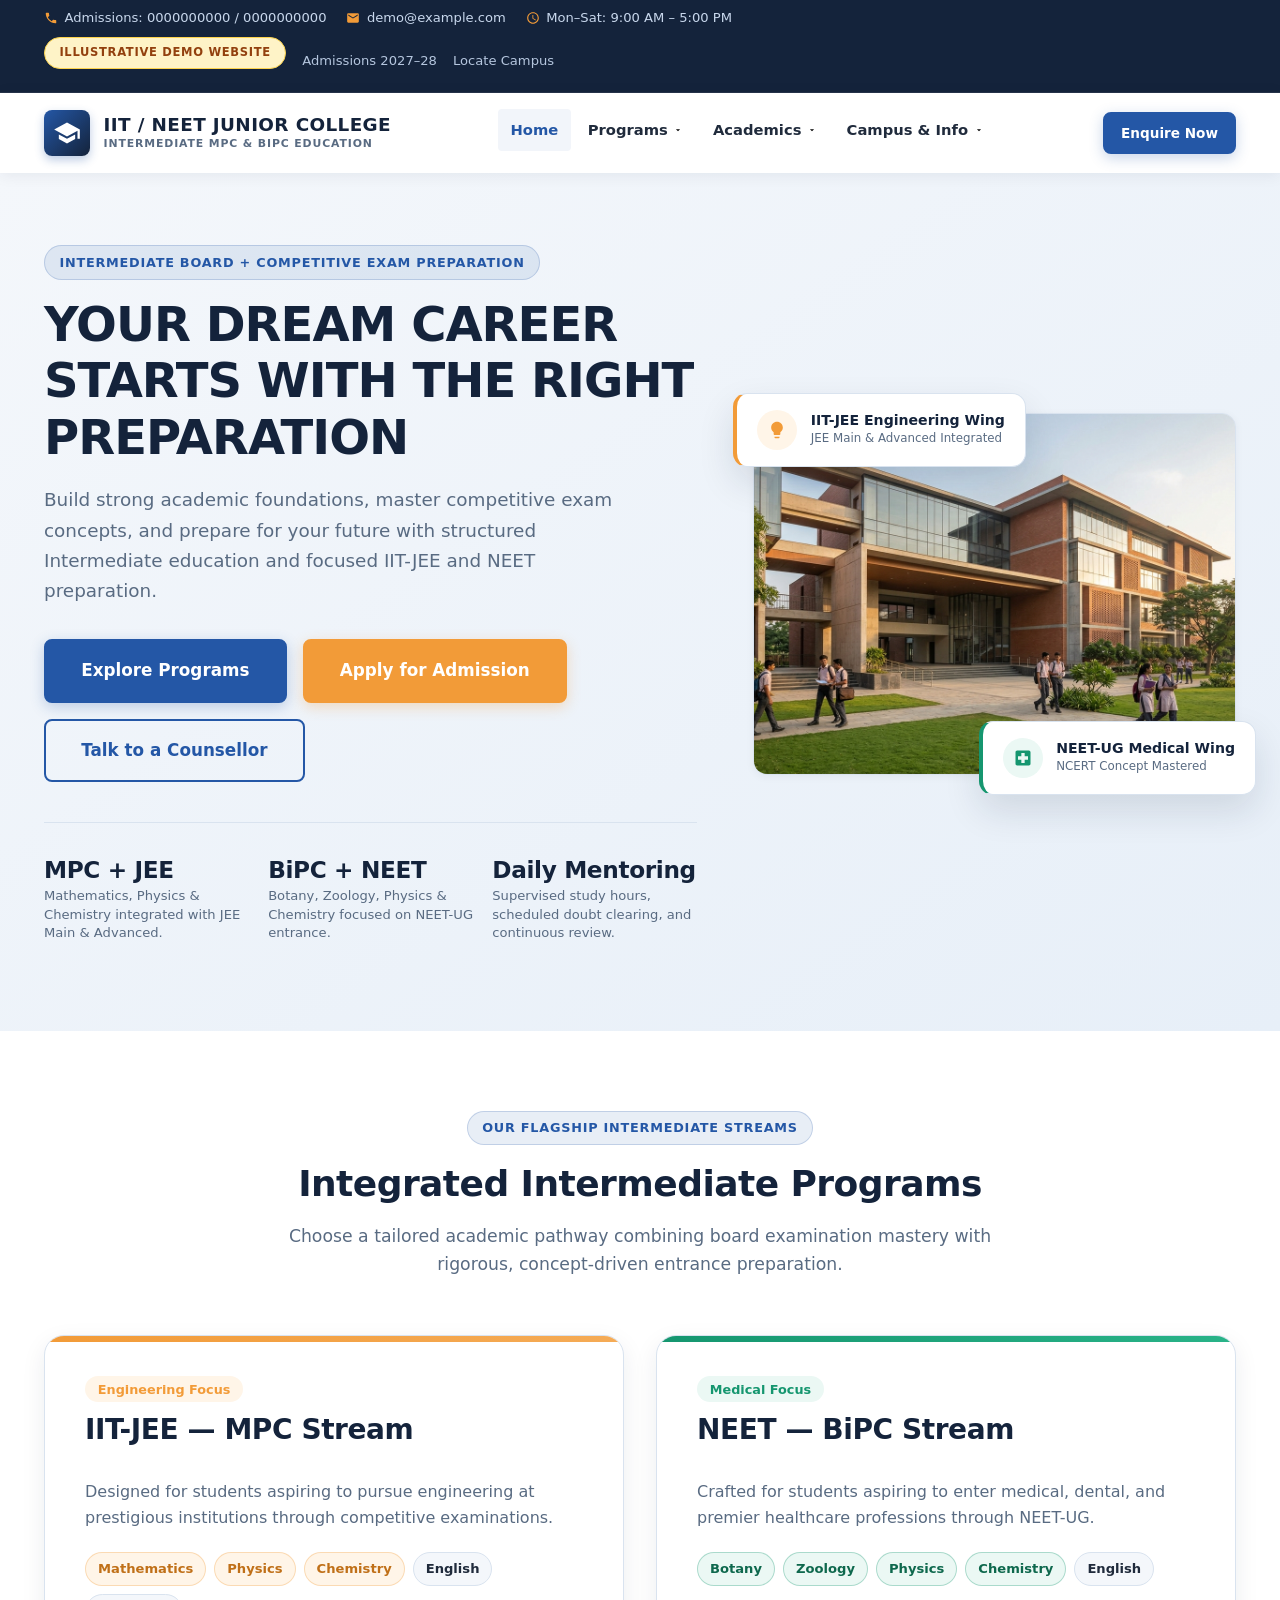
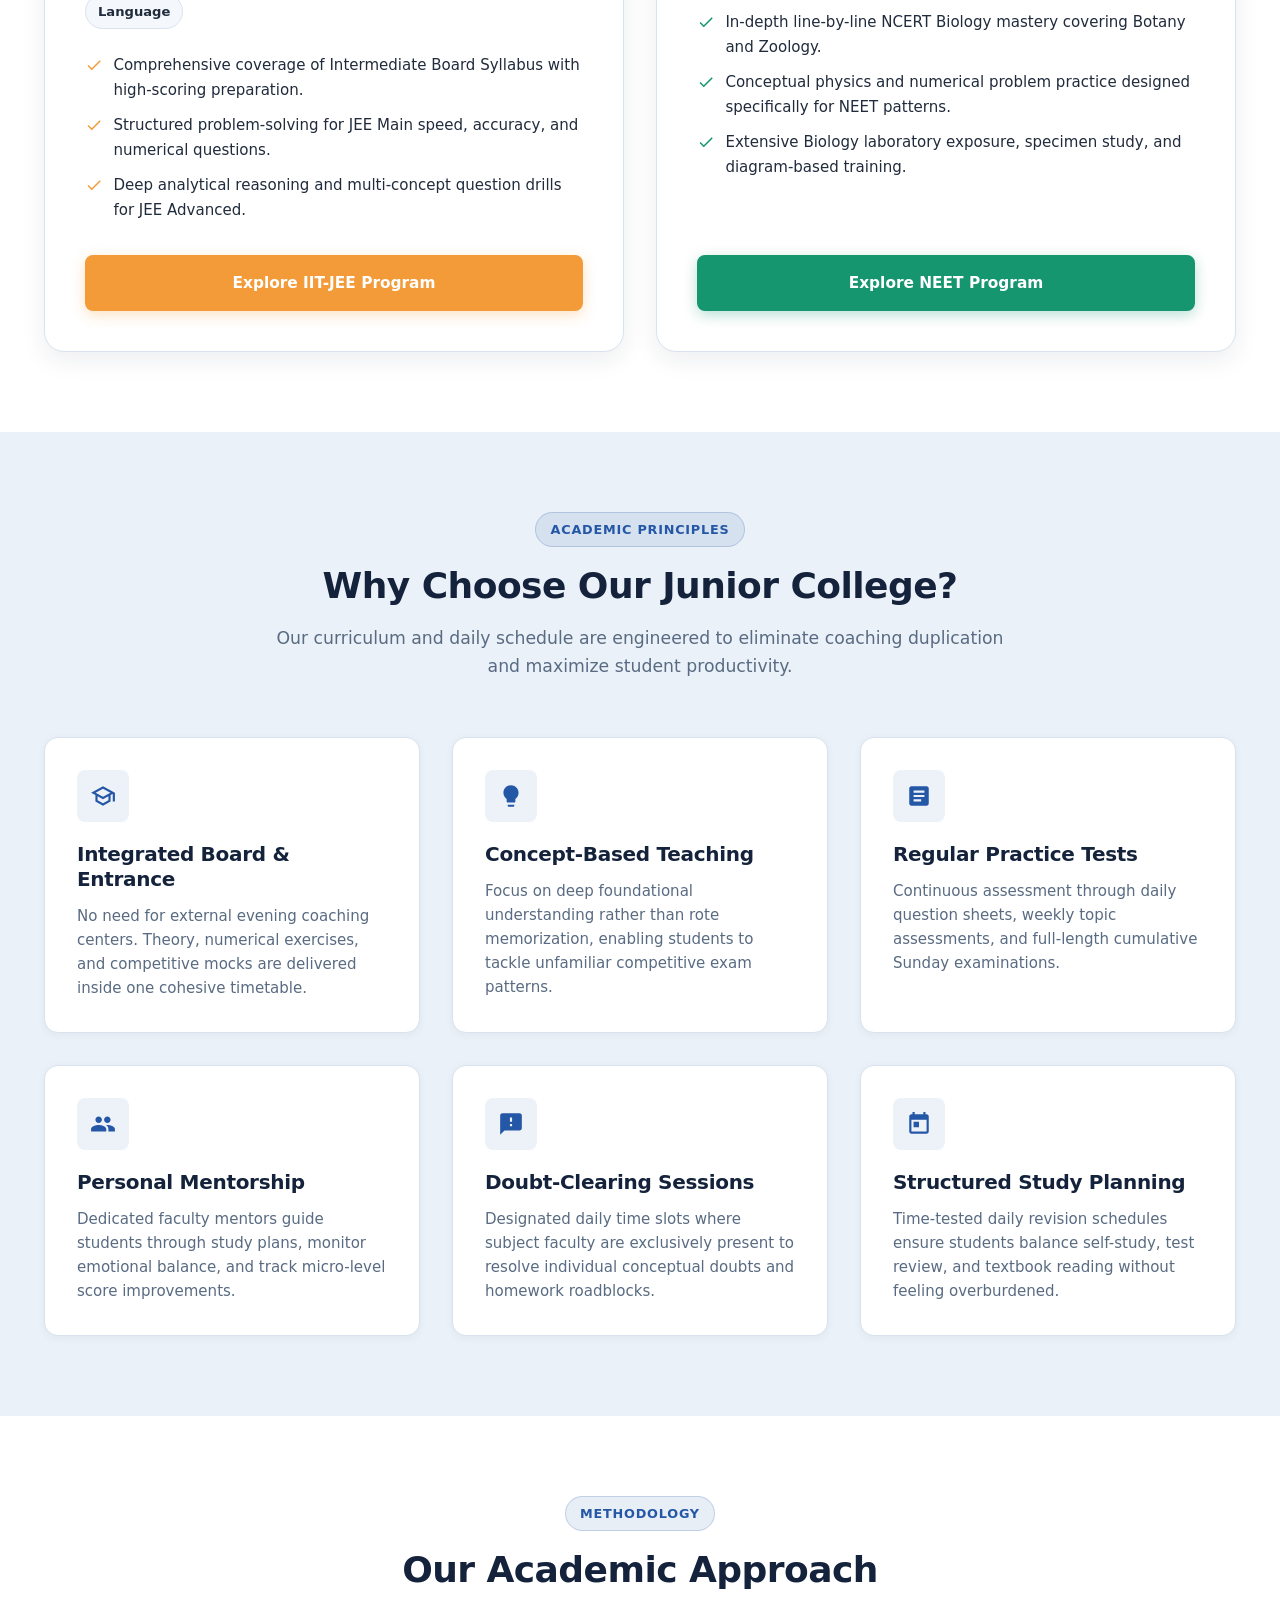
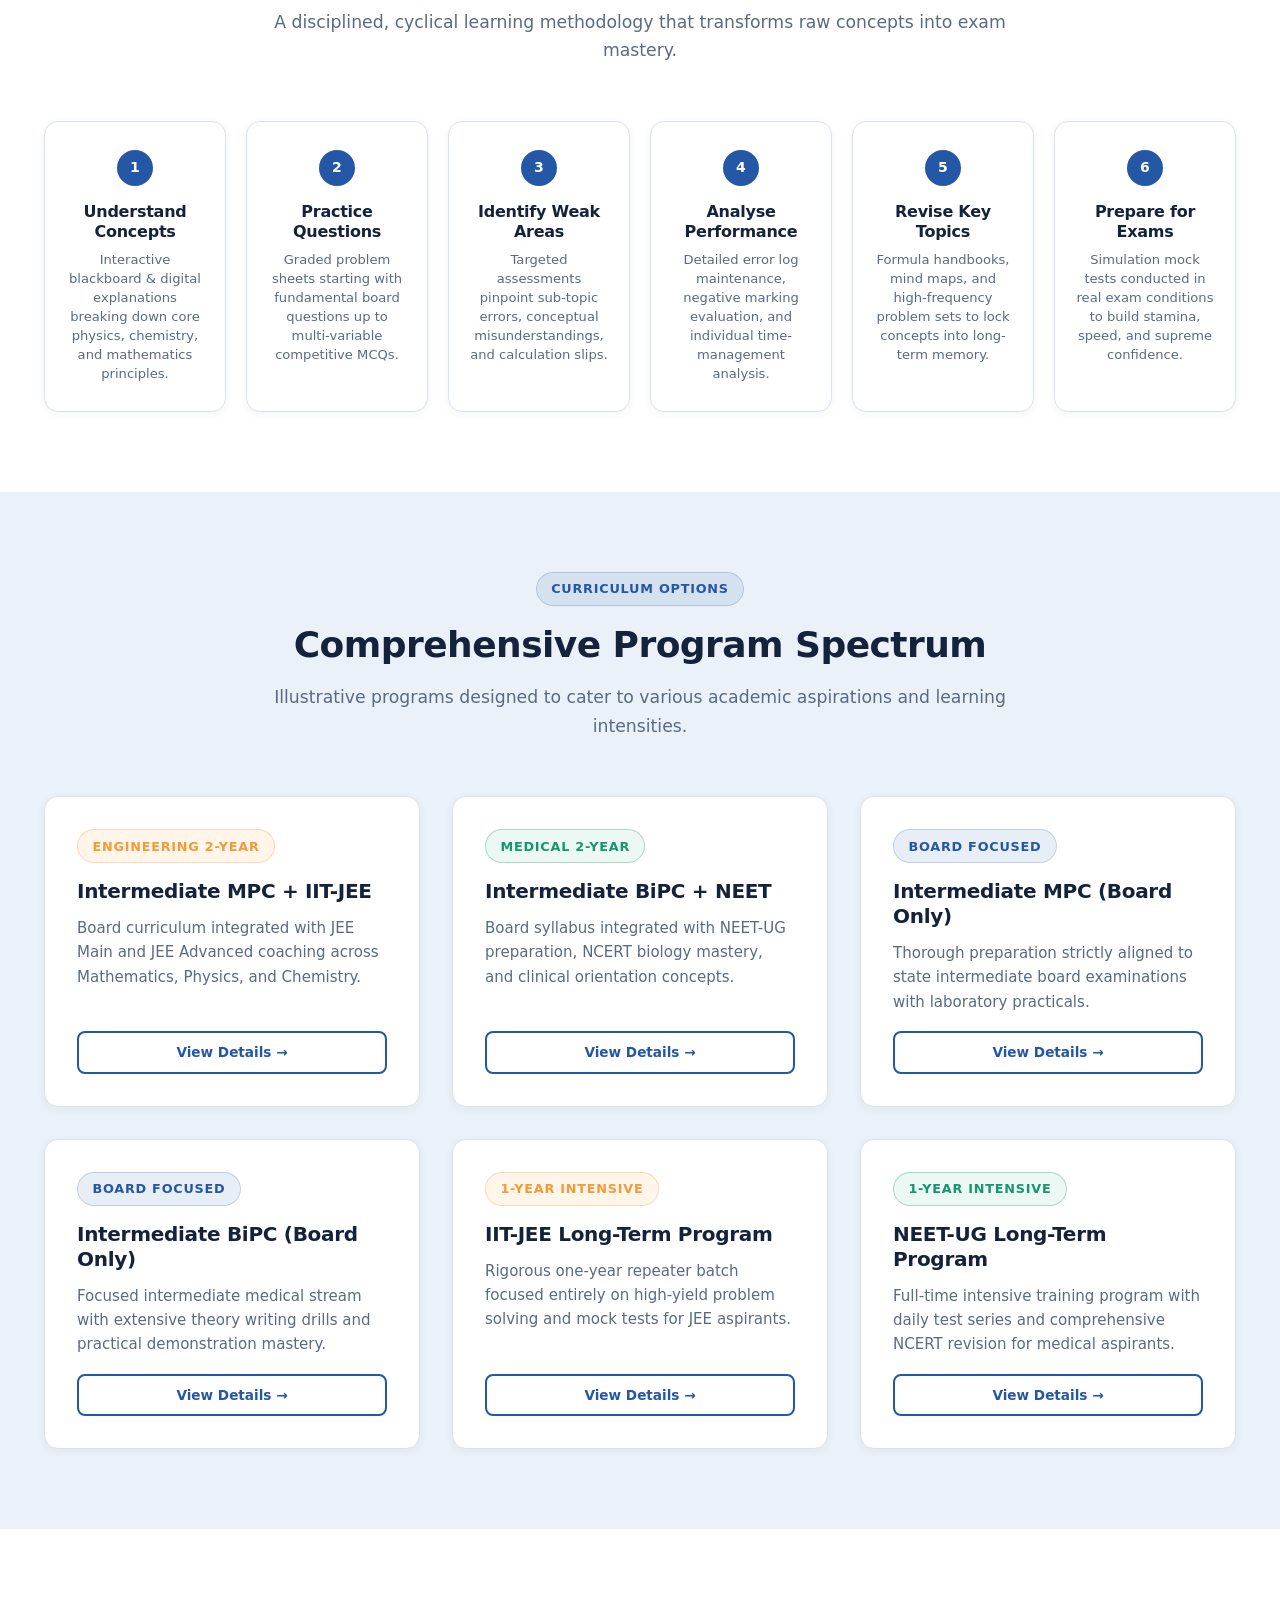
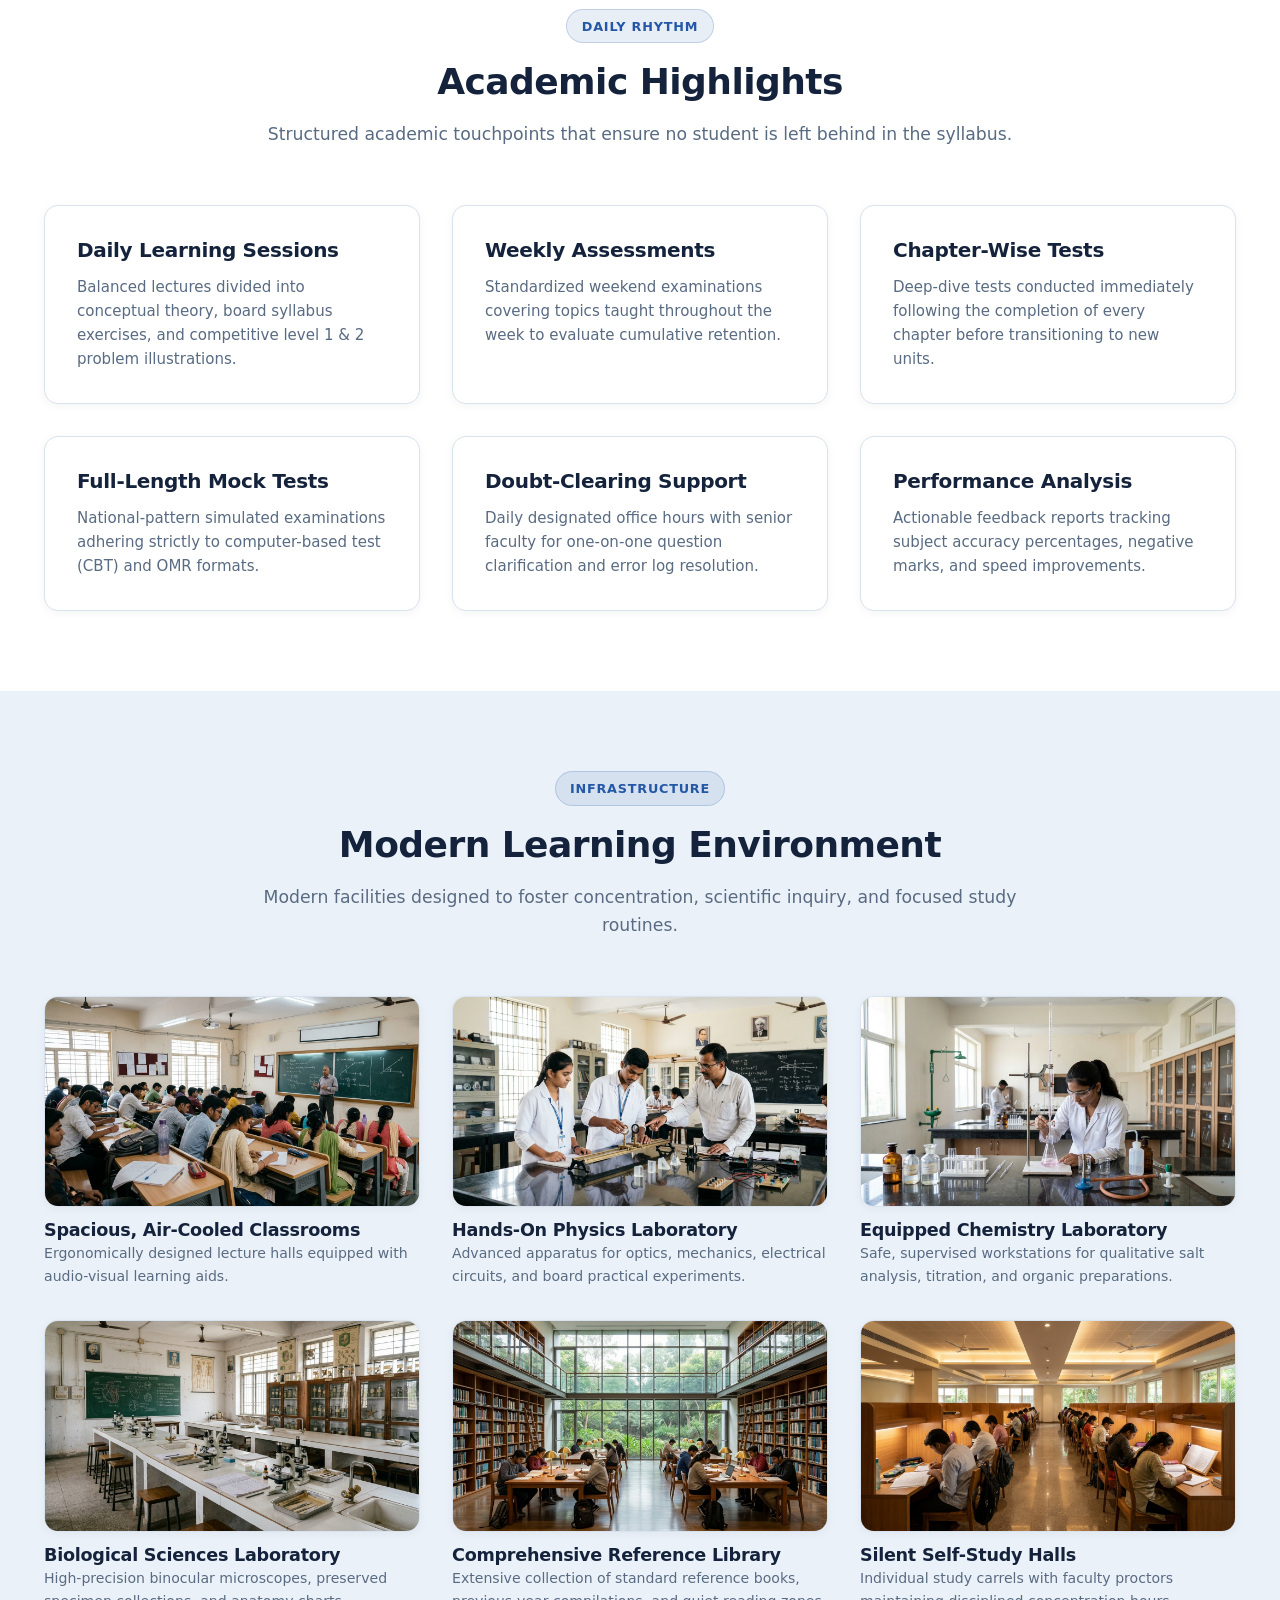
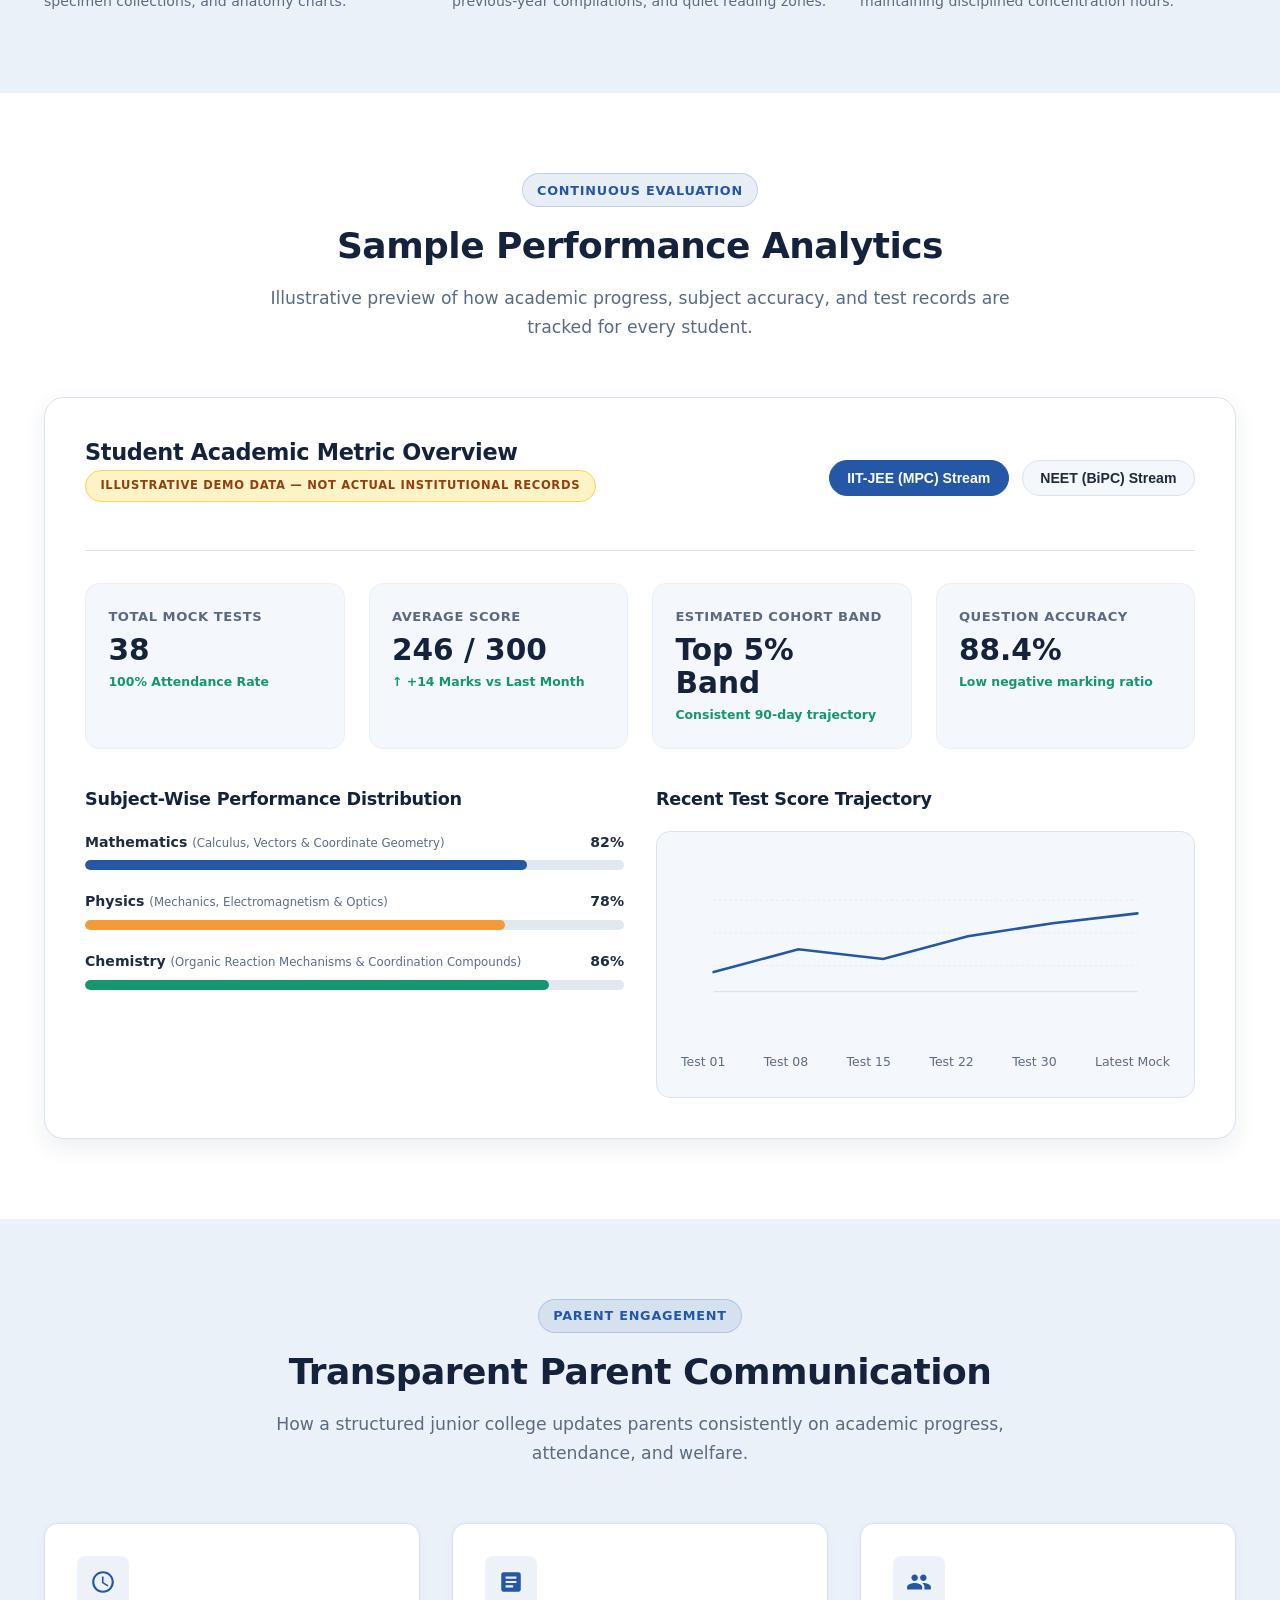
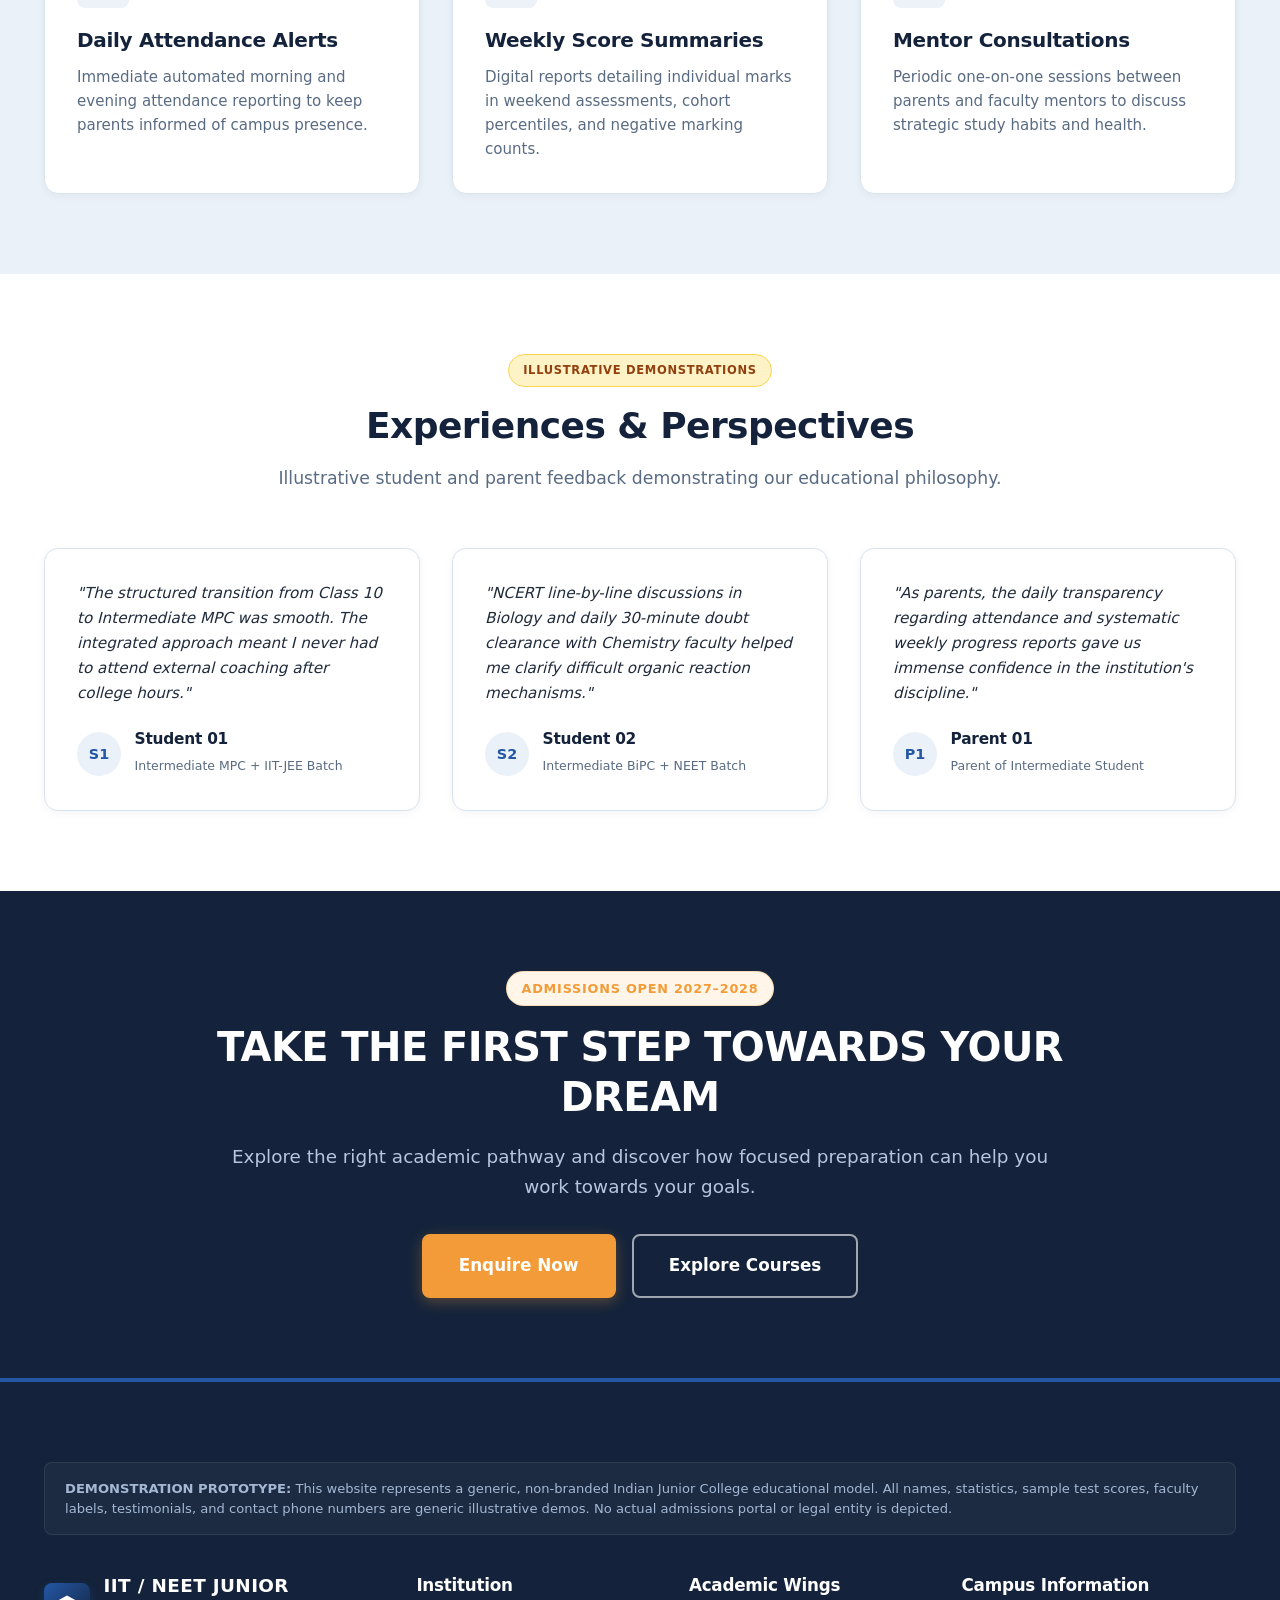
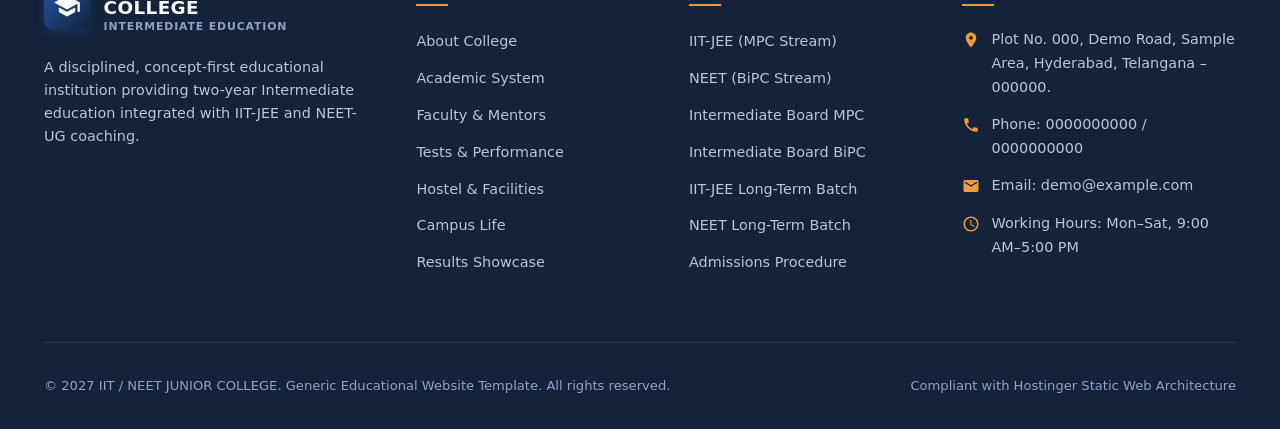
<file: index.html>
<!DOCTYPE html>
<html lang="en">
<head>
  <meta charset="UTF-8">
  <meta name="viewport" content="width=device-width, initial-scale=1.0">
  <title>IIT NEET Junior College Website | Integrated Intermediate Education</title>
  <meta name="description" content="Generic Indian Junior College offering Intermediate MPC & BiPC with integrated IIT-JEE and NEET preparation. Build strong academic foundations and concept-based learning.">
  <link rel="stylesheet" href="assets/css/style.css">
  <meta property="og:title" content="IIT / NEET JUNIOR COLLEGE — Integrated Intermediate Education">
  <meta property="og:description" content="Structured Intermediate board curriculum integrated with comprehensive IIT-JEE and NEET coaching for Class 10 graduates.">
  <meta property="og:type" content="website">
</head>
<body>

  <!-- Top Bar -->
  <div class="topbar">
    <div class="container topbar-content">
      <div class="topbar-info">
        <span class="topbar-item">
          <svg viewBox="0 0 24 24"><path d="M6.62 10.79c1.44 2.83 3.76 5.14 6.59 6.59l2.2-2.2c.27-.27.67-.36 1.02-.24 1.12.37 2.33.57 3.57.57.55 0 1 .45 1 1V20c0 .55-.45 1-1 1-9.39 0-17-7.61-17-17 0-.55.45-1 1-1h3.5c.55 0 1 .45 1 1 0 1.25.2 2.45.57 3.57.11.35.03.74-.25 1.02l-2.2 2.2z"/></svg>
          Admissions: 0000000000 / 0000000000
        </span>
        <span class="topbar-item">
          <svg viewBox="0 0 24 24"><path d="M20 4H4c-1.1 0-1.99.9-1.99 2L2 18c0 1.1.9 2 2 2h16c1.1 0 2-.9 2-2V6c0-1.1-.9-2-2-2zm0 4l-8 5-8-5V6l8 5 8-5v2z"/></svg>
          demo@example.com
        </span>
        <span class="topbar-item">
          <svg viewBox="0 0 24 24"><path d="M11.99 2C6.47 2 2 6.48 2 12s4.47 10 9.99 10C17.52 22 22 17.52 22 12S17.52 2 11.99 2zM12 20c-4.42 0-8-3.58-8-8s3.58-8 8-8 8 3.58 8 8-3.58 8-8 8zm.5-13H11v6l5.25 3.15.75-1.23-4.5-2.67z"/></svg>
          Mon–Sat: 9:00 AM – 5:00 PM
        </span>
      </div>
      <div class="topbar-links">
        <span class="badge badge-demo">Illustrative Demo Website</span>
        <a href="admissions.html" class="topbar-link">Admissions 2027–28</a>
        <a href="contact.html" class="topbar-link">Locate Campus</a>
      </div>
    </div>
  </div>

  <!-- Header Navigation -->
  <header class="site-header">
    <div class="container header-container">
      <a href="index.html" class="brand" aria-label="Junior College Home">
        <div class="brand-emblem" aria-hidden="true">
          <!-- Emblem SVG: Graduation Cap & Atom Core -->
          <svg viewBox="0 0 24 24"><path d="M5 13.18v4L12 21l7-3.82v-4L12 17l-7-3.82zM12 3L1 9l11 6 9-4.91V17h2V9L12 3z"/></svg>
        </div>
        <div class="brand-text">
          <span class="brand-title">IIT / NEET JUNIOR COLLEGE</span>
          <span class="brand-subtitle">Intermediate MPC & BiPC Education</span>
        </div>
      </a>

      <!-- Desktop & Mobile Navigation Links (Clean 4 Top-Level Items + Dropdowns) -->
      <nav aria-label="Main Navigation">
        <ul class="nav-menu">
          <li class="nav-item active"><a href="index.html" class="nav-link">Home</a></li>
          
          <!-- Programs Dropdown -->
          <li class="nav-item dropdown">
            <a href="programs.html" class="nav-link nav-dropdown-trigger" aria-haspopup="true">
              Programs
              <svg viewBox="0 0 24 24"><path d="M7 10l5 5 5-5z"/></svg>
            </a>
            <ul class="dropdown-menu">
              <li class="dropdown-item"><a href="programs.html#mpc-jee">Intermediate MPC + IIT-JEE <small>Engineering Stream (2-Year Integrated)</small></a></li>
              <li class="dropdown-item"><a href="programs.html#bipc-neet">Intermediate BiPC + NEET <small>Medical Stream (2-Year Integrated)</small></a></li>
              <li class="dropdown-item"><a href="iit-jee.html">Dedicated IIT-JEE Wing <small>Engineering Entrance Focus</small></a></li>
              <li class="dropdown-item"><a href="neet.html">Dedicated NEET Wing <small>Medical Entrance Focus</small></a></li>
              <li class="dropdown-item"><a href="programs.html#jee-longterm">Long-Term Intensive Batches <small>Repeater & Advanced Coaching</small></a></li>
              <li class="dropdown-item"><a href="programs.html">All Programs Overview <small>Compare Intermediate Pathways</small></a></li>
            </ul>
          </li>

          <!-- Academics Dropdown -->
          <li class="nav-item dropdown">
            <a href="academics.html" class="nav-link nav-dropdown-trigger" aria-haspopup="true">
              Academics
              <svg viewBox="0 0 24 24"><path d="M7 10l5 5 5-5z"/></svg>
            </a>
            <ul class="dropdown-menu">
              <li class="dropdown-item"><a href="academics.html">Academic System & Schedule <small>Curriculum, Routine & Timetable</small></a></li>
              <li class="dropdown-item"><a href="faculty.html">Faculty & Mentorship <small>Subject Specialists & Mentors</small></a></li>
              <li class="dropdown-item"><a href="test-series.html">Tests & Performance <small>Testing Hierarchy & Dashboard</small></a></li>
              <li class="dropdown-item"><a href="results.html">Results & Achievements <small>Academic Milestone Showcase</small></a></li>
            </ul>
          </li>

          <!-- Campus & Info Dropdown -->
          <li class="nav-item dropdown">
            <a href="about.html" class="nav-link nav-dropdown-trigger" aria-haspopup="true">
              Campus & Info
              <svg viewBox="0 0 24 24"><path d="M7 10l5 5 5-5z"/></svg>
            </a>
            <ul class="dropdown-menu dropdown-menu-right">
              <li class="dropdown-item"><a href="about.html">About College <small>Vision, Mission & Philosophy</small></a></li>
              <li class="dropdown-item"><a href="admissions.html">Admissions 2027–28 <small>Process, Eligibility & Checklist</small></a></li>
              <li class="dropdown-item"><a href="hostel.html">Hostel & Living <small>Residential Student Facilities</small></a></li>
              <li class="dropdown-item"><a href="campus-life.html">Campus Life <small>Activities, Olympiads & Events</small></a></li>
              <li class="dropdown-item"><a href="contact.html">Contact Us <small>Campus Location & Counselling Cell</small></a></li>
            </ul>
          </li>
        </ul>
      </nav>

      <div class="header-actions">
        <a href="admissions.html" class="btn btn-primary btn-sm">Enquire Now</a>
        <button class="mobile-nav-toggle" aria-label="Toggle Navigation Menu" aria-expanded="false">
          <svg viewBox="0 0 24 24"><path d="M3 18h18v-2H3v2zm0-5h18v-2H3v2zm0-7v2h18V6H3z"/></svg>
        </button>
      </div>
    </div>
  </header>

  <main>
    <!-- Section 1: Hero Section -->
    <section class="hero">
      <div class="container hero-grid">
        <div class="hero-content">
          <div class="badge badge-royal">Intermediate Board + Competitive Exam Preparation</div>
          <h1 class="hero-headline">YOUR DREAM CAREER STARTS WITH THE RIGHT PREPARATION</h1>
          <p class="hero-subtext">
            Build strong academic foundations, master competitive exam concepts, and prepare for your future with structured Intermediate education and focused IIT-JEE and NEET preparation.
          </p>
          <div class="btn-group">
            <a href="programs.html" class="btn btn-primary btn-lg">Explore Programs</a>
            <a href="admissions.html" class="btn btn-orange btn-lg">Apply for Admission</a>
            <a href="contact.html" class="btn btn-secondary btn-lg">Talk to a Counsellor</a>
          </div>

          <!-- Hero Highlights -->
          <div class="hero-highlights">
            <div class="hero-stat-item">
              <h4>MPC + JEE</h4>
              <p>Mathematics, Physics & Chemistry integrated with JEE Main & Advanced.</p>
            </div>
            <div class="hero-stat-item">
              <h4>BiPC + NEET</h4>
              <p>Botany, Zoology, Physics & Chemistry focused on NEET-UG entrance.</p>
            </div>
            <div class="hero-stat-item">
              <h4>Daily Mentoring</h4>
              <p>Supervised study hours, scheduled doubt clearing, and continuous review.</p>
            </div>
          </div>
        </div>

        <!-- Hero Media Wrapper with Floating Badges -->
        <div class="hero-media-wrapper">
          <!-- Floating JEE Card -->
          <div class="hero-floating-card floating-jee">
            <div class="floating-icon floating-icon-jee">
              <svg viewBox="0 0 24 24"><path d="M9 21c0 .55.45 1 1 1h4c.55 0 1-.45 1-1v-1H9v1zm3-19C8.14 2 5 5.14 5 9c0 2.38 1.19 4.47 3 5.74V17c0 .55.45 1 1 1h6c.55 0 1-.45 1-1v-2.26c1.81-1.27 3-3.36 3-5.74 0-3.86-3.14-7-7-7z"/></svg>
            </div>
            <div>
              <div class="floating-title">IIT-JEE Engineering Wing</div>
              <div class="floating-sub">JEE Main & Advanced Integrated</div>
            </div>
          </div>

          <!-- Hero Image Frame -->
          <div class="img-frame ratio-4-3">
            <img src="images/hero-junior-college.jpeg" alt="Academic Campus & Learning Environment" loading="eager">
          </div>

          <!-- Floating NEET Card -->
          <div class="hero-floating-card floating-neet">
            <div class="floating-icon floating-icon-neet">
              <svg viewBox="0 0 24 24"><path d="M19 3H5c-1.1 0-1.99.9-1.99 2L3 19c0 1.1.9 2 2 2h14c1.1 0 2-.9 2-2V5c0-1.1-.9-2-2-2zm-1 11h-4v4h-4v-4H6v-4h4V6h4v4h4v4z"/></svg>
            </div>
            <div>
              <div class="floating-title">NEET-UG Medical Wing</div>
              <div class="floating-sub">NCERT Concept Mastered</div>
            </div>
          </div>
        </div>
      </div>
    </section>

    <!-- Section 2: Two Major Academic Programs -->
    <section class="section section-white">
      <div class="container">
        <div class="section-header">
          <div class="badge badge-royal">Our Flagship Intermediate Streams</div>
          <h2 class="section-title">Integrated Intermediate Programs</h2>
          <p class="section-subtitle">
            Choose a tailored academic pathway combining board examination mastery with rigorous, concept-driven entrance preparation.
          </p>
        </div>

        <div class="grid-2">
          <!-- IIT-JEE Card -->
          <div class="stream-card stream-card-jee">
            <div>
              <div class="stream-header">
                <div>
                  <span class="stream-badge-jee">Engineering Focus</span>
                  <h3 class="stream-title" style="margin-top: 0.6rem;">IIT-JEE — MPC Stream</h3>
                </div>
              </div>
              <p>Designed for students aspiring to pursue engineering at prestigious institutions through competitive examinations.</p>
              
              <div class="stream-pills">
                <span class="pill pill-orange">Mathematics</span>
                <span class="pill pill-orange">Physics</span>
                <span class="pill pill-orange">Chemistry</span>
                <span class="pill">English</span>
                <span class="pill">Language</span>
              </div>

              <ul class="checklist checklist-jee">
                <li>
                  <svg viewBox="0 0 24 24"><path d="M9 16.17L4.83 12l-1.42 1.41L9 19 21 7l-1.41-1.41L9 16.17z"/></svg>
                  <span>Comprehensive coverage of Intermediate Board Syllabus with high-scoring preparation.</span>
                </li>
                <li>
                  <svg viewBox="0 0 24 24"><path d="M9 16.17L4.83 12l-1.42 1.41L9 19 21 7l-1.41-1.41L9 16.17z"/></svg>
                  <span>Structured problem-solving for JEE Main speed, accuracy, and numerical questions.</span>
                </li>
                <li>
                  <svg viewBox="0 0 24 24"><path d="M9 16.17L4.83 12l-1.42 1.41L9 19 21 7l-1.41-1.41L9 16.17z"/></svg>
                  <span>Deep analytical reasoning and multi-concept question drills for JEE Advanced.</span>
                </li>
              </ul>
            </div>
            <div>
              <a href="iit-jee.html" class="btn btn-orange" style="width: 100%;">Explore IIT-JEE Program</a>
            </div>
          </div>

          <!-- NEET Card -->
          <div class="stream-card stream-card-neet">
            <div>
              <div class="stream-header">
                <div>
                  <span class="stream-badge-neet">Medical Focus</span>
                  <h3 class="stream-title" style="margin-top: 0.6rem;">NEET — BiPC Stream</h3>
                </div>
              </div>
              <p>Crafted for students aspiring to enter medical, dental, and premier healthcare professions through NEET-UG.</p>
              
              <div class="stream-pills">
                <span class="pill pill-green">Botany</span>
                <span class="pill pill-green">Zoology</span>
                <span class="pill pill-green">Physics</span>
                <span class="pill pill-green">Chemistry</span>
                <span class="pill">English</span>
              </div>

              <ul class="checklist checklist-neet">
                <li>
                  <svg viewBox="0 0 24 24"><path d="M9 16.17L4.83 12l-1.42 1.41L9 19 21 7l-1.41-1.41L9 16.17z"/></svg>
                  <span>In-depth line-by-line NCERT Biology mastery covering Botany and Zoology.</span>
                </li>
                <li>
                  <svg viewBox="0 0 24 24"><path d="M9 16.17L4.83 12l-1.42 1.41L9 19 21 7l-1.41-1.41L9 16.17z"/></svg>
                  <span>Conceptual physics and numerical problem practice designed specifically for NEET patterns.</span>
                </li>
                <li>
                  <svg viewBox="0 0 24 24"><path d="M9 16.17L4.83 12l-1.42 1.41L9 19 21 7l-1.41-1.41L9 16.17z"/></svg>
                  <span>Extensive Biology laboratory exposure, specimen study, and diagram-based training.</span>
                </li>
              </ul>
            </div>
            <div>
              <a href="neet.html" class="btn btn-green" style="width: 100%;">Explore NEET Program</a>
            </div>
          </div>
        </div>
      </div>
    </section>

    <!-- Section 3: Why Choose Our Junior College? -->
    <section class="section section-alt">
      <div class="container">
        <div class="section-header">
          <div class="badge badge-royal">Academic Principles</div>
          <h2 class="section-title">Why Choose Our Junior College?</h2>
          <p class="section-subtitle">
            Our curriculum and daily schedule are engineered to eliminate coaching duplication and maximize student productivity.
          </p>
        </div>

        <div class="grid-3">
          <div class="card">
            <div class="card-icon">
              <svg viewBox="0 0 24 24"><path d="M12 3L1 9l4 2.18v6L12 21l7-3.82v-6l2-1.09V17h2V9L12 3zm6.82 6L12 12.72 5.18 9 12 5.28 18.82 9zM17 15.99l-5 2.73-5-2.73v-3.72L12 15l5-2.73v3.72z"/></svg>
            </div>
            <h3 class="card-title">Integrated Board & Entrance</h3>
            <p class="card-desc">No need for external evening coaching centers. Theory, numerical exercises, and competitive mocks are delivered inside one cohesive timetable.</p>
          </div>

          <div class="card">
            <div class="card-icon">
              <svg viewBox="0 0 24 24"><path d="M9 21c0 .55.45 1 1 1h4c.55 0 1-.45 1-1v-1H9v1zm3-19C8.14 2 5 5.14 5 9c0 2.38 1.19 4.47 3 5.74V17c0 .55.45 1 1 1h6c.55 0 1-.45 1-1v-2.26c1.81-1.27 3-3.36 3-5.74 0-3.86-3.14-7-7-7z"/></svg>
            </div>
            <h3 class="card-title">Concept-Based Teaching</h3>
            <p class="card-desc">Focus on deep foundational understanding rather than rote memorization, enabling students to tackle unfamiliar competitive exam patterns.</p>
          </div>

          <div class="card">
            <div class="card-icon">
              <svg viewBox="0 0 24 24"><path d="M19 3H5c-1.1 0-2 .9-2 2v14c0 1.1.9 2 2 2h14c1.1 0 2-.9 2-2V5c0-1.1-.9-2-2-2zm-5 14H7v-2h7v2zm3-4H7v-2h10v2zm0-4H7V7h10v2z"/></svg>
            </div>
            <h3 class="card-title">Regular Practice Tests</h3>
            <p class="card-desc">Continuous assessment through daily question sheets, weekly topic assessments, and full-length cumulative Sunday examinations.</p>
          </div>

          <div class="card">
            <div class="card-icon">
              <svg viewBox="0 0 24 24"><path d="M16 11c1.66 0 2.99-1.34 2.99-3S17.66 5 16 5c-1.66 0-3 1.34-3 3s1.34 3 3 3zm-8 0c1.66 0 2.99-1.34 2.99-3S9.66 5 8 5C6.34 5 5 6.34 5 8s1.34 3 3 3zm0 2c-2.33 0-7 1.17-7 3.5V19h14v-2.5c0-2.33-4.67-3.5-7-3.5zm8 0c-.29 0-.62.02-.97.05 1.16.84 1.97 1.97 1.97 3.45V19h6v-2.5c0-2.33-4.67-3.5-7-3.5z"/></svg>
            </div>
            <h3 class="card-title">Personal Mentorship</h3>
            <p class="card-desc">Dedicated faculty mentors guide students through study plans, monitor emotional balance, and track micro-level score improvements.</p>
          </div>

          <div class="card">
            <div class="card-icon">
              <svg viewBox="0 0 24 24"><path d="M20 2H4c-1.1 0-1.99.9-1.99 2L2 22l4-4h14c1.1 0 2-.9 2-2V4c0-1.1-.9-2-2-2zm-7 12h-2v-2h2v2zm0-4h-2V6h2v4z"/></svg>
            </div>
            <h3 class="card-title">Doubt-Clearing Sessions</h3>
            <p class="card-desc">Designated daily time slots where subject faculty are exclusively present to resolve individual conceptual doubts and homework roadblocks.</p>
          </div>

          <div class="card">
            <div class="card-icon">
              <svg viewBox="0 0 24 24"><path d="M19 3h-1V1h-2v2H8V1H6v2H5c-1.11 0-1.99.9-1.99 2L3 19c0 1.1.89 2 2 2h14c1.1 0 2-.9 2-2V5c0-1.1-.9-2-2-2zm0 16H5V8h14v11zM7 10h5v5H7z"/></svg>
            </div>
            <h3 class="card-title">Structured Study Planning</h3>
            <p class="card-desc">Time-tested daily revision schedules ensure students balance self-study, test review, and textbook reading without feeling overburdened.</p>
          </div>
        </div>
      </div>
    </section>

    <!-- Section 4: Our Academic Approach (Visual Journey) -->
    <section class="section section-white">
      <div class="container">
        <div class="section-header">
          <div class="badge badge-royal">Methodology</div>
          <h2 class="section-title">Our Academic Approach</h2>
          <p class="section-subtitle">A disciplined, cyclical learning methodology that transforms raw concepts into exam mastery.</p>
        </div>

        <div class="journey-grid">
          <div class="journey-step">
            <div class="step-num">1</div>
            <h3 class="step-title">Understand Concepts</h3>
            <p class="step-desc">Interactive blackboard & digital explanations breaking down core physics, chemistry, and mathematics principles.</p>
          </div>

          <div class="journey-step">
            <div class="step-num">2</div>
            <h3 class="step-title">Practice Questions</h3>
            <p class="step-desc">Graded problem sheets starting with fundamental board questions up to multi-variable competitive MCQs.</p>
          </div>

          <div class="journey-step">
            <div class="step-num">3</div>
            <h3 class="step-title">Identify Weak Areas</h3>
            <p class="step-desc">Targeted assessments pinpoint sub-topic errors, conceptual misunderstandings, and calculation slips.</p>
          </div>

          <div class="journey-step">
            <div class="step-num">4</div>
            <h3 class="step-title">Analyse Performance</h3>
            <p class="step-desc">Detailed error log maintenance, negative marking evaluation, and individual time-management analysis.</p>
          </div>

          <div class="journey-step">
            <div class="step-num">5</div>
            <h3 class="step-title">Revise Key Topics</h3>
            <p class="step-desc">Formula handbooks, mind maps, and high-frequency problem sets to lock concepts into long-term memory.</p>
          </div>

          <div class="journey-step">
            <div class="step-num">6</div>
            <h3 class="step-title">Prepare for Exams</h3>
            <p class="step-desc">Simulation mock tests conducted in real exam conditions to build stamina, speed, and supreme confidence.</p>
          </div>
        </div>
      </div>
    </section>

    <!-- Section 5: Programs Overview -->
    <section class="section section-alt">
      <div class="container">
        <div class="section-header">
          <div class="badge badge-royal">Curriculum Options</div>
          <h2 class="section-title">Comprehensive Program Spectrum</h2>
          <p class="section-subtitle">Illustrative programs designed to cater to various academic aspirations and learning intensities.</p>
        </div>

        <div class="grid-3">
          <div class="card">
            <span class="badge badge-orange" style="width: fit-content;">Engineering 2-Year</span>
            <h3 class="card-title">Intermediate MPC + IIT-JEE</h3>
            <p class="card-desc">Board curriculum integrated with JEE Main and JEE Advanced coaching across Mathematics, Physics, and Chemistry.</p>
            <a href="programs.html#mpc-jee" class="btn btn-secondary btn-sm" style="margin-top: auto;">View Details &rarr;</a>
          </div>

          <div class="card">
            <span class="badge badge-green" style="width: fit-content;">Medical 2-Year</span>
            <h3 class="card-title">Intermediate BiPC + NEET</h3>
            <p class="card-desc">Board syllabus integrated with NEET-UG preparation, NCERT biology mastery, and clinical orientation concepts.</p>
            <a href="programs.html#bipc-neet" class="btn btn-secondary btn-sm" style="margin-top: auto;">View Details &rarr;</a>
          </div>

          <div class="card">
            <span class="badge badge-royal" style="width: fit-content;">Board Focused</span>
            <h3 class="card-title">Intermediate MPC (Board Only)</h3>
            <p class="card-desc">Thorough preparation strictly aligned to state intermediate board examinations with laboratory practicals.</p>
            <a href="programs.html#mpc-regular" class="btn btn-secondary btn-sm" style="margin-top: auto;">View Details &rarr;</a>
          </div>

          <div class="card">
            <span class="badge badge-royal" style="width: fit-content;">Board Focused</span>
            <h3 class="card-title">Intermediate BiPC (Board Only)</h3>
            <p class="card-desc">Focused intermediate medical stream with extensive theory writing drills and practical demonstration mastery.</p>
            <a href="programs.html#bipc-regular" class="btn btn-secondary btn-sm" style="margin-top: auto;">View Details &rarr;</a>
          </div>

          <div class="card">
            <span class="badge badge-orange" style="width: fit-content;">1-Year Intensive</span>
            <h3 class="card-title">IIT-JEE Long-Term Program</h3>
            <p class="card-desc">Rigorous one-year repeater batch focused entirely on high-yield problem solving and mock tests for JEE aspirants.</p>
            <a href="programs.html#jee-longterm" class="btn btn-secondary btn-sm" style="margin-top: auto;">View Details &rarr;</a>
          </div>

          <div class="card">
            <span class="badge badge-green" style="width: fit-content;">1-Year Intensive</span>
            <h3 class="card-title">NEET-UG Long-Term Program</h3>
            <p class="card-desc">Full-time intensive training program with daily test series and comprehensive NCERT revision for medical aspirants.</p>
            <a href="programs.html#neet-longterm" class="btn btn-secondary btn-sm" style="margin-top: auto;">View Details &rarr;</a>
          </div>
        </div>
      </div>
    </section>

    <!-- Section 6: Academic Highlights -->
    <section class="section section-white">
      <div class="container">
        <div class="section-header">
          <div class="badge badge-royal">Daily Rhythm</div>
          <h2 class="section-title">Academic Highlights</h2>
          <p class="section-subtitle">Structured academic touchpoints that ensure no student is left behind in the syllabus.</p>
        </div>

        <div class="grid-3">
          <div class="card">
            <h3 class="card-title">Daily Learning Sessions</h3>
            <p class="card-desc">Balanced lectures divided into conceptual theory, board syllabus exercises, and competitive level 1 & 2 problem illustrations.</p>
          </div>
          <div class="card">
            <h3 class="card-title">Weekly Assessments</h3>
            <p class="card-desc">Standardized weekend examinations covering topics taught throughout the week to evaluate cumulative retention.</p>
          </div>
          <div class="card">
            <h3 class="card-title">Chapter-Wise Tests</h3>
            <p class="card-desc">Deep-dive tests conducted immediately following the completion of every chapter before transitioning to new units.</p>
          </div>
          <div class="card">
            <h3 class="card-title">Full-Length Mock Tests</h3>
            <p class="card-desc">National-pattern simulated examinations adhering strictly to computer-based test (CBT) and OMR formats.</p>
          </div>
          <div class="card">
            <h3 class="card-title">Doubt-Clearing Support</h3>
            <p class="card-desc">Daily designated office hours with senior faculty for one-on-one question clarification and error log resolution.</p>
          </div>
          <div class="card">
            <h3 class="card-title">Performance Analysis</h3>
            <p class="card-desc">Actionable feedback reports tracking subject accuracy percentages, negative marks, and speed improvements.</p>
          </div>
        </div>
      </div>
    </section>

    <!-- Section 7: Learning Environment (Image Placeholders) -->
    <section class="section section-alt">
      <div class="container">
        <div class="section-header">
          <div class="badge badge-royal">Infrastructure</div>
          <h2 class="section-title">Modern Learning Environment</h2>
          <p class="section-subtitle">Modern facilities designed to foster concentration, scientific inquiry, and focused study routines.</p>
        </div>

        <div class="grid-3">
          <!-- Digital Classrooms -->
          <div>
            <div class="img-frame ratio-16-9">
              <img src="images/classroom-learning.jpeg" alt="Digital Smart Classrooms" loading="lazy">
            </div>
            <h4 style="margin-top: 0.8rem; font-size: 1.1rem;">Spacious, Air-Cooled Classrooms</h4>
            <p style="font-size: 0.88rem;">Ergonomically designed lecture halls equipped with audio-visual learning aids.</p>
          </div>

          <!-- Physics Lab -->
          <div>
            <div class="img-frame ratio-16-9">
              <img src="images/physics-laboratory.jpeg" alt="Hands-On Physics Laboratory" loading="lazy">
            </div>
            <h4 style="margin-top: 0.8rem; font-size: 1.1rem;">Hands-On Physics Laboratory</h4>
            <p style="font-size: 0.88rem;">Advanced apparatus for optics, mechanics, electrical circuits, and board practical experiments.</p>
          </div>

          <!-- Chemistry Lab -->
          <div>
            <div class="img-frame ratio-16-9">
              <img src="images/chemistry-laboratory.jpeg" alt="Equipped Chemistry Laboratory" loading="lazy">
            </div>
            <h4 style="margin-top: 0.8rem; font-size: 1.1rem;">Equipped Chemistry Laboratory</h4>
            <p style="font-size: 0.88rem;">Safe, supervised workstations for qualitative salt analysis, titration, and organic preparations.</p>
          </div>

          <!-- Biology Lab -->
          <div>
            <div class="img-frame ratio-16-9">
              <img src="images/biology-laboratory.jpeg" alt="Biological Sciences Laboratory" loading="lazy">
            </div>
            <h4 style="margin-top: 0.8rem; font-size: 1.1rem;">Biological Sciences Laboratory</h4>
            <p style="font-size: 0.88rem;">High-precision binocular microscopes, preserved specimen collections, and anatomy charts.</p>
          </div>

          <!-- Library -->
          <div>
            <div class="img-frame ratio-16-9">
              <img src="images/library.jpeg" alt="Reference Academic Library" loading="lazy">
            </div>
            <h4 style="margin-top: 0.8rem; font-size: 1.1rem;">Comprehensive Reference Library</h4>
            <p style="font-size: 0.88rem;">Extensive collection of standard reference books, previous-year compilations, and quiet reading zones.</p>
          </div>

          <!-- Study Rooms -->
          <div>
            <div class="img-frame ratio-16-9">
              <img src="images/study-hall.jpeg" alt="Supervised Study Rooms" loading="lazy">
            </div>
            <h4 style="margin-top: 0.8rem; font-size: 1.1rem;">Silent Self-Study Halls</h4>
            <p style="font-size: 0.88rem;">Individual study carrels with faculty proctors maintaining disciplined concentration hours.</p>
          </div>
        </div>
      </div>
    </section>

    <!-- Section 8: Student Performance Dashboard Preview -->
    <section class="section section-white">
      <div class="container">
        <div class="section-header">
          <div class="badge badge-royal">Continuous Evaluation</div>
          <h2 class="section-title">Sample Performance Analytics</h2>
          <p class="section-subtitle">
            Illustrative preview of how academic progress, subject accuracy, and test records are tracked for every student.
          </p>
        </div>

        <div class="dashboard-container">
          <div class="dashboard-header">
            <div>
              <h3 style="font-size: 1.4rem;">Student Academic Metric Overview</h3>
              <p style="font-size: 0.88rem; color: #5D6C84; margin-top: 0.2rem;">
                <span class="badge badge-demo">Illustrative Demo Data — Not Actual Institutional Records</span>
              </p>
            </div>
            <div class="dashboard-controls">
              <button type="button" class="switch-btn active" data-stream="jee">IIT-JEE (MPC) Stream</button>
              <button type="button" class="switch-btn" data-stream="neet">NEET (BiPC) Stream</button>
            </div>
          </div>

          <!-- Stat KPI Cards -->
          <div class="dashboard-stats-grid">
            <div class="dash-stat-card">
              <div class="dash-stat-label">Total Mock Tests</div>
              <div class="dash-stat-value" id="dashTotalTests">38</div>
              <div class="dash-stat-sub">100% Attendance Rate</div>
            </div>
            <div class="dash-stat-card">
              <div class="dash-stat-label">Average Score</div>
              <div class="dash-stat-value" id="dashAvgScore">246 / 300</div>
              <div class="dash-stat-sub">&uarr; +14 Marks vs Last Month</div>
            </div>
            <div class="dash-stat-card">
              <div class="dash-stat-label">Estimated Cohort Band</div>
              <div class="dash-stat-value" id="dashRankTrend">Top 5% Band</div>
              <div class="dash-stat-sub">Consistent 90-day trajectory</div>
            </div>
            <div class="dash-stat-card">
              <div class="dash-stat-label">Question Accuracy</div>
              <div class="dash-stat-value" id="dashAccuracy">88.4%</div>
              <div class="dash-stat-sub">Low negative marking ratio</div>
            </div>
          </div>

          <div class="grid-2">
            <!-- Subject Breakdown -->
            <div>
              <h4 style="font-size: 1.1rem; margin-bottom: 1.25rem;">Subject-Wise Performance Distribution</h4>
              <div id="dashSubjectList">
                <!-- Dynamically populated via script.js -->
              </div>
            </div>

            <!-- SVG Score Trend Line Graph -->
            <div>
              <h4 style="font-size: 1.1rem; margin-bottom: 1.25rem;">Recent Test Score Trajectory</h4>
              <div class="chart-box">
                <svg viewBox="0 0 750 180" aria-label="Performance Trend Chart">
                  <!-- Grid Lines -->
                  <line x1="50" y1="20" x2="700" y2="20" stroke="#E2E8F0" stroke-dasharray="4"/>
                  <line x1="50" y1="70" x2="700" y2="70" stroke="#E2E8F0" stroke-dasharray="4"/>
                  <line x1="50" y1="120" x2="700" y2="120" stroke="#E2E8F0" stroke-dasharray="4"/>
                  <line x1="50" y1="160" x2="700" y2="160" stroke="#CBD5E1"/>
                  <!-- Polyline dynamically updated -->
                  <polyline id="dashChartPath" fill="none" stroke="#2457A6" stroke-width="4" points="50,130 180,95 310,110 440,75 570,55 700,40" stroke-linecap="round"/>
                </svg>
                <div style="display: flex; justify-content: space-between; font-size: 0.78rem; color: #5D6C84; margin-top: 0.5rem;">
                  <span>Test 01</span>
                  <span>Test 08</span>
                  <span>Test 15</span>
                  <span>Test 22</span>
                  <span>Test 30</span>
                  <span>Latest Mock</span>
                </div>
              </div>
            </div>
          </div>
        </div>
      </div>
    </section>

    <!-- Section 9: Parent Communication System Concept -->
    <section class="section section-alt">
      <div class="container">
        <div class="section-header">
          <div class="badge badge-royal">Parent Engagement</div>
          <h2 class="section-title">Transparent Parent Communication</h2>
          <p class="section-subtitle">
            How a structured junior college updates parents consistently on academic progress, attendance, and welfare.
          </p>
        </div>

        <div class="grid-3">
          <div class="card">
            <div class="card-icon">
              <svg viewBox="0 0 24 24"><path d="M12 2C6.48 2 2 6.48 2 12s4.48 10 10 10 10-4.48 10-10S17.52 2 12 2zm0 18c-4.42 0-8-3.58-8-8s3.58-8 8-8 8 3.58 8 8-3.58 8-8 8zm.5-13H11v6l5.25 3.15.75-1.23-4.5-2.67z"/></svg>
            </div>
            <h3 class="card-title">Daily Attendance Alerts</h3>
            <p class="card-desc">Immediate automated morning and evening attendance reporting to keep parents informed of campus presence.</p>
          </div>

          <div class="card">
            <div class="card-icon">
              <svg viewBox="0 0 24 24"><path d="M19 3H5c-1.1 0-2 .9-2 2v14c0 1.1.9 2 2 2h14c1.1 0 2-.9 2-2V5c0-1.1-.9-2-2-2zm-5 14H7v-2h7v2zm3-4H7v-2h10v2zm0-4H7V7h10v2z"/></svg>
            </div>
            <h3 class="card-title">Weekly Score Summaries</h3>
            <p class="card-desc">Digital reports detailing individual marks in weekend assessments, cohort percentiles, and negative marking counts.</p>
          </div>

          <div class="card">
            <div class="card-icon">
              <svg viewBox="0 0 24 24"><path d="M16 11c1.66 0 2.99-1.34 2.99-3S17.66 5 16 5c-1.66 0-3 1.34-3 3s1.34 3 3 3zm-8 0c1.66 0 2.99-1.34 2.99-3S9.66 5 8 5C6.34 5 5 6.34 5 8s1.34 3 3 3zm0 2c-2.33 0-7 1.17-7 3.5V19h14v-2.5c0-2.33-4.67-3.5-7-3.5zm8 0c-.29 0-.62.02-.97.05 1.16.84 1.97 1.97 1.97 3.45V19h6v-2.5c0-2.33-4.67-3.5-7-3.5z"/></svg>
            </div>
            <h3 class="card-title">Mentor Consultations</h3>
            <p class="card-desc">Periodic one-on-one sessions between parents and faculty mentors to discuss strategic study habits and health.</p>
          </div>
        </div>
      </div>
    </section>

    <!-- Section 10: Student & Parent Testimonials -->
    <section class="section section-white">
      <div class="container">
        <div class="section-header">
          <div class="badge badge-demo">Illustrative Demonstrations</div>
          <h2 class="section-title">Experiences & Perspectives</h2>
          <p class="section-subtitle">Illustrative student and parent feedback demonstrating our educational philosophy.</p>
        </div>

        <div class="grid-3">
          <div class="testimonial-card">
            <div class="testimonial-quote">
              "The structured transition from Class 10 to Intermediate MPC was smooth. The integrated approach meant I never had to attend external coaching after college hours."
            </div>
            <div class="testimonial-author">
              <div class="author-avatar">S1</div>
              <div class="author-info">
                <h5>Student 01</h5>
                <span>Intermediate MPC + IIT-JEE Batch</span>
              </div>
            </div>
          </div>

          <div class="testimonial-card">
            <div class="testimonial-quote">
              "NCERT line-by-line discussions in Biology and daily 30-minute doubt clearance with Chemistry faculty helped me clarify difficult organic reaction mechanisms."
            </div>
            <div class="testimonial-author">
              <div class="author-avatar">S2</div>
              <div class="author-info">
                <h5>Student 02</h5>
                <span>Intermediate BiPC + NEET Batch</span>
              </div>
            </div>
          </div>

          <div class="testimonial-card">
            <div class="testimonial-quote">
              "As parents, the daily transparency regarding attendance and systematic weekly progress reports gave us immense confidence in the institution's discipline."
            </div>
            <div class="testimonial-author">
              <div class="author-avatar">P1</div>
              <div class="author-info">
                <h5>Parent 01</h5>
                <span>Parent of Intermediate Student</span>
              </div>
            </div>
          </div>
        </div>
      </div>
    </section>

    <!-- Section 11: Admissions CTA -->
    <section class="section section-navy" style="text-align: center;">
      <div class="container container-narrow">
        <div class="badge badge-orange">Admissions Open 2027–2028</div>
        <h2 style="font-size: 2.5rem; margin-bottom: 1.25rem;">TAKE THE FIRST STEP TOWARDS YOUR DREAM</h2>
        <p style="font-size: 1.15rem; margin-bottom: 2rem;">
          Explore the right academic pathway and discover how focused preparation can help you work towards your goals.
        </p>
        <div class="btn-group" style="justify-content: center;">
          <a href="admissions.html" class="btn btn-orange btn-lg">Enquire Now</a>
          <a href="programs.html" class="btn btn-outline-white btn-lg">Explore Courses</a>
        </div>
      </div>
    </section>
  </main>

  <!-- Section 12: Footer -->
  <footer class="site-footer">
    <div class="container">
      <!-- Illustrative Demo Box -->
      <div class="footer-disclaimer-box">
        <strong>DEMONSTRATION PROTOTYPE:</strong> This website represents a generic, non-branded Indian Junior College educational model. All names, statistics, sample test scores, faculty labels, testimonials, and contact phone numbers are generic illustrative demos. No actual admissions portal or legal entity is depicted.
      </div>

      <div class="footer-grid">
        <!-- Col 1: Brand -->
        <div class="footer-brand">
          <div class="brand">
            <div class="brand-emblem">
              <svg viewBox="0 0 24 24"><path d="M5 13.18v4L12 21l7-3.82v-4L12 17l-7-3.82zM12 3L1 9l11 6 9-4.91V17h2V9L12 3z"/></svg>
            </div>
            <div class="brand-text">
              <span class="brand-title">IIT / NEET JUNIOR COLLEGE</span>
              <span class="brand-subtitle">Intermediate Education</span>
            </div>
          </div>
          <p class="footer-about">
            A disciplined, concept-first educational institution providing two-year Intermediate education integrated with IIT-JEE and NEET-UG coaching.
          </p>
        </div>

        <!-- Col 2: Quick Links -->
        <div>
          <h4 class="footer-heading">Institution</h4>
          <ul class="footer-links">
            <li><a href="about.html">About College</a></li>
            <li><a href="academics.html">Academic System</a></li>
            <li><a href="faculty.html">Faculty & Mentors</a></li>
            <li><a href="test-series.html">Tests & Performance</a></li>
            <li><a href="hostel.html">Hostel & Facilities</a></li>
            <li><a href="campus-life.html">Campus Life</a></li>
            <li><a href="results.html">Results Showcase</a></li>
          </ul>
        </div>

        <!-- Col 3: Programs -->
        <div>
          <h4 class="footer-heading">Academic Wings</h4>
          <ul class="footer-links">
            <li><a href="iit-jee.html">IIT-JEE (MPC Stream)</a></li>
            <li><a href="neet.html">NEET (BiPC Stream)</a></li>
            <li><a href="programs.html#mpc-regular">Intermediate Board MPC</a></li>
            <li><a href="programs.html#bipc-regular">Intermediate Board BiPC</a></li>
            <li><a href="programs.html#jee-longterm">IIT-JEE Long-Term Batch</a></li>
            <li><a href="programs.html#neet-longterm">NEET Long-Term Batch</a></li>
            <li><a href="admissions.html">Admissions Procedure</a></li>
          </ul>
        </div>

        <!-- Col 4: Contact -->
        <div>
          <h4 class="footer-heading">Campus Information</h4>
          <ul class="footer-contact-list">
            <li>
              <svg viewBox="0 0 24 24"><path d="M12 2C8.13 2 5 5.13 5 9c0 5.25 7 13 7 13s7-7.75 7-13c0-3.87-3.13-7-7-7zm0 9.5c-1.38 0-2.5-1.12-2.5-2.5s1.12-2.5 2.5-2.5 2.5 1.12 2.5 2.5-1.12 2.5-2.5 2.5z"/></svg>
              <span>Plot No. 000, Demo Road, Sample Area, Hyderabad, Telangana – 000000.</span>
            </li>
            <li>
              <svg viewBox="0 0 24 24"><path d="M6.62 10.79c1.44 2.83 3.76 5.14 6.59 6.59l2.2-2.2c.27-.27.67-.36 1.02-.24 1.12.37 2.33.57 3.57.57.55 0 1 .45 1 1V20c0 .55-.45 1-1 1-9.39 0-17-7.61-17-17 0-.55.45-1 1-1h3.5c.55 0 1 .45 1 1 0 1.25.2 2.45.57 3.57.11.35.03.74-.25 1.02l-2.2 2.2z"/></svg>
              <span>Phone: 0000000000 / 0000000000</span>
            </li>
            <li>
              <svg viewBox="0 0 24 24"><path d="M20 4H4c-1.1 0-1.99.9-1.99 2L2 18c0 1.1.9 2 2 2h16c1.1 0 2-.9 2-2V6c0-1.1-.9-2-2-2zm0 4l-8 5-8-5V6l8 5 8-5v2z"/></svg>
              <span>Email: demo@example.com</span>
            </li>
            <li>
              <svg viewBox="0 0 24 24"><path d="M11.99 2C6.47 2 2 6.48 2 12s4.47 10 9.99 10C17.52 22 22 17.52 22 12S17.52 2 11.99 2zM12 20c-4.42 0-8-3.58-8-8s3.58-8 8-8 8 3.58 8 8-3.58 8-8 8zm.5-13H11v6l5.25 3.15.75-1.23-4.5-2.67z"/></svg>
              <span>Working Hours: Mon–Sat, 9:00 AM–5:00 PM</span>
            </li>
          </ul>
        </div>
      </div>

      <div class="footer-bottom">
        <div>&copy; 2027 IIT / NEET JUNIOR COLLEGE. Generic Educational Website Template. All rights reserved.</div>
        <div>Compliant with Hostinger Static Web Architecture</div>
      </div>
    </div>
  </footer>

  <!-- Scroll to Top Button -->
  <button class="scroll-top-btn" aria-label="Scroll to top of page">
    <svg viewBox="0 0 24 24"><path d="M7.41 15.41L12 10.83l4.59 4.58L18 14l-6-6-6 6z"/></svg>
  </button>

  <script src="assets/js/script.js"></script>
</body>
</html>
</file>
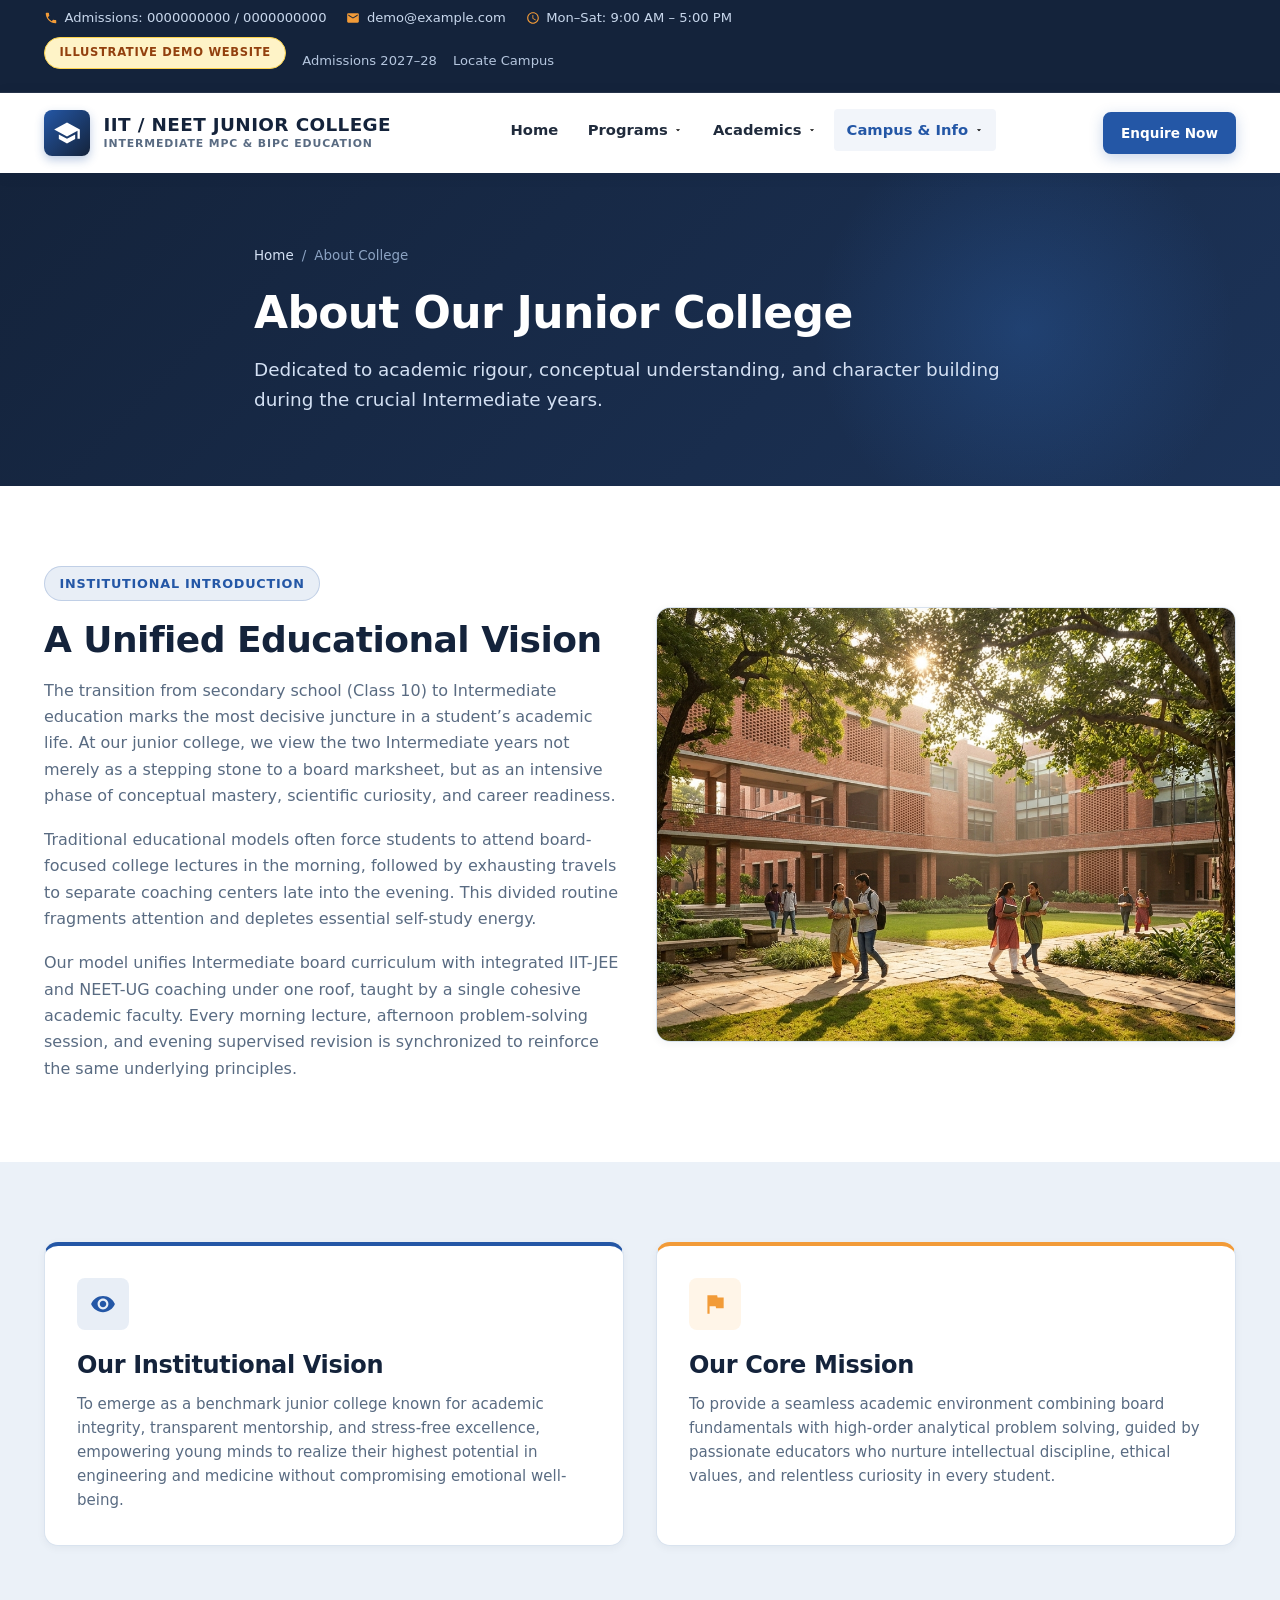
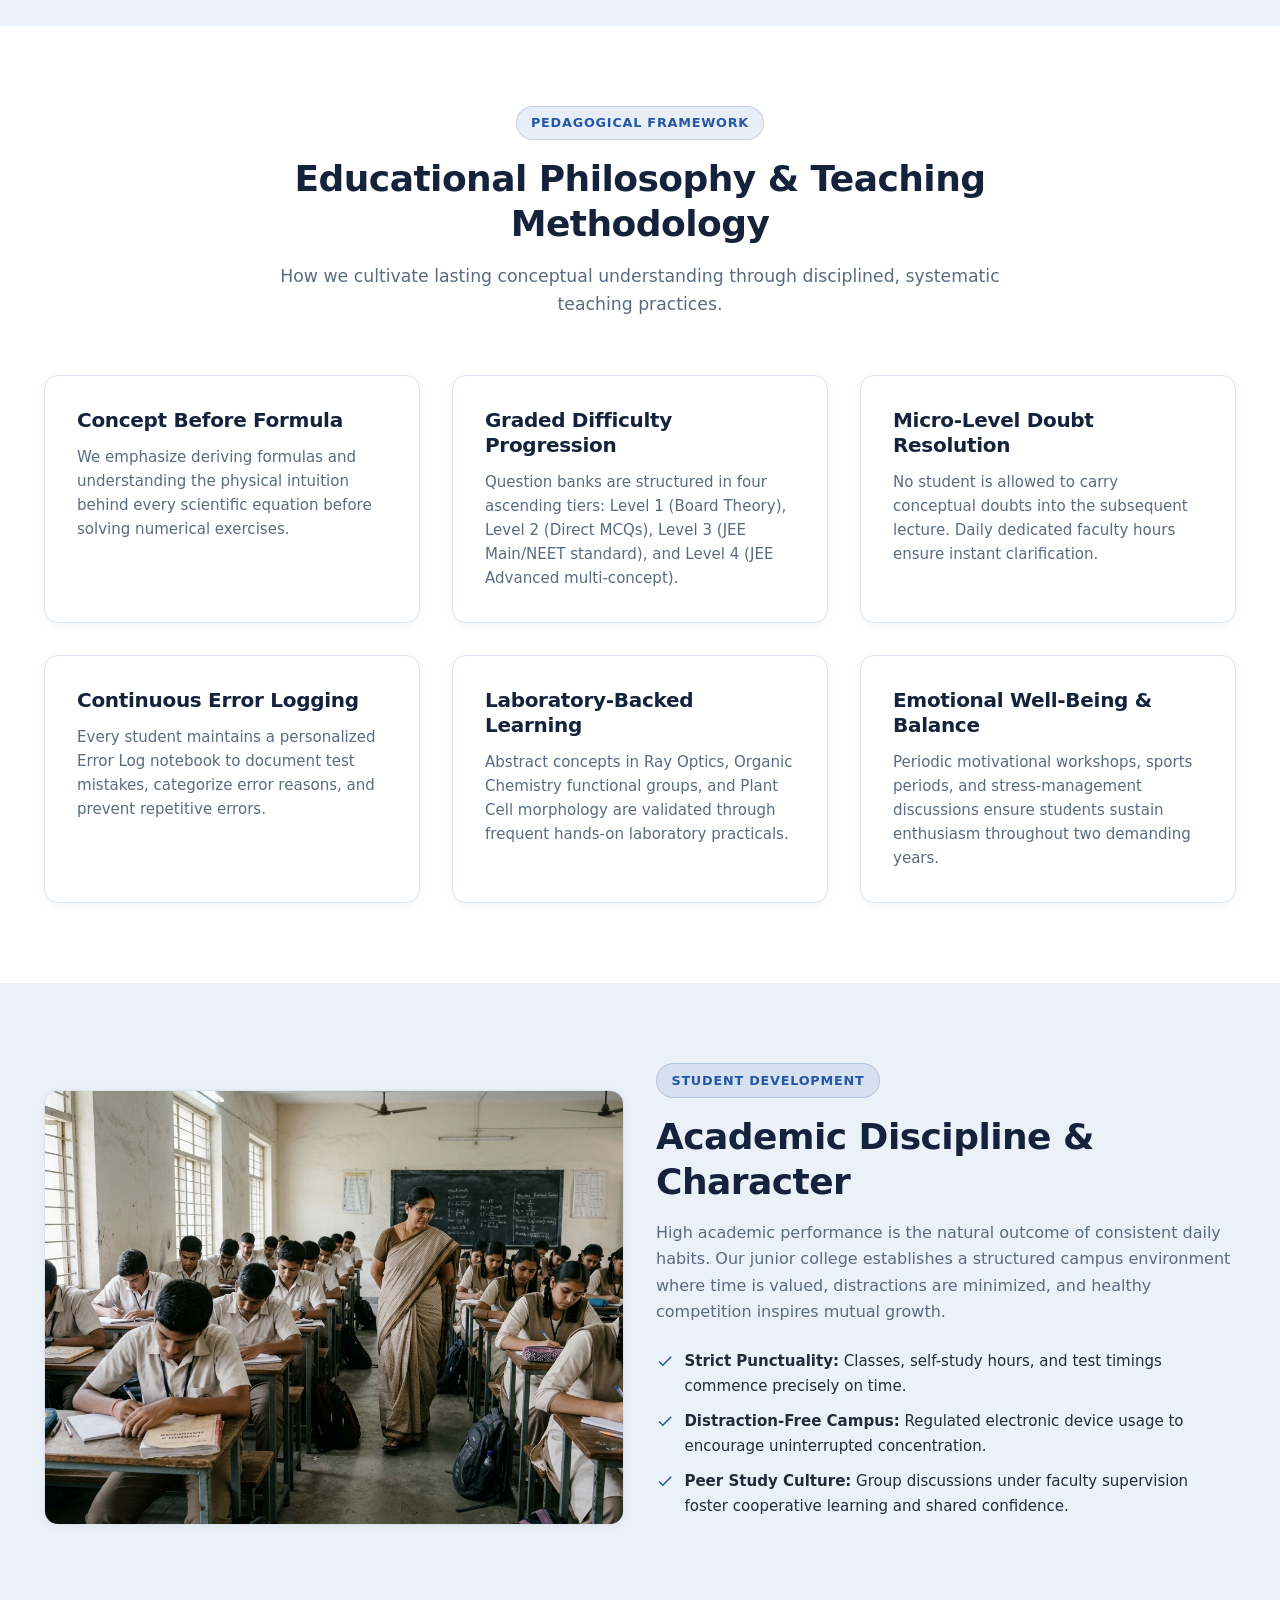
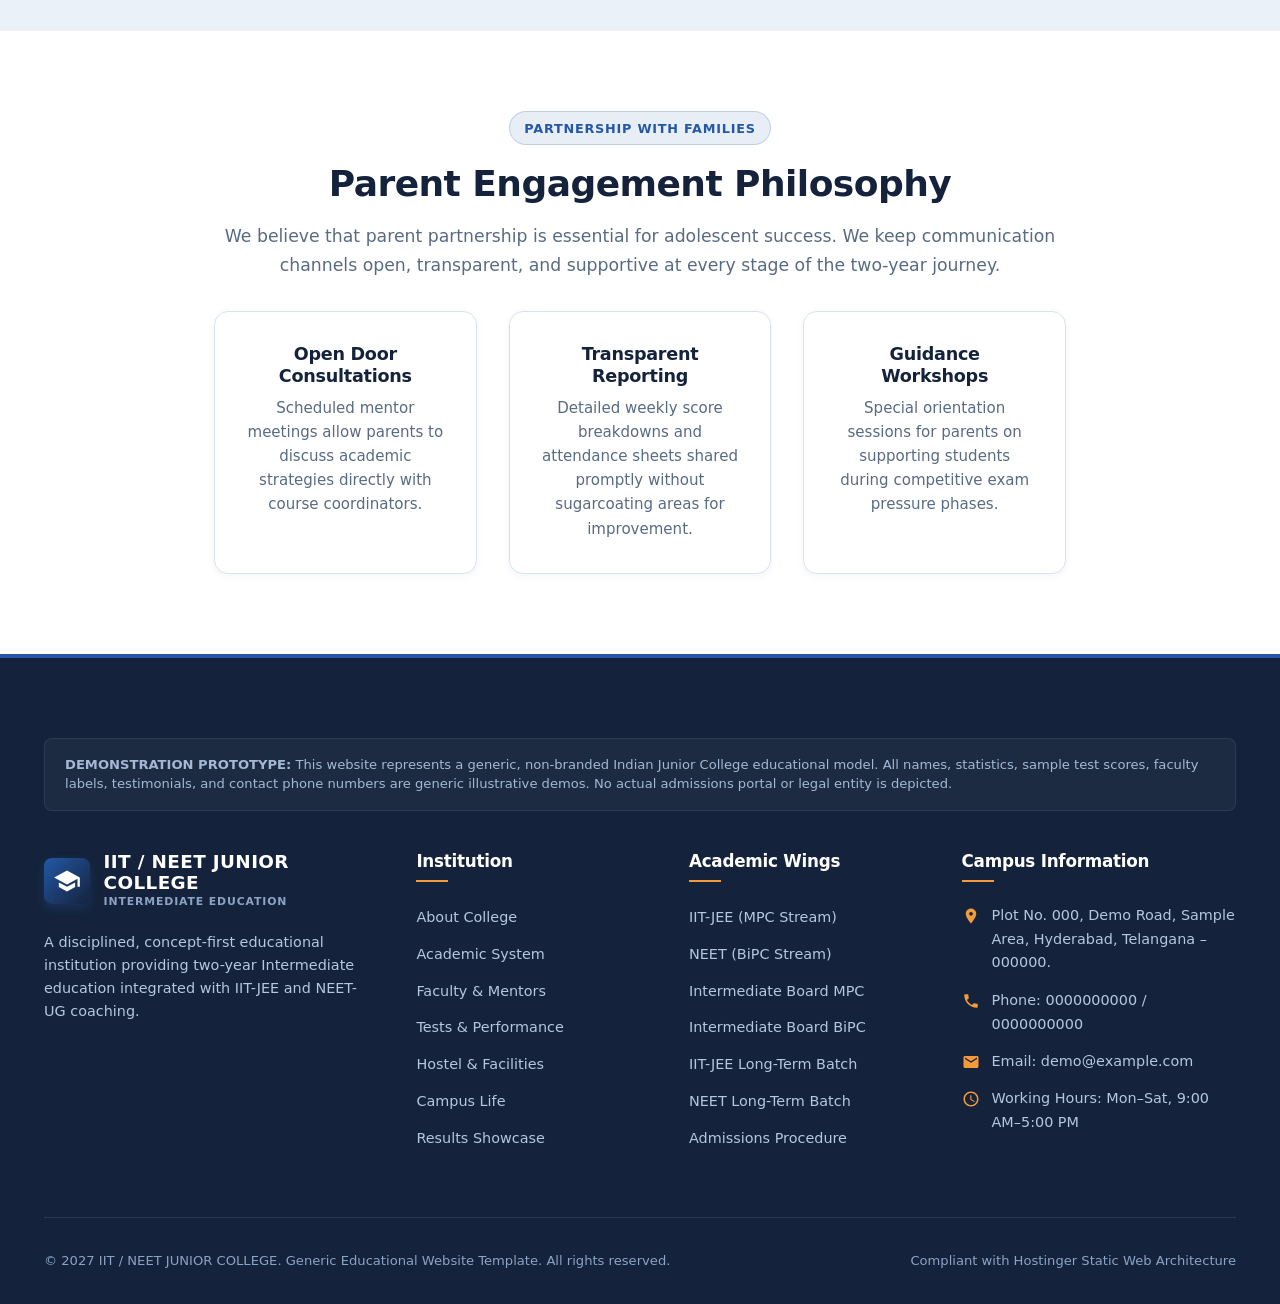
<file: about.html>
<!DOCTYPE html>
<html lang="en">
<head>
  <meta charset="UTF-8">
  <meta name="viewport" content="width=device-width, initial-scale=1.0">
  <title>About College | IIT NEET Junior College</title>
  <meta name="description" content="Discover our educational philosophy, vision, and teaching methodology. Dedicated to combining Intermediate board preparation with disciplined IIT-JEE and NEET coaching.">
  <link rel="stylesheet" href="assets/css/style.css">
  <meta property="og:title" content="About Us | IIT / NEET JUNIOR COLLEGE">
  <meta property="og:description" content="Learn about our holistic academic approach blending Intermediate curriculum with competitive entrance examinations.">
</head>
<body>

  <!-- Top Bar -->
  <div class="topbar">
    <div class="container topbar-content">
      <div class="topbar-info">
        <span class="topbar-item">
          <svg viewBox="0 0 24 24"><path d="M6.62 10.79c1.44 2.83 3.76 5.14 6.59 6.59l2.2-2.2c.27-.27.67-.36 1.02-.24 1.12.37 2.33.57 3.57.57.55 0 1 .45 1 1V20c0 .55-.45 1-1 1-9.39 0-17-7.61-17-17 0-.55.45-1 1-1h3.5c.55 0 1 .45 1 1 0 1.25.2 2.45.57 3.57.11.35.03.74-.25 1.02l-2.2 2.2z"/></svg>
          Admissions: 0000000000 / 0000000000
        </span>
        <span class="topbar-item">
          <svg viewBox="0 0 24 24"><path d="M20 4H4c-1.1 0-1.99.9-1.99 2L2 18c0 1.1.9 2 2 2h16c1.1 0 2-.9 2-2V6c0-1.1-.9-2-2-2zm0 4l-8 5-8-5V6l8 5 8-5v2z"/></svg>
          demo@example.com
        </span>
        <span class="topbar-item">
          <svg viewBox="0 0 24 24"><path d="M11.99 2C6.47 2 2 6.48 2 12s4.47 10 9.99 10C17.52 22 22 17.52 22 12S17.52 2 11.99 2zM12 20c-4.42 0-8-3.58-8-8s3.58-8 8-8 8 3.58 8 8-3.58 8-8 8zm.5-13H11v6l5.25 3.15.75-1.23-4.5-2.67z"/></svg>
          Mon–Sat: 9:00 AM – 5:00 PM
        </span>
      </div>
      <div class="topbar-links">
        <span class="badge badge-demo">Illustrative Demo Website</span>
        <a href="admissions.html" class="topbar-link">Admissions 2027–28</a>
        <a href="contact.html" class="topbar-link">Locate Campus</a>
      </div>
    </div>
  </div>

  <!-- Header Navigation -->
  <header class="site-header">
    <div class="container header-container">
      <a href="index.html" class="brand" aria-label="Junior College Home">
        <div class="brand-emblem" aria-hidden="true">
          <svg viewBox="0 0 24 24"><path d="M5 13.18v4L12 21l7-3.82v-4L12 17l-7-3.82zM12 3L1 9l11 6 9-4.91V17h2V9L12 3z"/></svg>
        </div>
        <div class="brand-text">
          <span class="brand-title">IIT / NEET JUNIOR COLLEGE</span>
          <span class="brand-subtitle">Intermediate MPC & BiPC Education</span>
        </div>
      </a>

      <!-- Desktop & Mobile Navigation Links (Clean 4 Top-Level Items + Dropdowns) -->
      <nav aria-label="Main Navigation">
        <ul class="nav-menu">
          <li class="nav-item"><a href="index.html" class="nav-link">Home</a></li>
          
          <!-- Programs Dropdown -->
          <li class="nav-item dropdown">
            <a href="programs.html" class="nav-link nav-dropdown-trigger" aria-haspopup="true">
              Programs
              <svg viewBox="0 0 24 24"><path d="M7 10l5 5 5-5z"/></svg>
            </a>
            <ul class="dropdown-menu">
              <li class="dropdown-item"><a href="programs.html#mpc-jee">Intermediate MPC + IIT-JEE <small>Engineering Stream (2-Year Integrated)</small></a></li>
              <li class="dropdown-item"><a href="programs.html#bipc-neet">Intermediate BiPC + NEET <small>Medical Stream (2-Year Integrated)</small></a></li>
              <li class="dropdown-item"><a href="iit-jee.html">Dedicated IIT-JEE Wing <small>Engineering Entrance Focus</small></a></li>
              <li class="dropdown-item"><a href="neet.html">Dedicated NEET Wing <small>Medical Entrance Focus</small></a></li>
              <li class="dropdown-item"><a href="programs.html#jee-longterm">Long-Term Intensive Batches <small>Repeater & Advanced Coaching</small></a></li>
              <li class="dropdown-item"><a href="programs.html">All Programs Overview <small>Compare Intermediate Pathways</small></a></li>
            </ul>
          </li>

          <!-- Academics Dropdown -->
          <li class="nav-item dropdown">
            <a href="academics.html" class="nav-link nav-dropdown-trigger" aria-haspopup="true">
              Academics
              <svg viewBox="0 0 24 24"><path d="M7 10l5 5 5-5z"/></svg>
            </a>
            <ul class="dropdown-menu">
              <li class="dropdown-item"><a href="academics.html">Academic System & Schedule <small>Curriculum, Routine & Timetable</small></a></li>
              <li class="dropdown-item"><a href="faculty.html">Faculty & Mentorship <small>Subject Specialists & Mentors</small></a></li>
              <li class="dropdown-item"><a href="test-series.html">Tests & Performance <small>Testing Hierarchy & Dashboard</small></a></li>
              <li class="dropdown-item"><a href="results.html">Results & Achievements <small>Academic Milestone Showcase</small></a></li>
            </ul>
          </li>

          <!-- Campus & Info Dropdown -->
          <li class="nav-item dropdown active">
            <a href="about.html" class="nav-link nav-dropdown-trigger" aria-haspopup="true">
              Campus & Info
              <svg viewBox="0 0 24 24"><path d="M7 10l5 5 5-5z"/></svg>
            </a>
            <ul class="dropdown-menu dropdown-menu-right">
              <li class="dropdown-item"><a href="about.html">About College <small>Vision, Mission & Philosophy</small></a></li>
              <li class="dropdown-item"><a href="admissions.html">Admissions 2027–28 <small>Process, Eligibility & Checklist</small></a></li>
              <li class="dropdown-item"><a href="hostel.html">Hostel & Living <small>Residential Student Facilities</small></a></li>
              <li class="dropdown-item"><a href="campus-life.html">Campus Life <small>Activities, Olympiads & Events</small></a></li>
              <li class="dropdown-item"><a href="contact.html">Contact Us <small>Campus Location & Counselling Cell</small></a></li>
            </ul>
          </li>
        </ul>
      </nav>

      <div class="header-actions">
        <a href="admissions.html" class="btn btn-primary btn-sm">Enquire Now</a>
        <button class="mobile-nav-toggle" aria-label="Toggle Navigation Menu" aria-expanded="false">
          <svg viewBox="0 0 24 24"><path d="M3 18h18v-2H3v2zm0-5h18v-2H3v2zm0-7v2h18V6H3z"/></svg>
        </button>
      </div>
    </div>
  </header>

  <main>
    <!-- Page Banner -->
    <section class="page-banner">
      <div class="container banner-content">
        <div class="banner-breadcrumbs">
          <a href="index.html">Home</a>
          <span>/</span>
          <span>About College</span>
        </div>
        <h1 class="banner-title">About Our Junior College</h1>
        <p class="banner-subtitle">
          Dedicated to academic rigour, conceptual understanding, and character building during the crucial Intermediate years.
        </p>
      </div>
    </section>

    <!-- Institutional Overview -->
    <section class="section section-white">
      <div class="container">
        <div class="grid-2" style="align-items: center;">
          <div>
            <div class="badge badge-royal">Institutional Introduction</div>
            <h2 class="section-title">A Unified Educational Vision</h2>
            <p>
              The transition from secondary school (Class 10) to Intermediate education marks the most decisive juncture in a student’s academic life. At our junior college, we view the two Intermediate years not merely as a stepping stone to a board marksheet, but as an intensive phase of conceptual mastery, scientific curiosity, and career readiness.
            </p>
            <p>
              Traditional educational models often force students to attend board-focused college lectures in the morning, followed by exhausting travels to separate coaching centers late into the evening. This divided routine fragments attention and depletes essential self-study energy.
            </p>
            <p>
              Our model unifies Intermediate board curriculum with integrated IIT-JEE and NEET-UG coaching under one roof, taught by a single cohesive academic faculty. Every morning lecture, afternoon problem-solving session, and evening supervised revision is synchronized to reinforce the same underlying principles.
            </p>
          </div>
          <div>
            <div class="img-frame ratio-4-3">
              <img src="images/about-college.jpeg" alt="Academic Campus Architecture" loading="lazy">
            </div>
          </div>
        </div>
      </div>
    </section>

    <!-- Vision & Mission -->
    <section class="section section-alt">
      <div class="container">
        <div class="grid-2">
          <div class="card" style="border-top: 4px solid var(--color-royal);">
            <div class="card-icon" style="background-color: rgba(36, 87, 166, 0.1);">
              <svg viewBox="0 0 24 24"><path d="M12 4.5C7 4.5 2.73 7.61 1 12c1.73 4.39 6 7.5 11 7.5s9.27-3.11 11-7.5c-1.73-4.39-6-7.5-11-7.5zM12 17c-2.76 0-5-2.24-5-5s2.24-5 5-5 5 2.24 5 5-2.24 5-5 5zm0-8c-1.66 0-3 1.34-3 3s1.34 3 3 3 3-1.34 3-3-1.34-3-3-3z"/></svg>
            </div>
            <h3 class="card-title" style="font-size: 1.5rem;">Our Institutional Vision</h3>
            <p class="card-desc">
              To emerge as a benchmark junior college known for academic integrity, transparent mentorship, and stress-free excellence, empowering young minds to realize their highest potential in engineering and medicine without compromising emotional well-being.
            </p>
          </div>

          <div class="card" style="border-top: 4px solid var(--color-orange);">
            <div class="card-icon" style="background-color: var(--color-orange-light); color: var(--color-orange);">
              <svg viewBox="0 0 24 24"><path d="M14.4 6L14 4H5v17h2v-7h5.6l.4 2h7V6z"/></svg>
            </div>
            <h3 class="card-title" style="font-size: 1.5rem;">Our Core Mission</h3>
            <p class="card-desc">
              To provide a seamless academic environment combining board fundamentals with high-order analytical problem solving, guided by passionate educators who nurture intellectual discipline, ethical values, and relentless curiosity in every student.
            </p>
          </div>
        </div>
      </div>
    </section>

    <!-- Educational Philosophy & Teaching Methodology -->
    <section class="section section-white">
      <div class="container">
        <div class="section-header">
          <div class="badge badge-royal">Pedagogical Framework</div>
          <h2 class="section-title">Educational Philosophy & Teaching Methodology</h2>
          <p class="section-subtitle">
            How we cultivate lasting conceptual understanding through disciplined, systematic teaching practices.
          </p>
        </div>

        <div class="grid-3">
          <div class="card">
            <h3 class="card-title">Concept Before Formula</h3>
            <p class="card-desc">We emphasize deriving formulas and understanding the physical intuition behind every scientific equation before solving numerical exercises.</p>
          </div>

          <div class="card">
            <h3 class="card-title">Graded Difficulty Progression</h3>
            <p class="card-desc">Question banks are structured in four ascending tiers: Level 1 (Board Theory), Level 2 (Direct MCQs), Level 3 (JEE Main/NEET standard), and Level 4 (JEE Advanced multi-concept).</p>
          </div>

          <div class="card">
            <h3 class="card-title">Micro-Level Doubt Resolution</h3>
            <p class="card-desc">No student is allowed to carry conceptual doubts into the subsequent lecture. Daily dedicated faculty hours ensure instant clarification.</p>
          </div>

          <div class="card">
            <h3 class="card-title">Continuous Error Logging</h3>
            <p class="card-desc">Every student maintains a personalized Error Log notebook to document test mistakes, categorize error reasons, and prevent repetitive errors.</p>
          </div>

          <div class="card">
            <h3 class="card-title">Laboratory-Backed Learning</h3>
            <p class="card-desc">Abstract concepts in Ray Optics, Organic Chemistry functional groups, and Plant Cell morphology are validated through frequent hands-on laboratory practicals.</p>
          </div>

          <div class="card">
            <h3 class="card-title">Emotional Well-Being & Balance</h3>
            <p class="card-desc">Periodic motivational workshops, sports periods, and stress-management discussions ensure students sustain enthusiasm throughout two demanding years.</p>
          </div>
        </div>
      </div>
    </section>

    <!-- Academic Discipline & Student Development -->
    <section class="section section-alt">
      <div class="container">
        <div class="grid-2" style="align-items: center;">
          <div>
            <div class="img-frame ratio-4-3">
              <img src="images/academic-discipline.jpeg" alt="Supervised Study & Discipline" loading="lazy">
            </div>
          </div>
          <div>
            <div class="badge badge-royal">Student Development</div>
            <h2 class="section-title">Academic Discipline & Character</h2>
            <p>
              High academic performance is the natural outcome of consistent daily habits. Our junior college establishes a structured campus environment where time is valued, distractions are minimized, and healthy competition inspires mutual growth.
            </p>
            <ul class="checklist checklist-blue">
              <li>
                <svg viewBox="0 0 24 24"><path d="M9 16.17L4.83 12l-1.42 1.41L9 19 21 7l-1.41-1.41L9 16.17z"/></svg>
                <span><strong>Strict Punctuality:</strong> Classes, self-study hours, and test timings commence precisely on time.</span>
              </li>
              <li>
                <svg viewBox="0 0 24 24"><path d="M9 16.17L4.83 12l-1.42 1.41L9 19 21 7l-1.41-1.41L9 16.17z"/></svg>
                <span><strong>Distraction-Free Campus:</strong> Regulated electronic device usage to encourage uninterrupted concentration.</span>
              </li>
              <li>
                <svg viewBox="0 0 24 24"><path d="M9 16.17L4.83 12l-1.42 1.41L9 19 21 7l-1.41-1.41L9 16.17z"/></svg>
                <span><strong>Peer Study Culture:</strong> Group discussions under faculty supervision foster cooperative learning and shared confidence.</span>
              </li>
            </ul>
          </div>
        </div>
      </div>
    </section>

    <!-- Parent Engagement -->
    <section class="section section-white">
      <div class="container container-narrow" style="text-align: center;">
        <div class="badge badge-royal">Partnership with Families</div>
        <h2 class="section-title">Parent Engagement Philosophy</h2>
        <p class="section-subtitle" style="margin-bottom: 2rem;">
          We believe that parent partnership is essential for adolescent success. We keep communication channels open, transparent, and supportive at every stage of the two-year journey.
        </p>
        <div class="grid-3 text-left">
          <div class="card">
            <h4 style="font-size: 1.1rem; margin-bottom: 0.5rem; color: var(--color-navy);">Open Door Consultations</h4>
            <p class="card-desc">Scheduled mentor meetings allow parents to discuss academic strategies directly with course coordinators.</p>
          </div>
          <div class="card">
            <h4 style="font-size: 1.1rem; margin-bottom: 0.5rem; color: var(--color-navy);">Transparent Reporting</h4>
            <p class="card-desc">Detailed weekly score breakdowns and attendance sheets shared promptly without sugarcoating areas for improvement.</p>
          </div>
          <div class="card">
            <h4 style="font-size: 1.1rem; margin-bottom: 0.5rem; color: var(--color-navy);">Guidance Workshops</h4>
            <p class="card-desc">Special orientation sessions for parents on supporting students during competitive exam pressure phases.</p>
          </div>
        </div>
      </div>
    </section>
  </main>

  <!-- Consistent Footer -->
  <footer class="site-footer">
    <div class="container">
      <div class="footer-disclaimer-box">
        <strong>DEMONSTRATION PROTOTYPE:</strong> This website represents a generic, non-branded Indian Junior College educational model. All names, statistics, sample test scores, faculty labels, testimonials, and contact phone numbers are generic illustrative demos. No actual admissions portal or legal entity is depicted.
      </div>
      <div class="footer-grid">
        <div class="footer-brand">
          <div class="brand">
            <div class="brand-emblem"><svg viewBox="0 0 24 24"><path d="M5 13.18v4L12 21l7-3.82v-4L12 17l-7-3.82zM12 3L1 9l11 6 9-4.91V17h2V9L12 3z"/></svg></div>
            <div class="brand-text">
              <span class="brand-title">IIT / NEET JUNIOR COLLEGE</span>
              <span class="brand-subtitle">Intermediate Education</span>
            </div>
          </div>
          <p class="footer-about">A disciplined, concept-first educational institution providing two-year Intermediate education integrated with IIT-JEE and NEET-UG coaching.</p>
        </div>
        <div>
          <h4 class="footer-heading">Institution</h4>
          <ul class="footer-links">
            <li><a href="about.html">About College</a></li>
            <li><a href="academics.html">Academic System</a></li>
            <li><a href="faculty.html">Faculty & Mentors</a></li>
            <li><a href="test-series.html">Tests & Performance</a></li>
            <li><a href="hostel.html">Hostel & Facilities</a></li>
            <li><a href="campus-life.html">Campus Life</a></li>
            <li><a href="results.html">Results Showcase</a></li>
          </ul>
        </div>
        <div>
          <h4 class="footer-heading">Academic Wings</h4>
          <ul class="footer-links">
            <li><a href="iit-jee.html">IIT-JEE (MPC Stream)</a></li>
            <li><a href="neet.html">NEET (BiPC Stream)</a></li>
            <li><a href="programs.html#mpc-regular">Intermediate Board MPC</a></li>
            <li><a href="programs.html#bipc-regular">Intermediate Board BiPC</a></li>
            <li><a href="programs.html#jee-longterm">IIT-JEE Long-Term Batch</a></li>
            <li><a href="programs.html#neet-longterm">NEET Long-Term Batch</a></li>
            <li><a href="admissions.html">Admissions Procedure</a></li>
          </ul>
        </div>
        <div>
          <h4 class="footer-heading">Campus Information</h4>
          <ul class="footer-contact-list">
            <li><svg viewBox="0 0 24 24"><path d="M12 2C8.13 2 5 5.13 5 9c0 5.25 7 13 7 13s7-7.75 7-13c0-3.87-3.13-7-7-7zm0 9.5c-1.38 0-2.5-1.12-2.5-2.5s1.12-2.5 2.5-2.5 2.5 1.12 2.5 2.5-1.12 2.5-2.5 2.5z"/></svg><span>Plot No. 000, Demo Road, Sample Area, Hyderabad, Telangana – 000000.</span></li>
            <li><svg viewBox="0 0 24 24"><path d="M6.62 10.79c1.44 2.83 3.76 5.14 6.59 6.59l2.2-2.2c.27-.27.67-.36 1.02-.24 1.12.37 2.33.57 3.57.57.55 0 1 .45 1 1V20c0 .55-.45 1-1 1-9.39 0-17-7.61-17-17 0-.55.45-1 1-1h3.5c.55 0 1 .45 1 1 0 1.25.2 2.45.57 3.57.11.35.03.74-.25 1.02l-2.2 2.2z"/></svg><span>Phone: 0000000000 / 0000000000</span></li>
            <li><svg viewBox="0 0 24 24"><path d="M20 4H4c-1.1 0-1.99.9-1.99 2L2 18c0 1.1.9 2 2 2h16c1.1 0 2-.9 2-2V6c0-1.1-.9-2-2-2zm0 4l-8 5-8-5V6l8 5 8-5v2z"/></svg><span>Email: demo@example.com</span></li>
            <li><svg viewBox="0 0 24 24"><path d="M11.99 2C6.47 2 2 6.48 2 12s4.47 10 9.99 10C17.52 22 22 17.52 22 12S17.52 2 11.99 2zM12 20c-4.42 0-8-3.58-8-8s3.58-8 8-8 8 3.58 8 8-3.58 8-8 8zm.5-13H11v6l5.25 3.15.75-1.23-4.5-2.67z"/></svg><span>Working Hours: Mon–Sat, 9:00 AM–5:00 PM</span></li>
          </ul>
        </div>
      </div>
      <div class="footer-bottom">
        <div>&copy; 2027 IIT / NEET JUNIOR COLLEGE. Generic Educational Website Template. All rights reserved.</div>
        <div>Compliant with Hostinger Static Web Architecture</div>
      </div>
    </div>
  </footer>

  <button class="scroll-top-btn" aria-label="Scroll to top of page">
    <svg viewBox="0 0 24 24"><path d="M7.41 15.41L12 10.83l4.59 4.58L18 14l-6-6-6 6z"/></svg>
  </button>
  <script src="assets/js/script.js"></script>
</body>
</html>
</file>
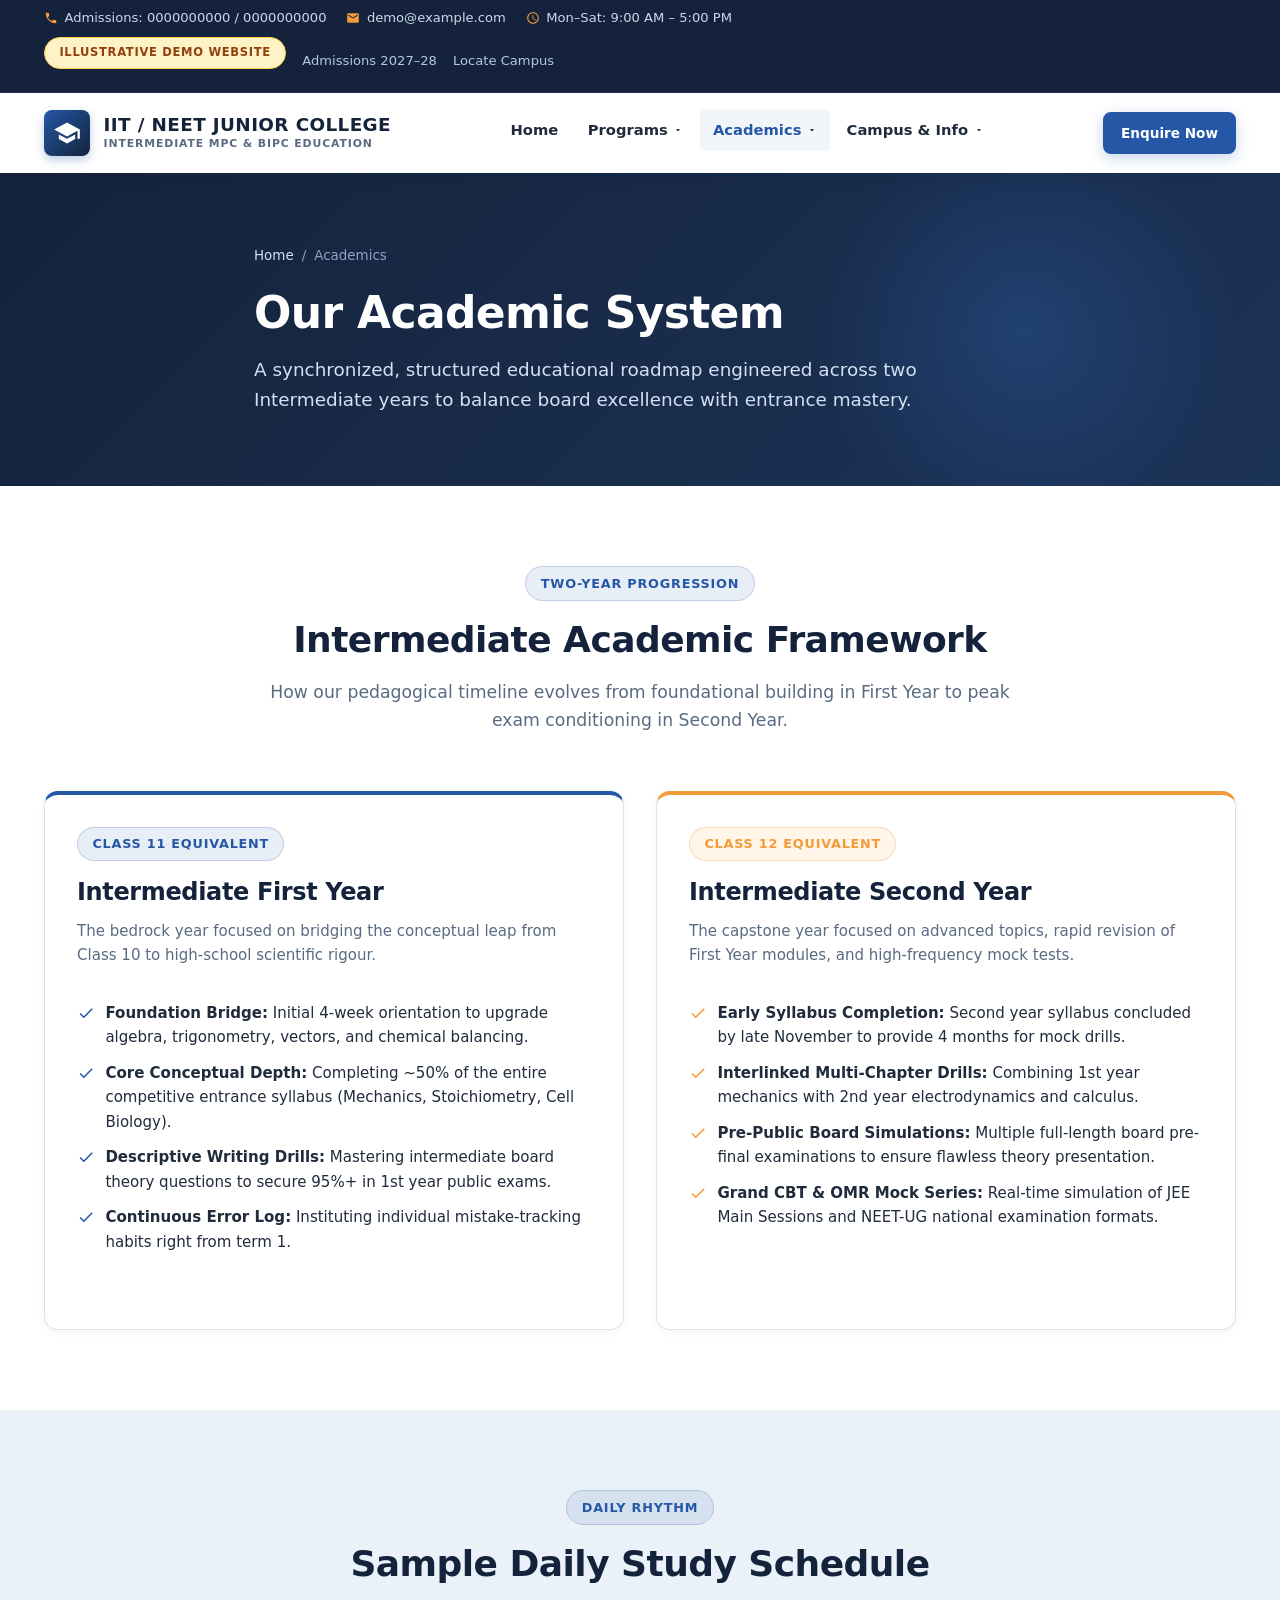
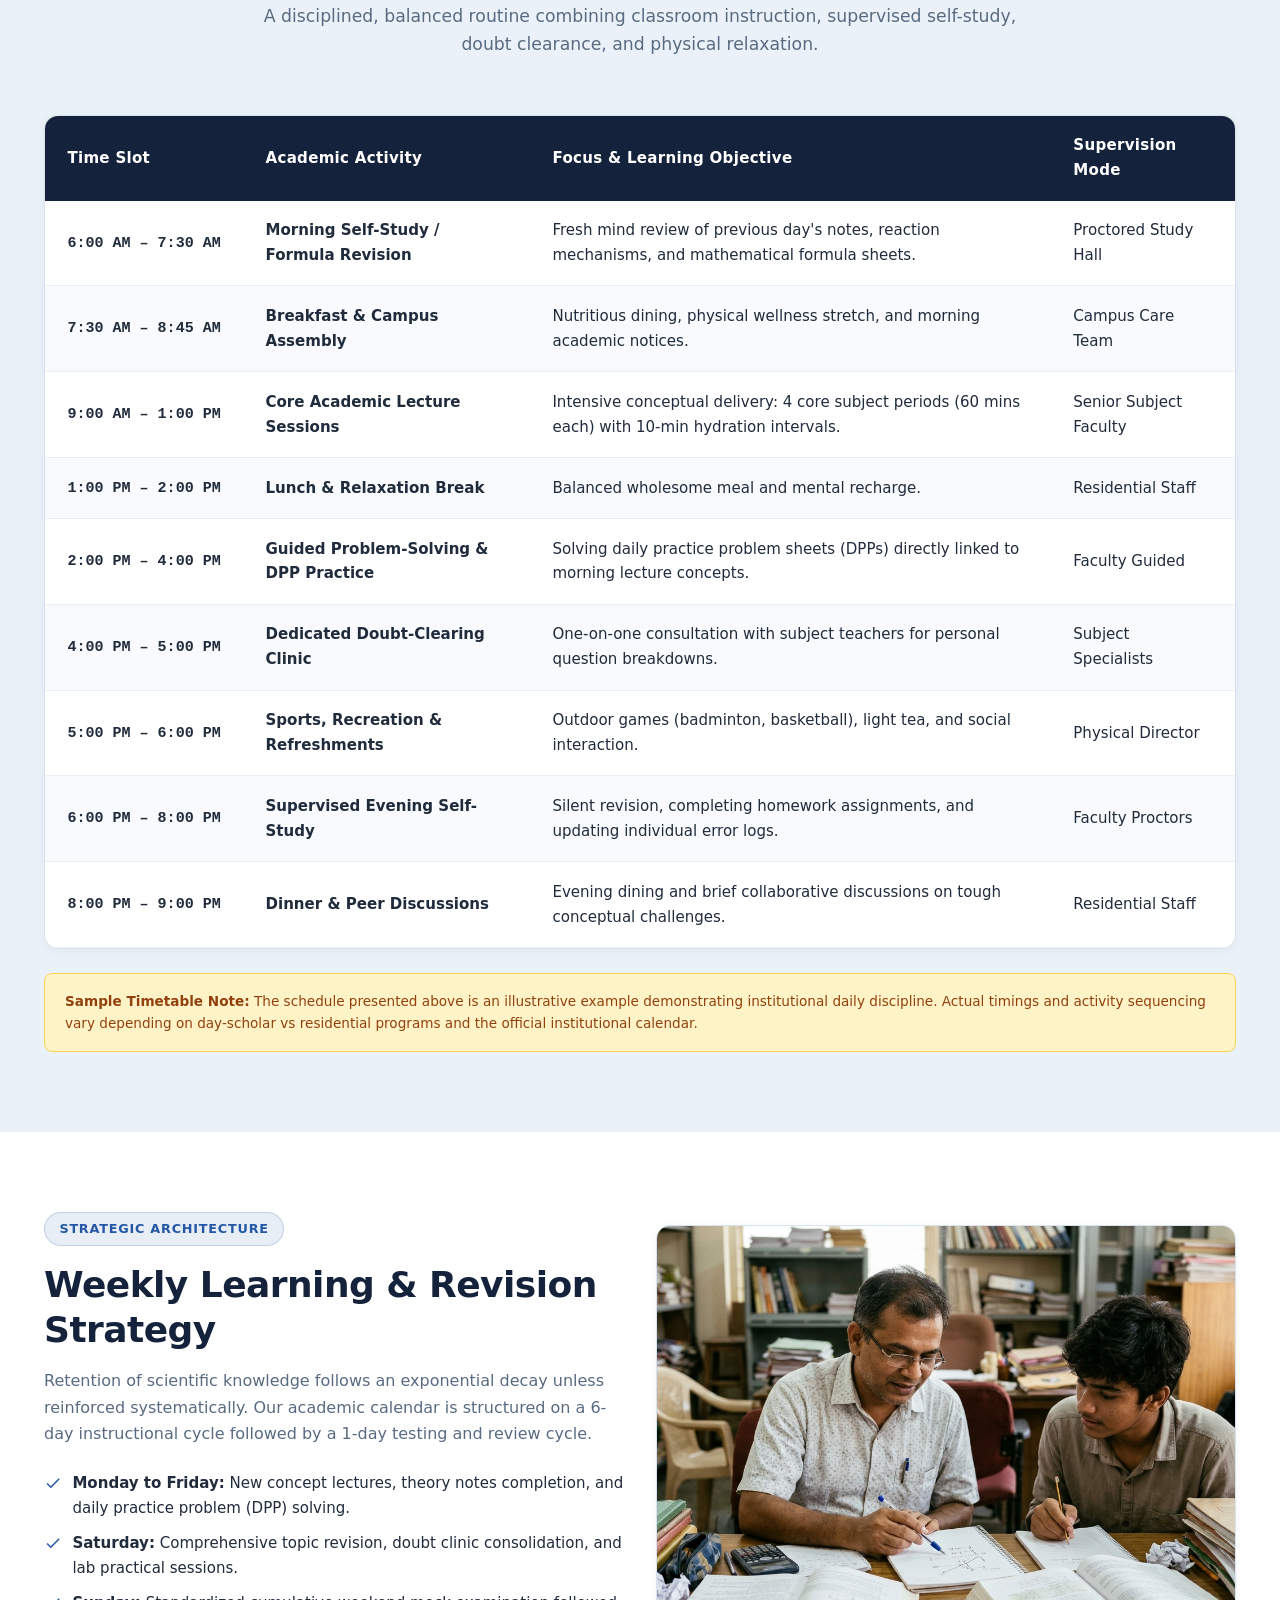
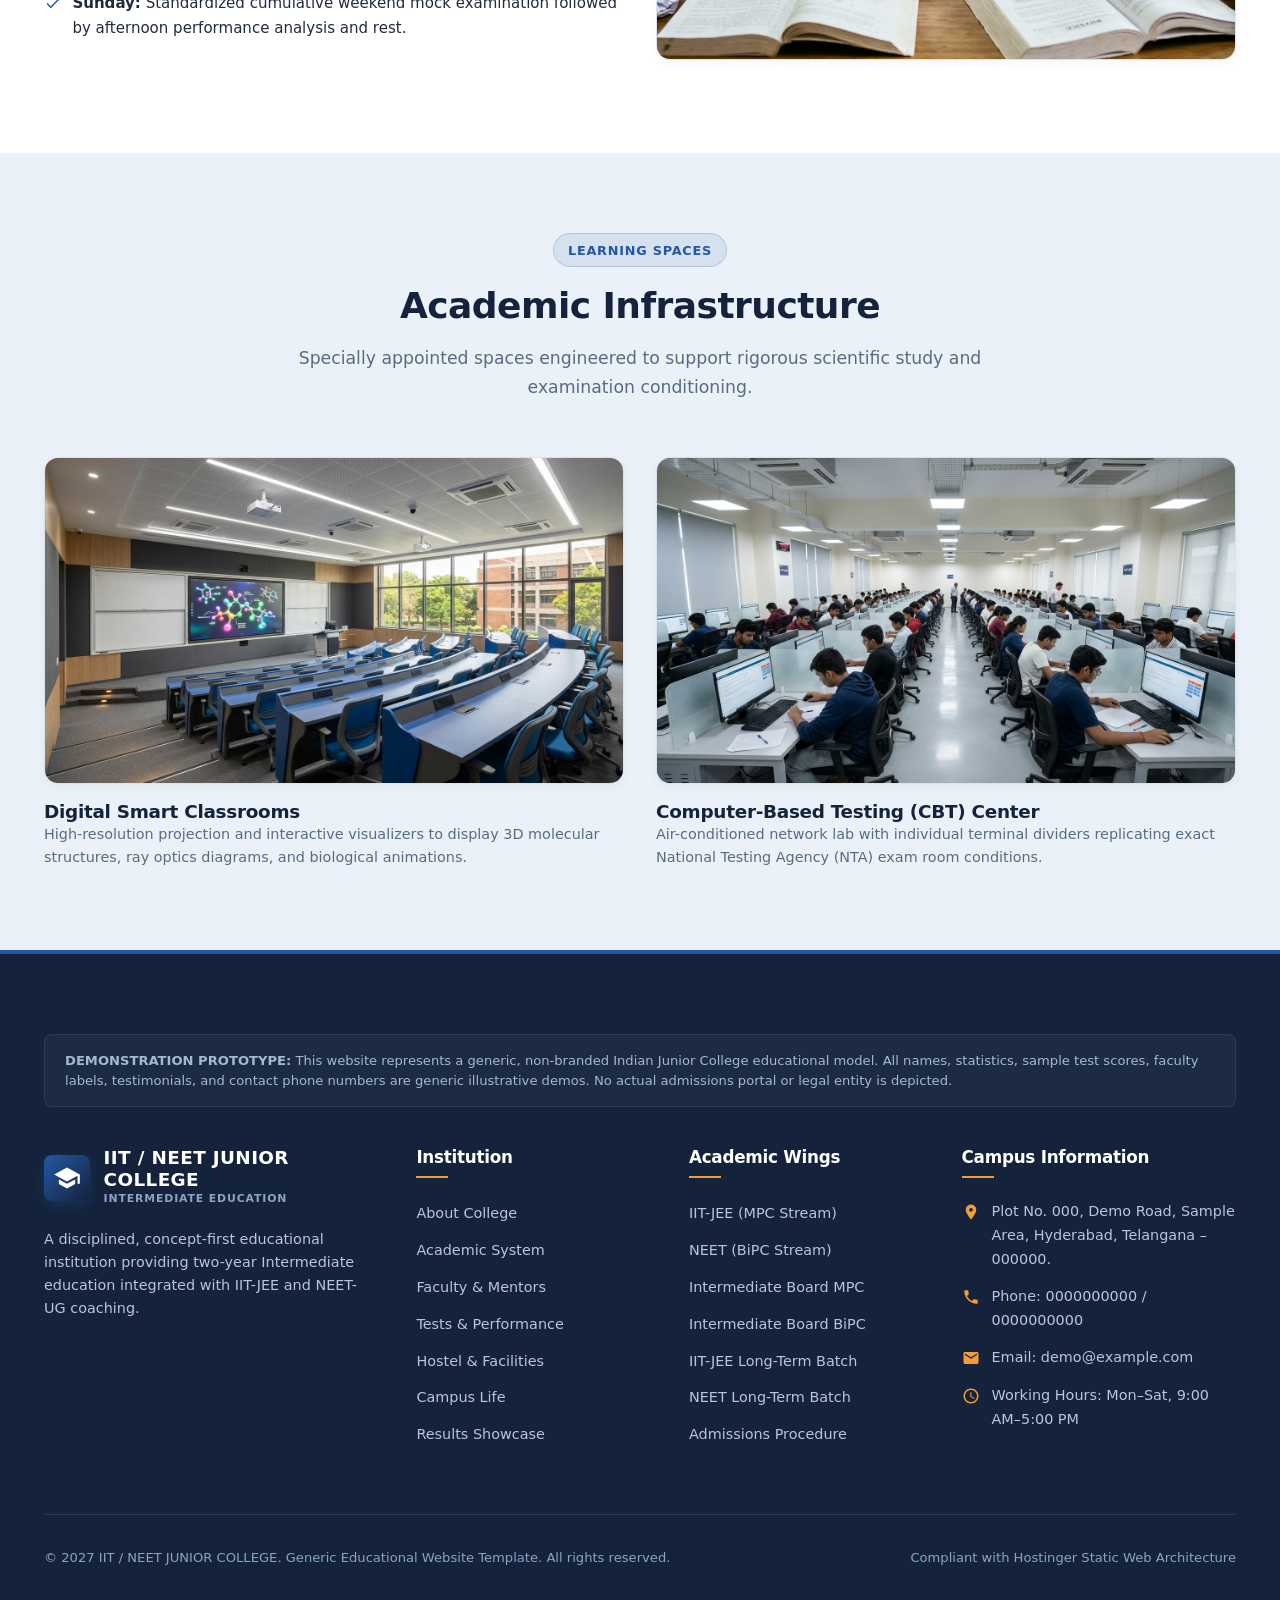
<file: academics.html>
<!DOCTYPE html>
<html lang="en">
<head>
  <meta charset="UTF-8">
  <meta name="viewport" content="width=device-width, initial-scale=1.0">
  <title>Academic System | Structured Intermediate Curriculum | IIT NEET Junior College</title>
  <meta name="description" content="Explore our academic calendar, first & second year curriculum progression, daily routine timetable, and structured revision strategy.">
  <link rel="stylesheet" href="assets/css/style.css">
  <meta property="og:title" content="Academic System | IIT / NEET JUNIOR COLLEGE">
  <meta property="og:description" content="Our structured daily timetable, two-year syllabus progression, and integrated board and competitive coaching framework.">
</head>
<body>

  <!-- Top Bar -->
  <div class="topbar">
    <div class="container topbar-content">
      <div class="topbar-info">
        <span class="topbar-item">
          <svg viewBox="0 0 24 24"><path d="M6.62 10.79c1.44 2.83 3.76 5.14 6.59 6.59l2.2-2.2c.27-.27.67-.36 1.02-.24 1.12.37 2.33.57 3.57.57.55 0 1 .45 1 1V20c0 .55-.45 1-1 1-9.39 0-17-7.61-17-17 0-.55.45-1 1-1h3.5c.55 0 1 .45 1 1 0 1.25.2 2.45.57 3.57.11.35.03.74-.25 1.02l-2.2 2.2z"/></svg>
          Admissions: 0000000000 / 0000000000
        </span>
        <span class="topbar-item">
          <svg viewBox="0 0 24 24"><path d="M20 4H4c-1.1 0-1.99.9-1.99 2L2 18c0 1.1.9 2 2 2h16c1.1 0 2-.9 2-2V6c0-1.1-.9-2-2-2zm0 4l-8 5-8-5V6l8 5 8-5v2z"/></svg>
          demo@example.com
        </span>
        <span class="topbar-item">
          <svg viewBox="0 0 24 24"><path d="M11.99 2C6.47 2 2 6.48 2 12s4.47 10 9.99 10C17.52 22 22 17.52 22 12S17.52 2 11.99 2zM12 20c-4.42 0-8-3.58-8-8s3.58-8 8-8 8 3.58 8 8-3.58 8-8 8zm.5-13H11v6l5.25 3.15.75-1.23-4.5-2.67z"/></svg>
          Mon–Sat: 9:00 AM – 5:00 PM
        </span>
      </div>
      <div class="topbar-links">
        <span class="badge badge-demo">Illustrative Demo Website</span>
        <a href="admissions.html" class="topbar-link">Admissions 2027–28</a>
        <a href="contact.html" class="topbar-link">Locate Campus</a>
      </div>
    </div>
  </div>

  <!-- Header Navigation -->
  <header class="site-header">
    <div class="container header-container">
      <a href="index.html" class="brand" aria-label="Junior College Home">
        <div class="brand-emblem" aria-hidden="true">
          <svg viewBox="0 0 24 24"><path d="M5 13.18v4L12 21l7-3.82v-4L12 17l-7-3.82zM12 3L1 9l11 6 9-4.91V17h2V9L12 3z"/></svg>
        </div>
        <div class="brand-text">
          <span class="brand-title">IIT / NEET JUNIOR COLLEGE</span>
          <span class="brand-subtitle">Intermediate MPC & BiPC Education</span>
        </div>
      </a>

      <nav aria-label="Main Navigation">
        <ul class="nav-menu">
          <li class="nav-item"><a href="index.html" class="nav-link">Home</a></li>
          
          <li class="nav-item dropdown">
            <a href="programs.html" class="nav-link nav-dropdown-trigger" aria-haspopup="true">
              Programs
              <svg viewBox="0 0 24 24"><path d="M7 10l5 5 5-5z"/></svg>
            </a>
            <ul class="dropdown-menu">
              <li class="dropdown-item"><a href="programs.html#mpc-jee">Intermediate MPC + IIT-JEE <small>Engineering Stream (2-Year Integrated)</small></a></li>
              <li class="dropdown-item"><a href="programs.html#bipc-neet">Intermediate BiPC + NEET <small>Medical Stream (2-Year Integrated)</small></a></li>
              <li class="dropdown-item"><a href="iit-jee.html">IIT-JEE Wing <small>JEE Main & Advanced Integrated Framework</small></a></li>
              <li class="dropdown-item"><a href="neet.html">NEET Wing <small>NEET-UG & Board Integrated Framework</small></a></li>
              <li class="dropdown-item"><a href="programs.html#jee-longterm">Long-Term Batches <small>JEE & NEET Intensive Repeater Coaching</small></a></li>
              <li class="dropdown-item"><a href="programs.html">All Programs Overview <small>Curriculum & Stream Comparison</small></a></li>
            </ul>
          </li>

          <li class="nav-item dropdown active">
            <a href="academics.html" class="nav-link nav-dropdown-trigger" aria-haspopup="true">
              Academics
              <svg viewBox="0 0 24 24"><path d="M7 10l5 5 5-5z"/></svg>
            </a>
            <ul class="dropdown-menu">
              <li class="dropdown-item"><a href="academics.html">Academic System & Schedule <small>Curriculum Progression & Daily Routine</small></a></li>
              <li class="dropdown-item"><a href="faculty.html">Faculty & Mentorship <small>Expert Department Heads & Mentors</small></a></li>
              <li class="dropdown-item"><a href="test-series.html">Test Series & Performance <small>Testing Cadence & Analytics Portal</small></a></li>
              <li class="dropdown-item"><a href="results.html">Results & Achievements <small>Illustrative Performance Trends</small></a></li>
            </ul>
          </li>

          <li class="nav-item dropdown">
            <a href="about.html" class="nav-link nav-dropdown-trigger" aria-haspopup="true">
              Campus & Info
              <svg viewBox="0 0 24 24"><path d="M7 10l5 5 5-5z"/></svg>
            </a>
            <ul class="dropdown-menu dropdown-menu-right">
              <li class="dropdown-item"><a href="about.html">About College <small>Philosophy, Vision & Approach</small></a></li>
              <li class="dropdown-item"><a href="admissions.html">Admissions 2027–28 <small>Criteria, Process & Scholarship Exam</small></a></li>
              <li class="dropdown-item"><a href="hostel.html">Hostel & Living <small>Supervised Accommodation & Meals</small></a></li>
              <li class="dropdown-item"><a href="campus-life.html">Campus Life <small>Laboratories, Library & Sports</small></a></li>
              <li class="dropdown-item"><a href="contact.html">Contact Us <small>Campus Address, Timings & Enquiries</small></a></li>
            </ul>
          </li>
        </ul>
      </nav>

      <div class="header-actions">
        <a href="admissions.html" class="btn btn-primary btn-sm">Enquire Now</a>
        <button class="mobile-nav-toggle" aria-label="Toggle Navigation Menu" aria-expanded="false">
          <svg viewBox="0 0 24 24"><path d="M3 18h18v-2H3v2zm0-5h18v-2H3v2zm0-7v2h18V6H3z"/></svg>
        </button>
      </div>
    </div>
  </header>

  <main>
    <!-- Page Banner -->
    <section class="page-banner">
      <div class="container banner-content">
        <div class="banner-breadcrumbs">
          <a href="index.html">Home</a>
          <span>/</span>
          <span>Academics</span>
        </div>
        <h1 class="banner-title">Our Academic System</h1>
        <p class="banner-subtitle">
          A synchronized, structured educational roadmap engineered across two Intermediate years to balance board excellence with entrance mastery.
        </p>
      </div>
    </section>

    <!-- Year 1 vs Year 2 Academic Progression -->
    <section class="section section-white">
      <div class="container">
        <div class="section-header">
          <div class="badge badge-royal">Two-Year Progression</div>
          <h2 class="section-title">Intermediate Academic Framework</h2>
          <p class="section-subtitle">How our pedagogical timeline evolves from foundational building in First Year to peak exam conditioning in Second Year.</p>
        </div>

        <div class="grid-2">
          <!-- First Year -->
          <div class="card" style="border-top: 4px solid var(--color-royal);">
            <div class="badge badge-royal" style="width: fit-content;">Class 11 Equivalent</div>
            <h3 class="card-title" style="font-size: 1.5rem;">Intermediate First Year</h3>
            <p class="card-desc">The bedrock year focused on bridging the conceptual leap from Class 10 to high-school scientific rigour.</p>
            <ul class="checklist checklist-blue" style="margin-top: 1rem;">
              <li><svg viewBox="0 0 24 24"><path d="M9 16.17L4.83 12l-1.42 1.41L9 19 21 7l-1.41-1.41L9 16.17z"/></svg><span><strong>Foundation Bridge:</strong> Initial 4-week orientation to upgrade algebra, trigonometry, vectors, and chemical balancing.</span></li>
              <li><svg viewBox="0 0 24 24"><path d="M9 16.17L4.83 12l-1.42 1.41L9 19 21 7l-1.41-1.41L9 16.17z"/></svg><span><strong>Core Conceptual Depth:</strong> Completing ~50% of the entire competitive entrance syllabus (Mechanics, Stoichiometry, Cell Biology).</span></li>
              <li><svg viewBox="0 0 24 24"><path d="M9 16.17L4.83 12l-1.42 1.41L9 19 21 7l-1.41-1.41L9 16.17z"/></svg><span><strong>Descriptive Writing Drills:</strong> Mastering intermediate board theory questions to secure 95%+ in 1st year public exams.</span></li>
              <li><svg viewBox="0 0 24 24"><path d="M9 16.17L4.83 12l-1.42 1.41L9 19 21 7l-1.41-1.41L9 16.17z"/></svg><span><strong>Continuous Error Log:</strong> Instituting individual mistake-tracking habits right from term 1.</span></li>
            </ul>
          </div>

          <!-- Second Year -->
          <div class="card" style="border-top: 4px solid var(--color-orange);">
            <div class="badge badge-orange" style="width: fit-content;">Class 12 Equivalent</div>
            <h3 class="card-title" style="font-size: 1.5rem;">Intermediate Second Year</h3>
            <p class="card-desc">The capstone year focused on advanced topics, rapid revision of First Year modules, and high-frequency mock tests.</p>
            <ul class="checklist checklist-jee" style="margin-top: 1rem;">
              <li><svg viewBox="0 0 24 24"><path d="M9 16.17L4.83 12l-1.42 1.41L9 19 21 7l-1.41-1.41L9 16.17z"/></svg><span><strong>Early Syllabus Completion:</strong> Second year syllabus concluded by late November to provide 4 months for mock drills.</span></li>
              <li><svg viewBox="0 0 24 24"><path d="M9 16.17L4.83 12l-1.42 1.41L9 19 21 7l-1.41-1.41L9 16.17z"/></svg><span><strong>Interlinked Multi-Chapter Drills:</strong> Combining 1st year mechanics with 2nd year electrodynamics and calculus.</span></li>
              <li><svg viewBox="0 0 24 24"><path d="M9 16.17L4.83 12l-1.42 1.41L9 19 21 7l-1.41-1.41L9 16.17z"/></svg><span><strong>Pre-Public Board Simulations:</strong> Multiple full-length board pre-final examinations to ensure flawless theory presentation.</span></li>
              <li><svg viewBox="0 0 24 24"><path d="M9 16.17L4.83 12l-1.42 1.41L9 19 21 7l-1.41-1.41L9 16.17z"/></svg><span><strong>Grand CBT & OMR Mock Series:</strong> Real-time simulation of JEE Main Sessions and NEET-UG national examination formats.</span></li>
            </ul>
          </div>
        </div>
      </div>
    </section>

    <!-- Daily Study Schedule (Illustrative Timetable) -->
    <section class="section section-alt">
      <div class="container">
        <div class="section-header">
          <div class="badge badge-royal">Daily Rhythm</div>
          <h2 class="section-title">Sample Daily Study Schedule</h2>
          <p class="section-subtitle">
            A disciplined, balanced routine combining classroom instruction, supervised self-study, doubt clearance, and physical relaxation.
          </p>
        </div>

        <div class="timetable-wrapper">
          <table class="styled-table">
            <thead>
              <tr>
                <th>Time Slot</th>
                <th>Academic Activity</th>
                <th>Focus & Learning Objective</th>
                <th>Supervision Mode</th>
              </tr>
            </thead>
            <tbody>
              <tr>
                <td class="time-slot">6:00 AM – 7:30 AM</td>
                <td><strong>Morning Self-Study / Formula Revision</strong></td>
                <td>Fresh mind review of previous day's notes, reaction mechanisms, and mathematical formula sheets.</td>
                <td>Proctored Study Hall</td>
              </tr>
              <tr>
                <td class="time-slot">7:30 AM – 8:45 AM</td>
                <td><strong>Breakfast & Campus Assembly</strong></td>
                <td>Nutritious dining, physical wellness stretch, and morning academic notices.</td>
                <td>Campus Care Team</td>
              </tr>
              <tr>
                <td class="time-slot">9:00 AM – 1:00 PM</td>
                <td><strong>Core Academic Lecture Sessions</strong></td>
                <td>Intensive conceptual delivery: 4 core subject periods (60 mins each) with 10-min hydration intervals.</td>
                <td>Senior Subject Faculty</td>
              </tr>
              <tr>
                <td class="time-slot">1:00 PM – 2:00 PM</td>
                <td><strong>Lunch & Relaxation Break</strong></td>
                <td>Balanced wholesome meal and mental recharge.</td>
                <td>Residential Staff</td>
              </tr>
              <tr>
                <td class="time-slot">2:00 PM – 4:00 PM</td>
                <td><strong>Guided Problem-Solving & DPP Practice</strong></td>
                <td>Solving daily practice problem sheets (DPPs) directly linked to morning lecture concepts.</td>
                <td>Faculty Guided</td>
              </tr>
              <tr>
                <td class="time-slot">4:00 PM – 5:00 PM</td>
                <td><strong>Dedicated Doubt-Clearing Clinic</strong></td>
                <td>One-on-one consultation with subject teachers for personal question breakdowns.</td>
                <td>Subject Specialists</td>
              </tr>
              <tr>
                <td class="time-slot">5:00 PM – 6:00 PM</td>
                <td><strong>Sports, Recreation & Refreshments</strong></td>
                <td>Outdoor games (badminton, basketball), light tea, and social interaction.</td>
                <td>Physical Director</td>
              </tr>
              <tr>
                <td class="time-slot">6:00 PM – 8:00 PM</td>
                <td><strong>Supervised Evening Self-Study</strong></td>
                <td>Silent revision, completing homework assignments, and updating individual error logs.</td>
                <td>Faculty Proctors</td>
              </tr>
              <tr>
                <td class="time-slot">8:00 PM – 9:00 PM</td>
                <td><strong>Dinner & Peer Discussions</strong></td>
                <td>Evening dining and brief collaborative discussions on tough conceptual challenges.</td>
                <td>Residential Staff</td>
              </tr>
            </tbody>
          </table>
        </div>

        <div style="margin-top: 1.5rem; background-color: #FEF3C7; border: 1px solid #FCD34D; border-radius: var(--radius-sm); padding: 1rem 1.25rem; font-size: 0.85rem; color: #92400E;">
          <strong>Sample Timetable Note:</strong> The schedule presented above is an illustrative example demonstrating institutional daily discipline. Actual timings and activity sequencing vary depending on day-scholar vs residential programs and the official institutional calendar.
        </div>
      </div>
    </section>

    <!-- Weekly Learning Plan & Revision Strategy -->
    <section class="section section-white">
      <div class="container">
        <div class="grid-2" style="align-items: center;">
          <div>
            <div class="badge badge-royal">Strategic Architecture</div>
            <h2 class="section-title">Weekly Learning & Revision Strategy</h2>
            <p>
              Retention of scientific knowledge follows an exponential decay unless reinforced systematically. Our academic calendar is structured on a 6-day instructional cycle followed by a 1-day testing and review cycle.
            </p>
            <ul class="checklist checklist-blue">
              <li>
                <svg viewBox="0 0 24 24"><path d="M9 16.17L4.83 12l-1.42 1.41L9 19 21 7l-1.41-1.41L9 16.17z"/></svg>
                <span><strong>Monday to Friday:</strong> New concept lectures, theory notes completion, and daily practice problem (DPP) solving.</span>
              </li>
              <li>
                <svg viewBox="0 0 24 24"><path d="M9 16.17L4.83 12l-1.42 1.41L9 19 21 7l-1.41-1.41L9 16.17z"/></svg>
                <span><strong>Saturday:</strong> Comprehensive topic revision, doubt clinic consolidation, and lab practical sessions.</span>
              </li>
              <li>
                <svg viewBox="0 0 24 24"><path d="M9 16.17L4.83 12l-1.42 1.41L9 19 21 7l-1.41-1.41L9 16.17z"/></svg>
                <span><strong>Sunday:</strong> Standardized cumulative weekend mock examination followed by afternoon performance analysis and rest.</span>
              </li>
            </ul>
          </div>
          <div>
            <div class="img-frame ratio-4-3">
              <img src="images/doubt-clearing-session.jpeg" alt="Interactive Faculty Doubt Clearing Clinic" loading="lazy">
            </div>
          </div>
        </div>
      </div>
    </section>

    <!-- Academic Facilities Grid -->
    <section class="section section-alt">
      <div class="container">
        <div class="section-header">
          <div class="badge badge-royal">Learning Spaces</div>
          <h2 class="section-title">Academic Infrastructure</h2>
          <p class="section-subtitle">Specially appointed spaces engineered to support rigorous scientific study and examination conditioning.</p>
        </div>

        <div class="grid-2">
          <div>
            <div class="img-frame ratio-16-9">
              <img src="images/digital-classrooms.jpeg" alt="Multimedia Digital Classrooms" loading="lazy">
            </div>
            <h4 style="margin-top: 1rem; font-size: 1.15rem;">Digital Smart Classrooms</h4>
            <p style="font-size: 0.9rem;">High-resolution projection and interactive visualizers to display 3D molecular structures, ray optics diagrams, and biological animations.</p>
          </div>

          <div>
            <div class="img-frame ratio-16-9">
              <img src="images/computer-laboratory.jpeg" alt="Computer-Based Testing Lab" loading="lazy">
            </div>
            <h4 style="margin-top: 1rem; font-size: 1.15rem;">Computer-Based Testing (CBT) Center</h4>
            <p style="font-size: 0.9rem;">Air-conditioned network lab with individual terminal dividers replicating exact National Testing Agency (NTA) exam room conditions.</p>
          </div>
        </div>
      </div>
    </section>
  </main>

  <!-- Consistent Footer -->
  <footer class="site-footer">
    <div class="container">
      <div class="footer-disclaimer-box">
        <strong>DEMONSTRATION PROTOTYPE:</strong> This website represents a generic, non-branded Indian Junior College educational model. All names, statistics, sample test scores, faculty labels, testimonials, and contact phone numbers are generic illustrative demos. No actual admissions portal or legal entity is depicted.
      </div>
      <div class="footer-grid">
        <div class="footer-brand">
          <div class="brand">
            <div class="brand-emblem"><svg viewBox="0 0 24 24"><path d="M5 13.18v4L12 21l7-3.82v-4L12 17l-7-3.82zM12 3L1 9l11 6 9-4.91V17h2V9L12 3z"/></svg></div>
            <div class="brand-text">
              <span class="brand-title">IIT / NEET JUNIOR COLLEGE</span>
              <span class="brand-subtitle">Intermediate Education</span>
            </div>
          </div>
          <p class="footer-about">A disciplined, concept-first educational institution providing two-year Intermediate education integrated with IIT-JEE and NEET-UG coaching.</p>
        </div>
        <div>
          <h4 class="footer-heading">Institution</h4>
          <ul class="footer-links">
            <li><a href="about.html">About College</a></li>
            <li><a href="academics.html">Academic System</a></li>
            <li><a href="faculty.html">Faculty & Mentors</a></li>
            <li><a href="test-series.html">Tests & Performance</a></li>
            <li><a href="hostel.html">Hostel & Facilities</a></li>
            <li><a href="campus-life.html">Campus Life</a></li>
            <li><a href="results.html">Results Showcase</a></li>
          </ul>
        </div>
        <div>
          <h4 class="footer-heading">Academic Wings</h4>
          <ul class="footer-links">
            <li><a href="iit-jee.html">IIT-JEE (MPC Stream)</a></li>
            <li><a href="neet.html">NEET (BiPC Stream)</a></li>
            <li><a href="programs.html#mpc-regular">Intermediate Board MPC</a></li>
            <li><a href="programs.html#bipc-regular">Intermediate Board BiPC</a></li>
            <li><a href="programs.html#jee-longterm">IIT-JEE Long-Term Batch</a></li>
            <li><a href="programs.html#neet-longterm">NEET Long-Term Batch</a></li>
            <li><a href="admissions.html">Admissions Procedure</a></li>
          </ul>
        </div>
        <div>
          <h4 class="footer-heading">Campus Information</h4>
          <ul class="footer-contact-list">
            <li><svg viewBox="0 0 24 24"><path d="M12 2C8.13 2 5 5.13 5 9c0 5.25 7 13 7 13s7-7.75 7-13c0-3.87-3.13-7-7-7zm0 9.5c-1.38 0-2.5-1.12-2.5-2.5s1.12-2.5 2.5-2.5 2.5 1.12 2.5 2.5-1.12 2.5-2.5 2.5z"/></svg><span>Plot No. 000, Demo Road, Sample Area, Hyderabad, Telangana – 000000.</span></li>
            <li><svg viewBox="0 0 24 24"><path d="M6.62 10.79c1.44 2.83 3.76 5.14 6.59 6.59l2.2-2.2c.27-.27.67-.36 1.02-.24 1.12.37 2.33.57 3.57.57.55 0 1 .45 1 1V20c0 .55-.45 1-1 1-9.39 0-17-7.61-17-17 0-.55.45-1 1-1h3.5c.55 0 1 .45 1 1 0 1.25.2 2.45.57 3.57.11.35.03.74-.25 1.02l-2.2 2.2z"/></svg><span>Phone: 0000000000 / 0000000000</span></li>
            <li><svg viewBox="0 0 24 24"><path d="M20 4H4c-1.1 0-1.99.9-1.99 2L2 18c0 1.1.9 2 2 2h16c1.1 0 2-.9 2-2V6c0-1.1-.9-2-2-2zm0 4l-8 5-8-5V6l8 5 8-5v2z"/></svg><span>Email: demo@example.com</span></li>
            <li><svg viewBox="0 0 24 24"><path d="M11.99 2C6.47 2 2 6.48 2 12s4.47 10 9.99 10C17.52 22 22 17.52 22 12S17.52 2 11.99 2zM12 20c-4.42 0-8-3.58-8-8s3.58-8 8-8 8 3.58 8 8-3.58 8-8 8zm.5-13H11v6l5.25 3.15.75-1.23-4.5-2.67z"/></svg><span>Working Hours: Mon–Sat, 9:00 AM–5:00 PM</span></li>
          </ul>
        </div>
      </div>
      <div class="footer-bottom">
        <div>&copy; 2027 IIT / NEET JUNIOR COLLEGE. Generic Educational Website Template. All rights reserved.</div>
        <div>Compliant with Hostinger Static Web Architecture</div>
      </div>
    </div>
  </footer>

  <button class="scroll-top-btn" aria-label="Scroll to top of page">
    <svg viewBox="0 0 24 24"><path d="M7.41 15.41L12 10.83l4.59 4.58L18 14l-6-6-6 6z"/></svg>
  </button>
  <script src="assets/js/script.js"></script>
</body>
</html>
</file>
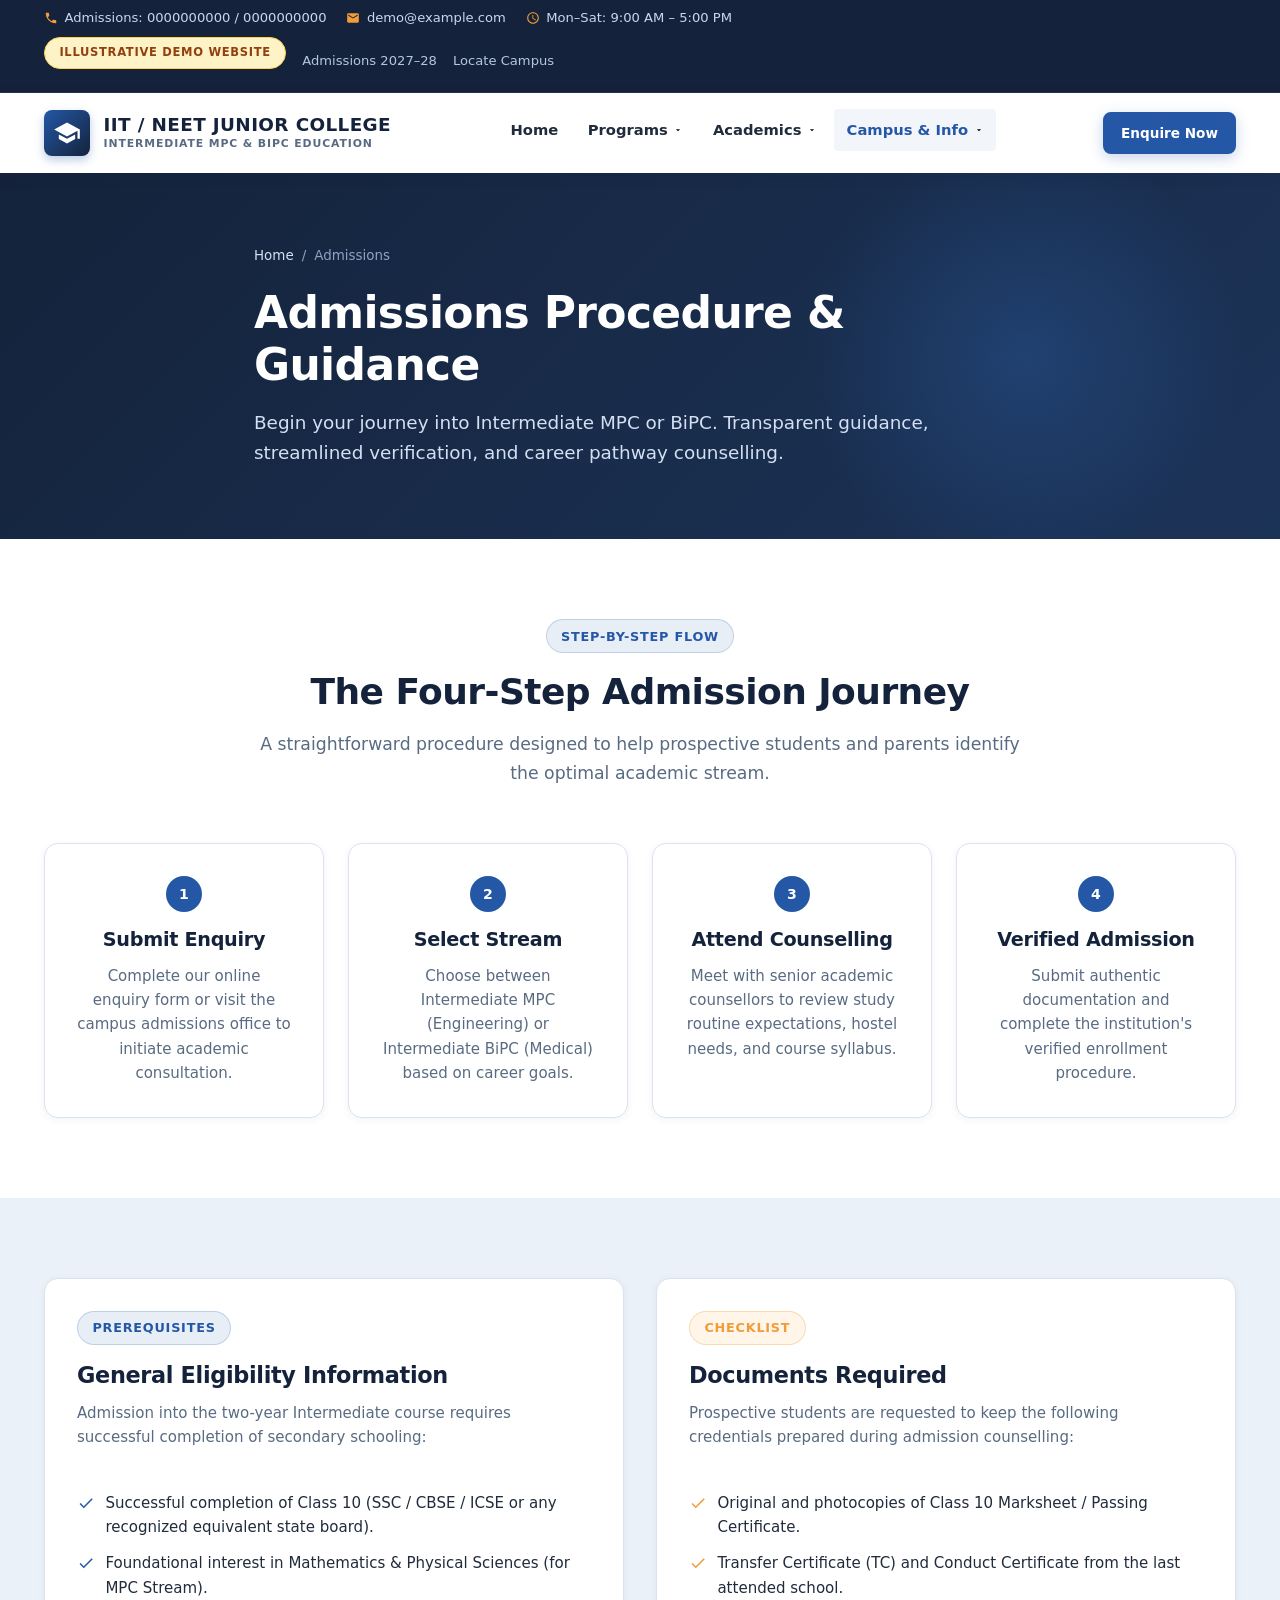
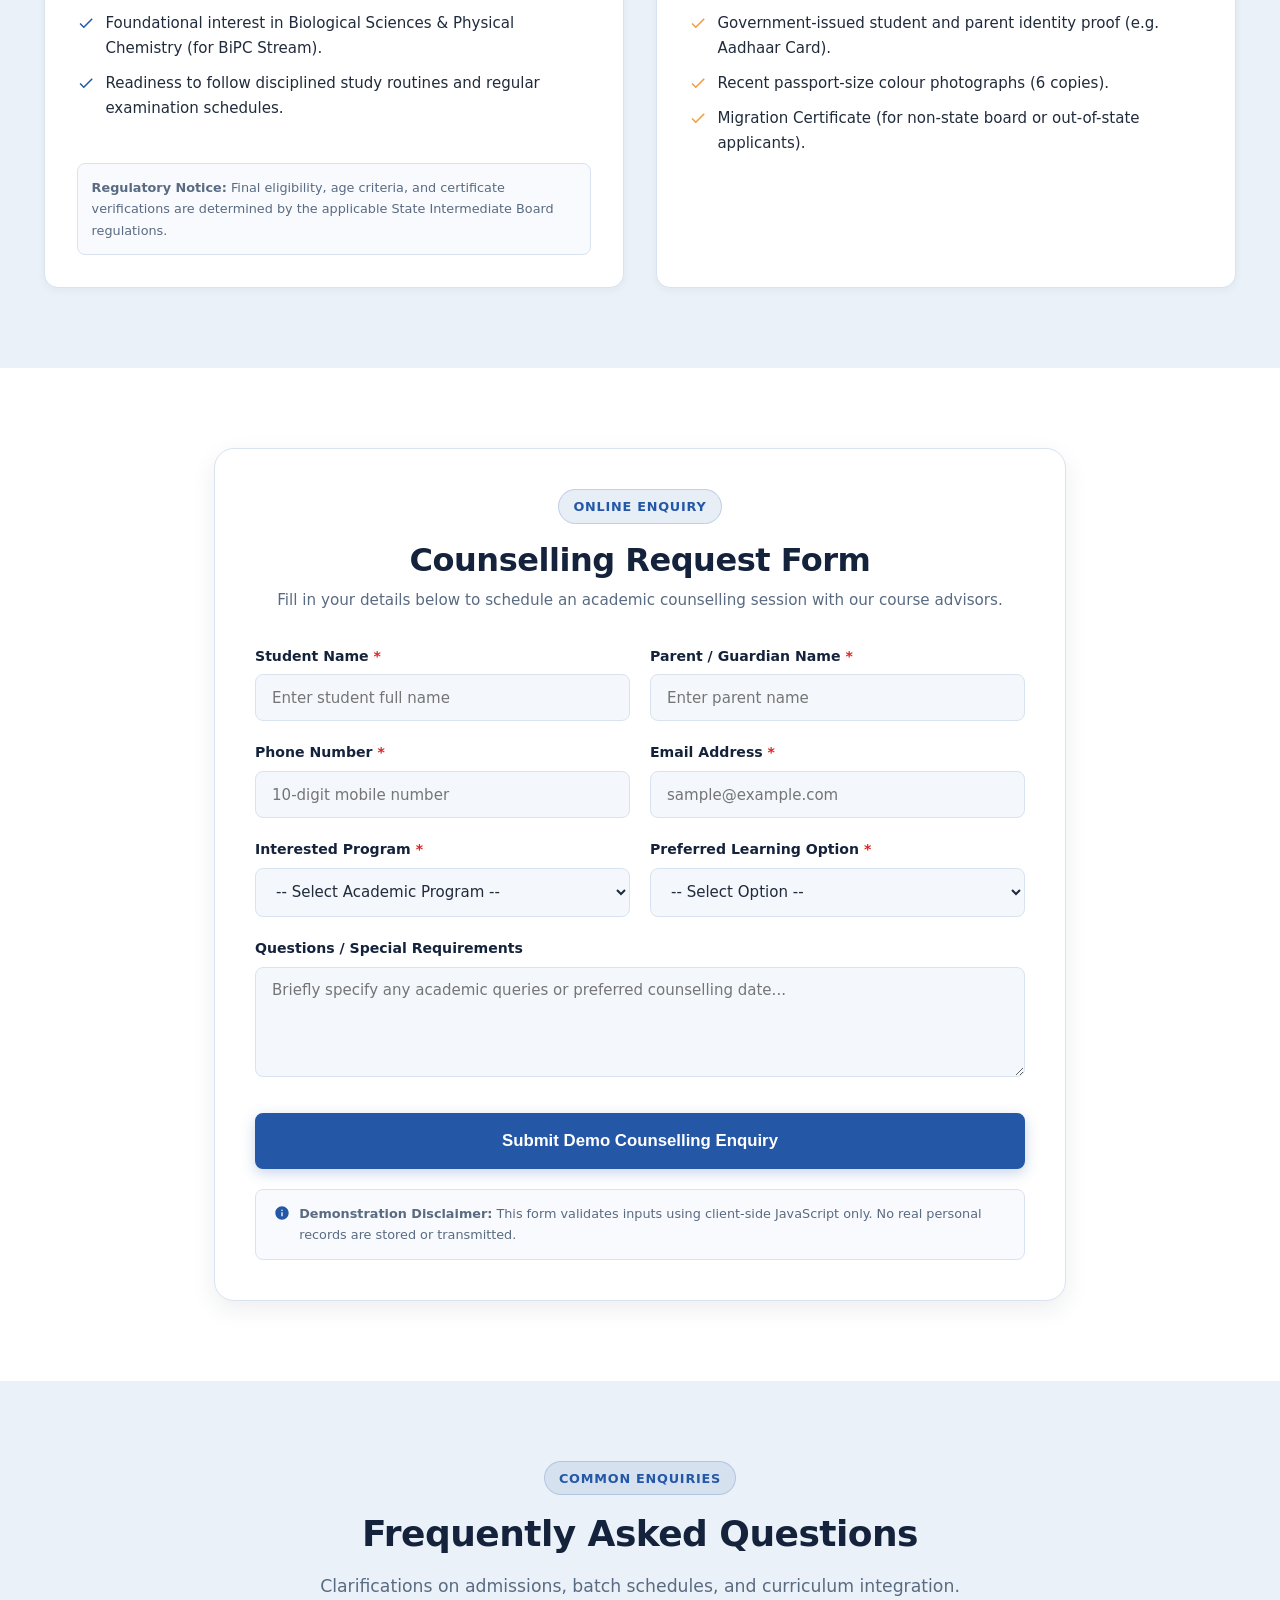
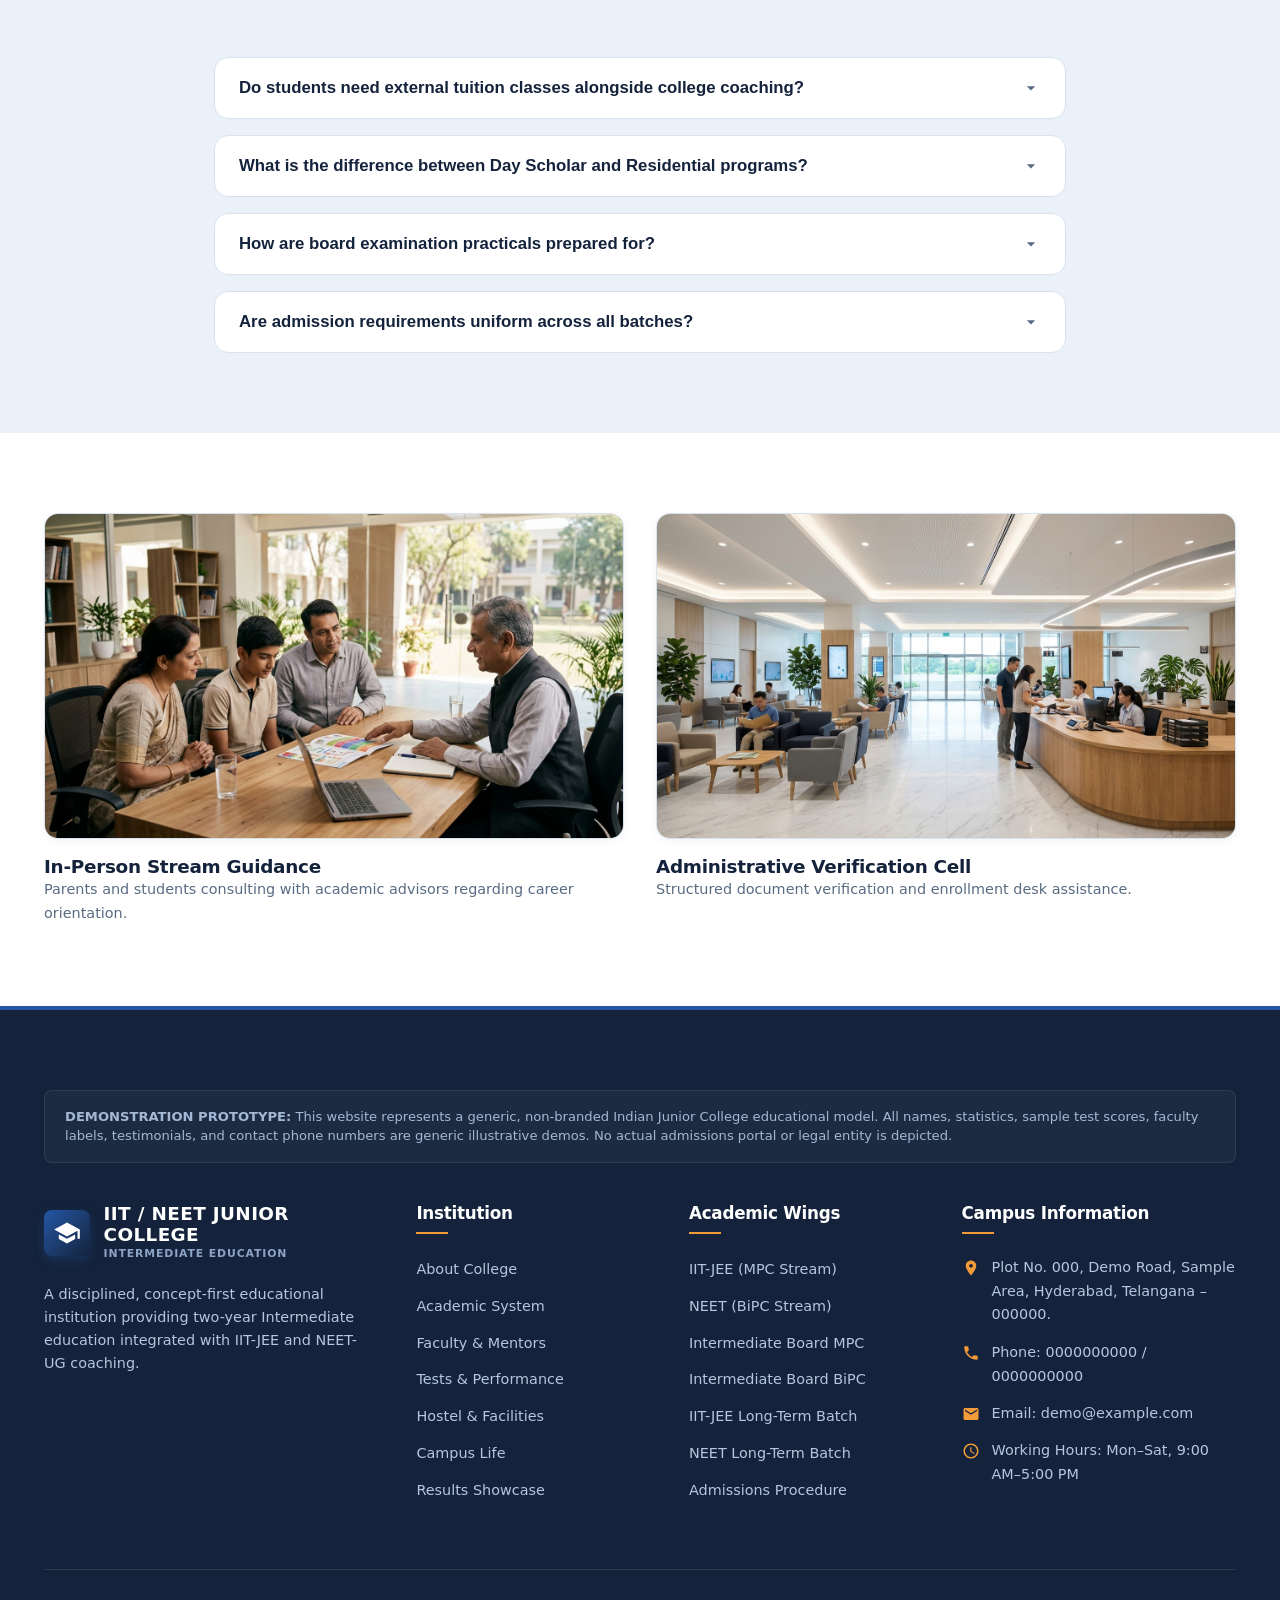
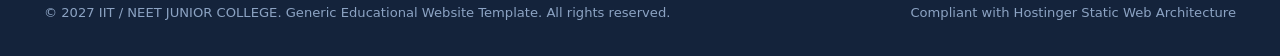
<file: admissions.html>
<!DOCTYPE html>
<html lang="en">
<head>
  <meta charset="UTF-8">
  <meta name="viewport" content="width=device-width, initial-scale=1.0">
  <title>Junior College Admissions 2027–2028 | Eligibility & Counselling</title>
  <meta name="description" content="Apply for Intermediate MPC and BiPC admissions with integrated IIT-JEE and NEET coaching. Review the 4-step admission process, document checklist, and FAQs.">
  <link rel="stylesheet" href="assets/css/style.css">
  <meta property="og:title" content="Admissions 2027–28 | IIT / NEET JUNIOR COLLEGE">
  <meta property="og:description" content="Admissions guide, counselling enquiry form, and required documents for Intermediate MPC and BiPC.">
</head>
<body>

  <!-- Top Bar -->
  <div class="topbar">
    <div class="container topbar-content">
      <div class="topbar-info">
        <span class="topbar-item">
          <svg viewBox="0 0 24 24"><path d="M6.62 10.79c1.44 2.83 3.76 5.14 6.59 6.59l2.2-2.2c.27-.27.67-.36 1.02-.24 1.12.37 2.33.57 3.57.57.55 0 1 .45 1 1V20c0 .55-.45 1-1 1-9.39 0-17-7.61-17-17 0-.55.45-1 1-1h3.5c.55 0 1 .45 1 1 0 1.25.2 2.45.57 3.57.11.35.03.74-.25 1.02l-2.2 2.2z"/></svg>
          Admissions: 0000000000 / 0000000000
        </span>
        <span class="topbar-item">
          <svg viewBox="0 0 24 24"><path d="M20 4H4c-1.1 0-1.99.9-1.99 2L2 18c0 1.1.9 2 2 2h16c1.1 0 2-.9 2-2V6c0-1.1-.9-2-2-2zm0 4l-8 5-8-5V6l8 5 8-5v2z"/></svg>
          demo@example.com
        </span>
        <span class="topbar-item">
          <svg viewBox="0 0 24 24"><path d="M11.99 2C6.47 2 2 6.48 2 12s4.47 10 9.99 10C17.52 22 22 17.52 22 12S17.52 2 11.99 2zM12 20c-4.42 0-8-3.58-8-8s3.58-8 8-8 8 3.58 8 8-3.58 8-8 8zm.5-13H11v6l5.25 3.15.75-1.23-4.5-2.67z"/></svg>
          Mon–Sat: 9:00 AM – 5:00 PM
        </span>
      </div>
      <div class="topbar-links">
        <span class="badge badge-demo">Illustrative Demo Website</span>
        <a href="admissions.html" class="topbar-link">Admissions 2027–28</a>
        <a href="contact.html" class="topbar-link">Locate Campus</a>
      </div>
    </div>
  </div>

  <!-- Header Navigation -->
  <header class="site-header">
    <div class="container header-container">
      <a href="index.html" class="brand" aria-label="Junior College Home">
        <div class="brand-emblem" aria-hidden="true">
          <svg viewBox="0 0 24 24"><path d="M5 13.18v4L12 21l7-3.82v-4L12 17l-7-3.82zM12 3L1 9l11 6 9-4.91V17h2V9L12 3z"/></svg>
        </div>
        <div class="brand-text">
          <span class="brand-title">IIT / NEET JUNIOR COLLEGE</span>
          <span class="brand-subtitle">Intermediate MPC & BiPC Education</span>
        </div>
      </a>

      <nav aria-label="Main Navigation">
        <ul class="nav-menu">
          <li class="nav-item"><a href="index.html" class="nav-link">Home</a></li>
          
          <li class="nav-item dropdown">
            <a href="programs.html" class="nav-link nav-dropdown-trigger" aria-haspopup="true">
              Programs
              <svg viewBox="0 0 24 24"><path d="M7 10l5 5 5-5z"/></svg>
            </a>
            <ul class="dropdown-menu">
              <li class="dropdown-item"><a href="programs.html#mpc-jee">Intermediate MPC + IIT-JEE <small>Engineering Stream (2-Year Integrated)</small></a></li>
              <li class="dropdown-item"><a href="programs.html#bipc-neet">Intermediate BiPC + NEET <small>Medical Stream (2-Year Integrated)</small></a></li>
              <li class="dropdown-item"><a href="iit-jee.html">IIT-JEE Wing <small>JEE Main & Advanced Integrated Framework</small></a></li>
              <li class="dropdown-item"><a href="neet.html">NEET Wing <small>NEET-UG & Board Integrated Framework</small></a></li>
              <li class="dropdown-item"><a href="programs.html#jee-longterm">Long-Term Batches <small>JEE & NEET Intensive Repeater Coaching</small></a></li>
              <li class="dropdown-item"><a href="programs.html">All Programs Overview <small>Curriculum & Stream Comparison</small></a></li>
            </ul>
          </li>

          <li class="nav-item dropdown">
            <a href="academics.html" class="nav-link nav-dropdown-trigger" aria-haspopup="true">
              Academics
              <svg viewBox="0 0 24 24"><path d="M7 10l5 5 5-5z"/></svg>
            </a>
            <ul class="dropdown-menu">
              <li class="dropdown-item"><a href="academics.html">Academic System & Schedule <small>Curriculum Progression & Daily Routine</small></a></li>
              <li class="dropdown-item"><a href="faculty.html">Faculty & Mentorship <small>Expert Department Heads & Mentors</small></a></li>
              <li class="dropdown-item"><a href="test-series.html">Test Series & Performance <small>Testing Cadence & Analytics Portal</small></a></li>
              <li class="dropdown-item"><a href="results.html">Results & Achievements <small>Illustrative Performance Trends</small></a></li>
            </ul>
          </li>

          <li class="nav-item dropdown active">
            <a href="about.html" class="nav-link nav-dropdown-trigger" aria-haspopup="true">
              Campus & Info
              <svg viewBox="0 0 24 24"><path d="M7 10l5 5 5-5z"/></svg>
            </a>
            <ul class="dropdown-menu dropdown-menu-right">
              <li class="dropdown-item"><a href="about.html">About College <small>Philosophy, Vision & Approach</small></a></li>
              <li class="dropdown-item"><a href="admissions.html">Admissions 2027–28 <small>Criteria, Process & Scholarship Exam</small></a></li>
              <li class="dropdown-item"><a href="hostel.html">Hostel & Living <small>Supervised Accommodation & Meals</small></a></li>
              <li class="dropdown-item"><a href="campus-life.html">Campus Life <small>Laboratories, Library & Sports</small></a></li>
              <li class="dropdown-item"><a href="contact.html">Contact Us <small>Campus Address, Timings & Enquiries</small></a></li>
            </ul>
          </li>
        </ul>
      </nav>

      <div class="header-actions">
        <a href="admissions.html" class="btn btn-primary btn-sm">Enquire Now</a>
        <button class="mobile-nav-toggle" aria-label="Toggle Navigation Menu" aria-expanded="false">
          <svg viewBox="0 0 24 24"><path d="M3 18h18v-2H3v2zm0-5h18v-2H3v2zm0-7v2h18V6H3z"/></svg>
        </button>
      </div>
    </div>
  </header>

  <main>
    <!-- Page Banner -->
    <section class="page-banner">
      <div class="container banner-content">
        <div class="banner-breadcrumbs">
          <a href="index.html">Home</a>
          <span>/</span>
          <span>Admissions</span>
        </div>
        <h1 class="banner-title">Admissions Procedure & Guidance</h1>
        <p class="banner-subtitle">
          Begin your journey into Intermediate MPC or BiPC. Transparent guidance, streamlined verification, and career pathway counselling.
        </p>
      </div>
    </section>

    <!-- Admission Process (4 Steps) -->
    <section class="section section-white">
      <div class="container">
        <div class="section-header">
          <div class="badge badge-royal">Step-by-Step Flow</div>
          <h2 class="section-title">The Four-Step Admission Journey</h2>
          <p class="section-subtitle">A straightforward procedure designed to help prospective students and parents identify the optimal academic stream.</p>
        </div>

        <div class="grid-4">
          <div class="card" style="text-align: center;">
            <div class="step-num">1</div>
            <h3 class="card-title" style="font-size: 1.2rem;">Submit Enquiry</h3>
            <p class="card-desc">Complete our online enquiry form or visit the campus admissions office to initiate academic consultation.</p>
          </div>

          <div class="card" style="text-align: center;">
            <div class="step-num">2</div>
            <h3 class="card-title" style="font-size: 1.2rem;">Select Stream</h3>
            <p class="card-desc">Choose between Intermediate MPC (Engineering) or Intermediate BiPC (Medical) based on career goals.</p>
          </div>

          <div class="card" style="text-align: center;">
            <div class="step-num">3</div>
            <h3 class="card-title" style="font-size: 1.2rem;">Attend Counselling</h3>
            <p class="card-desc">Meet with senior academic counsellors to review study routine expectations, hostel needs, and course syllabus.</p>
          </div>

          <div class="card" style="text-align: center;">
            <div class="step-num">4</div>
            <h3 class="card-title" style="font-size: 1.2rem;">Verified Admission</h3>
            <p class="card-desc">Submit authentic documentation and complete the institution's verified enrollment procedure.</p>
          </div>
        </div>
      </div>
    </section>

    <!-- General Eligibility & Documents Required -->
    <section class="section section-alt">
      <div class="container">
        <div class="grid-2">
          <!-- Eligibility -->
          <div class="card">
            <div class="badge badge-royal" style="width: fit-content;">Prerequisites</div>
            <h3 class="card-title" style="font-size: 1.4rem;">General Eligibility Information</h3>
            <p class="card-desc">
              Admission into the two-year Intermediate course requires successful completion of secondary schooling:
            </p>
            <ul class="checklist checklist-blue">
              <li><svg viewBox="0 0 24 24"><path d="M9 16.17L4.83 12l-1.42 1.41L9 19 21 7l-1.41-1.41L9 16.17z"/></svg><span>Successful completion of Class 10 (SSC / CBSE / ICSE or any recognized equivalent state board).</span></li>
              <li><svg viewBox="0 0 24 24"><path d="M9 16.17L4.83 12l-1.42 1.41L9 19 21 7l-1.41-1.41L9 16.17z"/></svg><span>Foundational interest in Mathematics & Physical Sciences (for MPC Stream).</span></li>
              <li><svg viewBox="0 0 24 24"><path d="M9 16.17L4.83 12l-1.42 1.41L9 19 21 7l-1.41-1.41L9 16.17z"/></svg><span>Foundational interest in Biological Sciences & Physical Chemistry (for BiPC Stream).</span></li>
              <li><svg viewBox="0 0 24 24"><path d="M9 16.17L4.83 12l-1.42 1.41L9 19 21 7l-1.41-1.41L9 16.17z"/></svg><span>Readiness to follow disciplined study routines and regular examination schedules.</span></li>
            </ul>
            <div style="background-color: #F8FAFD; border: 1px solid var(--color-border); border-radius: var(--radius-sm); padding: 0.85rem; font-size: 0.8rem; color: var(--color-muted);">
              <strong>Regulatory Notice:</strong> Final eligibility, age criteria, and certificate verifications are determined by the applicable State Intermediate Board regulations.
            </div>
          </div>

          <!-- Documents Checklist -->
          <div class="card">
            <div class="badge badge-orange" style="width: fit-content;">Checklist</div>
            <h3 class="card-title" style="font-size: 1.4rem;">Documents Required</h3>
            <p class="card-desc">
              Prospective students are requested to keep the following credentials prepared during admission counselling:
            </p>
            <ul class="checklist checklist-jee">
              <li><svg viewBox="0 0 24 24"><path d="M9 16.17L4.83 12l-1.42 1.41L9 19 21 7l-1.41-1.41L9 16.17z"/></svg><span>Original and photocopies of Class 10 Marksheet / Passing Certificate.</span></li>
              <li><svg viewBox="0 0 24 24"><path d="M9 16.17L4.83 12l-1.42 1.41L9 19 21 7l-1.41-1.41L9 16.17z"/></svg><span>Transfer Certificate (TC) and Conduct Certificate from the last attended school.</span></li>
              <li><svg viewBox="0 0 24 24"><path d="M9 16.17L4.83 12l-1.42 1.41L9 19 21 7l-1.41-1.41L9 16.17z"/></svg><span>Government-issued student and parent identity proof (e.g. Aadhaar Card).</span></li>
              <li><svg viewBox="0 0 24 24"><path d="M9 16.17L4.83 12l-1.42 1.41L9 19 21 7l-1.41-1.41L9 16.17z"/></svg><span>Recent passport-size colour photographs (6 copies).</span></li>
              <li><svg viewBox="0 0 24 24"><path d="M9 16.17L4.83 12l-1.42 1.41L9 19 21 7l-1.41-1.41L9 16.17z"/></svg><span>Migration Certificate (for non-state board or out-of-state applicants).</span></li>
            </ul>
          </div>
        </div>
      </div>
    </section>

    <!-- Counselling Enquiry Form (Interactive Demo) -->
    <section class="section section-white" id="enquiry-section">
      <div class="container container-narrow">
        <div class="form-wrapper">
          <div style="text-align: center; margin-bottom: 2rem;">
            <div class="badge badge-royal">Online Enquiry</div>
            <h2 style="font-size: 2rem; color: var(--color-navy); margin-bottom: 0.5rem;">Counselling Request Form</h2>
            <p style="font-size: 0.95rem; color: var(--color-muted);">
              Fill in your details below to schedule an academic counselling session with our course advisors.
            </p>
          </div>

          <form data-demo-form novalidate>
            <div class="form-grid">
              <div class="form-group">
                <label class="form-label" for="student_name">Student Name <span class="req">*</span></label>
                <input type="text" id="student_name" name="student_name" class="form-control" placeholder="Enter student full name" required>
                <span class="form-error">Please provide student name.</span>
              </div>

              <div class="form-group">
                <label class="form-label" for="parent_name">Parent / Guardian Name <span class="req">*</span></label>
                <input type="text" id="parent_name" name="parent_name" class="form-control" placeholder="Enter parent name" required>
                <span class="form-error">Please provide parent / guardian name.</span>
              </div>

              <div class="form-group">
                <label class="form-label" for="phone">Phone Number <span class="req">*</span></label>
                <input type="tel" id="phone" name="phone" class="form-control" placeholder="10-digit mobile number" required>
                <span class="form-error">Please enter a valid 10-digit phone number.</span>
              </div>

              <div class="form-group">
                <label class="form-label" for="email">Email Address <span class="req">*</span></label>
                <input type="email" id="email" name="email" class="form-control" placeholder="sample@example.com" required>
                <span class="form-error">Please enter a valid email address.</span>
              </div>

              <div class="form-group">
                <label class="form-label" for="program_select">Interested Program <span class="req">*</span></label>
                <select id="program_select" name="program_select" class="form-control" required>
                  <option value="">-- Select Academic Program --</option>
                  <option value="mpc_jee">Intermediate MPC + IIT-JEE</option>
                  <option value="bipc_neet">Intermediate BiPC + NEET</option>
                  <option value="mpc_board">Intermediate MPC (Board Focused)</option>
                  <option value="bipc_board">Intermediate BiPC (Board Focused)</option>
                  <option value="jee_repeater">IIT-JEE Long-Term</option>
                  <option value="neet_repeater">NEET Long-Term</option>
                </select>
                <span class="form-error">Please select an academic program.</span>
              </div>

              <div class="form-group">
                <label class="form-label" for="learning_option">Preferred Learning Option <span class="req">*</span></label>
                <select id="learning_option" name="learning_option" class="form-control" required>
                  <option value="">-- Select Option --</option>
                  <option value="day_scholar">Day Scholar Program</option>
                  <option value="residential">Residential Hostel Program</option>
                  <option value="semi_residential">Extended Day-Study Program</option>
                </select>
                <span class="form-error">Please select learning option.</span>
              </div>

              <div class="form-group full-width">
                <label class="form-label" for="message">Questions / Special Requirements</label>
                <textarea id="message" name="message" class="form-control" placeholder="Briefly specify any academic queries or preferred counselling date..."></textarea>
              </div>

              <div class="form-group full-width" style="margin-top: 1rem;">
                <button type="submit" class="btn btn-primary btn-lg" style="width: 100%;">Submit Demo Counselling Enquiry</button>
              </div>
            </div>

            <div class="form-demo-note">
              <svg viewBox="0 0 24 24"><path d="M12 2C6.48 2 2 6.48 2 12s4.48 10 10 10 10-4.48 10-10S17.52 2 12 2zm1 15h-2v-6h2v6zm0-8h-2V7h2v2z"/></svg>
              <span><strong>Demonstration Disclaimer:</strong> This form validates inputs using client-side JavaScript only. No real personal records are stored or transmitted.</span>
            </div>
          </form>
        </div>
      </div>
    </section>

    <!-- Frequently Asked Questions (Accordion) -->
    <section class="section section-alt">
      <div class="container container-narrow">
        <div class="section-header">
          <div class="badge badge-royal">Common Enquiries</div>
          <h2 class="section-title">Frequently Asked Questions</h2>
          <p class="section-subtitle">Clarifications on admissions, batch schedules, and curriculum integration.</p>
        </div>

        <div class="accordion">
          <div class="accordion-item">
            <button class="accordion-trigger" type="button" aria-expanded="false">
              <span>Do students need external tuition classes alongside college coaching?</span>
              <svg class="accordion-icon" viewBox="0 0 24 24"><path d="M7 10l5 5 5-5z"/></svg>
            </button>
            <div class="accordion-content">
              <p>No. Our integrated academic framework is designed specifically to eliminate the need for third-party tuition. Theory lectures, board subjective exercises, competitive MCQs, and daily supervised doubt-clearing sessions are all accommodated inside our college schedule.</p>
            </div>
          </div>

          <div class="accordion-item">
            <button class="accordion-trigger" type="button" aria-expanded="false">
              <span>What is the difference between Day Scholar and Residential programs?</span>
              <svg class="accordion-icon" viewBox="0 0 24 24"><path d="M7 10l5 5 5-5z"/></svg>
            </button>
            <div class="accordion-content">
              <p>Day scholars participate in academic lectures, lunch, and guided problem-solving until late afternoon. Residential students reside on campus with supervised early morning study, nutritious dining, and evening faculty-monitored study halls.</p>
            </div>
          </div>

          <div class="accordion-item">
            <button class="accordion-trigger" type="button" aria-expanded="false">
              <span>How are board examination practicals prepared for?</span>
              <svg class="accordion-icon" viewBox="0 0 24 24"><path d="M7 10l5 5 5-5z"/></svg>
            </button>
            <div class="accordion-content">
              <p>Dedicated physics, chemistry, and biology laboratories operate on a scheduled weekly rotation. Every student completes hands-on experiment write-ups, record maintenance, and mock viva voce sessions strictly adhering to state board blueprints.</p>
            </div>
          </div>

          <div class="accordion-item">
            <button class="accordion-trigger" type="button" aria-expanded="false">
              <span>Are admission requirements uniform across all batches?</span>
              <svg class="accordion-icon" viewBox="0 0 24 24"><path d="M7 10l5 5 5-5z"/></svg>
            </button>
            <div class="accordion-content">
              <p>Eligibility depends on the verified policies of the institution and intermediate board compliance. Prospective applicants are encouraged to attend a counselling interview to determine stream suitability.</p>
            </div>
          </div>
        </div>
      </div>
    </section>

    <!-- Image Placeholders -->
    <section class="section section-white">
      <div class="container">
        <div class="grid-2">
          <div>
            <div class="img-frame ratio-16-9">
              <img src="images/counselling-session.jpeg" alt="Academic Counselling Session" loading="lazy">
            </div>
            <h4 style="margin-top: 1rem; font-size: 1.15rem;">In-Person Stream Guidance</h4>
            <p style="font-size: 0.9rem;">Parents and students consulting with academic advisors regarding career orientation.</p>
          </div>

          <div>
            <div class="img-frame ratio-16-9">
              <img src="images/admissions-desk.jpeg" alt="Campus Admissions Desk" loading="lazy">
            </div>
            <h4 style="margin-top: 1rem; font-size: 1.15rem;">Administrative Verification Cell</h4>
            <p style="font-size: 0.9rem;">Structured document verification and enrollment desk assistance.</p>
          </div>
        </div>
      </div>
    </section>
  </main>

  <!-- Consistent Footer -->
  <footer class="site-footer">
    <div class="container">
      <div class="footer-disclaimer-box">
        <strong>DEMONSTRATION PROTOTYPE:</strong> This website represents a generic, non-branded Indian Junior College educational model. All names, statistics, sample test scores, faculty labels, testimonials, and contact phone numbers are generic illustrative demos. No actual admissions portal or legal entity is depicted.
      </div>
      <div class="footer-grid">
        <div class="footer-brand">
          <div class="brand">
            <div class="brand-emblem"><svg viewBox="0 0 24 24"><path d="M5 13.18v4L12 21l7-3.82v-4L12 17l-7-3.82zM12 3L1 9l11 6 9-4.91V17h2V9L12 3z"/></svg></div>
            <div class="brand-text">
              <span class="brand-title">IIT / NEET JUNIOR COLLEGE</span>
              <span class="brand-subtitle">Intermediate Education</span>
            </div>
          </div>
          <p class="footer-about">A disciplined, concept-first educational institution providing two-year Intermediate education integrated with IIT-JEE and NEET-UG coaching.</p>
        </div>
        <div>
          <h4 class="footer-heading">Institution</h4>
          <ul class="footer-links">
            <li><a href="about.html">About College</a></li>
            <li><a href="academics.html">Academic System</a></li>
            <li><a href="faculty.html">Faculty & Mentors</a></li>
            <li><a href="test-series.html">Tests & Performance</a></li>
            <li><a href="hostel.html">Hostel & Facilities</a></li>
            <li><a href="campus-life.html">Campus Life</a></li>
            <li><a href="results.html">Results Showcase</a></li>
          </ul>
        </div>
        <div>
          <h4 class="footer-heading">Academic Wings</h4>
          <ul class="footer-links">
            <li><a href="iit-jee.html">IIT-JEE (MPC Stream)</a></li>
            <li><a href="neet.html">NEET (BiPC Stream)</a></li>
            <li><a href="programs.html#mpc-regular">Intermediate Board MPC</a></li>
            <li><a href="programs.html#bipc-regular">Intermediate Board BiPC</a></li>
            <li><a href="programs.html#jee-longterm">IIT-JEE Long-Term Batch</a></li>
            <li><a href="programs.html#neet-longterm">NEET Long-Term Batch</a></li>
            <li><a href="admissions.html">Admissions Procedure</a></li>
          </ul>
        </div>
        <div>
          <h4 class="footer-heading">Campus Information</h4>
          <ul class="footer-contact-list">
            <li><svg viewBox="0 0 24 24"><path d="M12 2C8.13 2 5 5.13 5 9c0 5.25 7 13 7 13s7-7.75 7-13c0-3.87-3.13-7-7-7zm0 9.5c-1.38 0-2.5-1.12-2.5-2.5s1.12-2.5 2.5-2.5 2.5 1.12 2.5 2.5-1.12 2.5-2.5 2.5z"/></svg><span>Plot No. 000, Demo Road, Sample Area, Hyderabad, Telangana – 000000.</span></li>
            <li><svg viewBox="0 0 24 24"><path d="M6.62 10.79c1.44 2.83 3.76 5.14 6.59 6.59l2.2-2.2c.27-.27.67-.36 1.02-.24 1.12.37 2.33.57 3.57.57.55 0 1 .45 1 1V20c0 .55-.45 1-1 1-9.39 0-17-7.61-17-17 0-.55.45-1 1-1h3.5c.55 0 1 .45 1 1 0 1.25.2 2.45.57 3.57.11.35.03.74-.25 1.02l-2.2 2.2z"/></svg><span>Phone: 0000000000 / 0000000000</span></li>
            <li><svg viewBox="0 0 24 24"><path d="M20 4H4c-1.1 0-1.99.9-1.99 2L2 18c0 1.1.9 2 2 2h16c1.1 0 2-.9 2-2V6c0-1.1-.9-2-2-2zm0 4l-8 5-8-5V6l8 5 8-5v2z"/></svg><span>Email: demo@example.com</span></li>
            <li><svg viewBox="0 0 24 24"><path d="M11.99 2C6.47 2 2 6.48 2 12s4.47 10 9.99 10C17.52 22 22 17.52 22 12S17.52 2 11.99 2zM12 20c-4.42 0-8-3.58-8-8s3.58-8 8-8 8 3.58 8 8-3.58 8-8 8zm.5-13H11v6l5.25 3.15.75-1.23-4.5-2.67z"/></svg><span>Working Hours: Mon–Sat, 9:00 AM–5:00 PM</span></li>
          </ul>
        </div>
      </div>
      <div class="footer-bottom">
        <div>&copy; 2027 IIT / NEET JUNIOR COLLEGE. Generic Educational Website Template. All rights reserved.</div>
        <div>Compliant with Hostinger Static Web Architecture</div>
      </div>
    </div>
  </footer>

  <button class="scroll-top-btn" aria-label="Scroll to top of page">
    <svg viewBox="0 0 24 24"><path d="M7.41 15.41L12 10.83l4.59 4.58L18 14l-6-6-6 6z"/></svg>
  </button>
  <script src="assets/js/script.js"></script>
</body>
</html>
</file>
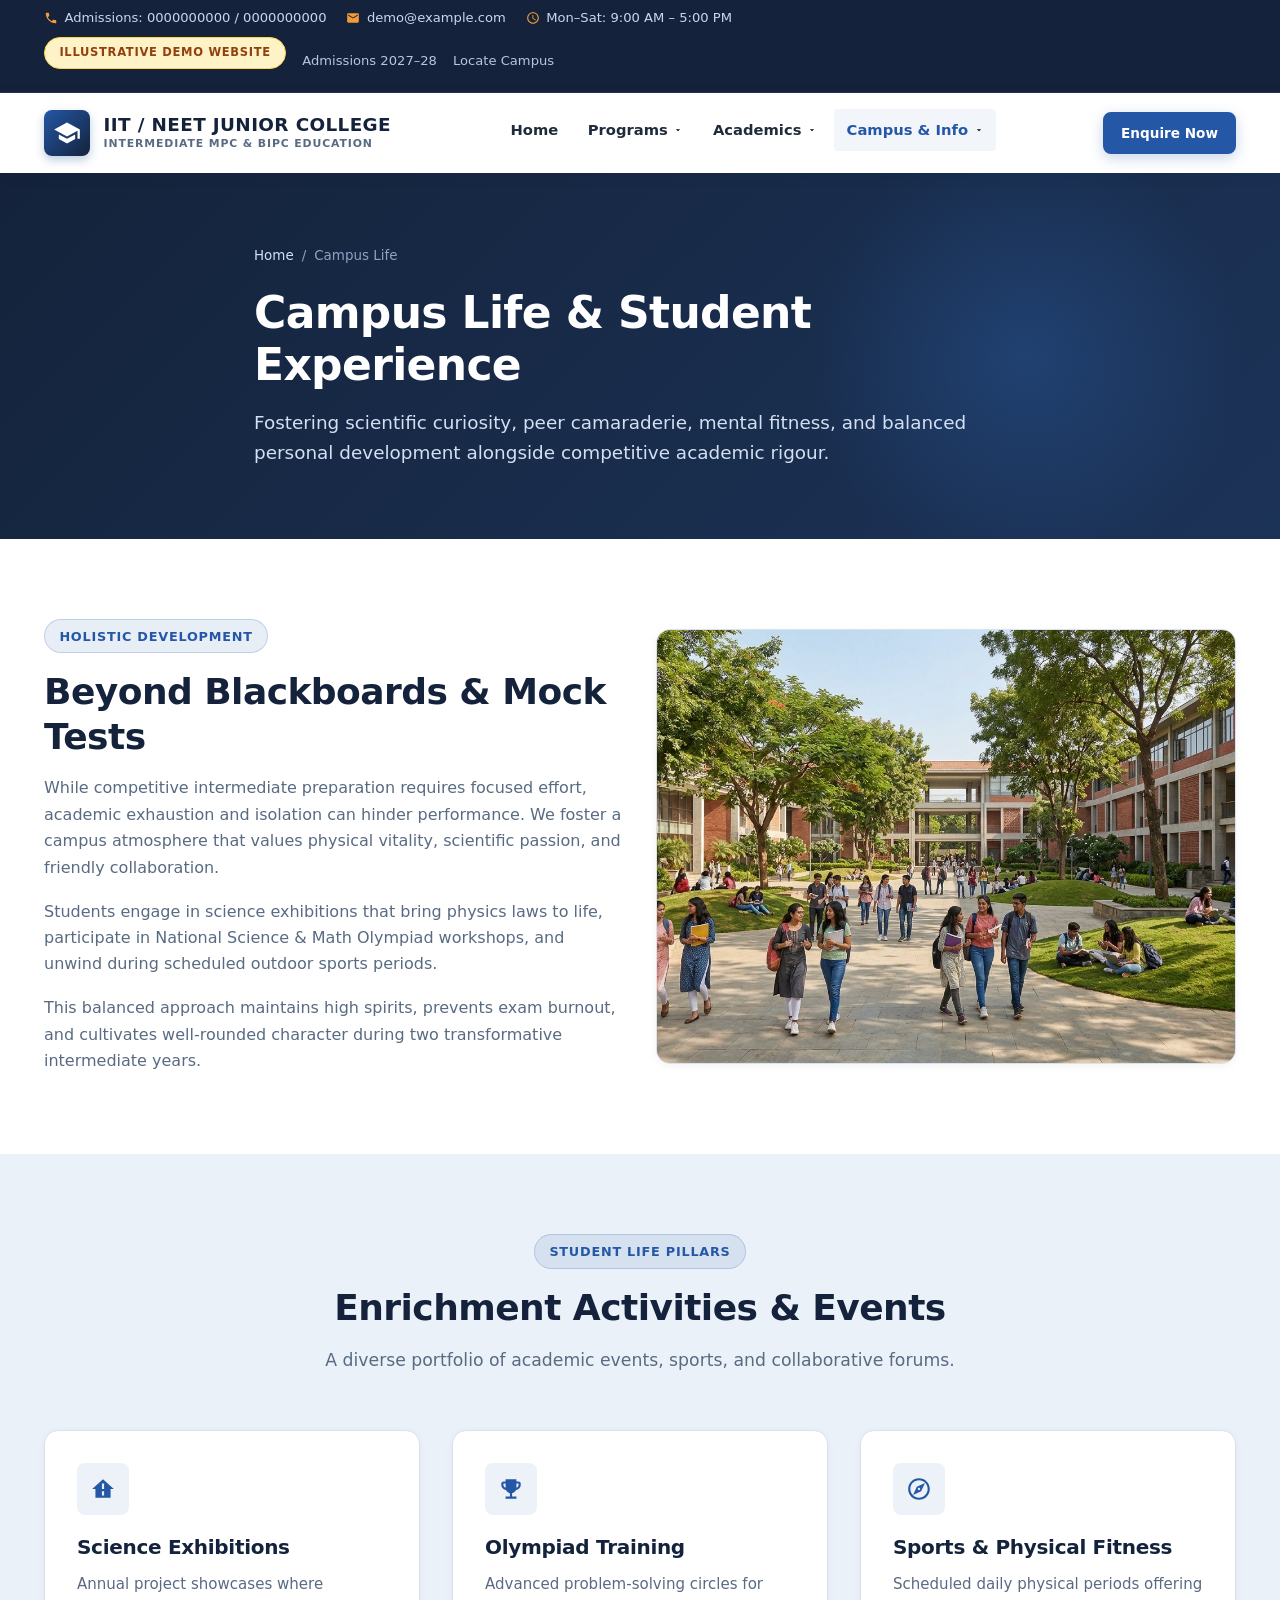
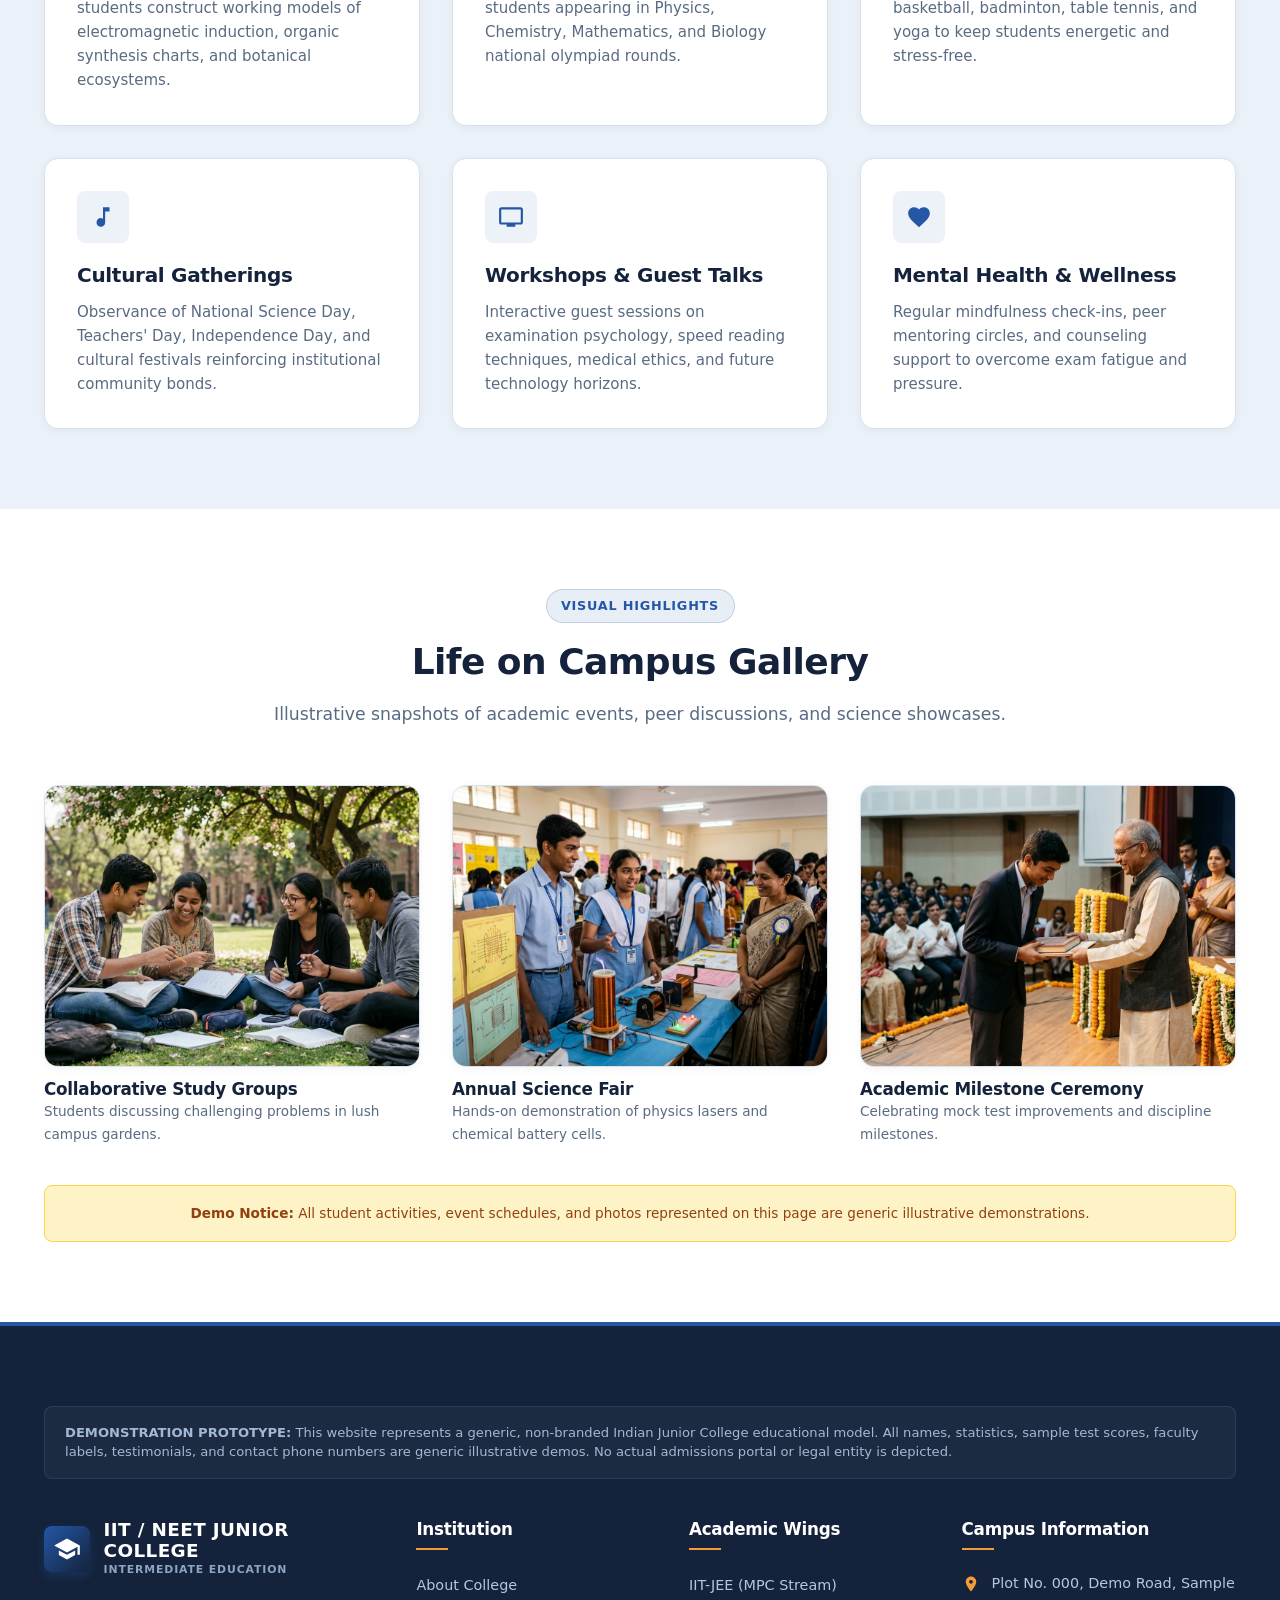
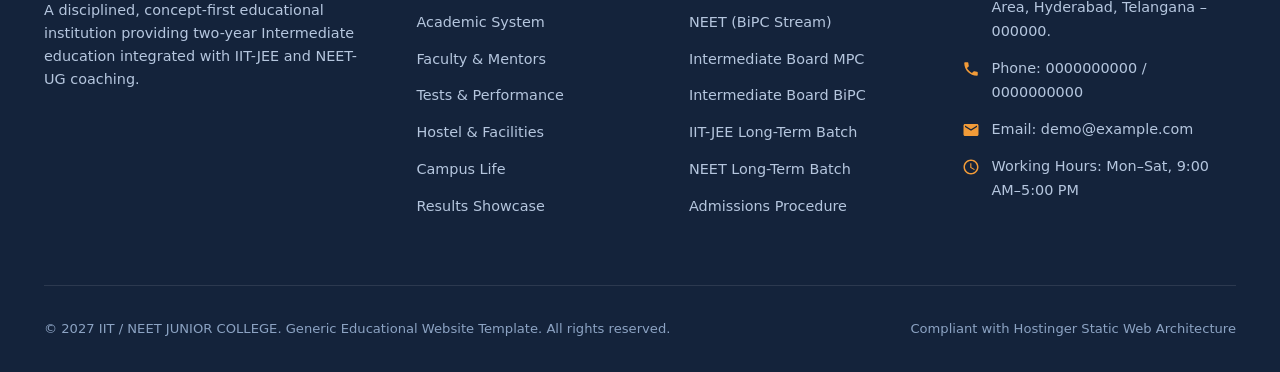
<file: campus-life.html>
<!DOCTYPE html>
<html lang="en">
<head>
  <meta charset="UTF-8">
  <meta name="viewport" content="width=device-width, initial-scale=1.0">
  <title>Campus Life & Student Development | IIT NEET Junior College</title>
  <meta name="description" content="Discover vibrant campus life: science exhibitions, Olympiad training, sports and wellness, cultural celebrations, and balanced student growth.">
  <link rel="stylesheet" href="assets/css/style.css">
  <meta property="og:title" content="Campus Life | IIT / NEET JUNIOR COLLEGE">
  <meta property="og:description" content="Nurturing holistic development, healthy recreation, and scientific inquiry alongside competitive intermediate preparation.">
</head>
<body>

  <!-- Top Bar -->
  <div class="topbar">
    <div class="container topbar-content">
      <div class="topbar-info">
        <span class="topbar-item">
          <svg viewBox="0 0 24 24"><path d="M6.62 10.79c1.44 2.83 3.76 5.14 6.59 6.59l2.2-2.2c.27-.27.67-.36 1.02-.24 1.12.37 2.33.57 3.57.57.55 0 1 .45 1 1V20c0 .55-.45 1-1 1-9.39 0-17-7.61-17-17 0-.55.45-1 1-1h3.5c.55 0 1 .45 1 1 0 1.25.2 2.45.57 3.57.11.35.03.74-.25 1.02l-2.2 2.2z"/></svg>
          Admissions: 0000000000 / 0000000000
        </span>
        <span class="topbar-item">
          <svg viewBox="0 0 24 24"><path d="M20 4H4c-1.1 0-1.99.9-1.99 2L2 18c0 1.1.9 2 2 2h16c1.1 0 2-.9 2-2V6c0-1.1-.9-2-2-2zm0 4l-8 5-8-5V6l8 5 8-5v2z"/></svg>
          demo@example.com
        </span>
        <span class="topbar-item">
          <svg viewBox="0 0 24 24"><path d="M11.99 2C6.47 2 2 6.48 2 12s4.47 10 9.99 10C17.52 22 22 17.52 22 12S17.52 2 11.99 2zM12 20c-4.42 0-8-3.58-8-8s3.58-8 8-8 8 3.58 8 8-3.58 8-8 8zm.5-13H11v6l5.25 3.15.75-1.23-4.5-2.67z"/></svg>
          Mon–Sat: 9:00 AM – 5:00 PM
        </span>
      </div>
      <div class="topbar-links">
        <span class="badge badge-demo">Illustrative Demo Website</span>
        <a href="admissions.html" class="topbar-link">Admissions 2027–28</a>
        <a href="contact.html" class="topbar-link">Locate Campus</a>
      </div>
    </div>
  </div>

  <!-- Header Navigation -->
  <header class="site-header">
    <div class="container header-container">
      <a href="index.html" class="brand" aria-label="Junior College Home">
        <div class="brand-emblem" aria-hidden="true">
          <svg viewBox="0 0 24 24"><path d="M5 13.18v4L12 21l7-3.82v-4L12 17l-7-3.82zM12 3L1 9l11 6 9-4.91V17h2V9L12 3z"/></svg>
        </div>
        <div class="brand-text">
          <span class="brand-title">IIT / NEET JUNIOR COLLEGE</span>
          <span class="brand-subtitle">Intermediate MPC & BiPC Education</span>
        </div>
      </a>

      <nav aria-label="Main Navigation">
        <ul class="nav-menu">
          <li class="nav-item"><a href="index.html" class="nav-link">Home</a></li>
          
          <li class="nav-item dropdown">
            <a href="programs.html" class="nav-link nav-dropdown-trigger" aria-haspopup="true">
              Programs
              <svg viewBox="0 0 24 24"><path d="M7 10l5 5 5-5z"/></svg>
            </a>
            <ul class="dropdown-menu">
              <li class="dropdown-item"><a href="programs.html#mpc-jee">Intermediate MPC + IIT-JEE <small>Engineering Stream (2-Year Integrated)</small></a></li>
              <li class="dropdown-item"><a href="programs.html#mpc-regular">Intermediate MPC <small>Board Examination Stream</small></a></li>
              <li class="dropdown-item"><a href="programs.html#bipc-neet">Intermediate BiPC + NEET <small>Medical Stream (2-Year Integrated)</small></a></li>
              <li class="dropdown-item"><a href="programs.html#bipc-regular">Intermediate BiPC <small>Board Examination Stream</small></a></li>
              <li class="dropdown-item"><a href="programs.html#jee-longterm">IIT-JEE Long-Term <small>Repeater & Intensive Coaching</small></a></li>
              <li class="dropdown-item"><a href="programs.html#neet-longterm">NEET Long-Term <small>Repeater & Intensive Coaching</small></a></li>
            </ul>
          </li>

          <li class="nav-item dropdown">
            <a href="academics.html" class="nav-link nav-dropdown-trigger" aria-haspopup="true">
              Academics
              <svg viewBox="0 0 24 24"><path d="M7 10l5 5 5-5z"/></svg>
            </a>
            <ul class="dropdown-menu">
              <li class="dropdown-item"><a href="academics.html">Academic System & Schedule <small>Curriculum Progression & Daily Routine</small></a></li>
              <li class="dropdown-item"><a href="faculty.html">Faculty & Mentorship <small>Expert Department Heads & Mentors</small></a></li>
              <li class="dropdown-item"><a href="test-series.html">Test Series & Performance <small>Testing Cadence & Analytics Portal</small></a></li>
              <li class="dropdown-item"><a href="results.html">Results & Achievements <small>Illustrative Performance Trends</small></a></li>
            </ul>
          </li>

          <li class="nav-item dropdown active">
            <a href="about.html" class="nav-link nav-dropdown-trigger" aria-haspopup="true">
              Campus & Info
              <svg viewBox="0 0 24 24"><path d="M7 10l5 5 5-5z"/></svg>
            </a>
            <ul class="dropdown-menu dropdown-menu-right">
              <li class="dropdown-item"><a href="about.html">About College <small>Philosophy, Vision & Approach</small></a></li>
              <li class="dropdown-item"><a href="admissions.html">Admissions 2027–28 <small>Criteria, Process & Scholarship Exam</small></a></li>
              <li class="dropdown-item"><a href="hostel.html">Hostel & Living <small>Supervised Accommodation & Meals</small></a></li>
              <li class="dropdown-item"><a href="campus-life.html">Campus Life <small>Laboratories, Library & Sports</small></a></li>
              <li class="dropdown-item"><a href="contact.html">Contact Us <small>Campus Address, Timings & Enquiries</small></a></li>
            </ul>
          </li>
        </ul>
      </nav>

      <div class="header-actions">
        <a href="admissions.html" class="btn btn-primary btn-sm">Enquire Now</a>
        <button class="mobile-nav-toggle" aria-label="Toggle Navigation Menu" aria-expanded="false">
          <svg viewBox="0 0 24 24"><path d="M3 18h18v-2H3v2zm0-5h18v-2H3v2zm0-7v2h18V6H3z"/></svg>
        </button>
      </div>
    </div>
  </header>

  <main>
    <!-- Page Banner -->
    <section class="page-banner">
      <div class="container banner-content">
        <div class="banner-breadcrumbs">
          <a href="index.html">Home</a>
          <span>/</span>
          <span>Campus Life</span>
        </div>
        <h1 class="banner-title">Campus Life & Student Experience</h1>
        <p class="banner-subtitle">
          Fostering scientific curiosity, peer camaraderie, mental fitness, and balanced personal development alongside competitive academic rigour.
        </p>
      </div>
    </section>

    <!-- Balanced Experience Overview -->
    <section class="section section-white">
      <div class="container">
        <div class="grid-2" style="align-items: center;">
          <div>
            <div class="badge badge-royal">Holistic Development</div>
            <h2 class="section-title">Beyond Blackboards & Mock Tests</h2>
            <p>
              While competitive intermediate preparation requires focused effort, academic exhaustion and isolation can hinder performance. We foster a campus atmosphere that values physical vitality, scientific passion, and friendly collaboration.
            </p>
            <p>
              Students engage in science exhibitions that bring physics laws to life, participate in National Science & Math Olympiad workshops, and unwind during scheduled outdoor sports periods.
            </p>
            <p>
              This balanced approach maintains high spirits, prevents exam burnout, and cultivates well-rounded character during two transformative intermediate years.
            </p>
          </div>
          <div>
            <div class="img-frame ratio-4-3">
              <img src="images/campus-life.jpeg" alt="Vibrant Junior College Campus Environment" loading="lazy">
            </div>
          </div>
        </div>
      </div>
    </section>

    <!-- Activities & Co-Curricular Pillars -->
    <section class="section section-alt">
      <div class="container">
        <div class="section-header">
          <div class="badge badge-royal">Student Life Pillars</div>
          <h2 class="section-title">Enrichment Activities & Events</h2>
          <p class="section-subtitle">A diverse portfolio of academic events, sports, and collaborative forums.</p>
        </div>

        <div class="grid-3">
          <!-- Science Exhibitions -->
          <div class="card">
            <div class="card-icon"><svg viewBox="0 0 24 24"><path d="M12 3L2 12h3v8h14v-8h3L12 3zm1 15h-2v-4h2v4zm0-6h-2V7h2v5z"/></svg></div>
            <h3 class="card-title">Science Exhibitions</h3>
            <p class="card-desc">Annual project showcases where students construct working models of electromagnetic induction, organic synthesis charts, and botanical ecosystems.</p>
          </div>

          <!-- Olympiad Workshops -->
          <div class="card">
            <div class="card-icon"><svg viewBox="0 0 24 24"><path d="M19 5h-2V3H7v2H5c-1.1 0-2 .9-2 2v1c0 2.55 1.92 4.63 4.39 4.94.63 1.5 1.98 2.63 3.61 2.96V19H7v2h10v-2h-4v-3.1c1.63-.33 2.98-1.46 3.61-2.96C19.08 12.63 21 10.55 21 8V7c0-1.1-.9-2-2-2zM5 8V7h2v3.82C5.84 10.4 5 9.3 5 8zm14 0c0 1.3-.84 2.4-2 2.82V7h2v1z"/></svg></div>
            <h3 class="card-title">Olympiad Training</h3>
            <p class="card-desc">Advanced problem-solving circles for students appearing in Physics, Chemistry, Mathematics, and Biology national olympiad rounds.</p>
          </div>

          <!-- Sports & Wellness -->
          <div class="card">
            <div class="card-icon"><svg viewBox="0 0 24 24"><path d="M12 2C6.48 2 2 6.48 2 12s4.48 10 10 10 10-4.48 10-10S17.52 2 12 2zm0 18c-4.41 0-8-3.59-8-8s3.59-8 8-8 8 3.59 8 8-3.59 8-8 8zm-5.5-2.5l7.51-3.49L17.5 6.5 9.99 9.99 6.5 17.5zm5.5-6.6c.61 0 1.1.49 1.1 1.1s-.49 1.1-1.1 1.1-1.1-.49-1.1-1.1.49-1.1 1.1-1.1z"/></svg></div>
            <h3 class="card-title">Sports & Physical Fitness</h3>
            <p class="card-desc">Scheduled daily physical periods offering basketball, badminton, table tennis, and yoga to keep students energetic and stress-free.</p>
          </div>

          <!-- Cultural Celebrations -->
          <div class="card">
            <div class="card-icon"><svg viewBox="0 0 24 24"><path d="M12 3v10.55c-.59-.34-1.27-.55-2-.55-2.21 0-4 1.79-4 4s1.79 4 4 4 4-1.79 4-4V7h4V3h-6z"/></svg></div>
            <h3 class="card-title">Cultural Gatherings</h3>
            <p class="card-desc">Observance of National Science Day, Teachers' Day, Independence Day, and cultural festivals reinforcing institutional community bonds.</p>
          </div>

          <!-- Guest Academic Seminars -->
          <div class="card">
            <div class="card-icon"><svg viewBox="0 0 24 24"><path d="M21 3H3c-1.1 0-2 .9-2 2v12c0 1.1.9 2 2 2h5v2h8v-2h5c1.1 0 1.99-.9 1.99-2L23 5c0-1.1-.9-2-2-2zm0 14H3V5h18v12z"/></svg></div>
            <h3 class="card-title">Workshops & Guest Talks</h3>
            <p class="card-desc">Interactive guest sessions on examination psychology, speed reading techniques, medical ethics, and future technology horizons.</p>
          </div>

          <!-- Student Well-Being -->
          <div class="card">
            <div class="card-icon"><svg viewBox="0 0 24 24"><path d="M12 21.35l-1.45-1.32C5.4 15.36 2 12.28 2 8.5 2 5.42 4.42 3 7.5 3c1.74 0 3.41.81 4.5 2.09C13.09 3.81 14.76 3 16.5 3 19.58 3 22 5.42 22 8.5c0 3.78-3.4 6.86-8.55 11.54L12 21.35z"/></svg></div>
            <h3 class="card-title">Mental Health & Wellness</h3>
            <p class="card-desc">Regular mindfulness check-ins, peer mentoring circles, and counseling support to overcome exam fatigue and pressure.</p>
          </div>
        </div>
      </div>
    </section>

    <!-- Image Showcase Gallery -->
    <section class="section section-white">
      <div class="container">
        <div class="section-header">
          <div class="badge badge-royal">Visual Highlights</div>
          <h2 class="section-title">Life on Campus Gallery</h2>
          <p class="section-subtitle">Illustrative snapshots of academic events, peer discussions, and science showcases.</p>
        </div>

        <div class="grid-3">
          <div>
            <div class="img-frame ratio-4-3">
              <img src="images/student-activities.jpeg" alt="Peer Collaborative Study Groups" loading="lazy">
            </div>
            <h4 style="margin-top: 0.8rem; font-size: 1.05rem;">Collaborative Study Groups</h4>
            <p style="font-size: 0.85rem;">Students discussing challenging problems in lush campus gardens.</p>
          </div>

          <div>
            <div class="img-frame ratio-4-3">
              <img src="images/science-exhibition.jpeg" alt="Science Innovation Fair" loading="lazy">
            </div>
            <h4 style="margin-top: 0.8rem; font-size: 1.05rem;">Annual Science Fair</h4>
            <p style="font-size: 0.85rem;">Hands-on demonstration of physics lasers and chemical battery cells.</p>
          </div>

          <div>
            <div class="img-frame ratio-4-3">
              <img src="images/academic-event.jpeg" alt="Academic Milestone Ceremony" loading="lazy">
            </div>
            <h4 style="margin-top: 0.8rem; font-size: 1.05rem;">Academic Milestone Ceremony</h4>
            <p style="font-size: 0.85rem;">Celebrating mock test improvements and discipline milestones.</p>
          </div>
        </div>

        <div style="margin-top: 2.5rem; background-color: #FEF3C7; border: 1px solid #FCD34D; border-radius: var(--radius-sm); padding: 1rem 1.25rem; font-size: 0.85rem; color: #92400E; text-align: center;">
          <strong>Demo Notice:</strong> All student activities, event schedules, and photos represented on this page are generic illustrative demonstrations.
        </div>
      </div>
    </section>
  </main>

  <!-- Consistent Footer -->
  <footer class="site-footer">
    <div class="container">
      <div class="footer-disclaimer-box">
        <strong>DEMONSTRATION PROTOTYPE:</strong> This website represents a generic, non-branded Indian Junior College educational model. All names, statistics, sample test scores, faculty labels, testimonials, and contact phone numbers are generic illustrative demos. No actual admissions portal or legal entity is depicted.
      </div>
      <div class="footer-grid">
        <div class="footer-brand">
          <div class="brand">
            <div class="brand-emblem"><svg viewBox="0 0 24 24"><path d="M5 13.18v4L12 21l7-3.82v-4L12 17l-7-3.82zM12 3L1 9l11 6 9-4.91V17h2V9L12 3z"/></svg></div>
            <div class="brand-text">
              <span class="brand-title">IIT / NEET JUNIOR COLLEGE</span>
              <span class="brand-subtitle">Intermediate Education</span>
            </div>
          </div>
          <p class="footer-about">A disciplined, concept-first educational institution providing two-year Intermediate education integrated with IIT-JEE and NEET-UG coaching.</p>
        </div>
        <div>
          <h4 class="footer-heading">Institution</h4>
          <ul class="footer-links">
            <li><a href="about.html">About College</a></li>
            <li><a href="academics.html">Academic System</a></li>
            <li><a href="faculty.html">Faculty & Mentors</a></li>
            <li><a href="test-series.html">Tests & Performance</a></li>
            <li><a href="hostel.html">Hostel & Facilities</a></li>
            <li><a href="campus-life.html">Campus Life</a></li>
            <li><a href="results.html">Results Showcase</a></li>
          </ul>
        </div>
        <div>
          <h4 class="footer-heading">Academic Wings</h4>
          <ul class="footer-links">
            <li><a href="iit-jee.html">IIT-JEE (MPC Stream)</a></li>
            <li><a href="neet.html">NEET (BiPC Stream)</a></li>
            <li><a href="programs.html#mpc-regular">Intermediate Board MPC</a></li>
            <li><a href="programs.html#bipc-regular">Intermediate Board BiPC</a></li>
            <li><a href="programs.html#jee-longterm">IIT-JEE Long-Term Batch</a></li>
            <li><a href="programs.html#neet-longterm">NEET Long-Term Batch</a></li>
            <li><a href="admissions.html">Admissions Procedure</a></li>
          </ul>
        </div>
        <div>
          <h4 class="footer-heading">Campus Information</h4>
          <ul class="footer-contact-list">
            <li><svg viewBox="0 0 24 24"><path d="M12 2C8.13 2 5 5.13 5 9c0 5.25 7 13 7 13s7-7.75 7-13c0-3.87-3.13-7-7-7zm0 9.5c-1.38 0-2.5-1.12-2.5-2.5s1.12-2.5 2.5-2.5 2.5 1.12 2.5 2.5-1.12 2.5-2.5 2.5z"/></svg><span>Plot No. 000, Demo Road, Sample Area, Hyderabad, Telangana – 000000.</span></li>
            <li><svg viewBox="0 0 24 24"><path d="M6.62 10.79c1.44 2.83 3.76 5.14 6.59 6.59l2.2-2.2c.27-.27.67-.36 1.02-.24 1.12.37 2.33.57 3.57.57.55 0 1 .45 1 1V20c0 .55-.45 1-1 1-9.39 0-17-7.61-17-17 0-.55.45-1 1-1h3.5c.55 0 1 .45 1 1 0 1.25.2 2.45.57 3.57.11.35.03.74-.25 1.02l-2.2 2.2z"/></svg><span>Phone: 0000000000 / 0000000000</span></li>
            <li><svg viewBox="0 0 24 24"><path d="M20 4H4c-1.1 0-1.99.9-1.99 2L2 18c0 1.1.9 2 2 2h16c1.1 0 2-.9 2-2V6c0-1.1-.9-2-2-2zm0 4l-8 5-8-5V6l8 5 8-5v2z"/></svg><span>Email: demo@example.com</span></li>
            <li><svg viewBox="0 0 24 24"><path d="M11.99 2C6.47 2 2 6.48 2 12s4.47 10 9.99 10C17.52 22 22 17.52 22 12S17.52 2 11.99 2zM12 20c-4.42 0-8-3.58-8-8s3.58-8 8-8 8 3.58 8 8-3.58 8-8 8zm.5-13H11v6l5.25 3.15.75-1.23-4.5-2.67z"/></svg><span>Working Hours: Mon–Sat, 9:00 AM–5:00 PM</span></li>
          </ul>
        </div>
      </div>
      <div class="footer-bottom">
        <div>&copy; 2027 IIT / NEET JUNIOR COLLEGE. Generic Educational Website Template. All rights reserved.</div>
        <div>Compliant with Hostinger Static Web Architecture</div>
      </div>
    </div>
  </footer>

  <button class="scroll-top-btn" aria-label="Scroll to top of page">
    <svg viewBox="0 0 24 24"><path d="M7.41 15.41L12 10.83l4.59 4.58L18 14l-6-6-6 6z"/></svg>
  </button>
  <script src="assets/js/script.js"></script>
</body>
</html>
</file>
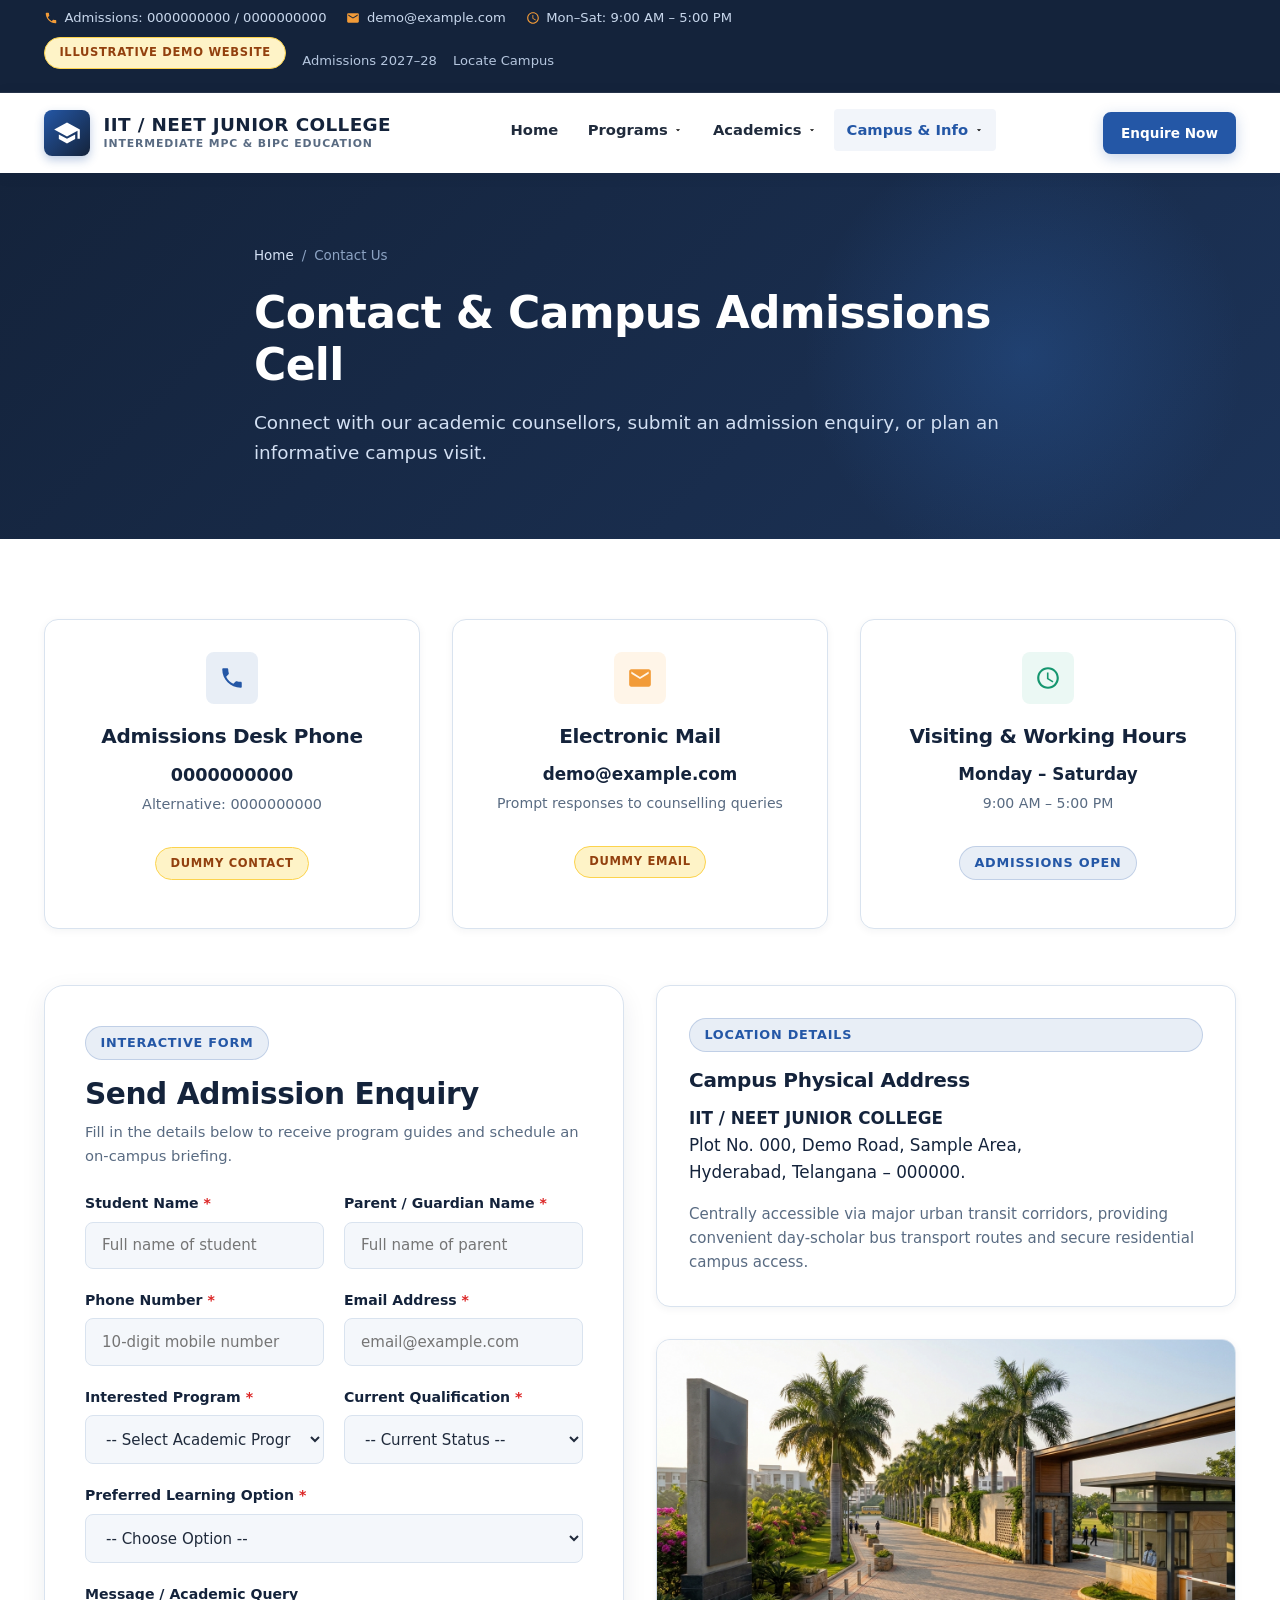
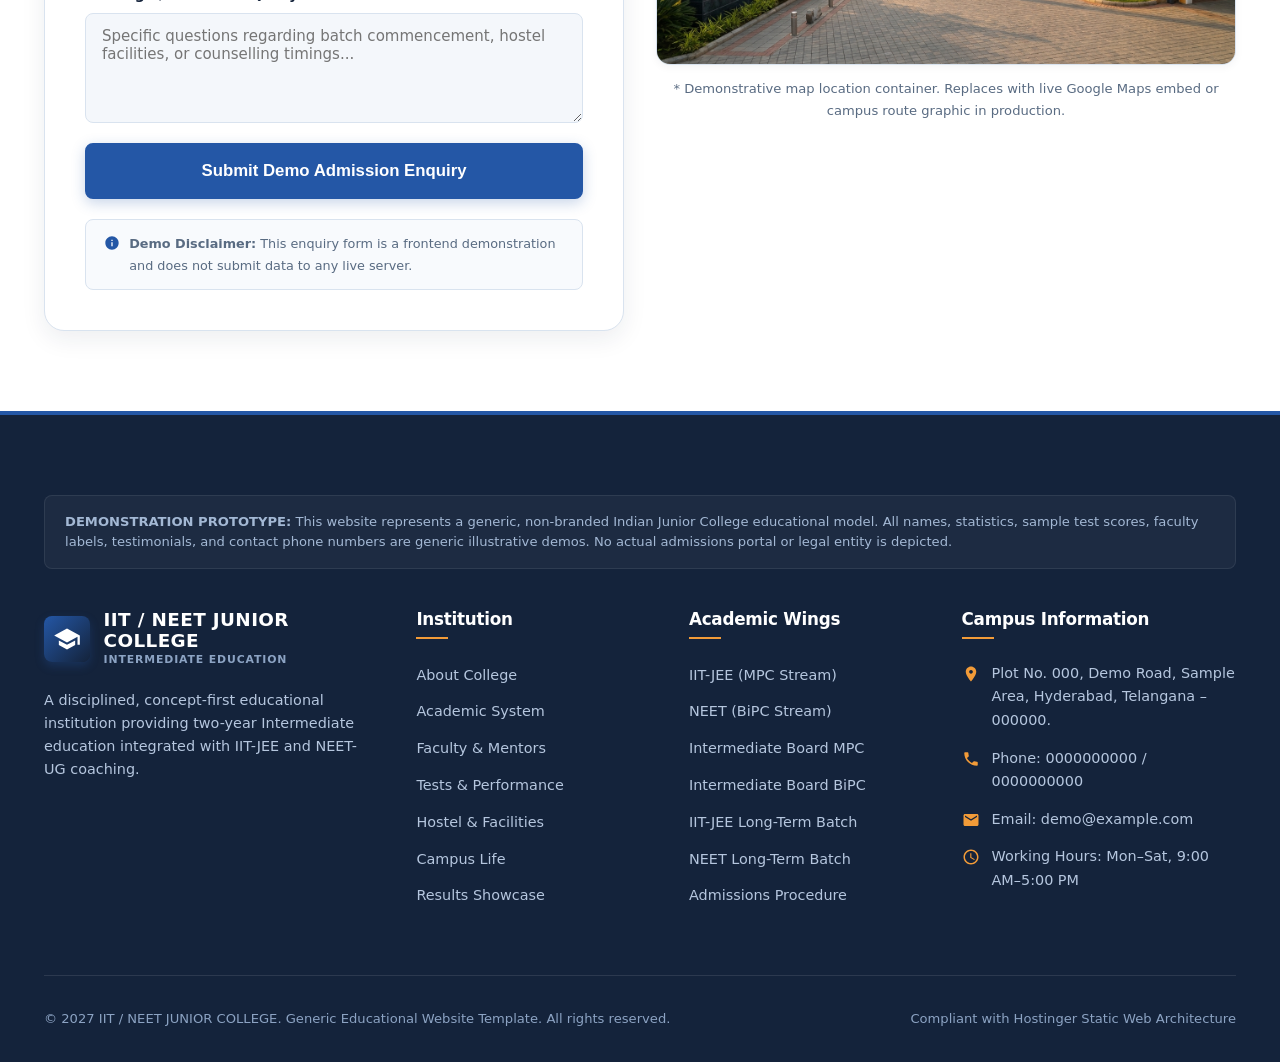
<file: contact.html>
<!DOCTYPE html>
<html lang="en">
<head>
  <meta charset="UTF-8">
  <meta name="viewport" content="width=device-width, initial-scale=1.0">
  <title>Contact Us & Campus Location | IIT NEET Junior College</title>
  <meta name="description" content="Get in touch with our admissions counselling desk, view dummy campus address, working hours, and submit an interactive demonstration enquiry.">
  <link rel="stylesheet" href="assets/css/style.css">
  <meta property="og:title" content="Contact Us | IIT / NEET JUNIOR COLLEGE">
  <meta property="og:description" content="Reach our admissions cell, schedule a campus visit, or submit an admission enquiry.">
</head>
<body>

  <!-- Top Bar -->
  <div class="topbar">
    <div class="container topbar-content">
      <div class="topbar-info">
        <span class="topbar-item">
          <svg viewBox="0 0 24 24"><path d="M6.62 10.79c1.44 2.83 3.76 5.14 6.59 6.59l2.2-2.2c.27-.27.67-.36 1.02-.24 1.12.37 2.33.57 3.57.57.55 0 1 .45 1 1V20c0 .55-.45 1-1 1-9.39 0-17-7.61-17-17 0-.55.45-1 1-1h3.5c.55 0 1 .45 1 1 0 1.25.2 2.45.57 3.57.11.35.03.74-.25 1.02l-2.2 2.2z"/></svg>
          Admissions: 0000000000 / 0000000000
        </span>
        <span class="topbar-item">
          <svg viewBox="0 0 24 24"><path d="M20 4H4c-1.1 0-1.99.9-1.99 2L2 18c0 1.1.9 2 2 2h16c1.1 0 2-.9 2-2V6c0-1.1-.9-2-2-2zm0 4l-8 5-8-5V6l8 5 8-5v2z"/></svg>
          demo@example.com
        </span>
        <span class="topbar-item">
          <svg viewBox="0 0 24 24"><path d="M11.99 2C6.47 2 2 6.48 2 12s4.47 10 9.99 10C17.52 22 22 17.52 22 12S17.52 2 11.99 2zM12 20c-4.42 0-8-3.58-8-8s3.58-8 8-8 8 3.58 8 8-3.58 8-8 8zm.5-13H11v6l5.25 3.15.75-1.23-4.5-2.67z"/></svg>
          Mon–Sat: 9:00 AM – 5:00 PM
        </span>
      </div>
      <div class="topbar-links">
        <span class="badge badge-demo">Illustrative Demo Website</span>
        <a href="admissions.html" class="topbar-link">Admissions 2027–28</a>
        <a href="contact.html" class="topbar-link">Locate Campus</a>
      </div>
    </div>
  </div>

  <!-- Header Navigation -->
  <header class="site-header">
    <div class="container header-container">
      <a href="index.html" class="brand" aria-label="Junior College Home">
        <div class="brand-emblem" aria-hidden="true">
          <svg viewBox="0 0 24 24"><path d="M5 13.18v4L12 21l7-3.82v-4L12 17l-7-3.82zM12 3L1 9l11 6 9-4.91V17h2V9L12 3z"/></svg>
        </div>
        <div class="brand-text">
          <span class="brand-title">IIT / NEET JUNIOR COLLEGE</span>
          <span class="brand-subtitle">Intermediate MPC & BiPC Education</span>
        </div>
      </a>

      <nav aria-label="Main Navigation">
        <ul class="nav-menu">
          <li class="nav-item"><a href="index.html" class="nav-link">Home</a></li>
          
          <li class="nav-item dropdown">
            <a href="programs.html" class="nav-link nav-dropdown-trigger" aria-haspopup="true">
              Programs
              <svg viewBox="0 0 24 24"><path d="M7 10l5 5 5-5z"/></svg>
            </a>
            <ul class="dropdown-menu">
              <li class="dropdown-item"><a href="programs.html#mpc-jee">Intermediate MPC + IIT-JEE <small>Engineering Stream (2-Year Integrated)</small></a></li>
              <li class="dropdown-item"><a href="programs.html#mpc-regular">Intermediate MPC <small>Board Examination Stream</small></a></li>
              <li class="dropdown-item"><a href="programs.html#bipc-neet">Intermediate BiPC + NEET <small>Medical Stream (2-Year Integrated)</small></a></li>
              <li class="dropdown-item"><a href="programs.html#bipc-regular">Intermediate BiPC <small>Board Examination Stream</small></a></li>
              <li class="dropdown-item"><a href="programs.html#jee-longterm">IIT-JEE Long-Term <small>Repeater & Intensive Coaching</small></a></li>
              <li class="dropdown-item"><a href="programs.html#neet-longterm">NEET Long-Term <small>Repeater & Intensive Coaching</small></a></li>
            </ul>
          </li>

          <li class="nav-item dropdown">
            <a href="academics.html" class="nav-link nav-dropdown-trigger" aria-haspopup="true">
              Academics
              <svg viewBox="0 0 24 24"><path d="M7 10l5 5 5-5z"/></svg>
            </a>
            <ul class="dropdown-menu">
              <li class="dropdown-item"><a href="academics.html">Academic System & Schedule <small>Curriculum Progression & Daily Routine</small></a></li>
              <li class="dropdown-item"><a href="faculty.html">Faculty & Mentorship <small>Expert Department Heads & Mentors</small></a></li>
              <li class="dropdown-item"><a href="test-series.html">Test Series & Performance <small>Testing Cadence & Analytics Portal</small></a></li>
              <li class="dropdown-item"><a href="results.html">Results & Achievements <small>Illustrative Performance Trends</small></a></li>
            </ul>
          </li>

          <li class="nav-item dropdown active">
            <a href="about.html" class="nav-link nav-dropdown-trigger" aria-haspopup="true">
              Campus & Info
              <svg viewBox="0 0 24 24"><path d="M7 10l5 5 5-5z"/></svg>
            </a>
            <ul class="dropdown-menu dropdown-menu-right">
              <li class="dropdown-item"><a href="about.html">About College <small>Philosophy, Vision & Approach</small></a></li>
              <li class="dropdown-item"><a href="admissions.html">Admissions 2027–28 <small>Criteria, Process & Scholarship Exam</small></a></li>
              <li class="dropdown-item"><a href="hostel.html">Hostel & Living <small>Supervised Accommodation & Meals</small></a></li>
              <li class="dropdown-item"><a href="campus-life.html">Campus Life <small>Laboratories, Library & Sports</small></a></li>
              <li class="dropdown-item"><a href="contact.html">Contact Us <small>Campus Address, Timings & Enquiries</small></a></li>
            </ul>
          </li>
        </ul>
      </nav>

      <div class="header-actions">
        <a href="admissions.html" class="btn btn-primary btn-sm">Enquire Now</a>
        <button class="mobile-nav-toggle" aria-label="Toggle Navigation Menu" aria-expanded="false">
          <svg viewBox="0 0 24 24"><path d="M3 18h18v-2H3v2zm0-5h18v-2H3v2zm0-7v2h18V6H3z"/></svg>
        </button>
      </div>
    </div>
  </header>

  <main>
    <!-- Page Banner -->
    <section class="page-banner">
      <div class="container banner-content">
        <div class="banner-breadcrumbs">
          <a href="index.html">Home</a>
          <span>/</span>
          <span>Contact Us</span>
        </div>
        <h1 class="banner-title">Contact & Campus Admissions Cell</h1>
        <p class="banner-subtitle">
          Connect with our academic counsellors, submit an admission enquiry, or plan an informative campus visit.
        </p>
      </div>
    </section>

    <!-- Contact Info Cards & Map Section -->
    <section class="section section-white">
      <div class="container">
        <div class="grid-3" style="margin-bottom: 3.5rem;">
          <!-- Phone Card -->
          <div class="card" style="text-align: center; align-items: center;">
            <div class="card-icon" style="background-color: rgba(36, 87, 166, 0.1);">
              <svg viewBox="0 0 24 24"><path d="M6.62 10.79c1.44 2.83 3.76 5.14 6.59 6.59l2.2-2.2c.27-.27.67-.36 1.02-.24 1.12.37 2.33.57 3.57.57.55 0 1 .45 1 1V20c0 .55-.45 1-1 1-9.39 0-17-7.61-17-17 0-.55.45-1 1-1h3.5c.55 0 1 .45 1 1 0 1.25.2 2.45.57 3.57.11.35.03.74-.25 1.02l-2.2 2.2z"/></svg>
            </div>
            <h3 class="card-title">Admissions Desk Phone</h3>
            <p style="font-weight: 700; color: var(--color-navy); font-size: 1.1rem; margin-bottom: 0.2rem;">0000000000</p>
            <p style="color: var(--color-muted); font-size: 0.9rem;">Alternative: 0000000000</p>
            <span class="badge badge-demo" style="margin-top: 0.8rem;">Dummy Contact</span>
          </div>

          <!-- Email Card -->
          <div class="card" style="text-align: center; align-items: center;">
            <div class="card-icon" style="background-color: var(--color-orange-light); color: var(--color-orange);">
              <svg viewBox="0 0 24 24"><path d="M20 4H4c-1.1 0-1.99.9-1.99 2L2 18c0 1.1.9 2 2 2h16c1.1 0 2-.9 2-2V6c0-1.1-.9-2-2-2zm0 4l-8 5-8-5V6l8 5 8-5v2z"/></svg>
            </div>
            <h3 class="card-title">Electronic Mail</h3>
            <p style="font-weight: 700; color: var(--color-navy); font-size: 1.05rem; margin-bottom: 0.2rem;">demo@example.com</p>
            <p style="color: var(--color-muted); font-size: 0.88rem;">Prompt responses to counselling queries</p>
            <span class="badge badge-demo" style="margin-top: 0.8rem;">Dummy Email</span>
          </div>

          <!-- Hours Card -->
          <div class="card" style="text-align: center; align-items: center;">
            <div class="card-icon" style="background-color: var(--color-green-light); color: var(--color-green);">
              <svg viewBox="0 0 24 24"><path d="M11.99 2C6.47 2 2 6.48 2 12s4.47 10 9.99 10C17.52 22 22 17.52 22 12S17.52 2 11.99 2zM12 20c-4.42 0-8-3.58-8-8s3.58-8 8-8 8 3.58 8 8-3.58 8-8 8zm.5-13H11v6l5.25 3.15.75-1.23-4.5-2.67z"/></svg>
            </div>
            <h3 class="card-title">Visiting & Working Hours</h3>
            <p style="font-weight: 700; color: var(--color-navy); font-size: 1.05rem; margin-bottom: 0.2rem;">Monday – Saturday</p>
            <p style="color: var(--color-muted); font-size: 0.88rem;">9:00 AM – 5:00 PM</p>
            <span class="badge badge-royal" style="margin-top: 0.8rem;">Admissions Open</span>
          </div>
        </div>

        <div class="grid-2" style="align-items: start;">
          <!-- Left: Full Contact Form -->
          <div class="form-wrapper">
            <div style="margin-bottom: 1.5rem;">
              <div class="badge badge-royal">Interactive Form</div>
              <h2 style="font-size: 1.85rem; color: var(--color-navy); margin-bottom: 0.4rem;">Send Admission Enquiry</h2>
              <p style="font-size: 0.92rem; color: var(--color-muted);">
                Fill in the details below to receive program guides and schedule an on-campus briefing.
              </p>
            </div>

            <form data-demo-form novalidate>
              <div class="form-grid">
                <div class="form-group">
                  <label class="form-label" for="cnt_student_name">Student Name <span class="req">*</span></label>
                  <input type="text" id="cnt_student_name" name="student_name" class="form-control" placeholder="Full name of student" required>
                  <span class="form-error">Student name is required.</span>
                </div>

                <div class="form-group">
                  <label class="form-label" for="cnt_parent_name">Parent / Guardian Name <span class="req">*</span></label>
                  <input type="text" id="cnt_parent_name" name="parent_name" class="form-control" placeholder="Full name of parent" required>
                  <span class="form-error">Parent name is required.</span>
                </div>

                <div class="form-group">
                  <label class="form-label" for="cnt_phone">Phone Number <span class="req">*</span></label>
                  <input type="tel" id="cnt_phone" name="phone" class="form-control" placeholder="10-digit mobile number" required>
                  <span class="form-error">Please enter valid 10-digit number.</span>
                </div>

                <div class="form-group">
                  <label class="form-label" for="cnt_email">Email Address <span class="req">*</span></label>
                  <input type="email" id="cnt_email" name="email" class="form-control" placeholder="email@example.com" required>
                  <span class="form-error">Please enter valid email address.</span>
                </div>

                <div class="form-group">
                  <label class="form-label" for="cnt_program">Interested Program <span class="req">*</span></label>
                  <select id="cnt_program" name="program" class="form-control" required>
                    <option value="">-- Select Academic Program --</option>
                    <option value="mpc_jee">Intermediate MPC + IIT-JEE</option>
                    <option value="bipc_neet">Intermediate BiPC + NEET</option>
                    <option value="mpc_board">Intermediate MPC (Board Focused)</option>
                    <option value="bipc_board">Intermediate BiPC (Board Focused)</option>
                    <option value="jee_longterm">IIT-JEE Long-Term</option>
                    <option value="neet_longterm">NEET Long-Term</option>
                  </select>
                  <span class="form-error">Please choose a program.</span>
                </div>

                <div class="form-group">
                  <label class="form-label" for="cnt_qual">Current Qualification <span class="req">*</span></label>
                  <select id="cnt_qual" name="qualification" class="form-control" required>
                    <option value="">-- Current Status --</option>
                    <option value="class10_app">Class 10 (Appearing / Completed)</option>
                    <option value="inter_1st">Intermediate 1st Year Completed</option>
                    <option value="inter_pass">Intermediate Passed (Repeater Aspirant)</option>
                  </select>
                  <span class="form-error">Please select qualification.</span>
                </div>

                <div class="form-group full-width">
                  <label class="form-label" for="cnt_pref">Preferred Learning Option <span class="req">*</span></label>
                  <select id="cnt_pref" name="preferred_option" class="form-control" required>
                    <option value="">-- Choose Option --</option>
                    <option value="day_scholar">Day Scholar Student</option>
                    <option value="residential">Residential Hostel Student</option>
                    <option value="semi_res">Extended Day Study</option>
                  </select>
                  <span class="form-error">Please choose preference.</span>
                </div>

                <div class="form-group full-width">
                  <label class="form-label" for="cnt_msg">Message / Academic Query</label>
                  <textarea id="cnt_msg" name="message" class="form-control" placeholder="Specific questions regarding batch commencement, hostel facilities, or counselling timings..."></textarea>
                </div>

                <div class="form-group full-width">
                  <button type="submit" class="btn btn-primary btn-lg" style="width: 100%;">Submit Demo Admission Enquiry</button>
                </div>
              </div>

              <div class="form-demo-note">
                <svg viewBox="0 0 24 24"><path d="M12 2C6.48 2 2 6.48 2 12s4.48 10 10 10 10-4.48 10-10S17.52 2 12 2zm1 15h-2v-6h2v6zm0-8h-2V7h2v2z"/></svg>
                <span><strong>Demo Disclaimer:</strong> This enquiry form is a frontend demonstration and does not submit data to any live server.</span>
              </div>
            </form>
          </div>

          <!-- Right: Campus Address Card & Styled Map Placeholder -->
          <div>
            <div class="card" style="margin-bottom: 2rem;">
              <div class="badge badge-royal">Location Details</div>
              <h3 class="card-title">Campus Physical Address</h3>
              <p style="font-size: 1.05rem; color: var(--color-navy); line-height: 1.6; margin-bottom: 1rem;">
                <strong>IIT / NEET JUNIOR COLLEGE</strong><br>
                Plot No. 000, Demo Road, Sample Area,<br>
                Hyderabad, Telangana – 000000.
              </p>
              <p class="card-desc">
                Centrally accessible via major urban transit corridors, providing convenient day-scholar bus transport routes and secure residential campus access.
              </p>
            </div>

            <!-- Styled Map Container Placeholder (No external iframe/API dependencies) -->
            <div class="img-frame ratio-16-9">
              <img src="images/contact-campus.jpeg" alt="Campus Location and Physical Orientation" loading="lazy">
            </div>
            <div style="margin-top: 0.8rem; font-size: 0.82rem; color: var(--color-muted); text-align: center;">
              * Demonstrative map location container. Replaces with live Google Maps embed or campus route graphic in production.
            </div>
          </div>
        </div>
      </div>
    </section>
  </main>

  <!-- Consistent Footer -->
  <footer class="site-footer">
    <div class="container">
      <div class="footer-disclaimer-box">
        <strong>DEMONSTRATION PROTOTYPE:</strong> This website represents a generic, non-branded Indian Junior College educational model. All names, statistics, sample test scores, faculty labels, testimonials, and contact phone numbers are generic illustrative demos. No actual admissions portal or legal entity is depicted.
      </div>
      <div class="footer-grid">
        <div class="footer-brand">
          <div class="brand">
            <div class="brand-emblem"><svg viewBox="0 0 24 24"><path d="M5 13.18v4L12 21l7-3.82v-4L12 17l-7-3.82zM12 3L1 9l11 6 9-4.91V17h2V9L12 3z"/></svg></div>
            <div class="brand-text">
              <span class="brand-title">IIT / NEET JUNIOR COLLEGE</span>
              <span class="brand-subtitle">Intermediate Education</span>
            </div>
          </div>
          <p class="footer-about">A disciplined, concept-first educational institution providing two-year Intermediate education integrated with IIT-JEE and NEET-UG coaching.</p>
        </div>
        <div>
          <h4 class="footer-heading">Institution</h4>
          <ul class="footer-links">
            <li><a href="about.html">About College</a></li>
            <li><a href="academics.html">Academic System</a></li>
            <li><a href="faculty.html">Faculty & Mentors</a></li>
            <li><a href="test-series.html">Tests & Performance</a></li>
            <li><a href="hostel.html">Hostel & Facilities</a></li>
            <li><a href="campus-life.html">Campus Life</a></li>
            <li><a href="results.html">Results Showcase</a></li>
          </ul>
        </div>
        <div>
          <h4 class="footer-heading">Academic Wings</h4>
          <ul class="footer-links">
            <li><a href="iit-jee.html">IIT-JEE (MPC Stream)</a></li>
            <li><a href="neet.html">NEET (BiPC Stream)</a></li>
            <li><a href="programs.html#mpc-regular">Intermediate Board MPC</a></li>
            <li><a href="programs.html#bipc-regular">Intermediate Board BiPC</a></li>
            <li><a href="programs.html#jee-longterm">IIT-JEE Long-Term Batch</a></li>
            <li><a href="programs.html#neet-longterm">NEET Long-Term Batch</a></li>
            <li><a href="admissions.html">Admissions Procedure</a></li>
          </ul>
        </div>
        <div>
          <h4 class="footer-heading">Campus Information</h4>
          <ul class="footer-contact-list">
            <li><svg viewBox="0 0 24 24"><path d="M12 2C8.13 2 5 5.13 5 9c0 5.25 7 13 7 13s7-7.75 7-13c0-3.87-3.13-7-7-7zm0 9.5c-1.38 0-2.5-1.12-2.5-2.5s1.12-2.5 2.5-2.5 2.5 1.12 2.5 2.5-1.12 2.5-2.5 2.5z"/></svg><span>Plot No. 000, Demo Road, Sample Area, Hyderabad, Telangana – 000000.</span></li>
            <li><svg viewBox="0 0 24 24"><path d="M6.62 10.79c1.44 2.83 3.76 5.14 6.59 6.59l2.2-2.2c.27-.27.67-.36 1.02-.24 1.12.37 2.33.57 3.57.57.55 0 1 .45 1 1V20c0 .55-.45 1-1 1-9.39 0-17-7.61-17-17 0-.55.45-1 1-1h3.5c.55 0 1 .45 1 1 0 1.25.2 2.45.57 3.57.11.35.03.74-.25 1.02l-2.2 2.2z"/></svg><span>Phone: 0000000000 / 0000000000</span></li>
            <li><svg viewBox="0 0 24 24"><path d="M20 4H4c-1.1 0-1.99.9-1.99 2L2 18c0 1.1.9 2 2 2h16c1.1 0 2-.9 2-2V6c0-1.1-.9-2-2-2zm0 4l-8 5-8-5V6l8 5 8-5v2z"/></svg><span>Email: demo@example.com</span></li>
            <li><svg viewBox="0 0 24 24"><path d="M11.99 2C6.47 2 2 6.48 2 12s4.47 10 9.99 10C17.52 22 22 17.52 22 12S17.52 2 11.99 2zM12 20c-4.42 0-8-3.58-8-8s3.58-8 8-8 8 3.58 8 8-3.58 8-8 8zm.5-13H11v6l5.25 3.15.75-1.23-4.5-2.67z"/></svg><span>Working Hours: Mon–Sat, 9:00 AM–5:00 PM</span></li>
          </ul>
        </div>
      </div>
      <div class="footer-bottom">
        <div>&copy; 2027 IIT / NEET JUNIOR COLLEGE. Generic Educational Website Template. All rights reserved.</div>
        <div>Compliant with Hostinger Static Web Architecture</div>
      </div>
    </div>
  </footer>

  <button class="scroll-top-btn" aria-label="Scroll to top of page">
    <svg viewBox="0 0 24 24"><path d="M7.41 15.41L12 10.83l4.59 4.58L18 14l-6-6-6 6z"/></svg>
  </button>
  <script src="assets/js/script.js"></script>
</body>
</html>
</file>
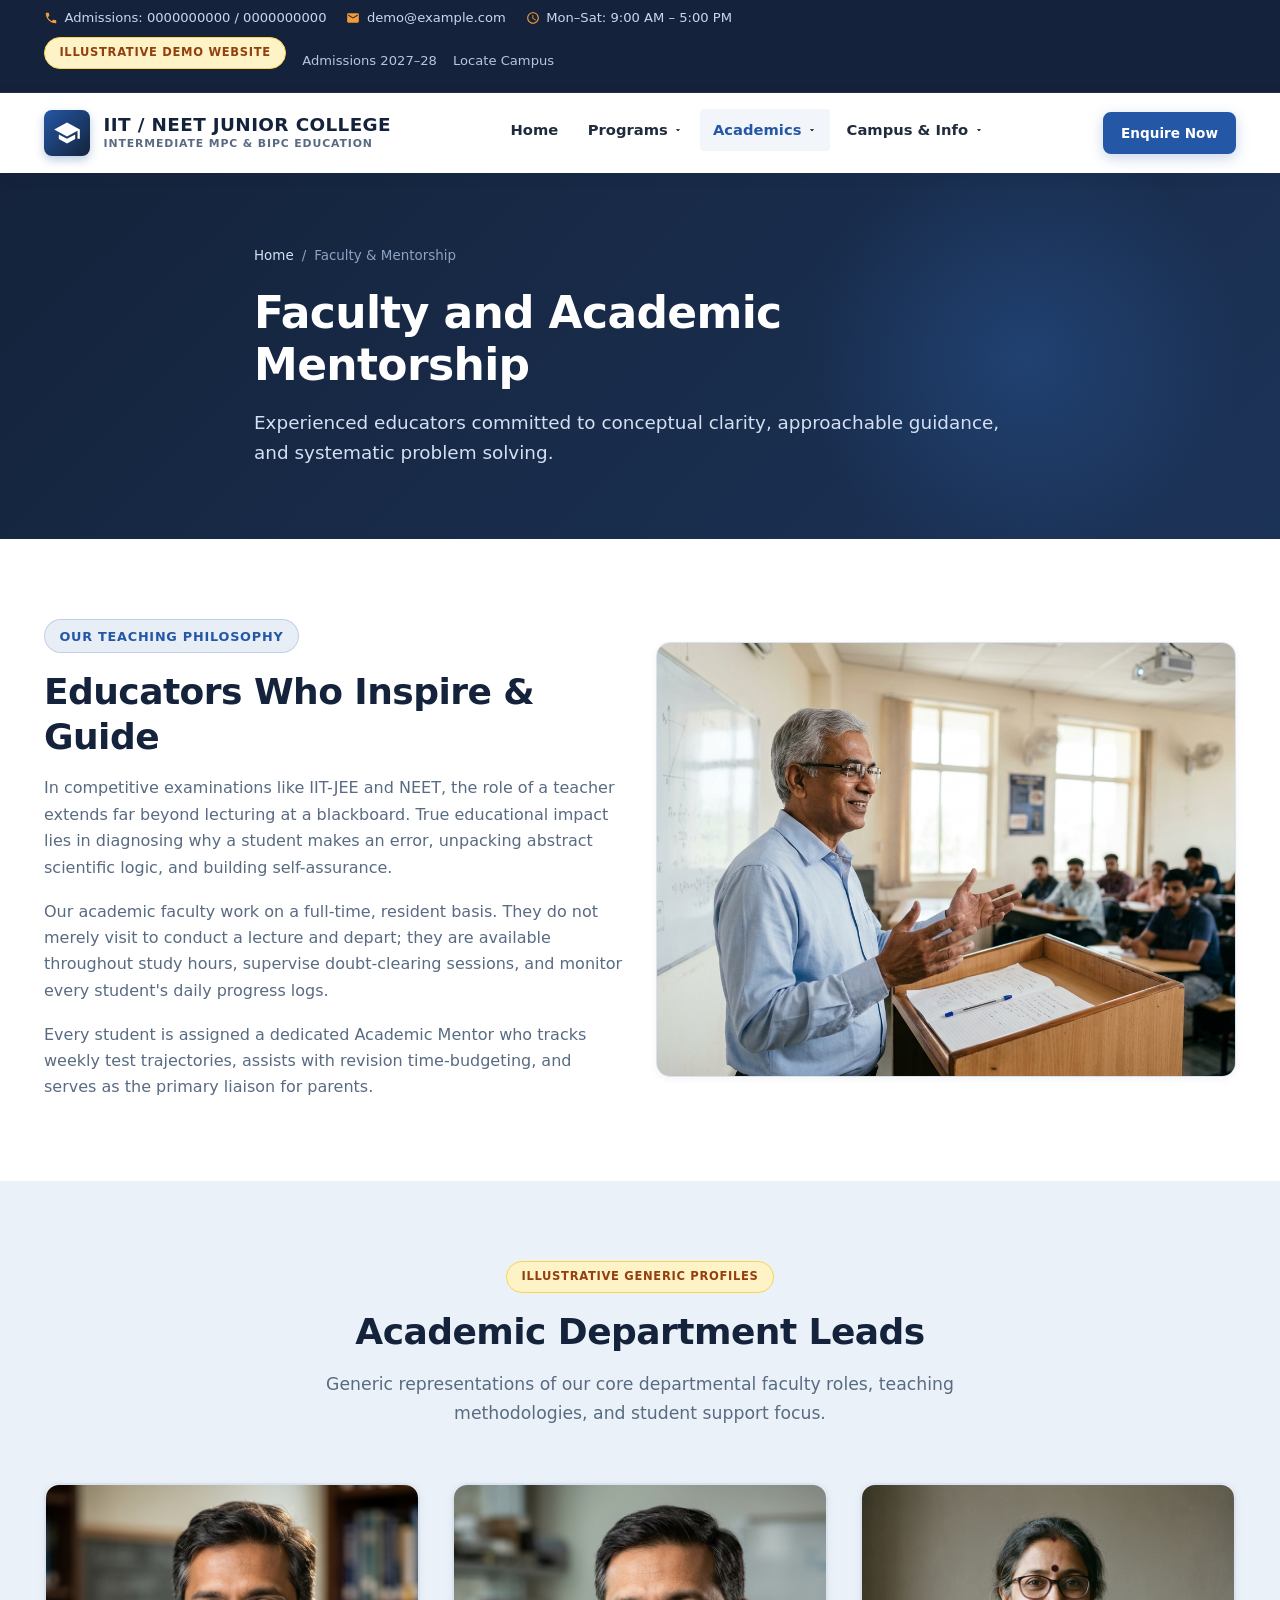
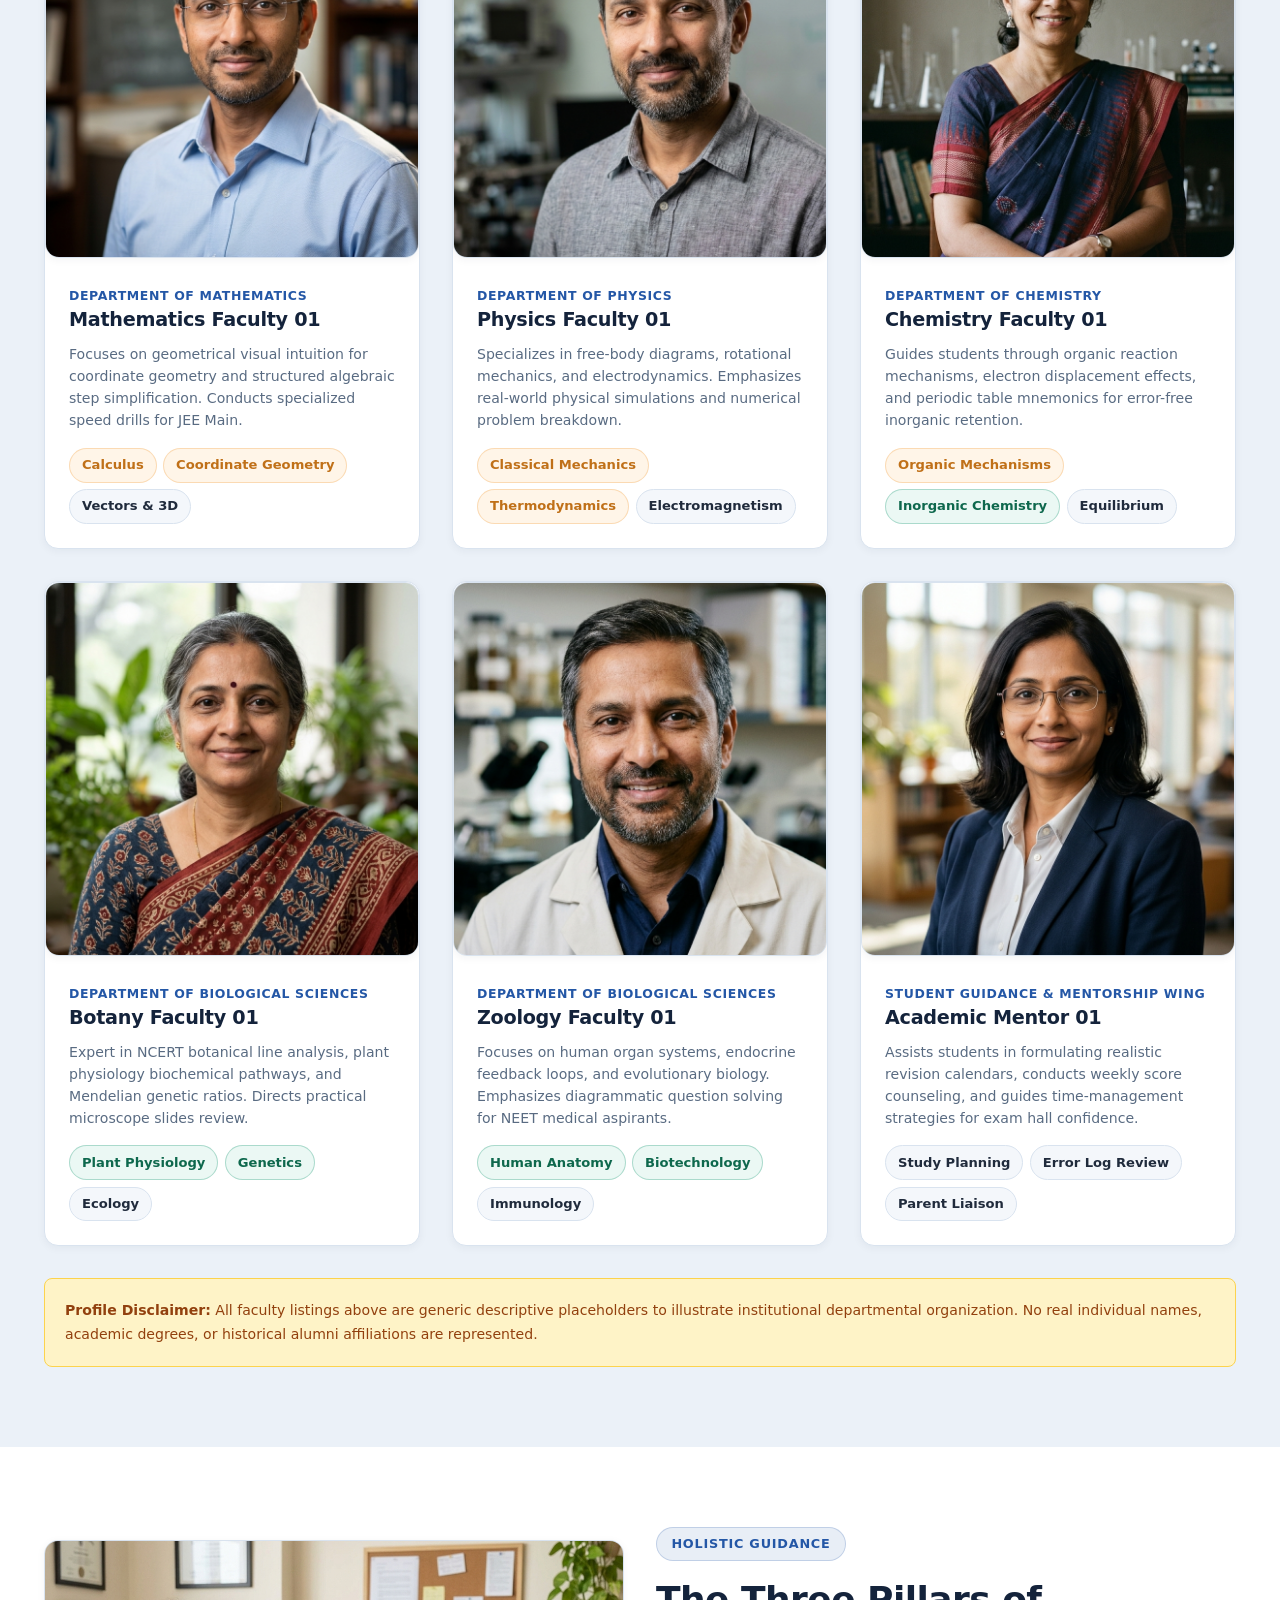
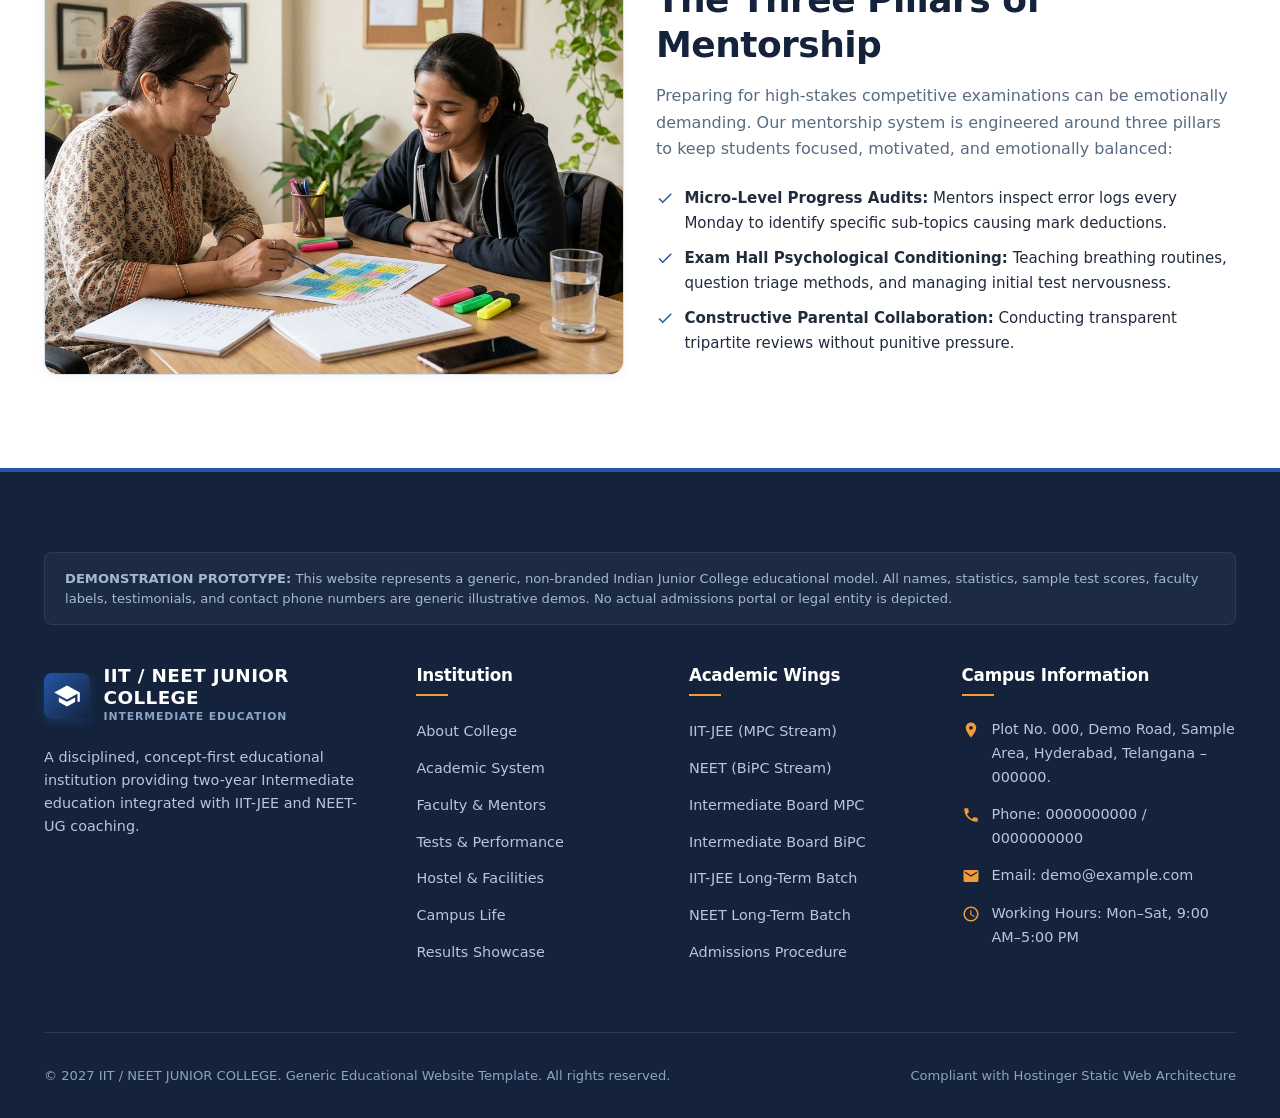
<file: faculty.html>
<!DOCTYPE html>
<html lang="en">
<head>
  <meta charset="UTF-8">
  <meta name="viewport" content="width=device-width, initial-scale=1.0">
  <title>Faculty & Mentorship | IIT NEET Junior College</title>
  <meta name="description" content="Meet our dedicated subject faculties and academic mentors in Mathematics, Physics, Chemistry, Botany, and Zoology. Concept-driven teaching and personal guidance.">
  <link rel="stylesheet" href="assets/css/style.css">
  <meta property="og:title" content="Faculty & Mentorship | IIT / NEET JUNIOR COLLEGE">
  <meta property="og:description" content="Dedicated subject specialists and student mentors committed to foundational learning and competitive coaching.">
</head>
<body>

  <!-- Top Bar -->
  <div class="topbar">
    <div class="container topbar-content">
      <div class="topbar-info">
        <span class="topbar-item">
          <svg viewBox="0 0 24 24"><path d="M6.62 10.79c1.44 2.83 3.76 5.14 6.59 6.59l2.2-2.2c.27-.27.67-.36 1.02-.24 1.12.37 2.33.57 3.57.57.55 0 1 .45 1 1V20c0 .55-.45 1-1 1-9.39 0-17-7.61-17-17 0-.55.45-1 1-1h3.5c.55 0 1 .45 1 1 0 1.25.2 2.45.57 3.57.11.35.03.74-.25 1.02l-2.2 2.2z"/></svg>
          Admissions: 0000000000 / 0000000000
        </span>
        <span class="topbar-item">
          <svg viewBox="0 0 24 24"><path d="M20 4H4c-1.1 0-1.99.9-1.99 2L2 18c0 1.1.9 2 2 2h16c1.1 0 2-.9 2-2V6c0-1.1-.9-2-2-2zm0 4l-8 5-8-5V6l8 5 8-5v2z"/></svg>
          demo@example.com
        </span>
        <span class="topbar-item">
          <svg viewBox="0 0 24 24"><path d="M11.99 2C6.47 2 2 6.48 2 12s4.47 10 9.99 10C17.52 22 22 17.52 22 12S17.52 2 11.99 2zM12 20c-4.42 0-8-3.58-8-8s3.58-8 8-8 8 3.58 8 8-3.58 8-8 8zm.5-13H11v6l5.25 3.15.75-1.23-4.5-2.67z"/></svg>
          Mon–Sat: 9:00 AM – 5:00 PM
        </span>
      </div>
      <div class="topbar-links">
        <span class="badge badge-demo">Illustrative Demo Website</span>
        <a href="admissions.html" class="topbar-link">Admissions 2027–28</a>
        <a href="contact.html" class="topbar-link">Locate Campus</a>
      </div>
    </div>
  </div>

  <!-- Header Navigation -->
  <header class="site-header">
    <div class="container header-container">
      <a href="index.html" class="brand" aria-label="Junior College Home">
        <div class="brand-emblem" aria-hidden="true">
          <svg viewBox="0 0 24 24"><path d="M5 13.18v4L12 21l7-3.82v-4L12 17l-7-3.82zM12 3L1 9l11 6 9-4.91V17h2V9L12 3z"/></svg>
        </div>
        <div class="brand-text">
          <span class="brand-title">IIT / NEET JUNIOR COLLEGE</span>
          <span class="brand-subtitle">Intermediate MPC & BiPC Education</span>
        </div>
      </a>

      <nav aria-label="Main Navigation">
        <ul class="nav-menu">
          <li class="nav-item"><a href="index.html" class="nav-link">Home</a></li>
          
          <li class="nav-item dropdown">
            <a href="programs.html" class="nav-link nav-dropdown-trigger" aria-haspopup="true">
              Programs
              <svg viewBox="0 0 24 24"><path d="M7 10l5 5 5-5z"/></svg>
            </a>
            <ul class="dropdown-menu">
              <li class="dropdown-item"><a href="programs.html#mpc-jee">Intermediate MPC + IIT-JEE <small>Engineering Stream (2-Year Integrated)</small></a></li>
              <li class="dropdown-item"><a href="programs.html#bipc-neet">Intermediate BiPC + NEET <small>Medical Stream (2-Year Integrated)</small></a></li>
              <li class="dropdown-item"><a href="iit-jee.html">IIT-JEE Wing <small>JEE Main & Advanced Integrated Framework</small></a></li>
              <li class="dropdown-item"><a href="neet.html">NEET Wing <small>NEET-UG & Board Integrated Framework</small></a></li>
              <li class="dropdown-item"><a href="programs.html#jee-longterm">Long-Term Batches <small>JEE & NEET Intensive Repeater Coaching</small></a></li>
              <li class="dropdown-item"><a href="programs.html">All Programs Overview <small>Curriculum & Stream Comparison</small></a></li>
            </ul>
          </li>

          <li class="nav-item dropdown active">
            <a href="academics.html" class="nav-link nav-dropdown-trigger" aria-haspopup="true">
              Academics
              <svg viewBox="0 0 24 24"><path d="M7 10l5 5 5-5z"/></svg>
            </a>
            <ul class="dropdown-menu">
              <li class="dropdown-item"><a href="academics.html">Academic System & Schedule <small>Curriculum Progression & Daily Routine</small></a></li>
              <li class="dropdown-item"><a href="faculty.html">Faculty & Mentorship <small>Expert Department Heads & Mentors</small></a></li>
              <li class="dropdown-item"><a href="test-series.html">Test Series & Performance <small>Testing Cadence & Analytics Portal</small></a></li>
              <li class="dropdown-item"><a href="results.html">Results & Achievements <small>Illustrative Performance Trends</small></a></li>
            </ul>
          </li>

          <li class="nav-item dropdown">
            <a href="about.html" class="nav-link nav-dropdown-trigger" aria-haspopup="true">
              Campus & Info
              <svg viewBox="0 0 24 24"><path d="M7 10l5 5 5-5z"/></svg>
            </a>
            <ul class="dropdown-menu dropdown-menu-right">
              <li class="dropdown-item"><a href="about.html">About College <small>Philosophy, Vision & Approach</small></a></li>
              <li class="dropdown-item"><a href="admissions.html">Admissions 2027–28 <small>Criteria, Process & Scholarship Exam</small></a></li>
              <li class="dropdown-item"><a href="hostel.html">Hostel & Living <small>Supervised Accommodation & Meals</small></a></li>
              <li class="dropdown-item"><a href="campus-life.html">Campus Life <small>Laboratories, Library & Sports</small></a></li>
              <li class="dropdown-item"><a href="contact.html">Contact Us <small>Campus Address, Timings & Enquiries</small></a></li>
            </ul>
          </li>
        </ul>
      </nav>

      <div class="header-actions">
        <a href="admissions.html" class="btn btn-primary btn-sm">Enquire Now</a>
        <button class="mobile-nav-toggle" aria-label="Toggle Navigation Menu" aria-expanded="false">
          <svg viewBox="0 0 24 24"><path d="M3 18h18v-2H3v2zm0-5h18v-2H3v2zm0-7v2h18V6H3z"/></svg>
        </button>
      </div>
    </div>
  </header>

  <main>
    <!-- Page Banner -->
    <section class="page-banner">
      <div class="container banner-content">
        <div class="banner-breadcrumbs">
          <a href="index.html">Home</a>
          <span>/</span>
          <span>Faculty & Mentorship</span>
        </div>
        <h1 class="banner-title">Faculty and Academic Mentorship</h1>
        <p class="banner-subtitle">
          Experienced educators committed to conceptual clarity, approachable guidance, and systematic problem solving.
        </p>
      </div>
    </section>

    <!-- Faculty & Mentorship Philosophy -->
    <section class="section section-white">
      <div class="container">
        <div class="grid-2" style="align-items: center;">
          <div>
            <div class="badge badge-royal">Our Teaching Philosophy</div>
            <h2 class="section-title">Educators Who Inspire & Guide</h2>
            <p>
              In competitive examinations like IIT-JEE and NEET, the role of a teacher extends far beyond lecturing at a blackboard. True educational impact lies in diagnosing why a student makes an error, unpacking abstract scientific logic, and building self-assurance.
            </p>
            <p>
              Our academic faculty work on a full-time, resident basis. They do not merely visit to conduct a lecture and depart; they are available throughout study hours, supervise doubt-clearing sessions, and monitor every student's daily progress logs.
            </p>
            <p>
              Every student is assigned a dedicated Academic Mentor who tracks weekly test trajectories, assists with revision time-budgeting, and serves as the primary liaison for parents.
            </p>
          </div>
          <div>
            <div class="img-frame ratio-4-3">
              <img src="images/faculty-teaching.jpeg" alt="Faculty Interactive Lecture" loading="lazy">
            </div>
          </div>
        </div>
      </div>
    </section>

    <!-- Generic Faculty Profiles Grid (Strictly Generic Labels) -->
    <section class="section section-alt">
      <div class="container">
        <div class="section-header">
          <div class="badge badge-demo">Illustrative Generic Profiles</div>
          <h2 class="section-title">Academic Department Leads</h2>
          <p class="section-subtitle">
            Generic representations of our core departmental faculty roles, teaching methodologies, and student support focus.
          </p>
        </div>

        <div class="grid-3">
          <!-- Math Faculty -->
          <div class="faculty-card">
            <div class="img-frame ratio-1-1">
              <img src="images/faculty-math-01.jpeg" alt="Department of Mathematics Faculty" loading="lazy">
            </div>
            <div class="faculty-body">
              <span class="faculty-role">Department of Mathematics</span>
              <h3 class="faculty-name">Mathematics Faculty 01</h3>
              <p class="faculty-desc">
                Focuses on geometrical visual intuition for coordinate geometry and structured algebraic step simplification. Conducts specialized speed drills for JEE Main.
              </p>
              <div class="faculty-meta">
                <span class="pill pill-orange">Calculus</span>
                <span class="pill pill-orange">Coordinate Geometry</span>
                <span class="pill">Vectors & 3D</span>
              </div>
            </div>
          </div>

          <!-- Physics Faculty -->
          <div class="faculty-card">
            <div class="img-frame ratio-1-1">
              <img src="images/faculty-physics-01.jpeg" alt="Department of Physics Faculty" loading="lazy">
            </div>
            <div class="faculty-body">
              <span class="faculty-role">Department of Physics</span>
              <h3 class="faculty-name">Physics Faculty 01</h3>
              <p class="faculty-desc">
                Specializes in free-body diagrams, rotational mechanics, and electrodynamics. Emphasizes real-world physical simulations and numerical problem breakdown.
              </p>
              <div class="faculty-meta">
                <span class="pill pill-orange">Classical Mechanics</span>
                <span class="pill pill-orange">Thermodynamics</span>
                <span class="pill">Electromagnetism</span>
              </div>
            </div>
          </div>

          <!-- Chemistry Faculty -->
          <div class="faculty-card">
            <div class="img-frame ratio-1-1">
              <img src="images/faculty-chem-01.jpeg" alt="Department of Chemistry Faculty" loading="lazy">
            </div>
            <div class="faculty-body">
              <span class="faculty-role">Department of Chemistry</span>
              <h3 class="faculty-name">Chemistry Faculty 01</h3>
              <p class="faculty-desc">
                Guides students through organic reaction mechanisms, electron displacement effects, and periodic table mnemonics for error-free inorganic retention.
              </p>
              <div class="faculty-meta">
                <span class="pill pill-orange">Organic Mechanisms</span>
                <span class="pill pill-green">Inorganic Chemistry</span>
                <span class="pill">Equilibrium</span>
              </div>
            </div>
          </div>

          <!-- Botany Faculty -->
          <div class="faculty-card">
            <div class="img-frame ratio-1-1">
              <img src="images/faculty-botany-01.jpeg" alt="Department of Biological Sciences Faculty - Botany" loading="lazy">
            </div>
            <div class="faculty-body">
              <span class="faculty-role">Department of Biological Sciences</span>
              <h3 class="faculty-name">Botany Faculty 01</h3>
              <p class="faculty-desc">
                Expert in NCERT botanical line analysis, plant physiology biochemical pathways, and Mendelian genetic ratios. Directs practical microscope slides review.
              </p>
              <div class="faculty-meta">
                <span class="pill pill-green">Plant Physiology</span>
                <span class="pill pill-green">Genetics</span>
                <span class="pill">Ecology</span>
              </div>
            </div>
          </div>

          <!-- Zoology Faculty -->
          <div class="faculty-card">
            <div class="img-frame ratio-1-1">
              <img src="images/faculty-zoology-01.jpeg" alt="Department of Biological Sciences Faculty - Zoology" loading="lazy">
            </div>
            <div class="faculty-body">
              <span class="faculty-role">Department of Biological Sciences</span>
              <h3 class="faculty-name">Zoology Faculty 01</h3>
              <p class="faculty-desc">
                Focuses on human organ systems, endocrine feedback loops, and evolutionary biology. Emphasizes diagrammatic question solving for NEET medical aspirants.
              </p>
              <div class="faculty-meta">
                <span class="pill pill-green">Human Anatomy</span>
                <span class="pill pill-green">Biotechnology</span>
                <span class="pill">Immunology</span>
              </div>
            </div>
          </div>

          <!-- Academic Mentor -->
          <div class="faculty-card">
            <div class="img-frame ratio-1-1">
              <img src="images/faculty-mentor-01.jpeg" alt="Student Guidance and Mentorship Faculty" loading="lazy">
            </div>
            <div class="faculty-body">
              <span class="faculty-role">Student Guidance & Mentorship Wing</span>
              <h3 class="faculty-name">Academic Mentor 01</h3>
              <p class="faculty-desc">
                Assists students in formulating realistic revision calendars, conducts weekly score counseling, and guides time-management strategies for exam hall confidence.
              </p>
              <div class="faculty-meta">
                <span class="pill">Study Planning</span>
                <span class="pill">Error Log Review</span>
                <span class="pill">Parent Liaison</span>
              </div>
            </div>
          </div>
        </div>

        <div style="margin-top: 2rem; background-color: #FEF3C7; border: 1px solid #FCD34D; border-radius: var(--radius-sm); padding: 1.25rem; font-size: 0.88rem; color: #92400E;">
          <strong>Profile Disclaimer:</strong> All faculty listings above are generic descriptive placeholders to illustrate institutional departmental organization. No real individual names, academic degrees, or historical alumni affiliations are represented.
        </div>
      </div>
    </section>

    <!-- Mentorship Process Overview -->
    <section class="section section-white">
      <div class="container">
        <div class="grid-2" style="align-items: center;">
          <div>
            <div class="img-frame ratio-4-3">
              <img src="images/student-mentoring.jpeg" alt="One-on-One Student Mentoring" loading="lazy">
            </div>
          </div>
          <div>
            <div class="badge badge-royal">Holistic Guidance</div>
            <h2 class="section-title">The Three Pillars of Mentorship</h2>
            <p>
              Preparing for high-stakes competitive examinations can be emotionally demanding. Our mentorship system is engineered around three pillars to keep students focused, motivated, and emotionally balanced:
            </p>
            <ul class="checklist checklist-blue">
              <li>
                <svg viewBox="0 0 24 24"><path d="M9 16.17L4.83 12l-1.42 1.41L9 19 21 7l-1.41-1.41L9 16.17z"/></svg>
                <span><strong>Micro-Level Progress Audits:</strong> Mentors inspect error logs every Monday to identify specific sub-topics causing mark deductions.</span>
              </li>
              <li>
                <svg viewBox="0 0 24 24"><path d="M9 16.17L4.83 12l-1.42 1.41L9 19 21 7l-1.41-1.41L9 16.17z"/></svg>
                <span><strong>Exam Hall Psychological Conditioning:</strong> Teaching breathing routines, question triage methods, and managing initial test nervousness.</span>
              </li>
              <li>
                <svg viewBox="0 0 24 24"><path d="M9 16.17L4.83 12l-1.42 1.41L9 19 21 7l-1.41-1.41L9 16.17z"/></svg>
                <span><strong>Constructive Parental Collaboration:</strong> Conducting transparent tripartite reviews without punitive pressure.</span>
              </li>
            </ul>
          </div>
        </div>
      </div>
    </section>
  </main>

  <!-- Consistent Footer -->
  <footer class="site-footer">
    <div class="container">
      <div class="footer-disclaimer-box">
        <strong>DEMONSTRATION PROTOTYPE:</strong> This website represents a generic, non-branded Indian Junior College educational model. All names, statistics, sample test scores, faculty labels, testimonials, and contact phone numbers are generic illustrative demos. No actual admissions portal or legal entity is depicted.
      </div>
      <div class="footer-grid">
        <div class="footer-brand">
          <div class="brand">
            <div class="brand-emblem"><svg viewBox="0 0 24 24"><path d="M5 13.18v4L12 21l7-3.82v-4L12 17l-7-3.82zM12 3L1 9l11 6 9-4.91V17h2V9L12 3z"/></svg></div>
            <div class="brand-text">
              <span class="brand-title">IIT / NEET JUNIOR COLLEGE</span>
              <span class="brand-subtitle">Intermediate Education</span>
            </div>
          </div>
          <p class="footer-about">A disciplined, concept-first educational institution providing two-year Intermediate education integrated with IIT-JEE and NEET-UG coaching.</p>
        </div>
        <div>
          <h4 class="footer-heading">Institution</h4>
          <ul class="footer-links">
            <li><a href="about.html">About College</a></li>
            <li><a href="academics.html">Academic System</a></li>
            <li><a href="faculty.html">Faculty & Mentors</a></li>
            <li><a href="test-series.html">Tests & Performance</a></li>
            <li><a href="hostel.html">Hostel & Facilities</a></li>
            <li><a href="campus-life.html">Campus Life</a></li>
            <li><a href="results.html">Results Showcase</a></li>
          </ul>
        </div>
        <div>
          <h4 class="footer-heading">Academic Wings</h4>
          <ul class="footer-links">
            <li><a href="iit-jee.html">IIT-JEE (MPC Stream)</a></li>
            <li><a href="neet.html">NEET (BiPC Stream)</a></li>
            <li><a href="programs.html#mpc-regular">Intermediate Board MPC</a></li>
            <li><a href="programs.html#bipc-regular">Intermediate Board BiPC</a></li>
            <li><a href="programs.html#jee-longterm">IIT-JEE Long-Term Batch</a></li>
            <li><a href="programs.html#neet-longterm">NEET Long-Term Batch</a></li>
            <li><a href="admissions.html">Admissions Procedure</a></li>
          </ul>
        </div>
        <div>
          <h4 class="footer-heading">Campus Information</h4>
          <ul class="footer-contact-list">
            <li><svg viewBox="0 0 24 24"><path d="M12 2C8.13 2 5 5.13 5 9c0 5.25 7 13 7 13s7-7.75 7-13c0-3.87-3.13-7-7-7zm0 9.5c-1.38 0-2.5-1.12-2.5-2.5s1.12-2.5 2.5-2.5 2.5 1.12 2.5 2.5-1.12 2.5-2.5 2.5z"/></svg><span>Plot No. 000, Demo Road, Sample Area, Hyderabad, Telangana – 000000.</span></li>
            <li><svg viewBox="0 0 24 24"><path d="M6.62 10.79c1.44 2.83 3.76 5.14 6.59 6.59l2.2-2.2c.27-.27.67-.36 1.02-.24 1.12.37 2.33.57 3.57.57.55 0 1 .45 1 1V20c0 .55-.45 1-1 1-9.39 0-17-7.61-17-17 0-.55.45-1 1-1h3.5c.55 0 1 .45 1 1 0 1.25.2 2.45.57 3.57.11.35.03.74-.25 1.02l-2.2 2.2z"/></svg><span>Phone: 0000000000 / 0000000000</span></li>
            <li><svg viewBox="0 0 24 24"><path d="M20 4H4c-1.1 0-1.99.9-1.99 2L2 18c0 1.1.9 2 2 2h16c1.1 0 2-.9 2-2V6c0-1.1-.9-2-2-2zm0 4l-8 5-8-5V6l8 5 8-5v2z"/></svg><span>Email: demo@example.com</span></li>
            <li><svg viewBox="0 0 24 24"><path d="M11.99 2C6.47 2 2 6.48 2 12s4.47 10 9.99 10C17.52 22 22 17.52 22 12S17.52 2 11.99 2zM12 20c-4.42 0-8-3.58-8-8s3.58-8 8-8 8 3.58 8 8-3.58 8-8 8zm.5-13H11v6l5.25 3.15.75-1.23-4.5-2.67z"/></svg><span>Working Hours: Mon–Sat, 9:00 AM–5:00 PM</span></li>
          </ul>
        </div>
      </div>
      <div class="footer-bottom">
        <div>&copy; 2027 IIT / NEET JUNIOR COLLEGE. Generic Educational Website Template. All rights reserved.</div>
        <div>Compliant with Hostinger Static Web Architecture</div>
      </div>
    </div>
  </footer>

  <button class="scroll-top-btn" aria-label="Scroll to top of page">
    <svg viewBox="0 0 24 24"><path d="M7.41 15.41L12 10.83l4.59 4.58L18 14l-6-6-6 6z"/></svg>
  </button>
  <script src="assets/js/script.js"></script>
</body>
</html>
</file>
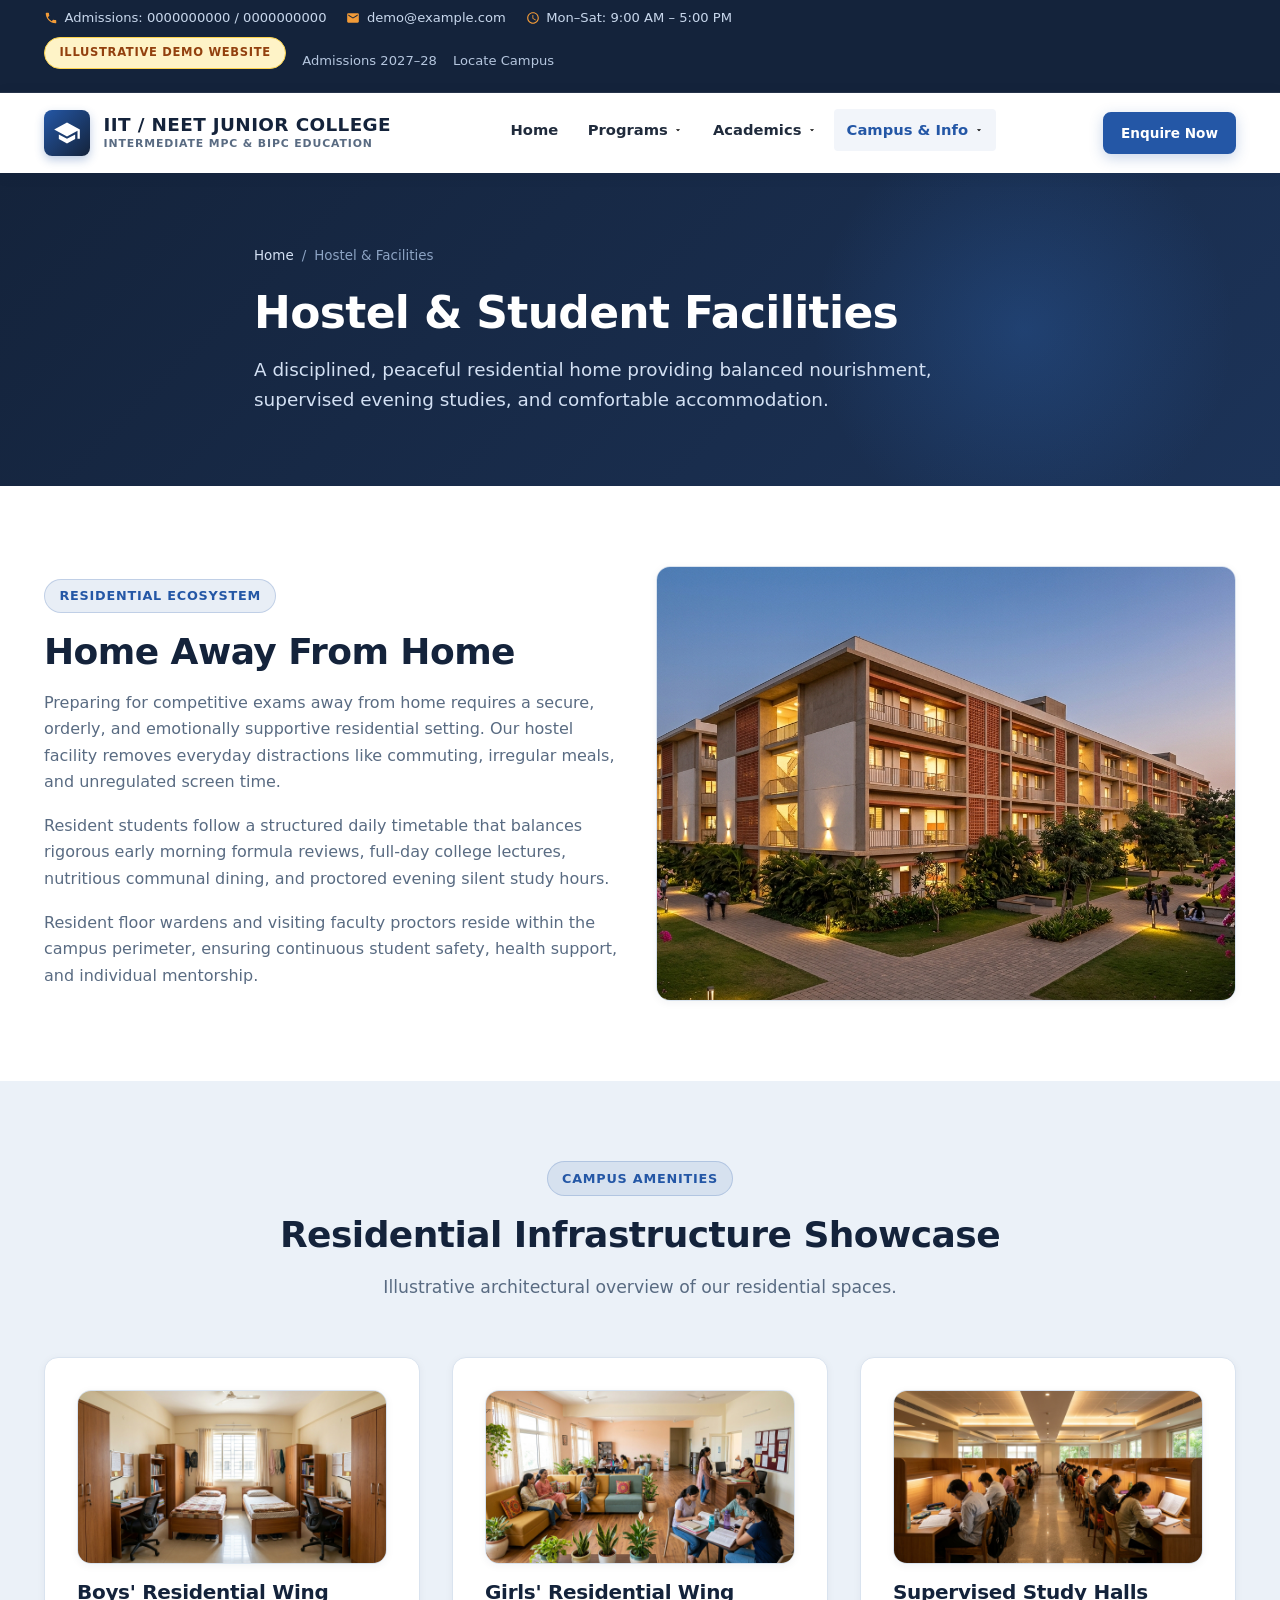
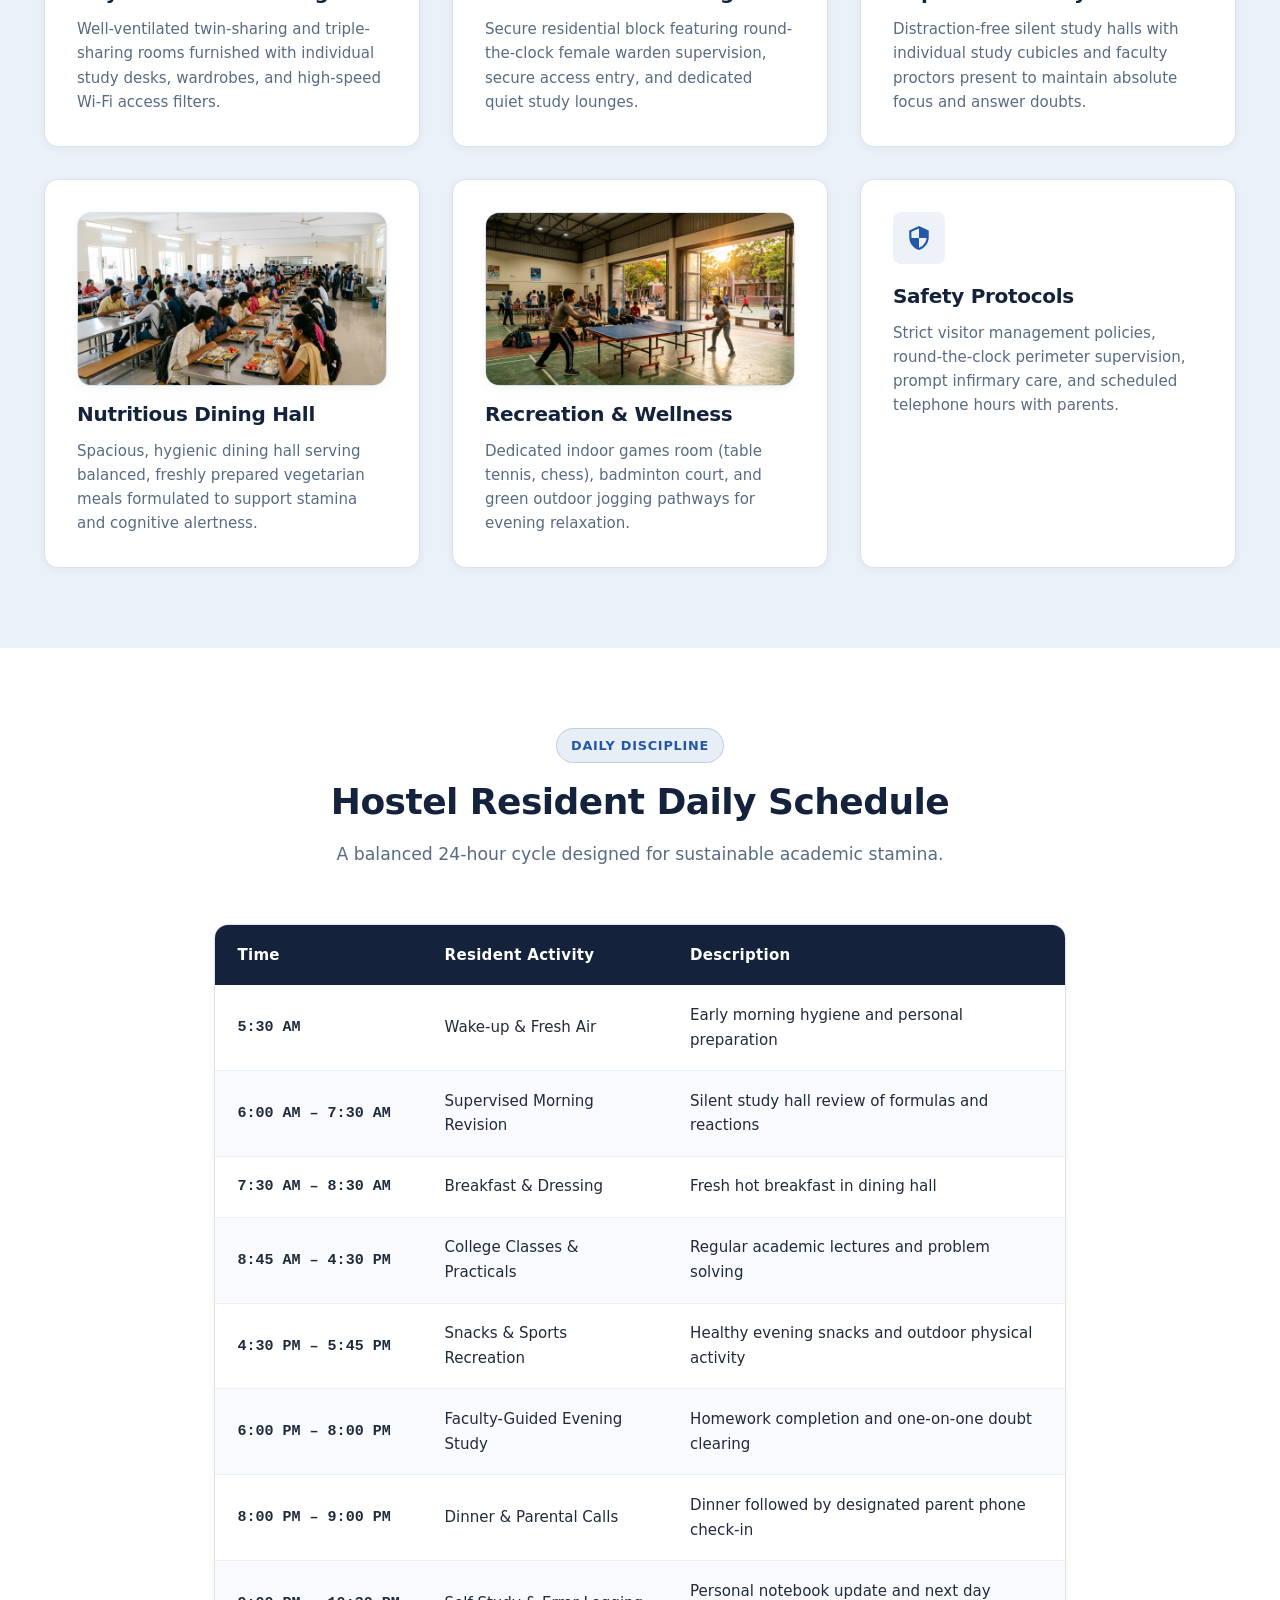
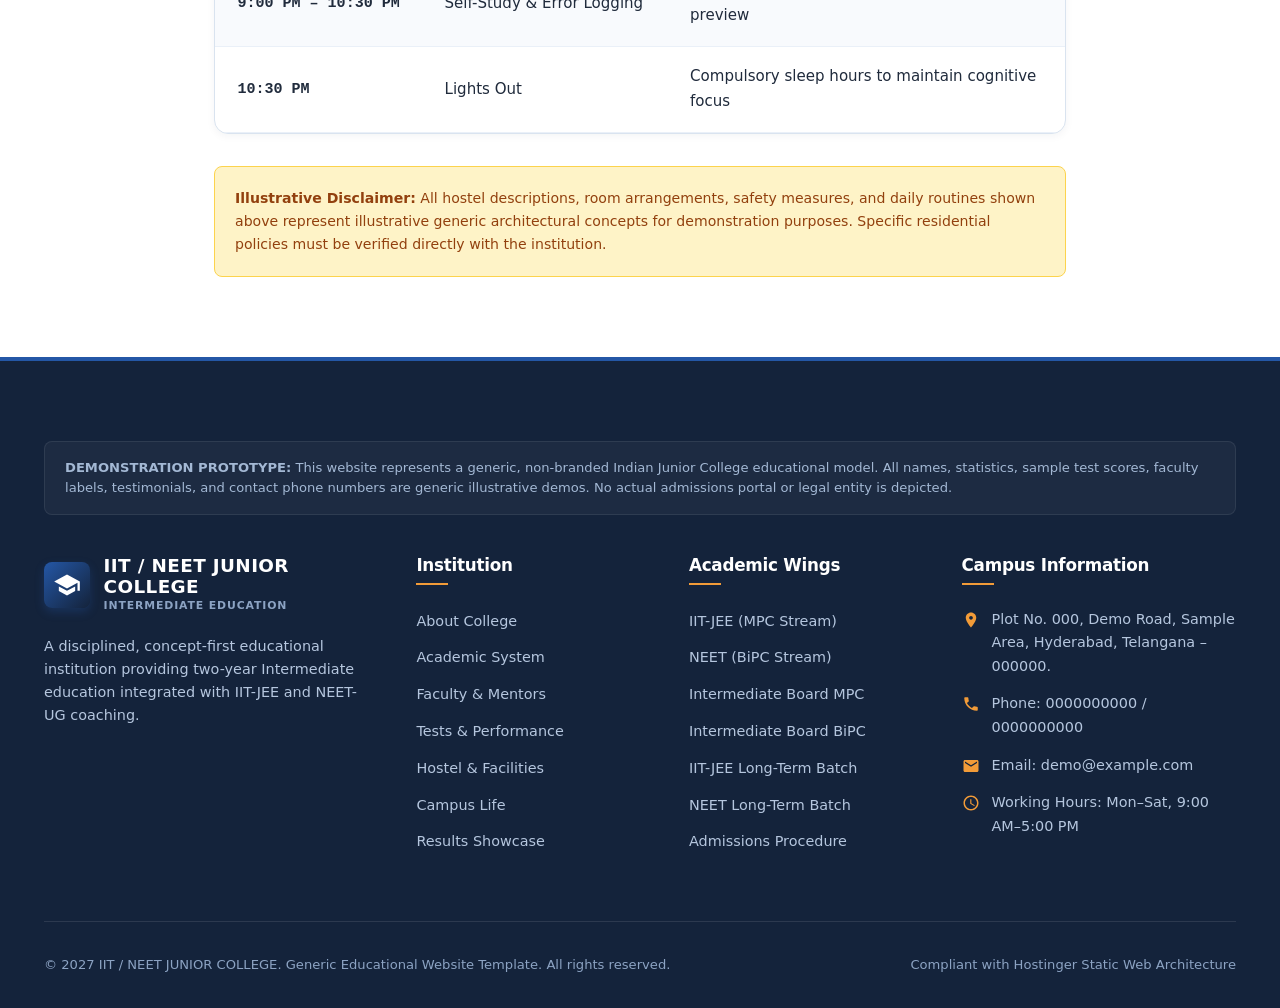
<file: hostel.html>
<!DOCTYPE html>
<html lang="en">
<head>
  <meta charset="UTF-8">
  <meta name="viewport" content="width=device-width, initial-scale=1.0">
  <title>Hostel & Residential Facilities | IIT NEET Junior College</title>
  <meta name="description" content="Discover our residential hostel facilities, supervised study rooms, hygienic dining halls, and student wellness support for Intermediate students.">
  <link rel="stylesheet" href="assets/css/style.css">
  <meta property="og:title" content="Hostel & Residential Facilities | IIT / NEET JUNIOR COLLEGE">
  <meta property="og:description" content="Dedicated residential living, dining, and supervised study environments for boys and girls.">
</head>
<body>

  <!-- Top Bar -->
  <div class="topbar">
    <div class="container topbar-content">
      <div class="topbar-info">
        <span class="topbar-item">
          <svg viewBox="0 0 24 24"><path d="M6.62 10.79c1.44 2.83 3.76 5.14 6.59 6.59l2.2-2.2c.27-.27.67-.36 1.02-.24 1.12.37 2.33.57 3.57.57.55 0 1 .45 1 1V20c0 .55-.45 1-1 1-9.39 0-17-7.61-17-17 0-.55.45-1 1-1h3.5c.55 0 1 .45 1 1 0 1.25.2 2.45.57 3.57.11.35.03.74-.25 1.02l-2.2 2.2z"/></svg>
          Admissions: 0000000000 / 0000000000
        </span>
        <span class="topbar-item">
          <svg viewBox="0 0 24 24"><path d="M20 4H4c-1.1 0-1.99.9-1.99 2L2 18c0 1.1.9 2 2 2h16c1.1 0 2-.9 2-2V6c0-1.1-.9-2-2-2zm0 4l-8 5-8-5V6l8 5 8-5v2z"/></svg>
          demo@example.com
        </span>
        <span class="topbar-item">
          <svg viewBox="0 0 24 24"><path d="M11.99 2C6.47 2 2 6.48 2 12s4.47 10 9.99 10C17.52 22 22 17.52 22 12S17.52 2 11.99 2zM12 20c-4.42 0-8-3.58-8-8s3.58-8 8-8 8 3.58 8 8-3.58 8-8 8zm.5-13H11v6l5.25 3.15.75-1.23-4.5-2.67z"/></svg>
          Mon–Sat: 9:00 AM – 5:00 PM
        </span>
      </div>
      <div class="topbar-links">
        <span class="badge badge-demo">Illustrative Demo Website</span>
        <a href="admissions.html" class="topbar-link">Admissions 2027–28</a>
        <a href="contact.html" class="topbar-link">Locate Campus</a>
      </div>
    </div>
  </div>

  <!-- Header Navigation -->
  <header class="site-header">
    <div class="container header-container">
      <a href="index.html" class="brand" aria-label="Junior College Home">
        <div class="brand-emblem" aria-hidden="true">
          <svg viewBox="0 0 24 24"><path d="M5 13.18v4L12 21l7-3.82v-4L12 17l-7-3.82zM12 3L1 9l11 6 9-4.91V17h2V9L12 3z"/></svg>
        </div>
        <div class="brand-text">
          <span class="brand-title">IIT / NEET JUNIOR COLLEGE</span>
          <span class="brand-subtitle">Intermediate MPC & BiPC Education</span>
        </div>
      </a>

      <nav aria-label="Main Navigation">
        <ul class="nav-menu">
          <li class="nav-item"><a href="index.html" class="nav-link">Home</a></li>
          
          <li class="nav-item dropdown">
            <a href="programs.html" class="nav-link nav-dropdown-trigger" aria-haspopup="true">
              Programs
              <svg viewBox="0 0 24 24"><path d="M7 10l5 5 5-5z"/></svg>
            </a>
            <ul class="dropdown-menu">
              <li class="dropdown-item"><a href="programs.html#mpc-jee">Intermediate MPC + IIT-JEE <small>Engineering Stream (2-Year Integrated)</small></a></li>
              <li class="dropdown-item"><a href="programs.html#mpc-regular">Intermediate MPC <small>Board Examination Stream</small></a></li>
              <li class="dropdown-item"><a href="programs.html#bipc-neet">Intermediate BiPC + NEET <small>Medical Stream (2-Year Integrated)</small></a></li>
              <li class="dropdown-item"><a href="programs.html#bipc-regular">Intermediate BiPC <small>Board Examination Stream</small></a></li>
              <li class="dropdown-item"><a href="programs.html#jee-longterm">IIT-JEE Long-Term <small>Repeater & Intensive Coaching</small></a></li>
              <li class="dropdown-item"><a href="programs.html#neet-longterm">NEET Long-Term <small>Repeater & Intensive Coaching</small></a></li>
            </ul>
          </li>

          <li class="nav-item dropdown">
            <a href="academics.html" class="nav-link nav-dropdown-trigger" aria-haspopup="true">
              Academics
              <svg viewBox="0 0 24 24"><path d="M7 10l5 5 5-5z"/></svg>
            </a>
            <ul class="dropdown-menu">
              <li class="dropdown-item"><a href="academics.html">Academic System & Schedule <small>Curriculum Progression & Daily Routine</small></a></li>
              <li class="dropdown-item"><a href="faculty.html">Faculty & Mentorship <small>Expert Department Heads & Mentors</small></a></li>
              <li class="dropdown-item"><a href="test-series.html">Test Series & Performance <small>Testing Cadence & Analytics Portal</small></a></li>
              <li class="dropdown-item"><a href="results.html">Results & Achievements <small>Illustrative Performance Trends</small></a></li>
            </ul>
          </li>

          <li class="nav-item dropdown active">
            <a href="about.html" class="nav-link nav-dropdown-trigger" aria-haspopup="true">
              Campus & Info
              <svg viewBox="0 0 24 24"><path d="M7 10l5 5 5-5z"/></svg>
            </a>
            <ul class="dropdown-menu dropdown-menu-right">
              <li class="dropdown-item"><a href="about.html">About College <small>Philosophy, Vision & Approach</small></a></li>
              <li class="dropdown-item"><a href="admissions.html">Admissions 2027–28 <small>Criteria, Process & Scholarship Exam</small></a></li>
              <li class="dropdown-item"><a href="hostel.html">Hostel & Living <small>Supervised Accommodation & Meals</small></a></li>
              <li class="dropdown-item"><a href="campus-life.html">Campus Life <small>Laboratories, Library & Sports</small></a></li>
              <li class="dropdown-item"><a href="contact.html">Contact Us <small>Campus Address, Timings & Enquiries</small></a></li>
            </ul>
          </li>
        </ul>
      </nav>

      <div class="header-actions">
        <a href="admissions.html" class="btn btn-primary btn-sm">Enquire Now</a>
        <button class="mobile-nav-toggle" aria-label="Toggle Navigation Menu" aria-expanded="false">
          <svg viewBox="0 0 24 24"><path d="M3 18h18v-2H3v2zm0-5h18v-2H3v2zm0-7v2h18V6H3z"/></svg>
        </button>
      </div>
    </div>
  </header>

  <main>
    <!-- Page Banner -->
    <section class="page-banner">
      <div class="container banner-content">
        <div class="banner-breadcrumbs">
          <a href="index.html">Home</a>
          <span>/</span>
          <span>Hostel & Facilities</span>
        </div>
        <h1 class="banner-title">Hostel & Student Facilities</h1>
        <p class="banner-subtitle">
          A disciplined, peaceful residential home providing balanced nourishment, supervised evening studies, and comfortable accommodation.
        </p>
      </div>
    </section>

    <!-- Residential Overview -->
    <section class="section section-white">
      <div class="container">
        <div class="grid-2" style="align-items: center;">
          <div>
            <div class="badge badge-royal">Residential Ecosystem</div>
            <h2 class="section-title">Home Away From Home</h2>
            <p>
              Preparing for competitive exams away from home requires a secure, orderly, and emotionally supportive residential setting. Our hostel facility removes everyday distractions like commuting, irregular meals, and unregulated screen time.
            </p>
            <p>
              Resident students follow a structured daily timetable that balances rigorous early morning formula reviews, full-day college lectures, nutritious communal dining, and proctored evening silent study hours.
            </p>
            <p>
              Resident floor wardens and visiting faculty proctors reside within the campus perimeter, ensuring continuous student safety, health support, and individual mentorship.
            </p>
          </div>
          <div>
            <div class="img-frame ratio-4-3">
              <img src="images/hostel-building.jpeg" alt="Residential Campus Complex" loading="lazy">
            </div>
          </div>
        </div>
      </div>
    </section>

    <!-- Specific Facility Blocks (Boys, Girls, Study, Dining, Recreation) -->
    <section class="section section-alt">
      <div class="container">
        <div class="section-header">
          <div class="badge badge-royal">Campus Amenities</div>
          <h2 class="section-title">Residential Infrastructure Showcase</h2>
          <p class="section-subtitle">Illustrative architectural overview of our residential spaces.</p>
        </div>

        <div class="grid-3">
          <!-- Boys Hostel -->
          <div class="card">
            <div class="img-frame ratio-16-9">
              <img src="images/hostel-room.jpeg" alt="Boys' Residential Wing Room" loading="lazy">
            </div>
            <h3 class="card-title" style="margin-top: 1rem; font-size: 1.25rem;">Boys' Residential Wing</h3>
            <p class="card-desc">Well-ventilated twin-sharing and triple-sharing rooms furnished with individual study desks, wardrobes, and high-speed Wi-Fi access filters.</p>
          </div>

          <!-- Girls Hostel -->
          <div class="card">
            <div class="img-frame ratio-16-9">
              <img src="images/girls-hostel.jpeg" alt="Girls' Residential Wing Block" loading="lazy">
            </div>
            <h3 class="card-title" style="margin-top: 1rem; font-size: 1.25rem;">Girls' Residential Wing</h3>
            <p class="card-desc">Secure residential block featuring round-the-clock female warden supervision, secure access entry, and dedicated quiet study lounges.</p>
          </div>

          <!-- Study Rooms -->
          <div class="card">
            <div class="img-frame ratio-16-9">
              <img src="images/study-hall.jpeg" alt="Supervised Silent Study Halls" loading="lazy">
            </div>
            <h3 class="card-title" style="margin-top: 1rem; font-size: 1.25rem;">Supervised Study Halls</h3>
            <p class="card-desc">Distraction-free silent study halls with individual study cubicles and faculty proctors present to maintain absolute focus and answer doubts.</p>
          </div>

          <!-- Dining Hall -->
          <div class="card">
            <div class="img-frame ratio-16-9">
              <img src="images/dining-hall.jpeg" alt="Hygienic Dining Facilities" loading="lazy">
            </div>
            <h3 class="card-title" style="margin-top: 1rem; font-size: 1.25rem;">Nutritious Dining Hall</h3>
            <p class="card-desc">Spacious, hygienic dining hall serving balanced, freshly prepared vegetarian meals formulated to support stamina and cognitive alertness.</p>
          </div>

          <!-- Recreation Areas -->
          <div class="card">
            <div class="img-frame ratio-16-9">
              <img src="images/recreation-area.jpeg" alt="Recreation and Fitness Area" loading="lazy">
            </div>
            <h3 class="card-title" style="margin-top: 1rem; font-size: 1.25rem;">Recreation & Wellness</h3>
            <p class="card-desc">Dedicated indoor games room (table tennis, chess), badminton court, and green outdoor jogging pathways for evening relaxation.</p>
          </div>

          <!-- Student Safety -->
          <div class="card">
            <div class="card-icon"><svg viewBox="0 0 24 24"><path d="M12 1L3 5v6c0 5.55 3.84 10.74 9 12 5.16-1.26 9-6.45 9-12V5l-9-4zm0 10.99h7c-.53 4.12-3.28 7.79-7 8.94V12H5V6.3l7-3.11v8.8z"/></svg></div>
            <h3 class="card-title" style="font-size: 1.25rem;">Safety Protocols</h3>
            <p class="card-desc">Strict visitor management policies, round-the-clock perimeter supervision, prompt infirmary care, and scheduled telephone hours with parents.</p>
          </div>
        </div>
      </div>
    </section>

    <!-- Daily Residential Timetable -->
    <section class="section section-white">
      <div class="container container-narrow">
        <div class="section-header">
          <div class="badge badge-royal">Daily Discipline</div>
          <h2 class="section-title">Hostel Resident Daily Schedule</h2>
          <p class="section-subtitle">A balanced 24-hour cycle designed for sustainable academic stamina.</p>
        </div>

        <div class="timetable-wrapper">
          <table class="styled-table">
            <thead>
              <tr>
                <th>Time</th>
                <th>Resident Activity</th>
                <th>Description</th>
              </tr>
            </thead>
            <tbody>
              <tr><td class="time-slot">5:30 AM</td><td>Wake-up & Fresh Air</td><td>Early morning hygiene and personal preparation</td></tr>
              <tr><td class="time-slot">6:00 AM – 7:30 AM</td><td>Supervised Morning Revision</td><td>Silent study hall review of formulas and reactions</td></tr>
              <tr><td class="time-slot">7:30 AM – 8:30 AM</td><td>Breakfast & Dressing</td><td>Fresh hot breakfast in dining hall</td></tr>
              <tr><td class="time-slot">8:45 AM – 4:30 PM</td><td>College Classes & Practicals</td><td>Regular academic lectures and problem solving</td></tr>
              <tr><td class="time-slot">4:30 PM – 5:45 PM</td><td>Snacks & Sports Recreation</td><td>Healthy evening snacks and outdoor physical activity</td></tr>
              <tr><td class="time-slot">6:00 PM – 8:00 PM</td><td>Faculty-Guided Evening Study</td><td>Homework completion and one-on-one doubt clearing</td></tr>
              <tr><td class="time-slot">8:00 PM – 9:00 PM</td><td>Dinner & Parental Calls</td><td>Dinner followed by designated parent phone check-in</td></tr>
              <tr><td class="time-slot">9:00 PM – 10:30 PM</td><td>Self-Study & Error Logging</td><td>Personal notebook update and next day preview</td></tr>
              <tr><td class="time-slot">10:30 PM</td><td>Lights Out</td><td>Compulsory sleep hours to maintain cognitive focus</td></tr>
            </tbody>
          </table>
        </div>

        <div style="margin-top: 2rem; background-color: #FEF3C7; border: 1px solid #FCD34D; border-radius: var(--radius-sm); padding: 1.25rem; font-size: 0.88rem; color: #92400E;">
          <strong>Illustrative Disclaimer:</strong> All hostel descriptions, room arrangements, safety measures, and daily routines shown above represent illustrative generic architectural concepts for demonstration purposes. Specific residential policies must be verified directly with the institution.
        </div>
      </div>
    </section>
  </main>

  <!-- Consistent Footer -->
  <footer class="site-footer">
    <div class="container">
      <div class="footer-disclaimer-box">
        <strong>DEMONSTRATION PROTOTYPE:</strong> This website represents a generic, non-branded Indian Junior College educational model. All names, statistics, sample test scores, faculty labels, testimonials, and contact phone numbers are generic illustrative demos. No actual admissions portal or legal entity is depicted.
      </div>
      <div class="footer-grid">
        <div class="footer-brand">
          <div class="brand">
            <div class="brand-emblem"><svg viewBox="0 0 24 24"><path d="M5 13.18v4L12 21l7-3.82v-4L12 17l-7-3.82zM12 3L1 9l11 6 9-4.91V17h2V9L12 3z"/></svg></div>
            <div class="brand-text">
              <span class="brand-title">IIT / NEET JUNIOR COLLEGE</span>
              <span class="brand-subtitle">Intermediate Education</span>
            </div>
          </div>
          <p class="footer-about">A disciplined, concept-first educational institution providing two-year Intermediate education integrated with IIT-JEE and NEET-UG coaching.</p>
        </div>
        <div>
          <h4 class="footer-heading">Institution</h4>
          <ul class="footer-links">
            <li><a href="about.html">About College</a></li>
            <li><a href="academics.html">Academic System</a></li>
            <li><a href="faculty.html">Faculty & Mentors</a></li>
            <li><a href="test-series.html">Tests & Performance</a></li>
            <li><a href="hostel.html">Hostel & Facilities</a></li>
            <li><a href="campus-life.html">Campus Life</a></li>
            <li><a href="results.html">Results Showcase</a></li>
          </ul>
        </div>
        <div>
          <h4 class="footer-heading">Academic Wings</h4>
          <ul class="footer-links">
            <li><a href="iit-jee.html">IIT-JEE (MPC Stream)</a></li>
            <li><a href="neet.html">NEET (BiPC Stream)</a></li>
            <li><a href="programs.html#mpc-regular">Intermediate Board MPC</a></li>
            <li><a href="programs.html#bipc-regular">Intermediate Board BiPC</a></li>
            <li><a href="programs.html#jee-longterm">IIT-JEE Long-Term Batch</a></li>
            <li><a href="programs.html#neet-longterm">NEET Long-Term Batch</a></li>
            <li><a href="admissions.html">Admissions Procedure</a></li>
          </ul>
        </div>
        <div>
          <h4 class="footer-heading">Campus Information</h4>
          <ul class="footer-contact-list">
            <li><svg viewBox="0 0 24 24"><path d="M12 2C8.13 2 5 5.13 5 9c0 5.25 7 13 7 13s7-7.75 7-13c0-3.87-3.13-7-7-7zm0 9.5c-1.38 0-2.5-1.12-2.5-2.5s1.12-2.5 2.5-2.5 2.5 1.12 2.5 2.5-1.12 2.5-2.5 2.5z"/></svg><span>Plot No. 000, Demo Road, Sample Area, Hyderabad, Telangana – 000000.</span></li>
            <li><svg viewBox="0 0 24 24"><path d="M6.62 10.79c1.44 2.83 3.76 5.14 6.59 6.59l2.2-2.2c.27-.27.67-.36 1.02-.24 1.12.37 2.33.57 3.57.57.55 0 1 .45 1 1V20c0 .55-.45 1-1 1-9.39 0-17-7.61-17-17 0-.55.45-1 1-1h3.5c.55 0 1 .45 1 1 0 1.25.2 2.45.57 3.57.11.35.03.74-.25 1.02l-2.2 2.2z"/></svg><span>Phone: 0000000000 / 0000000000</span></li>
            <li><svg viewBox="0 0 24 24"><path d="M20 4H4c-1.1 0-1.99.9-1.99 2L2 18c0 1.1.9 2 2 2h16c1.1 0 2-.9 2-2V6c0-1.1-.9-2-2-2zm0 4l-8 5-8-5V6l8 5 8-5v2z"/></svg><span>Email: demo@example.com</span></li>
            <li><svg viewBox="0 0 24 24"><path d="M11.99 2C6.47 2 2 6.48 2 12s4.47 10 9.99 10C17.52 22 22 17.52 22 12S17.52 2 11.99 2zM12 20c-4.42 0-8-3.58-8-8s3.58-8 8-8 8 3.58 8 8-3.58 8-8 8zm.5-13H11v6l5.25 3.15.75-1.23-4.5-2.67z"/></svg><span>Working Hours: Mon–Sat, 9:00 AM–5:00 PM</span></li>
          </ul>
        </div>
      </div>
      <div class="footer-bottom">
        <div>&copy; 2027 IIT / NEET JUNIOR COLLEGE. Generic Educational Website Template. All rights reserved.</div>
        <div>Compliant with Hostinger Static Web Architecture</div>
      </div>
    </div>
  </footer>

  <button class="scroll-top-btn" aria-label="Scroll to top of page">
    <svg viewBox="0 0 24 24"><path d="M7.41 15.41L12 10.83l4.59 4.58L18 14l-6-6-6 6z"/></svg>
  </button>
  <script src="assets/js/script.js"></script>
</body>
</html>
</file>
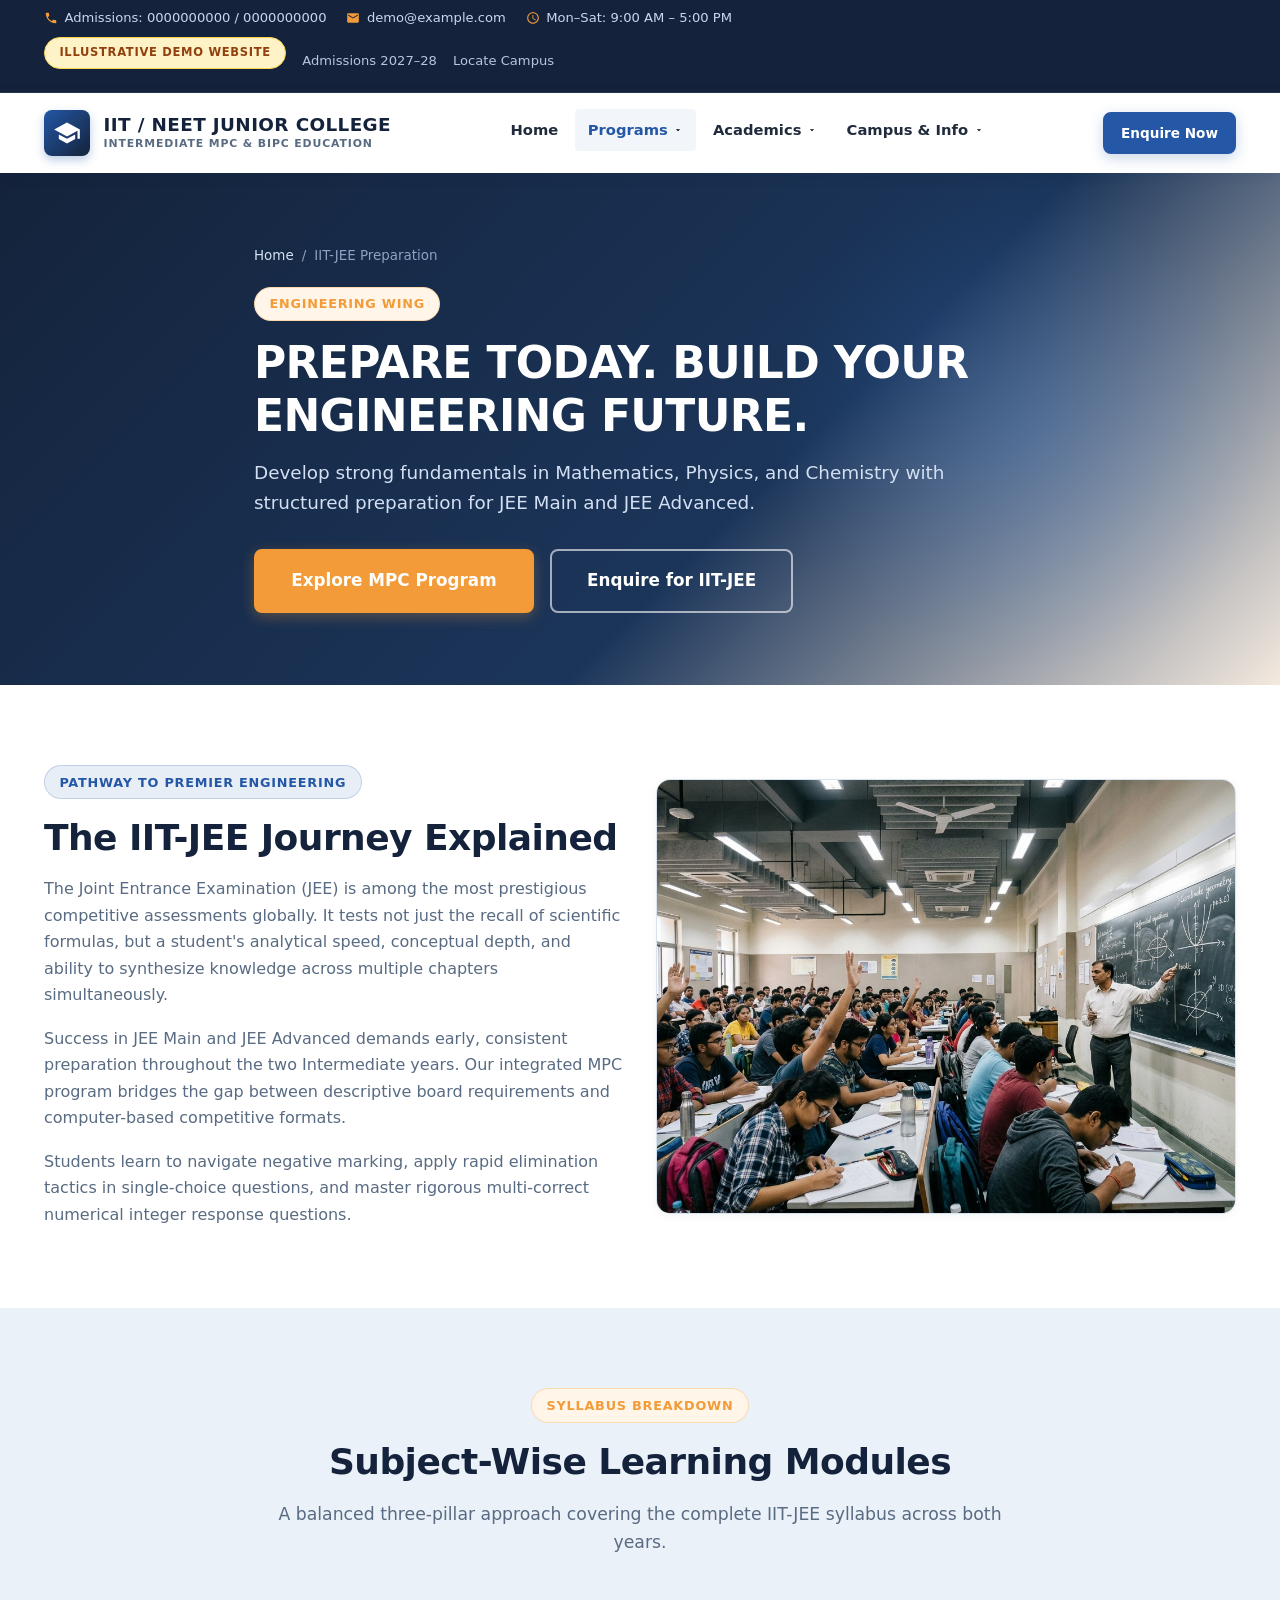
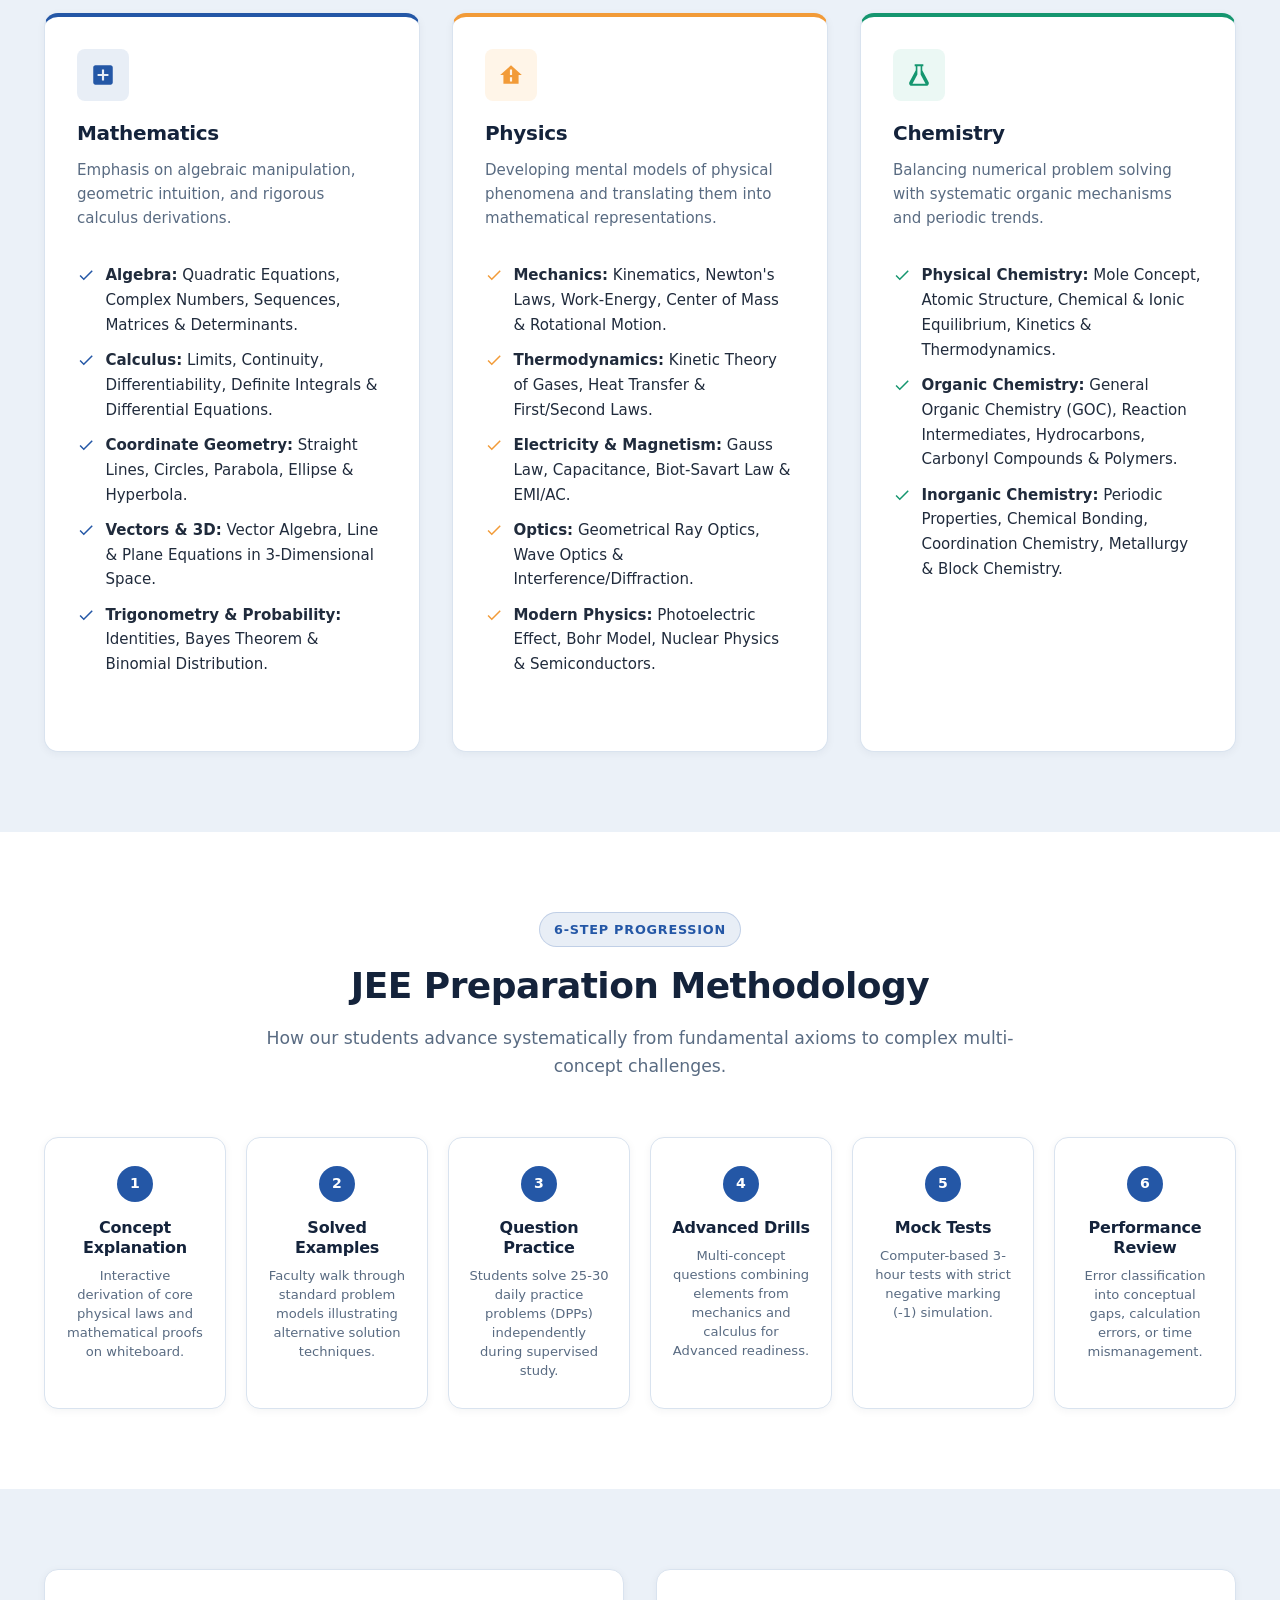
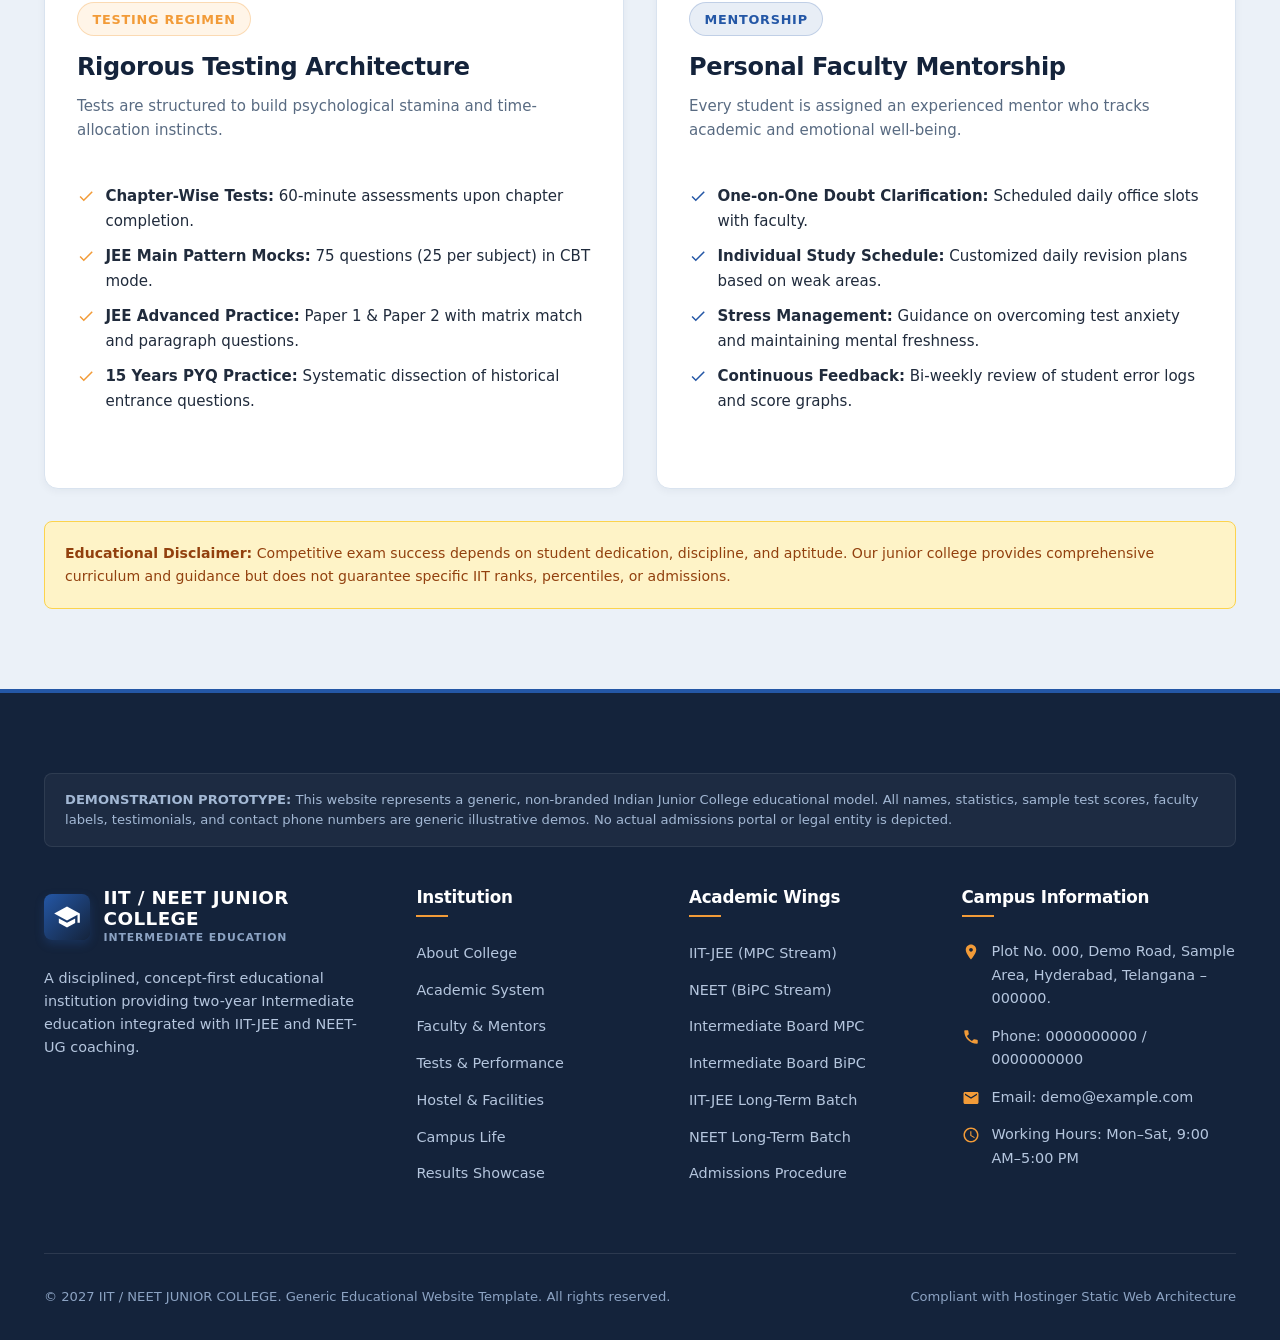
<file: iit-jee.html>
<!DOCTYPE html>
<html lang="en">
<head>
  <meta charset="UTF-8">
  <meta name="viewport" content="width=device-width, initial-scale=1.0">
  <title>IIT-JEE Preparation | JEE Main & Advanced Integrated Coaching</title>
  <meta name="description" content="Prepare for JEE Main and JEE Advanced with structured intermediate MPC education. Master Mathematics, Physics, and Chemistry through concept-based learning.">
  <link rel="stylesheet" href="assets/css/style.css">
  <meta property="og:title" content="IIT-JEE Integrated Coaching | IIT / NEET JUNIOR COLLEGE">
  <meta property="og:description" content="Structured engineering entrance coaching for JEE Main and JEE Advanced integrated with Intermediate MPC.">
</head>
<body>

  <!-- Top Bar -->
  <div class="topbar">
    <div class="container topbar-content">
      <div class="topbar-info">
        <span class="topbar-item">
          <svg viewBox="0 0 24 24"><path d="M6.62 10.79c1.44 2.83 3.76 5.14 6.59 6.59l2.2-2.2c.27-.27.67-.36 1.02-.24 1.12.37 2.33.57 3.57.57.55 0 1 .45 1 1V20c0 .55-.45 1-1 1-9.39 0-17-7.61-17-17 0-.55.45-1 1-1h3.5c.55 0 1 .45 1 1 0 1.25.2 2.45.57 3.57.11.35.03.74-.25 1.02l-2.2 2.2z"/></svg>
          Admissions: 0000000000 / 0000000000
        </span>
        <span class="topbar-item">
          <svg viewBox="0 0 24 24"><path d="M20 4H4c-1.1 0-1.99.9-1.99 2L2 18c0 1.1.9 2 2 2h16c1.1 0 2-.9 2-2V6c0-1.1-.9-2-2-2zm0 4l-8 5-8-5V6l8 5 8-5v2z"/></svg>
          demo@example.com
        </span>
        <span class="topbar-item">
          <svg viewBox="0 0 24 24"><path d="M11.99 2C6.47 2 2 6.48 2 12s4.47 10 9.99 10C17.52 22 22 17.52 22 12S17.52 2 11.99 2zM12 20c-4.42 0-8-3.58-8-8s3.58-8 8-8 8 3.58 8 8-3.58 8-8 8zm.5-13H11v6l5.25 3.15.75-1.23-4.5-2.67z"/></svg>
          Mon–Sat: 9:00 AM – 5:00 PM
        </span>
      </div>
      <div class="topbar-links">
        <span class="badge badge-demo">Illustrative Demo Website</span>
        <a href="admissions.html" class="topbar-link">Admissions 2027–28</a>
        <a href="contact.html" class="topbar-link">Locate Campus</a>
      </div>
    </div>
  </div>

  <!-- Header Navigation -->
  <header class="site-header">
    <div class="container header-container">
      <a href="index.html" class="brand" aria-label="Junior College Home">
        <div class="brand-emblem" aria-hidden="true">
          <svg viewBox="0 0 24 24"><path d="M5 13.18v4L12 21l7-3.82v-4L12 17l-7-3.82zM12 3L1 9l11 6 9-4.91V17h2V9L12 3z"/></svg>
        </div>
        <div class="brand-text">
          <span class="brand-title">IIT / NEET JUNIOR COLLEGE</span>
          <span class="brand-subtitle">Intermediate MPC & BiPC Education</span>
        </div>
      </a>

      <!-- Desktop & Mobile Navigation Links (Clean 4 Top-Level Items + Dropdowns) -->
      <nav aria-label="Main Navigation">
        <ul class="nav-menu">
          <li class="nav-item"><a href="index.html" class="nav-link">Home</a></li>
          
          <!-- Programs Dropdown -->
          <li class="nav-item dropdown active">
            <a href="programs.html" class="nav-link nav-dropdown-trigger" aria-haspopup="true">
              Programs
              <svg viewBox="0 0 24 24"><path d="M7 10l5 5 5-5z"/></svg>
            </a>
            <ul class="dropdown-menu">
              <li class="dropdown-item"><a href="programs.html#mpc-jee">Intermediate MPC + IIT-JEE <small>Engineering Stream (2-Year Integrated)</small></a></li>
              <li class="dropdown-item"><a href="programs.html#bipc-neet">Intermediate BiPC + NEET <small>Medical Stream (2-Year Integrated)</small></a></li>
              <li class="dropdown-item active"><a href="iit-jee.html">Dedicated IIT-JEE Wing <small>Engineering Entrance Focus</small></a></li>
              <li class="dropdown-item"><a href="neet.html">Dedicated NEET Wing <small>Medical Entrance Focus</small></a></li>
              <li class="dropdown-item"><a href="programs.html#jee-longterm">Long-Term Intensive Batches <small>Repeater & Advanced Coaching</small></a></li>
              <li class="dropdown-item"><a href="programs.html">All Programs Overview <small>Compare Intermediate Pathways</small></a></li>
            </ul>
          </li>

          <!-- Academics Dropdown -->
          <li class="nav-item dropdown">
            <a href="academics.html" class="nav-link nav-dropdown-trigger" aria-haspopup="true">
              Academics
              <svg viewBox="0 0 24 24"><path d="M7 10l5 5 5-5z"/></svg>
            </a>
            <ul class="dropdown-menu">
              <li class="dropdown-item"><a href="academics.html">Academic System & Schedule <small>Curriculum, Routine & Timetable</small></a></li>
              <li class="dropdown-item"><a href="faculty.html">Faculty & Mentorship <small>Subject Specialists & Mentors</small></a></li>
              <li class="dropdown-item"><a href="test-series.html">Tests & Performance <small>Testing Hierarchy & Dashboard</small></a></li>
              <li class="dropdown-item"><a href="results.html">Results & Achievements <small>Academic Milestone Showcase</small></a></li>
            </ul>
          </li>

          <!-- Campus & Info Dropdown -->
          <li class="nav-item dropdown">
            <a href="about.html" class="nav-link nav-dropdown-trigger" aria-haspopup="true">
              Campus & Info
              <svg viewBox="0 0 24 24"><path d="M7 10l5 5 5-5z"/></svg>
            </a>
            <ul class="dropdown-menu dropdown-menu-right">
              <li class="dropdown-item"><a href="about.html">About College <small>Vision, Mission & Philosophy</small></a></li>
              <li class="dropdown-item"><a href="admissions.html">Admissions 2027–28 <small>Process, Eligibility & Checklist</small></a></li>
              <li class="dropdown-item"><a href="hostel.html">Hostel & Living <small>Residential Student Facilities</small></a></li>
              <li class="dropdown-item"><a href="campus-life.html">Campus Life <small>Activities, Olympiads & Events</small></a></li>
              <li class="dropdown-item"><a href="contact.html">Contact Us <small>Campus Location & Counselling Cell</small></a></li>
            </ul>
          </li>
        </ul>
      </nav>

      <div class="header-actions">
        <a href="admissions.html" class="btn btn-primary btn-sm">Enquire Now</a>
        <button class="mobile-nav-toggle" aria-label="Toggle Navigation Menu" aria-expanded="false">
          <svg viewBox="0 0 24 24"><path d="M3 18h18v-2H3v2zm0-5h18v-2H3v2zm0-7v2h18V6H3z"/></svg>
        </button>
      </div>
    </div>
  </header>

  <main>
    <!-- Page Banner / Hero -->
    <section class="page-banner banner-jee">
      <div class="container banner-content">
        <div class="banner-breadcrumbs">
          <a href="index.html">Home</a>
          <span>/</span>
          <span>IIT-JEE Preparation</span>
        </div>
        <div class="badge badge-orange">Engineering Wing</div>
        <h1 class="banner-title">PREPARE TODAY. BUILD YOUR ENGINEERING FUTURE.</h1>
        <p class="banner-subtitle">
          Develop strong fundamentals in Mathematics, Physics, and Chemistry with structured preparation for JEE Main and JEE Advanced.
        </p>
        <div class="btn-group" style="margin-top: 2rem;">
          <a href="programs.html#mpc-jee" class="btn btn-orange btn-lg">Explore MPC Program</a>
          <a href="admissions.html" class="btn btn-outline-white btn-lg">Enquire for IIT-JEE</a>
        </div>
      </div>
    </section>

    <!-- Section A: About IIT-JEE Preparation -->
    <section class="section section-white">
      <div class="container">
        <div class="grid-2" style="align-items: center;">
          <div>
            <div class="badge badge-royal">Pathway to Premier Engineering</div>
            <h2 class="section-title">The IIT-JEE Journey Explained</h2>
            <p>
              The Joint Entrance Examination (JEE) is among the most prestigious competitive assessments globally. It tests not just the recall of scientific formulas, but a student's analytical speed, conceptual depth, and ability to synthesize knowledge across multiple chapters simultaneously.
            </p>
            <p>
              Success in JEE Main and JEE Advanced demands early, consistent preparation throughout the two Intermediate years. Our integrated MPC program bridges the gap between descriptive board requirements and computer-based competitive formats.
            </p>
            <p>
              Students learn to navigate negative marking, apply rapid elimination tactics in single-choice questions, and master rigorous multi-correct numerical integer response questions.
            </p>
          </div>
          <div>
            <div class="img-frame ratio-4-3">
              <img src="images/iit-jee-classroom.jpeg" alt="IIT-JEE Advanced Lecture Hall" loading="lazy">
            </div>
          </div>
        </div>
      </div>
    </section>

    <!-- Section B: Subject-Wise Learning -->
    <section class="section section-alt">
      <div class="container">
        <div class="section-header">
          <div class="badge badge-orange">Syllabus Breakdown</div>
          <h2 class="section-title">Subject-Wise Learning Modules</h2>
          <p class="section-subtitle">A balanced three-pillar approach covering the complete IIT-JEE syllabus across both years.</p>
        </div>

        <div class="grid-3">
          <!-- Mathematics Card -->
          <div class="card" style="border-top: 4px solid var(--color-royal);">
            <div class="card-icon" style="background-color: rgba(36, 87, 166, 0.1);">
              <svg viewBox="0 0 24 24"><path d="M19 3H5c-1.1 0-2 .9-2 2v14c0 1.1.9 2 2 2h14c1.1 0 2-.9 2-2V5c0-1.1-.9-2-2-2zm-2 10h-4v4h-2v-4H7v-2h4V7h2v4h4v2z"/></svg>
            </div>
            <h3 class="card-title">Mathematics</h3>
            <p class="card-desc">Emphasis on algebraic manipulation, geometric intuition, and rigorous calculus derivations.</p>
            <ul class="checklist checklist-blue" style="margin-top: 1rem;">
              <li><svg viewBox="0 0 24 24"><path d="M9 16.17L4.83 12l-1.42 1.41L9 19 21 7l-1.41-1.41L9 16.17z"/></svg><span><strong>Algebra:</strong> Quadratic Equations, Complex Numbers, Sequences, Matrices & Determinants.</span></li>
              <li><svg viewBox="0 0 24 24"><path d="M9 16.17L4.83 12l-1.42 1.41L9 19 21 7l-1.41-1.41L9 16.17z"/></svg><span><strong>Calculus:</strong> Limits, Continuity, Differentiability, Definite Integrals & Differential Equations.</span></li>
              <li><svg viewBox="0 0 24 24"><path d="M9 16.17L4.83 12l-1.42 1.41L9 19 21 7l-1.41-1.41L9 16.17z"/></svg><span><strong>Coordinate Geometry:</strong> Straight Lines, Circles, Parabola, Ellipse & Hyperbola.</span></li>
              <li><svg viewBox="0 0 24 24"><path d="M9 16.17L4.83 12l-1.42 1.41L9 19 21 7l-1.41-1.41L9 16.17z"/></svg><span><strong>Vectors & 3D:</strong> Vector Algebra, Line & Plane Equations in 3-Dimensional Space.</span></li>
              <li><svg viewBox="0 0 24 24"><path d="M9 16.17L4.83 12l-1.42 1.41L9 19 21 7l-1.41-1.41L9 16.17z"/></svg><span><strong>Trigonometry & Probability:</strong> Identities, Bayes Theorem & Binomial Distribution.</span></li>
            </ul>
          </div>

          <!-- Physics Card -->
          <div class="card" style="border-top: 4px solid var(--color-orange);">
            <div class="card-icon" style="background-color: var(--color-orange-light); color: var(--color-orange);">
              <svg viewBox="0 0 24 24"><path d="M12 3L2 12h3v8h14v-8h3L12 3zm1 15h-2v-4h2v4zm0-6h-2V7h2v5z"/></svg>
            </div>
            <h3 class="card-title">Physics</h3>
            <p class="card-desc">Developing mental models of physical phenomena and translating them into mathematical representations.</p>
            <ul class="checklist checklist-jee" style="margin-top: 1rem;">
              <li><svg viewBox="0 0 24 24"><path d="M9 16.17L4.83 12l-1.42 1.41L9 19 21 7l-1.41-1.41L9 16.17z"/></svg><span><strong>Mechanics:</strong> Kinematics, Newton's Laws, Work-Energy, Center of Mass & Rotational Motion.</span></li>
              <li><svg viewBox="0 0 24 24"><path d="M9 16.17L4.83 12l-1.42 1.41L9 19 21 7l-1.41-1.41L9 16.17z"/></svg><span><strong>Thermodynamics:</strong> Kinetic Theory of Gases, Heat Transfer & First/Second Laws.</span></li>
              <li><svg viewBox="0 0 24 24"><path d="M9 16.17L4.83 12l-1.42 1.41L9 19 21 7l-1.41-1.41L9 16.17z"/></svg><span><strong>Electricity & Magnetism:</strong> Gauss Law, Capacitance, Biot-Savart Law & EMI/AC.</span></li>
              <li><svg viewBox="0 0 24 24"><path d="M9 16.17L4.83 12l-1.42 1.41L9 19 21 7l-1.41-1.41L9 16.17z"/></svg><span><strong>Optics:</strong> Geometrical Ray Optics, Wave Optics & Interference/Diffraction.</span></li>
              <li><svg viewBox="0 0 24 24"><path d="M9 16.17L4.83 12l-1.42 1.41L9 19 21 7l-1.41-1.41L9 16.17z"/></svg><span><strong>Modern Physics:</strong> Photoelectric Effect, Bohr Model, Nuclear Physics & Semiconductors.</span></li>
            </ul>
          </div>

          <!-- Chemistry Card -->
          <div class="card" style="border-top: 4px solid var(--color-green);">
            <div class="card-icon" style="background-color: var(--color-green-light); color: var(--color-green);">
              <svg viewBox="0 0 24 24"><path d="M20.8 18.4L15 7.6V4h1V2H8v2h1v3.6L3.2 18.4C2.4 19.8 3.4 22 5 22h14c1.6 0 2.6-2.2 1.8-3.6zM6 20l4.5-8.4V4h3v7.6L18 20H6z"/></svg>
            </div>
            <h3 class="card-title">Chemistry</h3>
            <p class="card-desc">Balancing numerical problem solving with systematic organic mechanisms and periodic trends.</p>
            <ul class="checklist checklist-neet" style="margin-top: 1rem;">
              <li><svg viewBox="0 0 24 24"><path d="M9 16.17L4.83 12l-1.42 1.41L9 19 21 7l-1.41-1.41L9 16.17z"/></svg><span><strong>Physical Chemistry:</strong> Mole Concept, Atomic Structure, Chemical & Ionic Equilibrium, Kinetics & Thermodynamics.</span></li>
              <li><svg viewBox="0 0 24 24"><path d="M9 16.17L4.83 12l-1.42 1.41L9 19 21 7l-1.41-1.41L9 16.17z"/></svg><span><strong>Organic Chemistry:</strong> General Organic Chemistry (GOC), Reaction Intermediates, Hydrocarbons, Carbonyl Compounds & Polymers.</span></li>
              <li><svg viewBox="0 0 24 24"><path d="M9 16.17L4.83 12l-1.42 1.41L9 19 21 7l-1.41-1.41L9 16.17z"/></svg><span><strong>Inorganic Chemistry:</strong> Periodic Properties, Chemical Bonding, Coordination Chemistry, Metallurgy & Block Chemistry.</span></li>
            </ul>
          </div>
        </div>
      </div>
    </section>

    <!-- Section C: Preparation Methodology -->
    <section class="section section-white">
      <div class="container">
        <div class="section-header">
          <div class="badge badge-royal">6-Step Progression</div>
          <h2 class="section-title">JEE Preparation Methodology</h2>
          <p class="section-subtitle">How our students advance systematically from fundamental axioms to complex multi-concept challenges.</p>
        </div>

        <div class="journey-grid">
          <div class="journey-step">
            <div class="step-num">1</div>
            <h4 class="step-title">Concept Explanation</h4>
            <p class="step-desc">Interactive derivation of core physical laws and mathematical proofs on whiteboard.</p>
          </div>
          <div class="journey-step">
            <div class="step-num">2</div>
            <h4 class="step-title">Solved Examples</h4>
            <p class="step-desc">Faculty walk through standard problem models illustrating alternative solution techniques.</p>
          </div>
          <div class="journey-step">
            <div class="step-num">3</div>
            <h4 class="step-title">Question Practice</h4>
            <p class="step-desc">Students solve 25-30 daily practice problems (DPPs) independently during supervised study.</p>
          </div>
          <div class="journey-step">
            <div class="step-num">4</div>
            <h4 class="step-title">Advanced Drills</h4>
            <p class="step-desc">Multi-concept questions combining elements from mechanics and calculus for Advanced readiness.</p>
          </div>
          <div class="journey-step">
            <div class="step-num">5</div>
            <h4 class="step-title">Mock Tests</h4>
            <p class="step-desc">Computer-based 3-hour tests with strict negative marking (-1) simulation.</p>
          </div>
          <div class="journey-step">
            <div class="step-num">6</div>
            <h4 class="step-title">Performance Review</h4>
            <p class="step-desc">Error classification into conceptual gaps, calculation errors, or time mismanagement.</p>
          </div>
        </div>
      </div>
    </section>

    <!-- Section D: Test Preparation & Section E: Mentorship -->
    <section class="section section-alt">
      <div class="container">
        <div class="grid-2">
          <!-- Test Prep -->
          <div class="card">
            <div class="badge badge-orange" style="width: fit-content;">Testing Regimen</div>
            <h3 class="card-title" style="font-size: 1.5rem;">Rigorous Testing Architecture</h3>
            <p class="card-desc">Tests are structured to build psychological stamina and time-allocation instincts.</p>
            <ul class="checklist checklist-jee">
              <li><svg viewBox="0 0 24 24"><path d="M9 16.17L4.83 12l-1.42 1.41L9 19 21 7l-1.41-1.41L9 16.17z"/></svg><span><strong>Chapter-Wise Tests:</strong> 60-minute assessments upon chapter completion.</span></li>
              <li><svg viewBox="0 0 24 24"><path d="M9 16.17L4.83 12l-1.42 1.41L9 19 21 7l-1.41-1.41L9 16.17z"/></svg><span><strong>JEE Main Pattern Mocks:</strong> 75 questions (25 per subject) in CBT mode.</span></li>
              <li><svg viewBox="0 0 24 24"><path d="M9 16.17L4.83 12l-1.42 1.41L9 19 21 7l-1.41-1.41L9 16.17z"/></svg><span><strong>JEE Advanced Practice:</strong> Paper 1 & Paper 2 with matrix match and paragraph questions.</span></li>
              <li><svg viewBox="0 0 24 24"><path d="M9 16.17L4.83 12l-1.42 1.41L9 19 21 7l-1.41-1.41L9 16.17z"/></svg><span><strong>15 Years PYQ Practice:</strong> Systematic dissection of historical entrance questions.</span></li>
            </ul>
          </div>

          <!-- Mentorship -->
          <div class="card">
            <div class="badge badge-royal" style="width: fit-content;">Mentorship</div>
            <h3 class="card-title" style="font-size: 1.5rem;">Personal Faculty Mentorship</h3>
            <p class="card-desc">Every student is assigned an experienced mentor who tracks academic and emotional well-being.</p>
            <ul class="checklist checklist-blue">
              <li><svg viewBox="0 0 24 24"><path d="M9 16.17L4.83 12l-1.42 1.41L9 19 21 7l-1.41-1.41L9 16.17z"/></svg><span><strong>One-on-One Doubt Clarification:</strong> Scheduled daily office slots with faculty.</span></li>
              <li><svg viewBox="0 0 24 24"><path d="M9 16.17L4.83 12l-1.42 1.41L9 19 21 7l-1.41-1.41L9 16.17z"/></svg><span><strong>Individual Study Schedule:</strong> Customized daily revision plans based on weak areas.</span></li>
              <li><svg viewBox="0 0 24 24"><path d="M9 16.17L4.83 12l-1.42 1.41L9 19 21 7l-1.41-1.41L9 16.17z"/></svg><span><strong>Stress Management:</strong> Guidance on overcoming test anxiety and maintaining mental freshness.</span></li>
              <li><svg viewBox="0 0 24 24"><path d="M9 16.17L4.83 12l-1.42 1.41L9 19 21 7l-1.41-1.41L9 16.17z"/></svg><span><strong>Continuous Feedback:</strong> Bi-weekly review of student error logs and score graphs.</span></li>
            </ul>
          </div>
        </div>

        <div style="margin-top: 2rem; background-color: #FEF3C7; border: 1px solid #FCD34D; border-radius: var(--radius-sm); padding: 1.25rem; font-size: 0.88rem; color: #92400E;">
          <strong>Educational Disclaimer:</strong> Competitive exam success depends on student dedication, discipline, and aptitude. Our junior college provides comprehensive curriculum and guidance but does not guarantee specific IIT ranks, percentiles, or admissions.
        </div>
      </div>
    </section>
  </main>

  <!-- Consistent Footer -->
  <footer class="site-footer">
    <div class="container">
      <div class="footer-disclaimer-box">
        <strong>DEMONSTRATION PROTOTYPE:</strong> This website represents a generic, non-branded Indian Junior College educational model. All names, statistics, sample test scores, faculty labels, testimonials, and contact phone numbers are generic illustrative demos. No actual admissions portal or legal entity is depicted.
      </div>
      <div class="footer-grid">
        <div class="footer-brand">
          <div class="brand">
            <div class="brand-emblem"><svg viewBox="0 0 24 24"><path d="M5 13.18v4L12 21l7-3.82v-4L12 17l-7-3.82zM12 3L1 9l11 6 9-4.91V17h2V9L12 3z"/></svg></div>
            <div class="brand-text">
              <span class="brand-title">IIT / NEET JUNIOR COLLEGE</span>
              <span class="brand-subtitle">Intermediate Education</span>
            </div>
          </div>
          <p class="footer-about">A disciplined, concept-first educational institution providing two-year Intermediate education integrated with IIT-JEE and NEET-UG coaching.</p>
        </div>
        <div>
          <h4 class="footer-heading">Institution</h4>
          <ul class="footer-links">
            <li><a href="about.html">About College</a></li>
            <li><a href="academics.html">Academic System</a></li>
            <li><a href="faculty.html">Faculty & Mentors</a></li>
            <li><a href="test-series.html">Tests & Performance</a></li>
            <li><a href="hostel.html">Hostel & Facilities</a></li>
            <li><a href="campus-life.html">Campus Life</a></li>
            <li><a href="results.html">Results Showcase</a></li>
          </ul>
        </div>
        <div>
          <h4 class="footer-heading">Academic Wings</h4>
          <ul class="footer-links">
            <li><a href="iit-jee.html">IIT-JEE (MPC Stream)</a></li>
            <li><a href="neet.html">NEET (BiPC Stream)</a></li>
            <li><a href="programs.html#mpc-regular">Intermediate Board MPC</a></li>
            <li><a href="programs.html#bipc-regular">Intermediate Board BiPC</a></li>
            <li><a href="programs.html#jee-longterm">IIT-JEE Long-Term Batch</a></li>
            <li><a href="programs.html#neet-longterm">NEET Long-Term Batch</a></li>
            <li><a href="admissions.html">Admissions Procedure</a></li>
          </ul>
        </div>
        <div>
          <h4 class="footer-heading">Campus Information</h4>
          <ul class="footer-contact-list">
            <li><svg viewBox="0 0 24 24"><path d="M12 2C8.13 2 5 5.13 5 9c0 5.25 7 13 7 13s7-7.75 7-13c0-3.87-3.13-7-7-7zm0 9.5c-1.38 0-2.5-1.12-2.5-2.5s1.12-2.5 2.5-2.5 2.5 1.12 2.5 2.5-1.12 2.5-2.5 2.5z"/></svg><span>Plot No. 000, Demo Road, Sample Area, Hyderabad, Telangana – 000000.</span></li>
            <li><svg viewBox="0 0 24 24"><path d="M6.62 10.79c1.44 2.83 3.76 5.14 6.59 6.59l2.2-2.2c.27-.27.67-.36 1.02-.24 1.12.37 2.33.57 3.57.57.55 0 1 .45 1 1V20c0 .55-.45 1-1 1-9.39 0-17-7.61-17-17 0-.55.45-1 1-1h3.5c.55 0 1 .45 1 1 0 1.25.2 2.45.57 3.57.11.35.03.74-.25 1.02l-2.2 2.2z"/></svg><span>Phone: 0000000000 / 0000000000</span></li>
            <li><svg viewBox="0 0 24 24"><path d="M20 4H4c-1.1 0-1.99.9-1.99 2L2 18c0 1.1.9 2 2 2h16c1.1 0 2-.9 2-2V6c0-1.1-.9-2-2-2zm0 4l-8 5-8-5V6l8 5 8-5v2z"/></svg><span>Email: demo@example.com</span></li>
            <li><svg viewBox="0 0 24 24"><path d="M11.99 2C6.47 2 2 6.48 2 12s4.47 10 9.99 10C17.52 22 22 17.52 22 12S17.52 2 11.99 2zM12 20c-4.42 0-8-3.58-8-8s3.58-8 8-8 8 3.58 8 8-3.58 8-8 8zm.5-13H11v6l5.25 3.15.75-1.23-4.5-2.67z"/></svg><span>Working Hours: Mon–Sat, 9:00 AM–5:00 PM</span></li>
          </ul>
        </div>
      </div>
      <div class="footer-bottom">
        <div>&copy; 2027 IIT / NEET JUNIOR COLLEGE. Generic Educational Website Template. All rights reserved.</div>
        <div>Compliant with Hostinger Static Web Architecture</div>
      </div>
    </div>
  </footer>

  <button class="scroll-top-btn" aria-label="Scroll to top of page">
    <svg viewBox="0 0 24 24"><path d="M7.41 15.41L12 10.83l4.59 4.58L18 14l-6-6-6 6z"/></svg>
  </button>
  <script src="assets/js/script.js"></script>
</body>
</html>
</file>
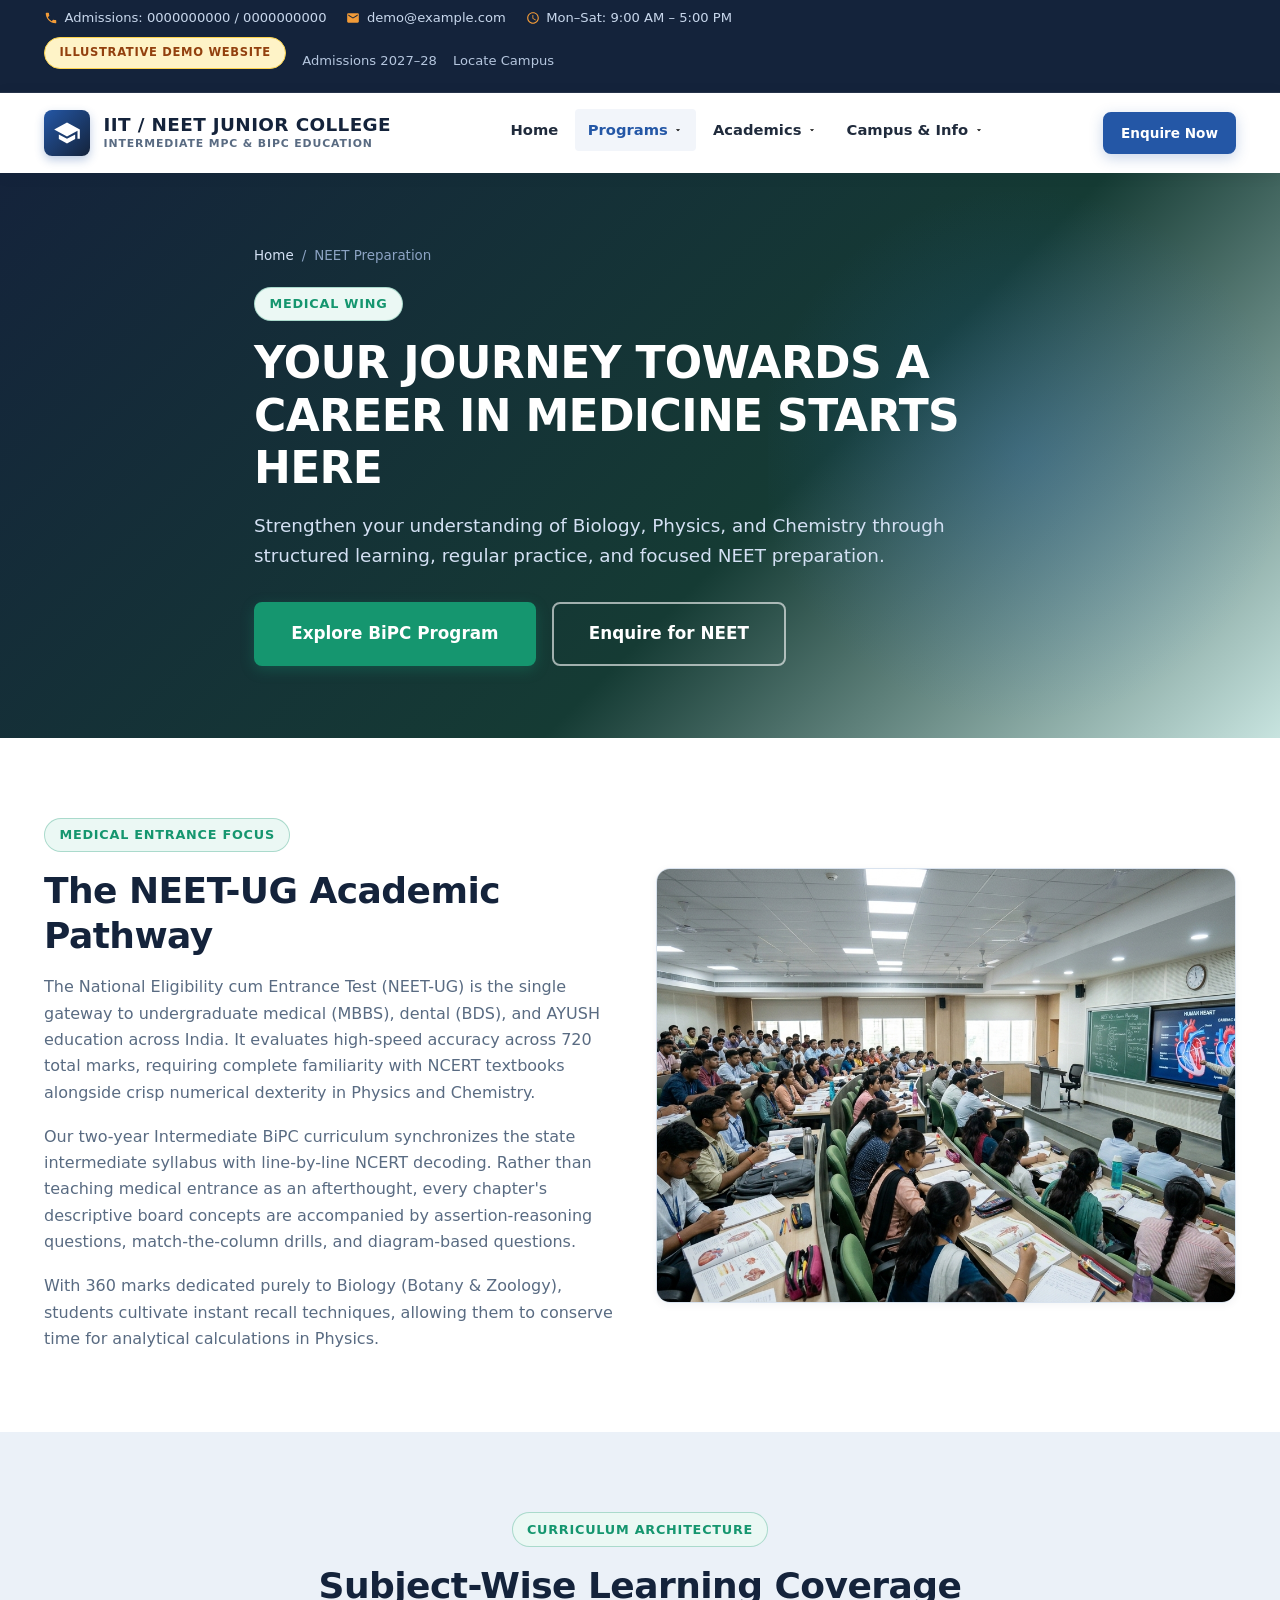
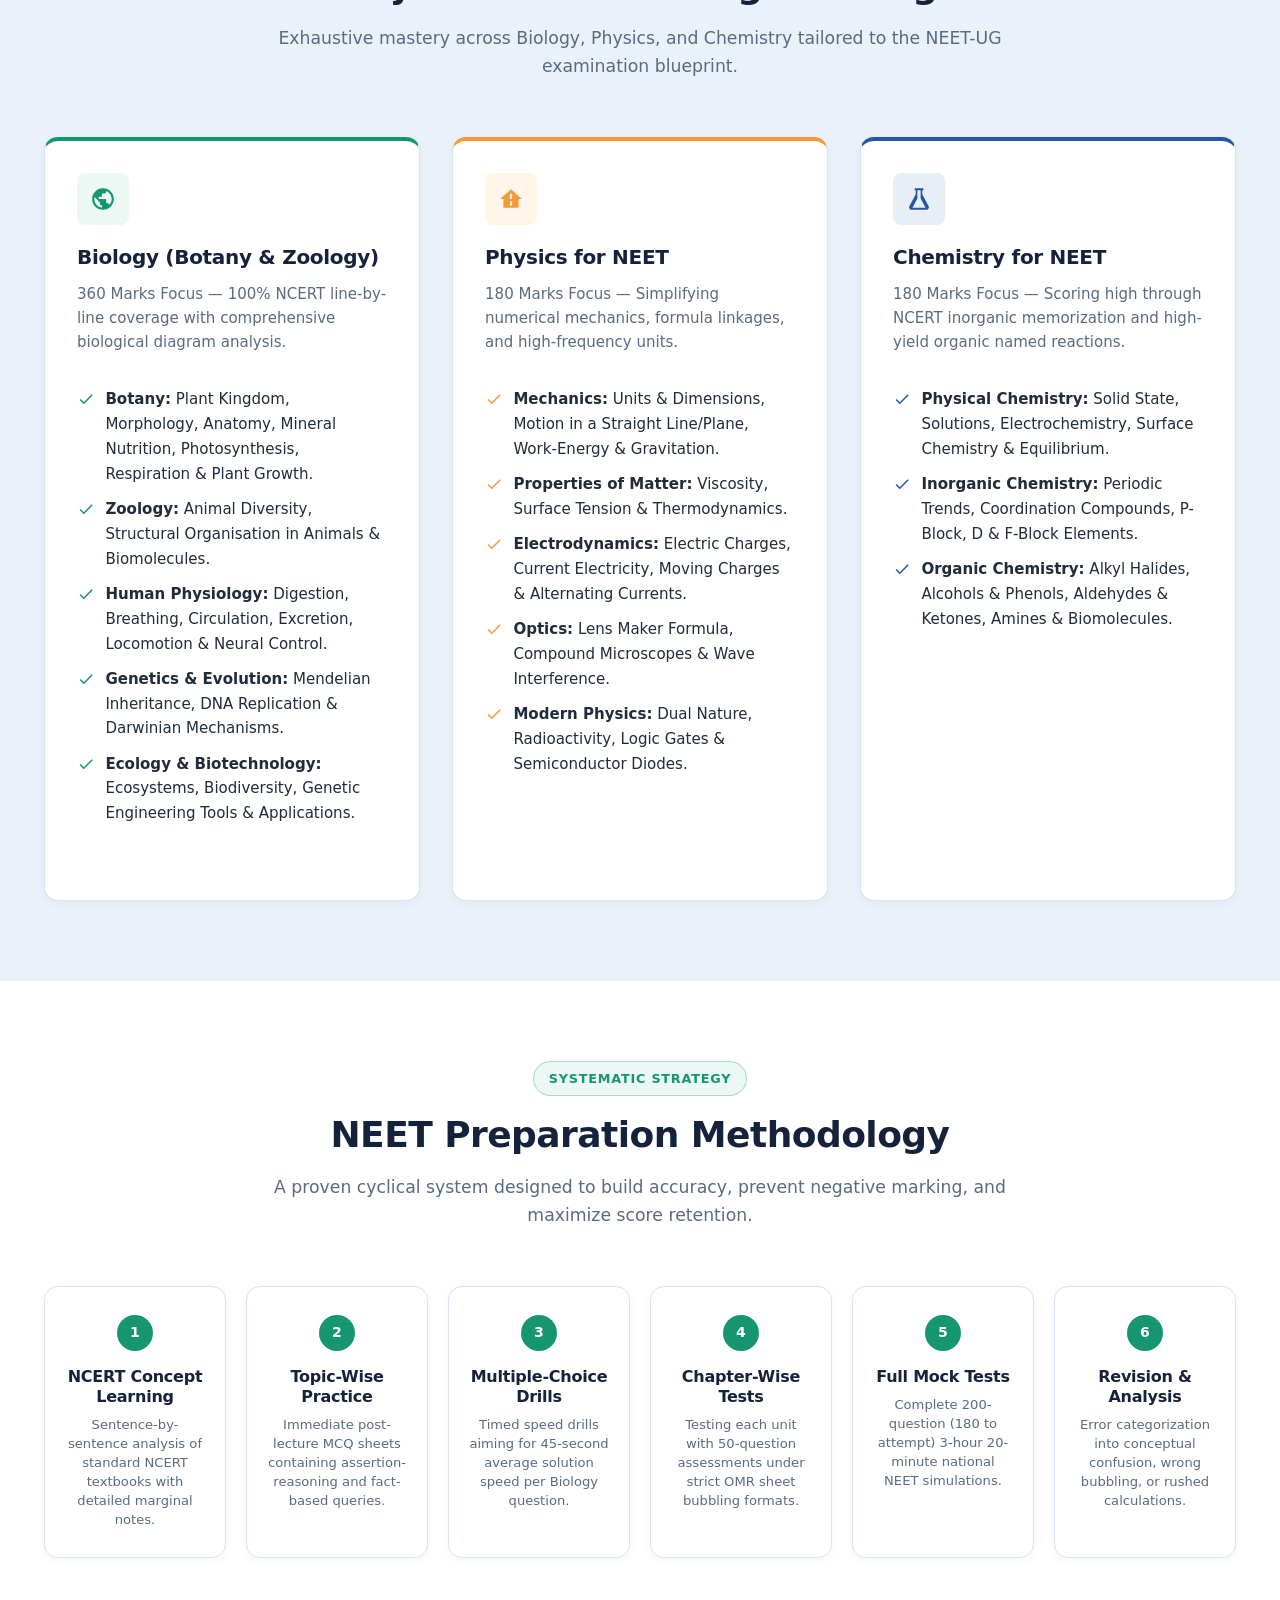
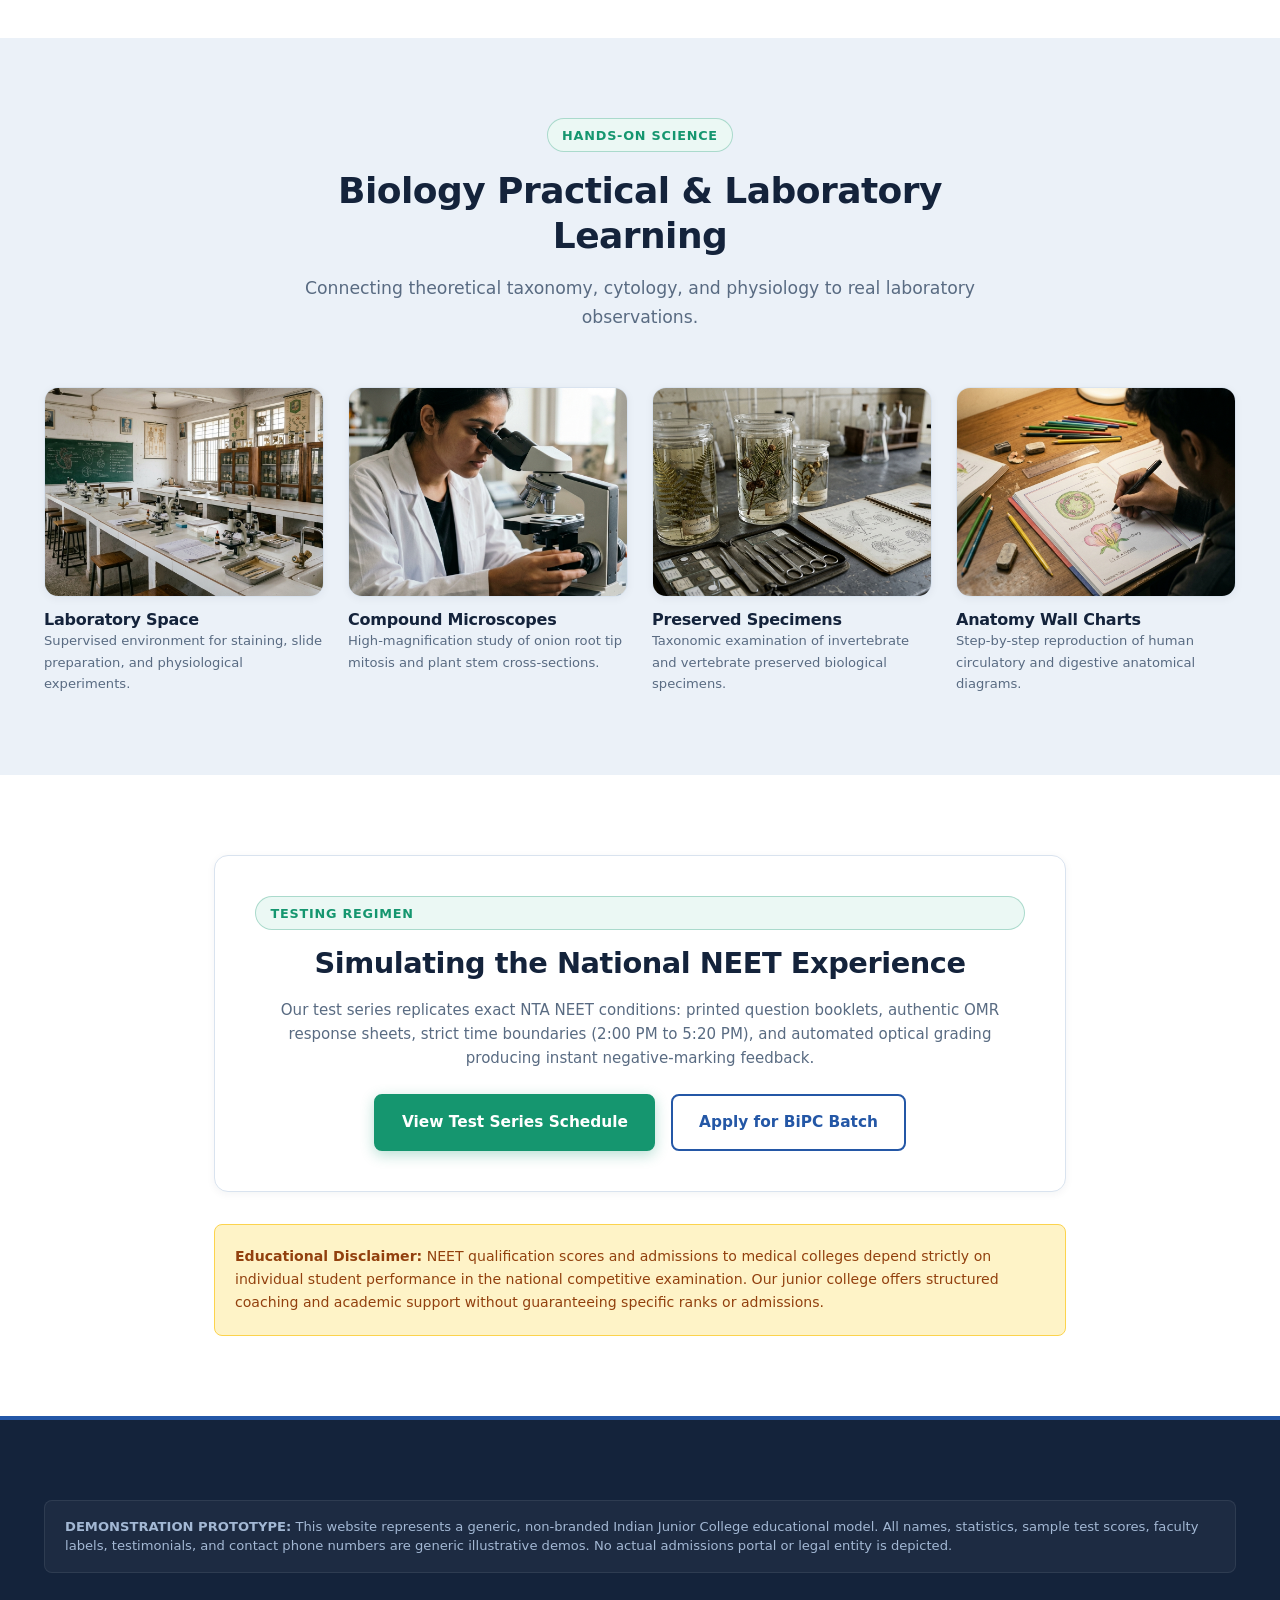
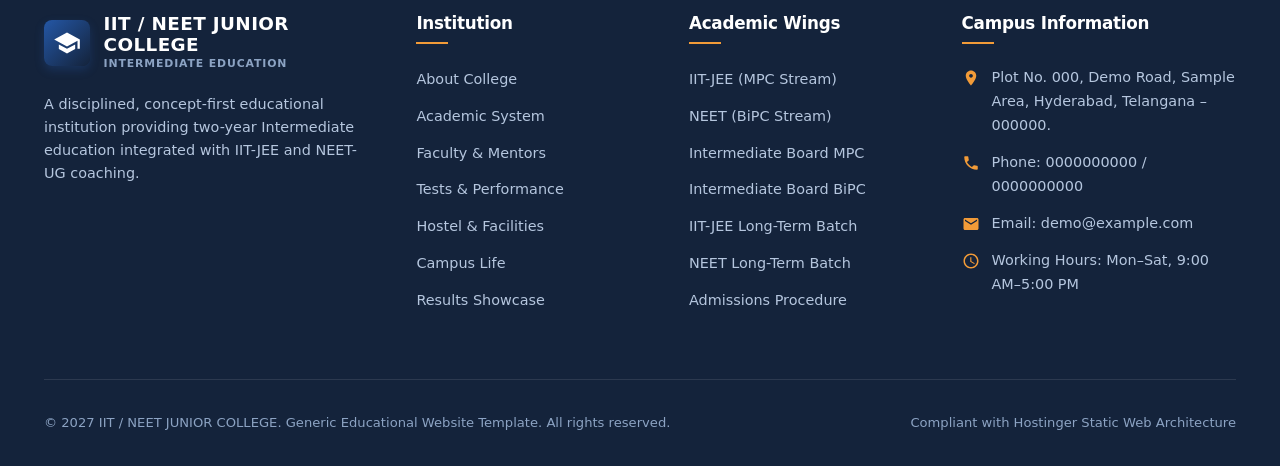
<file: neet.html>
<!DOCTYPE html>
<html lang="en">
<head>
  <meta charset="UTF-8">
  <meta name="viewport" content="width=device-width, initial-scale=1.0">
  <title>NEET Preparation | Integrated BiPC & Medical Entrance Coaching</title>
  <meta name="description" content="Prepare for NEET-UG with structured Intermediate BiPC education. Master NCERT Biology, Physics, and Chemistry with rigorous practicals and mock test series.">
  <link rel="stylesheet" href="assets/css/style.css">
  <meta property="og:title" content="NEET Integrated Coaching | IIT / NEET JUNIOR COLLEGE">
  <meta property="og:description" content="Dedicated medical entrance coaching for NEET-UG integrated with Intermediate BiPC.">
</head>
<body>

  <!-- Top Bar -->
  <div class="topbar">
    <div class="container topbar-content">
      <div class="topbar-info">
        <span class="topbar-item">
          <svg viewBox="0 0 24 24"><path d="M6.62 10.79c1.44 2.83 3.76 5.14 6.59 6.59l2.2-2.2c.27-.27.67-.36 1.02-.24 1.12.37 2.33.57 3.57.57.55 0 1 .45 1 1V20c0 .55-.45 1-1 1-9.39 0-17-7.61-17-17 0-.55.45-1 1-1h3.5c.55 0 1 .45 1 1 0 1.25.2 2.45.57 3.57.11.35.03.74-.25 1.02l-2.2 2.2z"/></svg>
          Admissions: 0000000000 / 0000000000
        </span>
        <span class="topbar-item">
          <svg viewBox="0 0 24 24"><path d="M20 4H4c-1.1 0-1.99.9-1.99 2L2 18c0 1.1.9 2 2 2h16c1.1 0 2-.9 2-2V6c0-1.1-.9-2-2-2zm0 4l-8 5-8-5V6l8 5 8-5v2z"/></svg>
          demo@example.com
        </span>
        <span class="topbar-item">
          <svg viewBox="0 0 24 24"><path d="M11.99 2C6.47 2 2 6.48 2 12s4.47 10 9.99 10C17.52 22 22 17.52 22 12S17.52 2 11.99 2zM12 20c-4.42 0-8-3.58-8-8s3.58-8 8-8 8 3.58 8 8-3.58 8-8 8zm.5-13H11v6l5.25 3.15.75-1.23-4.5-2.67z"/></svg>
          Mon–Sat: 9:00 AM – 5:00 PM
        </span>
      </div>
      <div class="topbar-links">
        <span class="badge badge-demo">Illustrative Demo Website</span>
        <a href="admissions.html" class="topbar-link">Admissions 2027–28</a>
        <a href="contact.html" class="topbar-link">Locate Campus</a>
      </div>
    </div>
  </div>

  <!-- Header Navigation -->
  <header class="site-header">
    <div class="container header-container">
      <a href="index.html" class="brand" aria-label="Junior College Home">
        <div class="brand-emblem" aria-hidden="true">
          <svg viewBox="0 0 24 24"><path d="M5 13.18v4L12 21l7-3.82v-4L12 17l-7-3.82zM12 3L1 9l11 6 9-4.91V17h2V9L12 3z"/></svg>
        </div>
        <div class="brand-text">
          <span class="brand-title">IIT / NEET JUNIOR COLLEGE</span>
          <span class="brand-subtitle">Intermediate MPC & BiPC Education</span>
        </div>
      </a>

      <!-- Desktop & Mobile Navigation Links (Clean 4 Top-Level Items + Dropdowns) -->
      <nav aria-label="Main Navigation">
        <ul class="nav-menu">
          <li class="nav-item"><a href="index.html" class="nav-link">Home</a></li>
          
          <!-- Programs Dropdown -->
          <li class="nav-item dropdown active">
            <a href="programs.html" class="nav-link nav-dropdown-trigger" aria-haspopup="true">
              Programs
              <svg viewBox="0 0 24 24"><path d="M7 10l5 5 5-5z"/></svg>
            </a>
            <ul class="dropdown-menu">
              <li class="dropdown-item"><a href="programs.html#mpc-jee">Intermediate MPC + IIT-JEE <small>Engineering Stream (2-Year Integrated)</small></a></li>
              <li class="dropdown-item"><a href="programs.html#bipc-neet">Intermediate BiPC + NEET <small>Medical Stream (2-Year Integrated)</small></a></li>
              <li class="dropdown-item"><a href="iit-jee.html">Dedicated IIT-JEE Wing <small>Engineering Entrance Focus</small></a></li>
              <li class="dropdown-item active"><a href="neet.html">Dedicated NEET Wing <small>Medical Entrance Focus</small></a></li>
              <li class="dropdown-item"><a href="programs.html#jee-longterm">Long-Term Intensive Batches <small>Repeater & Advanced Coaching</small></a></li>
              <li class="dropdown-item"><a href="programs.html">All Programs Overview <small>Compare Intermediate Pathways</small></a></li>
            </ul>
          </li>

          <!-- Academics Dropdown -->
          <li class="nav-item dropdown">
            <a href="academics.html" class="nav-link nav-dropdown-trigger" aria-haspopup="true">
              Academics
              <svg viewBox="0 0 24 24"><path d="M7 10l5 5 5-5z"/></svg>
            </a>
            <ul class="dropdown-menu">
              <li class="dropdown-item"><a href="academics.html">Academic System & Schedule <small>Curriculum, Routine & Timetable</small></a></li>
              <li class="dropdown-item"><a href="faculty.html">Faculty & Mentorship <small>Subject Specialists & Mentors</small></a></li>
              <li class="dropdown-item"><a href="test-series.html">Tests & Performance <small>Testing Hierarchy & Dashboard</small></a></li>
              <li class="dropdown-item"><a href="results.html">Results & Achievements <small>Academic Milestone Showcase</small></a></li>
            </ul>
          </li>

          <!-- Campus & Info Dropdown -->
          <li class="nav-item dropdown">
            <a href="about.html" class="nav-link nav-dropdown-trigger" aria-haspopup="true">
              Campus & Info
              <svg viewBox="0 0 24 24"><path d="M7 10l5 5 5-5z"/></svg>
            </a>
            <ul class="dropdown-menu dropdown-menu-right">
              <li class="dropdown-item"><a href="about.html">About College <small>Vision, Mission & Philosophy</small></a></li>
              <li class="dropdown-item"><a href="admissions.html">Admissions 2027–28 <small>Process, Eligibility & Checklist</small></a></li>
              <li class="dropdown-item"><a href="hostel.html">Hostel & Living <small>Residential Student Facilities</small></a></li>
              <li class="dropdown-item"><a href="campus-life.html">Campus Life <small>Activities, Olympiads & Events</small></a></li>
              <li class="dropdown-item"><a href="contact.html">Contact Us <small>Campus Location & Counselling Cell</small></a></li>
            </ul>
          </li>
        </ul>
      </nav>

      <div class="header-actions">
        <a href="admissions.html" class="btn btn-primary btn-sm">Enquire Now</a>
        <button class="mobile-nav-toggle" aria-label="Toggle Navigation Menu" aria-expanded="false">
          <svg viewBox="0 0 24 24"><path d="M3 18h18v-2H3v2zm0-5h18v-2H3v2zm0-7v2h18V6H3z"/></svg>
        </button>
      </div>
    </div>
  </header>

  <main>
    <!-- Page Banner / Hero -->
    <section class="page-banner banner-neet">
      <div class="container banner-content">
        <div class="banner-breadcrumbs">
          <a href="index.html">Home</a>
          <span>/</span>
          <span>NEET Preparation</span>
        </div>
        <div class="badge badge-green">Medical Wing</div>
        <h1 class="banner-title">YOUR JOURNEY TOWARDS A CAREER IN MEDICINE STARTS HERE</h1>
        <p class="banner-subtitle">
          Strengthen your understanding of Biology, Physics, and Chemistry through structured learning, regular practice, and focused NEET preparation.
        </p>
        <div class="btn-group" style="margin-top: 2rem;">
          <a href="programs.html#bipc-neet" class="btn btn-green btn-lg">Explore BiPC Program</a>
          <a href="admissions.html" class="btn btn-outline-white btn-lg">Enquire for NEET</a>
        </div>
      </div>
    </section>

    <!-- Section A: About NEET Preparation -->
    <section class="section section-white">
      <div class="container">
        <div class="grid-2" style="align-items: center;">
          <div>
            <div class="badge badge-green">Medical Entrance Focus</div>
            <h2 class="section-title">The NEET-UG Academic Pathway</h2>
            <p>
              The National Eligibility cum Entrance Test (NEET-UG) is the single gateway to undergraduate medical (MBBS), dental (BDS), and AYUSH education across India. It evaluates high-speed accuracy across 720 total marks, requiring complete familiarity with NCERT textbooks alongside crisp numerical dexterity in Physics and Chemistry.
            </p>
            <p>
              Our two-year Intermediate BiPC curriculum synchronizes the state intermediate syllabus with line-by-line NCERT decoding. Rather than teaching medical entrance as an afterthought, every chapter's descriptive board concepts are accompanied by assertion-reasoning questions, match-the-column drills, and diagram-based questions.
            </p>
            <p>
              With 360 marks dedicated purely to Biology (Botany & Zoology), students cultivate instant recall techniques, allowing them to conserve time for analytical calculations in Physics.
            </p>
          </div>
          <div>
            <div class="img-frame ratio-4-3">
              <img src="images/neet-classroom.jpeg" alt="NEET-UG Medical Lecture Hall" loading="lazy">
            </div>
          </div>
        </div>
      </div>
    </section>

    <!-- Section B: Subject-Wise Learning -->
    <section class="section section-alt">
      <div class="container">
        <div class="section-header">
          <div class="badge badge-green">Curriculum Architecture</div>
          <h2 class="section-title">Subject-Wise Learning Coverage</h2>
          <p class="section-subtitle">Exhaustive mastery across Biology, Physics, and Chemistry tailored to the NEET-UG examination blueprint.</p>
        </div>

        <div class="grid-3">
          <!-- Biology Card -->
          <div class="card" style="border-top: 4px solid var(--color-green);">
            <div class="card-icon" style="background-color: var(--color-green-light); color: var(--color-green);">
              <svg viewBox="0 0 24 24"><path d="M12 2C6.48 2 2 6.48 2 12s4.48 10 10 10 10-4.48 10-10S17.52 2 12 2zm-1 17.93c-3.95-.49-7-3.85-7-7.93 0-.62.08-1.21.21-1.79L9 15v1c0 1.1.9 2 2 2v1.93zm6.9-2.54c-.26-.81-1-1.39-1.9-1.39h-1v-3c0-.55-.45-1-1-1H8v-2h2c.55 0 1-.45 1-1V7h2c1.1 0 2-.9 2-2v-.41c2.93 1.19 5 4.06 5 7.41 0 2.08-.8 3.97-2.1 5.39z"/></svg>
            </div>
            <h3 class="card-title">Biology (Botany & Zoology)</h3>
            <p class="card-desc">360 Marks Focus — 100% NCERT line-by-line coverage with comprehensive biological diagram analysis.</p>
            <ul class="checklist checklist-neet" style="margin-top: 1rem;">
              <li><svg viewBox="0 0 24 24"><path d="M9 16.17L4.83 12l-1.42 1.41L9 19 21 7l-1.41-1.41L9 16.17z"/></svg><span><strong>Botany:</strong> Plant Kingdom, Morphology, Anatomy, Mineral Nutrition, Photosynthesis, Respiration & Plant Growth.</span></li>
              <li><svg viewBox="0 0 24 24"><path d="M9 16.17L4.83 12l-1.42 1.41L9 19 21 7l-1.41-1.41L9 16.17z"/></svg><span><strong>Zoology:</strong> Animal Diversity, Structural Organisation in Animals & Biomolecules.</span></li>
              <li><svg viewBox="0 0 24 24"><path d="M9 16.17L4.83 12l-1.42 1.41L9 19 21 7l-1.41-1.41L9 16.17z"/></svg><span><strong>Human Physiology:</strong> Digestion, Breathing, Circulation, Excretion, Locomotion & Neural Control.</span></li>
              <li><svg viewBox="0 0 24 24"><path d="M9 16.17L4.83 12l-1.42 1.41L9 19 21 7l-1.41-1.41L9 16.17z"/></svg><span><strong>Genetics & Evolution:</strong> Mendelian Inheritance, DNA Replication & Darwinian Mechanisms.</span></li>
              <li><svg viewBox="0 0 24 24"><path d="M9 16.17L4.83 12l-1.42 1.41L9 19 21 7l-1.41-1.41L9 16.17z"/></svg><span><strong>Ecology & Biotechnology:</strong> Ecosystems, Biodiversity, Genetic Engineering Tools & Applications.</span></li>
            </ul>
          </div>

          <!-- Physics Card -->
          <div class="card" style="border-top: 4px solid var(--color-orange);">
            <div class="card-icon" style="background-color: var(--color-orange-light); color: var(--color-orange);">
              <svg viewBox="0 0 24 24"><path d="M12 3L2 12h3v8h14v-8h3L12 3zm1 15h-2v-4h2v4zm0-6h-2V7h2v5z"/></svg>
            </div>
            <h3 class="card-title">Physics for NEET</h3>
            <p class="card-desc">180 Marks Focus — Simplifying numerical mechanics, formula linkages, and high-frequency units.</p>
            <ul class="checklist checklist-jee" style="margin-top: 1rem;">
              <li><svg viewBox="0 0 24 24"><path d="M9 16.17L4.83 12l-1.42 1.41L9 19 21 7l-1.41-1.41L9 16.17z"/></svg><span><strong>Mechanics:</strong> Units & Dimensions, Motion in a Straight Line/Plane, Work-Energy & Gravitation.</span></li>
              <li><svg viewBox="0 0 24 24"><path d="M9 16.17L4.83 12l-1.42 1.41L9 19 21 7l-1.41-1.41L9 16.17z"/></svg><span><strong>Properties of Matter:</strong> Viscosity, Surface Tension & Thermodynamics.</span></li>
              <li><svg viewBox="0 0 24 24"><path d="M9 16.17L4.83 12l-1.42 1.41L9 19 21 7l-1.41-1.41L9 16.17z"/></svg><span><strong>Electrodynamics:</strong> Electric Charges, Current Electricity, Moving Charges & Alternating Currents.</span></li>
              <li><svg viewBox="0 0 24 24"><path d="M9 16.17L4.83 12l-1.42 1.41L9 19 21 7l-1.41-1.41L9 16.17z"/></svg><span><strong>Optics:</strong> Lens Maker Formula, Compound Microscopes & Wave Interference.</span></li>
              <li><svg viewBox="0 0 24 24"><path d="M9 16.17L4.83 12l-1.42 1.41L9 19 21 7l-1.41-1.41L9 16.17z"/></svg><span><strong>Modern Physics:</strong> Dual Nature, Radioactivity, Logic Gates & Semiconductor Diodes.</span></li>
            </ul>
          </div>

          <!-- Chemistry Card -->
          <div class="card" style="border-top: 4px solid var(--color-royal);">
            <div class="card-icon" style="background-color: rgba(36, 87, 166, 0.1);">
              <svg viewBox="0 0 24 24"><path d="M20.8 18.4L15 7.6V4h1V2H8v2h1v3.6L3.2 18.4C2.4 19.8 3.4 22 5 22h14c1.6 0 2.6-2.2 1.8-3.6zM6 20l4.5-8.4V4h3v7.6L18 20H6z"/></svg>
            </div>
            <h3 class="card-title">Chemistry for NEET</h3>
            <p class="card-desc">180 Marks Focus — Scoring high through NCERT inorganic memorization and high-yield organic named reactions.</p>
            <ul class="checklist checklist-blue" style="margin-top: 1rem;">
              <li><svg viewBox="0 0 24 24"><path d="M9 16.17L4.83 12l-1.42 1.41L9 19 21 7l-1.41-1.41L9 16.17z"/></svg><span><strong>Physical Chemistry:</strong> Solid State, Solutions, Electrochemistry, Surface Chemistry & Equilibrium.</span></li>
              <li><svg viewBox="0 0 24 24"><path d="M9 16.17L4.83 12l-1.42 1.41L9 19 21 7l-1.41-1.41L9 16.17z"/></svg><span><strong>Inorganic Chemistry:</strong> Periodic Trends, Coordination Compounds, P-Block, D & F-Block Elements.</span></li>
              <li><svg viewBox="0 0 24 24"><path d="M9 16.17L4.83 12l-1.42 1.41L9 19 21 7l-1.41-1.41L9 16.17z"/></svg><span><strong>Organic Chemistry:</strong> Alkyl Halides, Alcohols & Phenols, Aldehydes & Ketones, Amines & Biomolecules.</span></li>
            </ul>
          </div>
        </div>
      </div>
    </section>

    <!-- Section C: Preparation Methodology -->
    <section class="section section-white">
      <div class="container">
        <div class="section-header">
          <div class="badge badge-green">Systematic Strategy</div>
          <h2 class="section-title">NEET Preparation Methodology</h2>
          <p class="section-subtitle">A proven cyclical system designed to build accuracy, prevent negative marking, and maximize score retention.</p>
        </div>

        <div class="journey-grid">
          <div class="journey-step">
            <div class="step-num" style="background-color: var(--color-green);">1</div>
            <h4 class="step-title">NCERT Concept Learning</h4>
            <p class="step-desc">Sentence-by-sentence analysis of standard NCERT textbooks with detailed marginal notes.</p>
          </div>
          <div class="journey-step">
            <div class="step-num" style="background-color: var(--color-green);">2</div>
            <h4 class="step-title">Topic-Wise Practice</h4>
            <p class="step-desc">Immediate post-lecture MCQ sheets containing assertion-reasoning and fact-based queries.</p>
          </div>
          <div class="journey-step">
            <div class="step-num" style="background-color: var(--color-green);">3</div>
            <h4 class="step-title">Multiple-Choice Drills</h4>
            <p class="step-desc">Timed speed drills aiming for 45-second average solution speed per Biology question.</p>
          </div>
          <div class="journey-step">
            <div class="step-num" style="background-color: var(--color-green);">4</div>
            <h4 class="step-title">Chapter-Wise Tests</h4>
            <p class="step-desc">Testing each unit with 50-question assessments under strict OMR sheet bubbling formats.</p>
          </div>
          <div class="journey-step">
            <div class="step-num" style="background-color: var(--color-green);">5</div>
            <h4 class="step-title">Full Mock Tests</h4>
            <p class="step-desc">Complete 200-question (180 to attempt) 3-hour 20-minute national NEET simulations.</p>
          </div>
          <div class="journey-step">
            <div class="step-num" style="background-color: var(--color-green);">6</div>
            <h4 class="step-title">Revision & Analysis</h4>
            <p class="step-desc">Error categorization into conceptual confusion, wrong bubbling, or rushed calculations.</p>
          </div>
        </div>
      </div>
    </section>

    <!-- Section D: Biology Practical Learning (Image Placeholders) -->
    <section class="section section-alt">
      <div class="container">
        <div class="section-header">
          <div class="badge badge-green">Hands-On Science</div>
          <h2 class="section-title">Biology Practical & Laboratory Learning</h2>
          <p class="section-subtitle">Connecting theoretical taxonomy, cytology, and physiology to real laboratory observations.</p>
        </div>

        <div class="grid-4">
          <div>
            <div class="img-frame ratio-4-3">
              <img src="images/biology-laboratory.jpeg" alt="Biology Laboratory Space" loading="lazy">
            </div>
            <h4 style="margin-top: 0.8rem; font-size: 1rem;">Laboratory Space</h4>
            <p style="font-size: 0.82rem;">Supervised environment for staining, slide preparation, and physiological experiments.</p>
          </div>

          <div>
            <div class="img-frame ratio-4-3">
              <img src="images/microscope-learning.jpeg" alt="Compound Microscopes Learning" loading="lazy">
            </div>
            <h4 style="margin-top: 0.8rem; font-size: 1rem;">Compound Microscopes</h4>
            <p style="font-size: 0.82rem;">High-magnification study of onion root tip mitosis and plant stem cross-sections.</p>
          </div>

          <div>
            <div class="img-frame ratio-4-3">
              <img src="images/specimen-study.jpeg" alt="Preserved Biological Specimens" loading="lazy">
            </div>
            <h4 style="margin-top: 0.8rem; font-size: 1rem;">Preserved Specimens</h4>
            <p style="font-size: 0.82rem;">Taxonomic examination of invertebrate and vertebrate preserved biological specimens.</p>
          </div>

          <div>
            <div class="img-frame ratio-4-3">
              <img src="images/biology-class.jpeg" alt="Diagram-Based Anatomy Wall Charts" loading="lazy">
            </div>
            <h4 style="margin-top: 0.8rem; font-size: 1rem;">Anatomy Wall Charts</h4>
            <p style="font-size: 0.82rem;">Step-by-step reproduction of human circulatory and digestive anatomical diagrams.</p>
          </div>
        </div>
      </div>
    </section>

    <!-- Section E: Test Preparation & Disclaimer -->
    <section class="section section-white">
      <div class="container container-narrow">
        <div class="card" style="padding: 2.5rem; text-align: center;">
          <div class="badge badge-green">Testing Regimen</div>
          <h3 class="card-title" style="font-size: 1.8rem; margin-bottom: 1rem;">Simulating the National NEET Experience</h3>
          <p class="card-desc" style="margin-bottom: 1.5rem;">
            Our test series replicates exact NTA NEET conditions: printed question booklets, authentic OMR response sheets, strict time boundaries (2:00 PM to 5:20 PM), and automated optical grading producing instant negative-marking feedback.
          </p>
          <div class="btn-group" style="justify-content: center;">
            <a href="test-series.html" class="btn btn-green">View Test Series Schedule</a>
            <a href="admissions.html" class="btn btn-secondary">Apply for BiPC Batch</a>
          </div>
        </div>

        <div style="margin-top: 2rem; background-color: #FEF3C7; border: 1px solid #FCD34D; border-radius: var(--radius-sm); padding: 1.25rem; font-size: 0.88rem; color: #92400E; text-align: left;">
          <strong>Educational Disclaimer:</strong> NEET qualification scores and admissions to medical colleges depend strictly on individual student performance in the national competitive examination. Our junior college offers structured coaching and academic support without guaranteeing specific ranks or admissions.
        </div>
      </div>
    </section>
  </main>

  <!-- Consistent Footer -->
  <footer class="site-footer">
    <div class="container">
      <div class="footer-disclaimer-box">
        <strong>DEMONSTRATION PROTOTYPE:</strong> This website represents a generic, non-branded Indian Junior College educational model. All names, statistics, sample test scores, faculty labels, testimonials, and contact phone numbers are generic illustrative demos. No actual admissions portal or legal entity is depicted.
      </div>
      <div class="footer-grid">
        <div class="footer-brand">
          <div class="brand">
            <div class="brand-emblem"><svg viewBox="0 0 24 24"><path d="M5 13.18v4L12 21l7-3.82v-4L12 17l-7-3.82zM12 3L1 9l11 6 9-4.91V17h2V9L12 3z"/></svg></div>
            <div class="brand-text">
              <span class="brand-title">IIT / NEET JUNIOR COLLEGE</span>
              <span class="brand-subtitle">Intermediate Education</span>
            </div>
          </div>
          <p class="footer-about">A disciplined, concept-first educational institution providing two-year Intermediate education integrated with IIT-JEE and NEET-UG coaching.</p>
        </div>
        <div>
          <h4 class="footer-heading">Institution</h4>
          <ul class="footer-links">
            <li><a href="about.html">About College</a></li>
            <li><a href="academics.html">Academic System</a></li>
            <li><a href="faculty.html">Faculty & Mentors</a></li>
            <li><a href="test-series.html">Tests & Performance</a></li>
            <li><a href="hostel.html">Hostel & Facilities</a></li>
            <li><a href="campus-life.html">Campus Life</a></li>
            <li><a href="results.html">Results Showcase</a></li>
          </ul>
        </div>
        <div>
          <h4 class="footer-heading">Academic Wings</h4>
          <ul class="footer-links">
            <li><a href="iit-jee.html">IIT-JEE (MPC Stream)</a></li>
            <li><a href="neet.html">NEET (BiPC Stream)</a></li>
            <li><a href="programs.html#mpc-regular">Intermediate Board MPC</a></li>
            <li><a href="programs.html#bipc-regular">Intermediate Board BiPC</a></li>
            <li><a href="programs.html#jee-longterm">IIT-JEE Long-Term Batch</a></li>
            <li><a href="programs.html#neet-longterm">NEET Long-Term Batch</a></li>
            <li><a href="admissions.html">Admissions Procedure</a></li>
          </ul>
        </div>
        <div>
          <h4 class="footer-heading">Campus Information</h4>
          <ul class="footer-contact-list">
            <li><svg viewBox="0 0 24 24"><path d="M12 2C8.13 2 5 5.13 5 9c0 5.25 7 13 7 13s7-7.75 7-13c0-3.87-3.13-7-7-7zm0 9.5c-1.38 0-2.5-1.12-2.5-2.5s1.12-2.5 2.5-2.5 2.5 1.12 2.5 2.5-1.12 2.5-2.5 2.5z"/></svg><span>Plot No. 000, Demo Road, Sample Area, Hyderabad, Telangana – 000000.</span></li>
            <li><svg viewBox="0 0 24 24"><path d="M6.62 10.79c1.44 2.83 3.76 5.14 6.59 6.59l2.2-2.2c.27-.27.67-.36 1.02-.24 1.12.37 2.33.57 3.57.57.55 0 1 .45 1 1V20c0 .55-.45 1-1 1-9.39 0-17-7.61-17-17 0-.55.45-1 1-1h3.5c.55 0 1 .45 1 1 0 1.25.2 2.45.57 3.57.11.35.03.74-.25 1.02l-2.2 2.2z"/></svg><span>Phone: 0000000000 / 0000000000</span></li>
            <li><svg viewBox="0 0 24 24"><path d="M20 4H4c-1.1 0-1.99.9-1.99 2L2 18c0 1.1.9 2 2 2h16c1.1 0 2-.9 2-2V6c0-1.1-.9-2-2-2zm0 4l-8 5-8-5V6l8 5 8-5v2z"/></svg><span>Email: demo@example.com</span></li>
            <li><svg viewBox="0 0 24 24"><path d="M11.99 2C6.47 2 2 6.48 2 12s4.47 10 9.99 10C17.52 22 22 17.52 22 12S17.52 2 11.99 2zM12 20c-4.42 0-8-3.58-8-8s3.58-8 8-8 8 3.58 8 8-3.58 8-8 8zm.5-13H11v6l5.25 3.15.75-1.23-4.5-2.67z"/></svg><span>Working Hours: Mon–Sat, 9:00 AM–5:00 PM</span></li>
          </ul>
        </div>
      </div>
      <div class="footer-bottom">
        <div>&copy; 2027 IIT / NEET JUNIOR COLLEGE. Generic Educational Website Template. All rights reserved.</div>
        <div>Compliant with Hostinger Static Web Architecture</div>
      </div>
    </div>
  </footer>

  <button class="scroll-top-btn" aria-label="Scroll to top of page">
    <svg viewBox="0 0 24 24"><path d="M7.41 15.41L12 10.83l4.59 4.58L18 14l-6-6-6 6z"/></svg>
  </button>
  <script src="assets/js/script.js"></script>
</body>
</html>
</file>
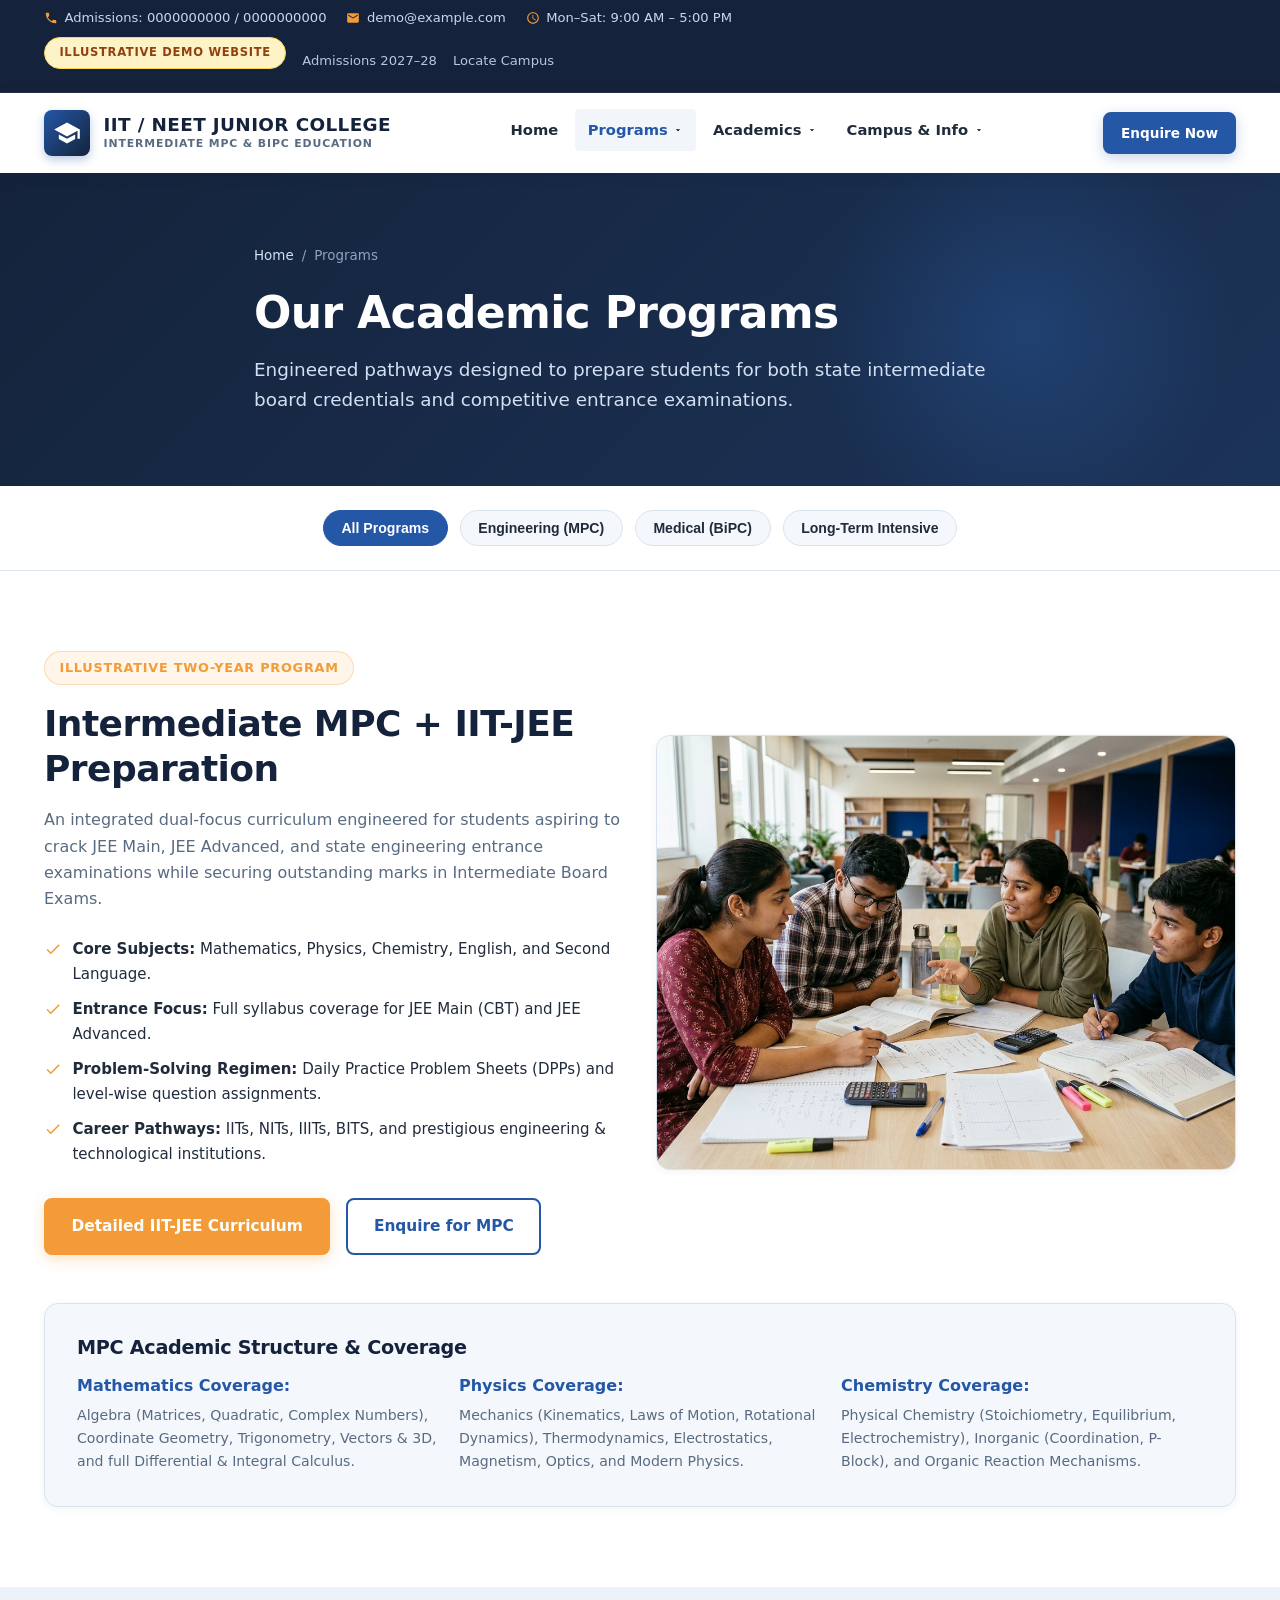
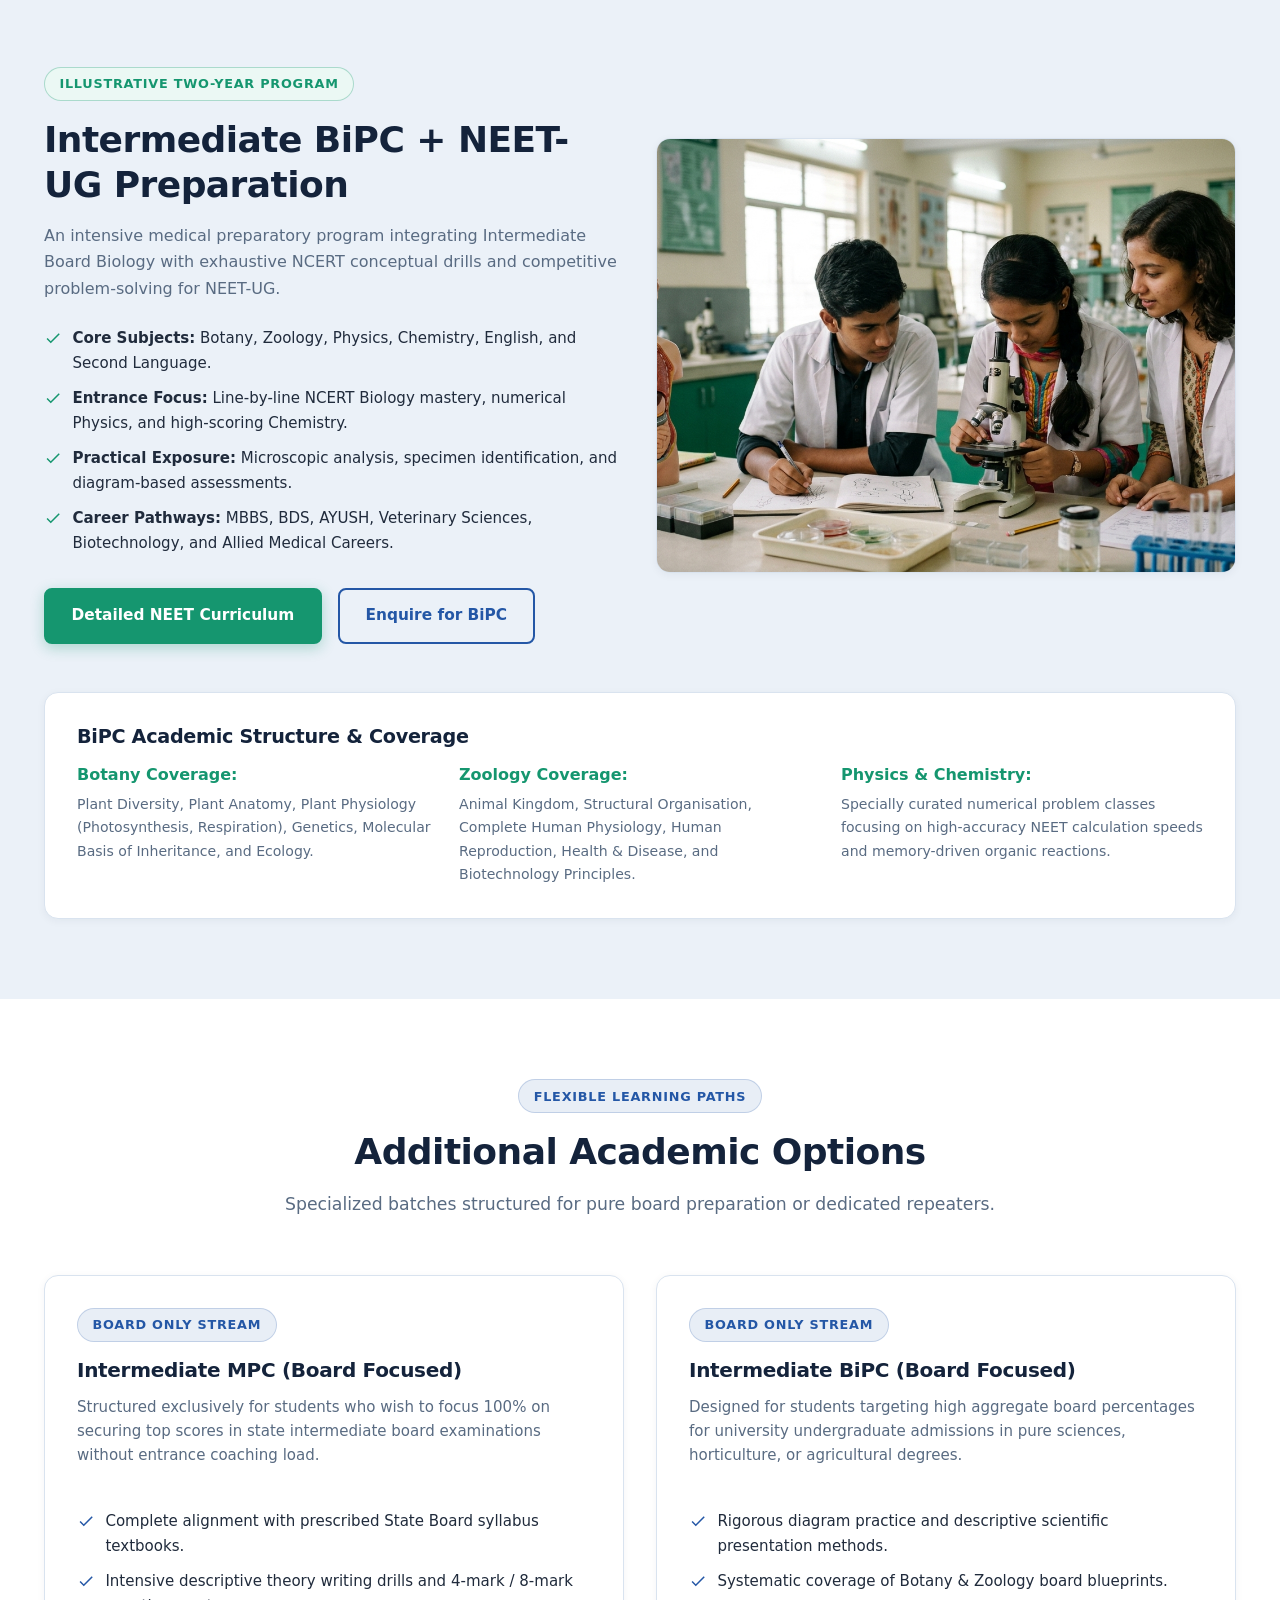
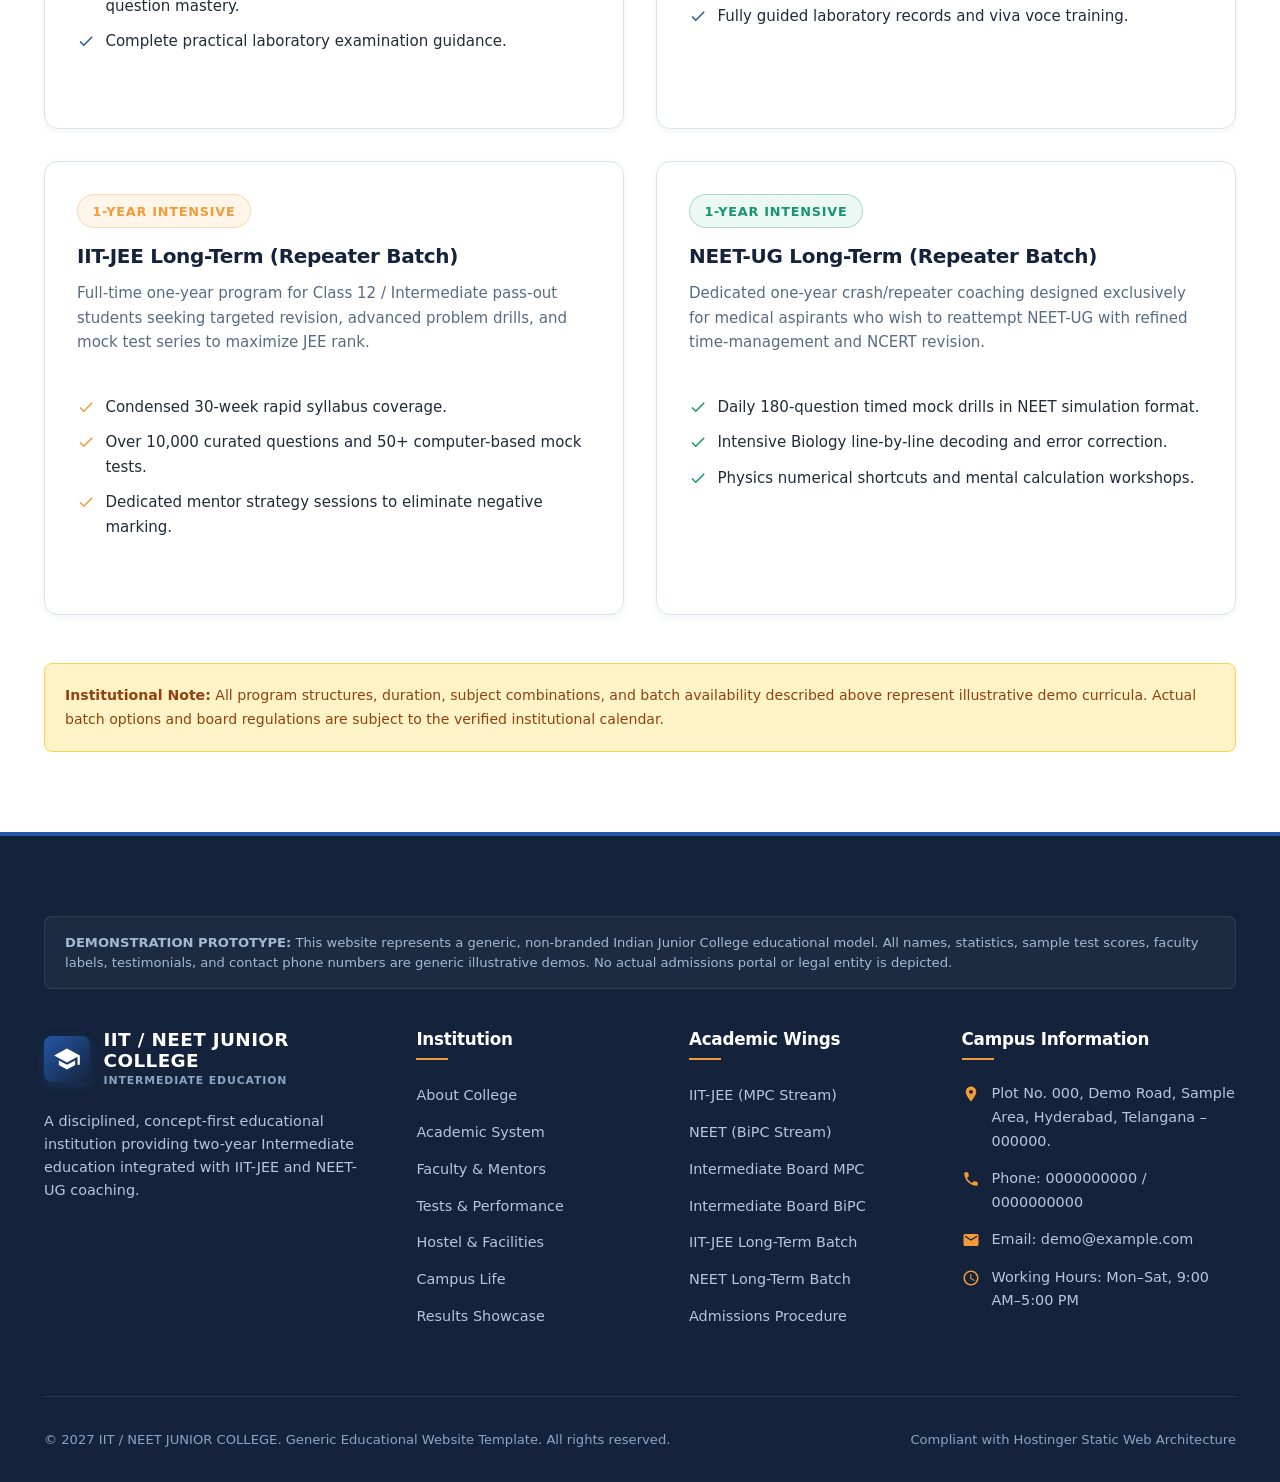
<file: programs.html>
<!DOCTYPE html>
<html lang="en">
<head>
  <meta charset="UTF-8">
  <meta name="viewport" content="width=device-width, initial-scale=1.0">
  <title>Academic Programs | Intermediate MPC & BiPC | IIT NEET Junior College</title>
  <meta name="description" content="Explore our two-year Intermediate programs: MPC with integrated IIT-JEE and BiPC with integrated NEET-UG preparation, plus regular board and long-term batches.">
  <link rel="stylesheet" href="assets/css/style.css">
  <meta property="og:title" content="Academic Programs | IIT / NEET JUNIOR COLLEGE">
  <meta property="og:description" content="Comprehensive curriculum offerings covering Intermediate MPC, BiPC, IIT-JEE Main/Advanced, and NEET-UG.">
</head>
<body>

  <!-- Top Bar -->
  <div class="topbar">
    <div class="container topbar-content">
      <div class="topbar-info">
        <span class="topbar-item">
          <svg viewBox="0 0 24 24"><path d="M6.62 10.79c1.44 2.83 3.76 5.14 6.59 6.59l2.2-2.2c.27-.27.67-.36 1.02-.24 1.12.37 2.33.57 3.57.57.55 0 1 .45 1 1V20c0 .55-.45 1-1 1-9.39 0-17-7.61-17-17 0-.55.45-1 1-1h3.5c.55 0 1 .45 1 1 0 1.25.2 2.45.57 3.57.11.35.03.74-.25 1.02l-2.2 2.2z"/></svg>
          Admissions: 0000000000 / 0000000000
        </span>
        <span class="topbar-item">
          <svg viewBox="0 0 24 24"><path d="M20 4H4c-1.1 0-1.99.9-1.99 2L2 18c0 1.1.9 2 2 2h16c1.1 0 2-.9 2-2V6c0-1.1-.9-2-2-2zm0 4l-8 5-8-5V6l8 5 8-5v2z"/></svg>
          demo@example.com
        </span>
        <span class="topbar-item">
          <svg viewBox="0 0 24 24"><path d="M11.99 2C6.47 2 2 6.48 2 12s4.47 10 9.99 10C17.52 22 22 17.52 22 12S17.52 2 11.99 2zM12 20c-4.42 0-8-3.58-8-8s3.58-8 8-8 8 3.58 8 8-3.58 8-8 8zm.5-13H11v6l5.25 3.15.75-1.23-4.5-2.67z"/></svg>
          Mon–Sat: 9:00 AM – 5:00 PM
        </span>
      </div>
      <div class="topbar-links">
        <span class="badge badge-demo">Illustrative Demo Website</span>
        <a href="admissions.html" class="topbar-link">Admissions 2027–28</a>
        <a href="contact.html" class="topbar-link">Locate Campus</a>
      </div>
    </div>
  </div>

  <!-- Header Navigation -->
  <header class="site-header">
    <div class="container header-container">
      <a href="index.html" class="brand" aria-label="Junior College Home">
        <div class="brand-emblem" aria-hidden="true">
          <svg viewBox="0 0 24 24"><path d="M5 13.18v4L12 21l7-3.82v-4L12 17l-7-3.82zM12 3L1 9l11 6 9-4.91V17h2V9L12 3z"/></svg>
        </div>
        <div class="brand-text">
          <span class="brand-title">IIT / NEET JUNIOR COLLEGE</span>
          <span class="brand-subtitle">Intermediate MPC & BiPC Education</span>
        </div>
      </a>

      <!-- Desktop & Mobile Navigation Links (Clean 4 Top-Level Items + Dropdowns) -->
      <nav aria-label="Main Navigation">
        <ul class="nav-menu">
          <li class="nav-item"><a href="index.html" class="nav-link">Home</a></li>
          
          <!-- Programs Dropdown -->
          <li class="nav-item dropdown active">
            <a href="programs.html" class="nav-link nav-dropdown-trigger" aria-haspopup="true">
              Programs
              <svg viewBox="0 0 24 24"><path d="M7 10l5 5 5-5z"/></svg>
            </a>
            <ul class="dropdown-menu">
              <li class="dropdown-item"><a href="programs.html#mpc-jee">Intermediate MPC + IIT-JEE <small>Engineering Stream (2-Year Integrated)</small></a></li>
              <li class="dropdown-item"><a href="programs.html#bipc-neet">Intermediate BiPC + NEET <small>Medical Stream (2-Year Integrated)</small></a></li>
              <li class="dropdown-item"><a href="iit-jee.html">Dedicated IIT-JEE Wing <small>Engineering Entrance Focus</small></a></li>
              <li class="dropdown-item"><a href="neet.html">Dedicated NEET Wing <small>Medical Entrance Focus</small></a></li>
              <li class="dropdown-item"><a href="programs.html#jee-longterm">Long-Term Intensive Batches <small>Repeater & Advanced Coaching</small></a></li>
              <li class="dropdown-item"><a href="programs.html">All Programs Overview <small>Compare Intermediate Pathways</small></a></li>
            </ul>
          </li>

          <!-- Academics Dropdown -->
          <li class="nav-item dropdown">
            <a href="academics.html" class="nav-link nav-dropdown-trigger" aria-haspopup="true">
              Academics
              <svg viewBox="0 0 24 24"><path d="M7 10l5 5 5-5z"/></svg>
            </a>
            <ul class="dropdown-menu">
              <li class="dropdown-item"><a href="academics.html">Academic System & Schedule <small>Curriculum, Routine & Timetable</small></a></li>
              <li class="dropdown-item"><a href="faculty.html">Faculty & Mentorship <small>Subject Specialists & Mentors</small></a></li>
              <li class="dropdown-item"><a href="test-series.html">Tests & Performance <small>Testing Hierarchy & Dashboard</small></a></li>
              <li class="dropdown-item"><a href="results.html">Results & Achievements <small>Academic Milestone Showcase</small></a></li>
            </ul>
          </li>

          <!-- Campus & Info Dropdown -->
          <li class="nav-item dropdown">
            <a href="about.html" class="nav-link nav-dropdown-trigger" aria-haspopup="true">
              Campus & Info
              <svg viewBox="0 0 24 24"><path d="M7 10l5 5 5-5z"/></svg>
            </a>
            <ul class="dropdown-menu dropdown-menu-right">
              <li class="dropdown-item"><a href="about.html">About College <small>Vision, Mission & Philosophy</small></a></li>
              <li class="dropdown-item"><a href="admissions.html">Admissions 2027–28 <small>Process, Eligibility & Checklist</small></a></li>
              <li class="dropdown-item"><a href="hostel.html">Hostel & Living <small>Residential Student Facilities</small></a></li>
              <li class="dropdown-item"><a href="campus-life.html">Campus Life <small>Activities, Olympiads & Events</small></a></li>
              <li class="dropdown-item"><a href="contact.html">Contact Us <small>Campus Location & Counselling Cell</small></a></li>
            </ul>
          </li>
        </ul>
      </nav>

      <div class="header-actions">
        <a href="admissions.html" class="btn btn-primary btn-sm">Enquire Now</a>
        <button class="mobile-nav-toggle" aria-label="Toggle Navigation Menu" aria-expanded="false">
          <svg viewBox="0 0 24 24"><path d="M3 18h18v-2H3v2zm0-5h18v-2H3v2zm0-7v2h18V6H3z"/></svg>
        </button>
      </div>
    </div>
  </header>

  <main>
    <!-- Page Banner -->
    <section class="page-banner">
      <div class="container banner-content">
        <div class="banner-breadcrumbs">
          <a href="index.html">Home</a>
          <span>/</span>
          <span>Programs</span>
        </div>
        <h1 class="banner-title">Our Academic Programs</h1>
        <p class="banner-subtitle">
          Engineered pathways designed to prepare students for both state intermediate board credentials and competitive entrance examinations.
        </p>
      </div>
    </section>

    <!-- Filter Buttons -->
    <section class="section-white" style="padding: 1.5rem 0; border-bottom: 1px solid var(--color-border);">
      <div class="container" style="display: flex; justify-content: center; flex-wrap: wrap; gap: 0.75rem;">
        <button type="button" class="switch-btn active" data-filter="all">All Programs</button>
        <button type="button" class="switch-btn" data-filter="engineering">Engineering (MPC)</button>
        <button type="button" class="switch-btn" data-filter="medical">Medical (BiPC)</button>
        <button type="button" class="switch-btn" data-filter="longterm">Long-Term Intensive</button>
      </div>
    </section>

    <!-- Program 1: Intermediate MPC + IIT-JEE Deep Dive -->
    <section class="section section-white" id="mpc-jee" data-program-category="engineering">
      <div class="container">
        <div class="grid-2" style="align-items: center; margin-bottom: 3rem;">
          <div>
            <div class="badge badge-orange">Illustrative Two-Year Program</div>
            <h2 class="section-title">Intermediate MPC + IIT-JEE Preparation</h2>
            <p>
              An integrated dual-focus curriculum engineered for students aspiring to crack JEE Main, JEE Advanced, and state engineering entrance examinations while securing outstanding marks in Intermediate Board Exams.
            </p>
            <ul class="checklist checklist-jee">
              <li>
                <svg viewBox="0 0 24 24"><path d="M9 16.17L4.83 12l-1.42 1.41L9 19 21 7l-1.41-1.41L9 16.17z"/></svg>
                <span><strong>Core Subjects:</strong> Mathematics, Physics, Chemistry, English, and Second Language.</span>
              </li>
              <li>
                <svg viewBox="0 0 24 24"><path d="M9 16.17L4.83 12l-1.42 1.41L9 19 21 7l-1.41-1.41L9 16.17z"/></svg>
                <span><strong>Entrance Focus:</strong> Full syllabus coverage for JEE Main (CBT) and JEE Advanced.</span>
              </li>
              <li>
                <svg viewBox="0 0 24 24"><path d="M9 16.17L4.83 12l-1.42 1.41L9 19 21 7l-1.41-1.41L9 16.17z"/></svg>
                <span><strong>Problem-Solving Regimen:</strong> Daily Practice Problem Sheets (DPPs) and level-wise question assignments.</span>
              </li>
              <li>
                <svg viewBox="0 0 24 24"><path d="M9 16.17L4.83 12l-1.42 1.41L9 19 21 7l-1.41-1.41L9 16.17z"/></svg>
                <span><strong>Career Pathways:</strong> IITs, NITs, IIITs, BITS, and prestigious engineering & technological institutions.</span>
              </li>
            </ul>
            <div class="btn-group">
              <a href="iit-jee.html" class="btn btn-orange">Detailed IIT-JEE Curriculum</a>
              <a href="admissions.html" class="btn btn-secondary">Enquire for MPC</a>
            </div>
          </div>
          <div>
            <div class="img-frame ratio-4-3">
              <img src="images/engineering-students.jpeg" alt="Engineering Stream Academic Group" loading="lazy">
            </div>
          </div>
        </div>

        <div class="card" style="background-color: var(--color-bg-light);">
          <h4 style="font-size: 1.2rem; color: var(--color-navy); margin-bottom: 0.8rem;">MPC Academic Structure & Coverage</h4>
          <div class="grid-3" style="gap: 1.25rem;">
            <div>
              <strong style="color: var(--color-royal);">Mathematics Coverage:</strong>
              <p style="font-size: 0.88rem; margin-top: 0.3rem;">Algebra (Matrices, Quadratic, Complex Numbers), Coordinate Geometry, Trigonometry, Vectors & 3D, and full Differential & Integral Calculus.</p>
            </div>
            <div>
              <strong style="color: var(--color-royal);">Physics Coverage:</strong>
              <p style="font-size: 0.88rem; margin-top: 0.3rem;">Mechanics (Kinematics, Laws of Motion, Rotational Dynamics), Thermodynamics, Electrostatics, Magnetism, Optics, and Modern Physics.</p>
            </div>
            <div>
              <strong style="color: var(--color-royal);">Chemistry Coverage:</strong>
              <p style="font-size: 0.88rem; margin-top: 0.3rem;">Physical Chemistry (Stoichiometry, Equilibrium, Electrochemistry), Inorganic (Coordination, P-Block), and Organic Reaction Mechanisms.</p>
            </div>
          </div>
        </div>
      </div>
    </section>

    <!-- Program 2: Intermediate BiPC + NEET Deep Dive -->
    <section class="section section-alt" id="bipc-neet" data-program-category="medical">
      <div class="container">
        <div class="grid-2" style="align-items: center; margin-bottom: 3rem;">
          <div>
            <div class="badge badge-green">Illustrative Two-Year Program</div>
            <h2 class="section-title">Intermediate BiPC + NEET-UG Preparation</h2>
            <p>
              An intensive medical preparatory program integrating Intermediate Board Biology with exhaustive NCERT conceptual drills and competitive problem-solving for NEET-UG.
            </p>
            <ul class="checklist checklist-neet">
              <li>
                <svg viewBox="0 0 24 24"><path d="M9 16.17L4.83 12l-1.42 1.41L9 19 21 7l-1.41-1.41L9 16.17z"/></svg>
                <span><strong>Core Subjects:</strong> Botany, Zoology, Physics, Chemistry, English, and Second Language.</span>
              </li>
              <li>
                <svg viewBox="0 0 24 24"><path d="M9 16.17L4.83 12l-1.42 1.41L9 19 21 7l-1.41-1.41L9 16.17z"/></svg>
                <span><strong>Entrance Focus:</strong> Line-by-line NCERT Biology mastery, numerical Physics, and high-scoring Chemistry.</span>
              </li>
              <li>
                <svg viewBox="0 0 24 24"><path d="M9 16.17L4.83 12l-1.42 1.41L9 19 21 7l-1.41-1.41L9 16.17z"/></svg>
                <span><strong>Practical Exposure:</strong> Microscopic analysis, specimen identification, and diagram-based assessments.</span>
              </li>
              <li>
                <svg viewBox="0 0 24 24"><path d="M9 16.17L4.83 12l-1.42 1.41L9 19 21 7l-1.41-1.41L9 16.17z"/></svg>
                <span><strong>Career Pathways:</strong> MBBS, BDS, AYUSH, Veterinary Sciences, Biotechnology, and Allied Medical Careers.</span>
              </li>
            </ul>
            <div class="btn-group">
              <a href="neet.html" class="btn btn-green">Detailed NEET Curriculum</a>
              <a href="admissions.html" class="btn btn-secondary">Enquire for BiPC</a>
            </div>
          </div>
          <div>
            <div class="img-frame ratio-4-3">
              <img src="images/medical-students.jpeg" alt="Medical Stream Academic Group" loading="lazy">
            </div>
          </div>
        </div>

        <div class="card" style="background-color: var(--color-white);">
          <h4 style="font-size: 1.2rem; color: var(--color-navy); margin-bottom: 0.8rem;">BiPC Academic Structure & Coverage</h4>
          <div class="grid-3" style="gap: 1.25rem;">
            <div>
              <strong style="color: var(--color-green);">Botany Coverage:</strong>
              <p style="font-size: 0.88rem; margin-top: 0.3rem;">Plant Diversity, Plant Anatomy, Plant Physiology (Photosynthesis, Respiration), Genetics, Molecular Basis of Inheritance, and Ecology.</p>
            </div>
            <div>
              <strong style="color: var(--color-green);">Zoology Coverage:</strong>
              <p style="font-size: 0.88rem; margin-top: 0.3rem;">Animal Kingdom, Structural Organisation, Complete Human Physiology, Human Reproduction, Health & Disease, and Biotechnology Principles.</p>
            </div>
            <div>
              <strong style="color: var(--color-green);">Physics & Chemistry:</strong>
              <p style="font-size: 0.88rem; margin-top: 0.3rem;">Specially curated numerical problem classes focusing on high-accuracy NEET calculation speeds and memory-driven organic reactions.</p>
            </div>
          </div>
        </div>
      </div>
    </section>

    <!-- Additional Programs: Board Regular & Long-Term Batches -->
    <section class="section section-white">
      <div class="container">
        <div class="section-header">
          <div class="badge badge-royal">Flexible Learning Paths</div>
          <h2 class="section-title">Additional Academic Options</h2>
          <p class="section-subtitle">Specialized batches structured for pure board preparation or dedicated repeaters.</p>
        </div>

        <div class="grid-2">
          <!-- Board MPC Regular -->
          <div class="card" id="mpc-regular" data-program-category="engineering">
            <span class="badge badge-royal" style="width: fit-content;">Board Only Stream</span>
            <h3 class="card-title">Intermediate MPC (Board Focused)</h3>
            <p class="card-desc">
              Structured exclusively for students who wish to focus 100% on securing top scores in state intermediate board examinations without entrance coaching load.
            </p>
            <ul class="checklist checklist-blue">
              <li><svg viewBox="0 0 24 24"><path d="M9 16.17L4.83 12l-1.42 1.41L9 19 21 7l-1.41-1.41L9 16.17z"/></svg><span>Complete alignment with prescribed State Board syllabus textbooks.</span></li>
              <li><svg viewBox="0 0 24 24"><path d="M9 16.17L4.83 12l-1.42 1.41L9 19 21 7l-1.41-1.41L9 16.17z"/></svg><span>Intensive descriptive theory writing drills and 4-mark / 8-mark question mastery.</span></li>
              <li><svg viewBox="0 0 24 24"><path d="M9 16.17L4.83 12l-1.42 1.41L9 19 21 7l-1.41-1.41L9 16.17z"/></svg><span>Complete practical laboratory examination guidance.</span></li>
            </ul>
          </div>

          <!-- Board BiPC Regular -->
          <div class="card" id="bipc-regular" data-program-category="medical">
            <span class="badge badge-royal" style="width: fit-content;">Board Only Stream</span>
            <h3 class="card-title">Intermediate BiPC (Board Focused)</h3>
            <p class="card-desc">
              Designed for students targeting high aggregate board percentages for university undergraduate admissions in pure sciences, horticulture, or agricultural degrees.
            </p>
            <ul class="checklist checklist-blue">
              <li><svg viewBox="0 0 24 24"><path d="M9 16.17L4.83 12l-1.42 1.41L9 19 21 7l-1.41-1.41L9 16.17z"/></svg><span>Rigorous diagram practice and descriptive scientific presentation methods.</span></li>
              <li><svg viewBox="0 0 24 24"><path d="M9 16.17L4.83 12l-1.42 1.41L9 19 21 7l-1.41-1.41L9 16.17z"/></svg><span>Systematic coverage of Botany & Zoology board blueprints.</span></li>
              <li><svg viewBox="0 0 24 24"><path d="M9 16.17L4.83 12l-1.42 1.41L9 19 21 7l-1.41-1.41L9 16.17z"/></svg><span>Fully guided laboratory records and viva voce training.</span></li>
            </ul>
          </div>

          <!-- IIT-JEE Long-Term -->
          <div class="card" id="jee-longterm" data-program-category="longterm">
            <span class="badge badge-orange" style="width: fit-content;">1-Year Intensive</span>
            <h3 class="card-title">IIT-JEE Long-Term (Repeater Batch)</h3>
            <p class="card-desc">
              Full-time one-year program for Class 12 / Intermediate pass-out students seeking targeted revision, advanced problem drills, and mock test series to maximize JEE rank.
            </p>
            <ul class="checklist checklist-jee">
              <li><svg viewBox="0 0 24 24"><path d="M9 16.17L4.83 12l-1.42 1.41L9 19 21 7l-1.41-1.41L9 16.17z"/></svg><span>Condensed 30-week rapid syllabus coverage.</span></li>
              <li><svg viewBox="0 0 24 24"><path d="M9 16.17L4.83 12l-1.42 1.41L9 19 21 7l-1.41-1.41L9 16.17z"/></svg><span>Over 10,000 curated questions and 50+ computer-based mock tests.</span></li>
              <li><svg viewBox="0 0 24 24"><path d="M9 16.17L4.83 12l-1.42 1.41L9 19 21 7l-1.41-1.41L9 16.17z"/></svg><span>Dedicated mentor strategy sessions to eliminate negative marking.</span></li>
            </ul>
          </div>

          <!-- NEET Long-Term -->
          <div class="card" id="neet-longterm" data-program-category="longterm">
            <span class="badge badge-green" style="width: fit-content;">1-Year Intensive</span>
            <h3 class="card-title">NEET-UG Long-Term (Repeater Batch)</h3>
            <p class="card-desc">
              Dedicated one-year crash/repeater coaching designed exclusively for medical aspirants who wish to reattempt NEET-UG with refined time-management and NCERT revision.
            </p>
            <ul class="checklist checklist-neet">
              <li><svg viewBox="0 0 24 24"><path d="M9 16.17L4.83 12l-1.42 1.41L9 19 21 7l-1.41-1.41L9 16.17z"/></svg><span>Daily 180-question timed mock drills in NEET simulation format.</span></li>
              <li><svg viewBox="0 0 24 24"><path d="M9 16.17L4.83 12l-1.42 1.41L9 19 21 7l-1.41-1.41L9 16.17z"/></svg><span>Intensive Biology line-by-line decoding and error correction.</span></li>
              <li><svg viewBox="0 0 24 24"><path d="M9 16.17L4.83 12l-1.42 1.41L9 19 21 7l-1.41-1.41L9 16.17z"/></svg><span>Physics numerical shortcuts and mental calculation workshops.</span></li>
            </ul>
          </div>
        </div>

        <!-- Verification Notice -->
        <div style="margin-top: 3rem; background-color: #FEF3C7; border: 1px solid #FCD34D; border-radius: var(--radius-sm); padding: 1.25rem; font-size: 0.88rem; color: #92400E;">
          <strong>Institutional Note:</strong> All program structures, duration, subject combinations, and batch availability described above represent illustrative demo curricula. Actual batch options and board regulations are subject to the verified institutional calendar.
        </div>
      </div>
    </section>
  </main>

  <!-- Consistent Footer -->
  <footer class="site-footer">
    <div class="container">
      <div class="footer-disclaimer-box">
        <strong>DEMONSTRATION PROTOTYPE:</strong> This website represents a generic, non-branded Indian Junior College educational model. All names, statistics, sample test scores, faculty labels, testimonials, and contact phone numbers are generic illustrative demos. No actual admissions portal or legal entity is depicted.
      </div>
      <div class="footer-grid">
        <div class="footer-brand">
          <div class="brand">
            <div class="brand-emblem"><svg viewBox="0 0 24 24"><path d="M5 13.18v4L12 21l7-3.82v-4L12 17l-7-3.82zM12 3L1 9l11 6 9-4.91V17h2V9L12 3z"/></svg></div>
            <div class="brand-text">
              <span class="brand-title">IIT / NEET JUNIOR COLLEGE</span>
              <span class="brand-subtitle">Intermediate Education</span>
            </div>
          </div>
          <p class="footer-about">A disciplined, concept-first educational institution providing two-year Intermediate education integrated with IIT-JEE and NEET-UG coaching.</p>
        </div>
        <div>
          <h4 class="footer-heading">Institution</h4>
          <ul class="footer-links">
            <li><a href="about.html">About College</a></li>
            <li><a href="academics.html">Academic System</a></li>
            <li><a href="faculty.html">Faculty & Mentors</a></li>
            <li><a href="test-series.html">Tests & Performance</a></li>
            <li><a href="hostel.html">Hostel & Facilities</a></li>
            <li><a href="campus-life.html">Campus Life</a></li>
            <li><a href="results.html">Results Showcase</a></li>
          </ul>
        </div>
        <div>
          <h4 class="footer-heading">Academic Wings</h4>
          <ul class="footer-links">
            <li><a href="iit-jee.html">IIT-JEE (MPC Stream)</a></li>
            <li><a href="neet.html">NEET (BiPC Stream)</a></li>
            <li><a href="programs.html#mpc-regular">Intermediate Board MPC</a></li>
            <li><a href="programs.html#bipc-regular">Intermediate Board BiPC</a></li>
            <li><a href="programs.html#jee-longterm">IIT-JEE Long-Term Batch</a></li>
            <li><a href="programs.html#neet-longterm">NEET Long-Term Batch</a></li>
            <li><a href="admissions.html">Admissions Procedure</a></li>
          </ul>
        </div>
        <div>
          <h4 class="footer-heading">Campus Information</h4>
          <ul class="footer-contact-list">
            <li><svg viewBox="0 0 24 24"><path d="M12 2C8.13 2 5 5.13 5 9c0 5.25 7 13 7 13s7-7.75 7-13c0-3.87-3.13-7-7-7zm0 9.5c-1.38 0-2.5-1.12-2.5-2.5s1.12-2.5 2.5-2.5 2.5 1.12 2.5 2.5-1.12 2.5-2.5 2.5z"/></svg><span>Plot No. 000, Demo Road, Sample Area, Hyderabad, Telangana – 000000.</span></li>
            <li><svg viewBox="0 0 24 24"><path d="M6.62 10.79c1.44 2.83 3.76 5.14 6.59 6.59l2.2-2.2c.27-.27.67-.36 1.02-.24 1.12.37 2.33.57 3.57.57.55 0 1 .45 1 1V20c0 .55-.45 1-1 1-9.39 0-17-7.61-17-17 0-.55.45-1 1-1h3.5c.55 0 1 .45 1 1 0 1.25.2 2.45.57 3.57.11.35.03.74-.25 1.02l-2.2 2.2z"/></svg><span>Phone: 0000000000 / 0000000000</span></li>
            <li><svg viewBox="0 0 24 24"><path d="M20 4H4c-1.1 0-1.99.9-1.99 2L2 18c0 1.1.9 2 2 2h16c1.1 0 2-.9 2-2V6c0-1.1-.9-2-2-2zm0 4l-8 5-8-5V6l8 5 8-5v2z"/></svg><span>Email: demo@example.com</span></li>
            <li><svg viewBox="0 0 24 24"><path d="M11.99 2C6.47 2 2 6.48 2 12s4.47 10 9.99 10C17.52 22 22 17.52 22 12S17.52 2 11.99 2zM12 20c-4.42 0-8-3.58-8-8s3.58-8 8-8 8 3.58 8 8-3.58 8-8 8zm.5-13H11v6l5.25 3.15.75-1.23-4.5-2.67z"/></svg><span>Working Hours: Mon–Sat, 9:00 AM–5:00 PM</span></li>
          </ul>
        </div>
      </div>
      <div class="footer-bottom">
        <div>&copy; 2027 IIT / NEET JUNIOR COLLEGE. Generic Educational Website Template. All rights reserved.</div>
        <div>Compliant with Hostinger Static Web Architecture</div>
      </div>
    </div>
  </footer>

  <button class="scroll-top-btn" aria-label="Scroll to top of page">
    <svg viewBox="0 0 24 24"><path d="M7.41 15.41L12 10.83l4.59 4.58L18 14l-6-6-6 6z"/></svg>
  </button>
  <script src="assets/js/script.js"></script>
</body>
</html>
</file>
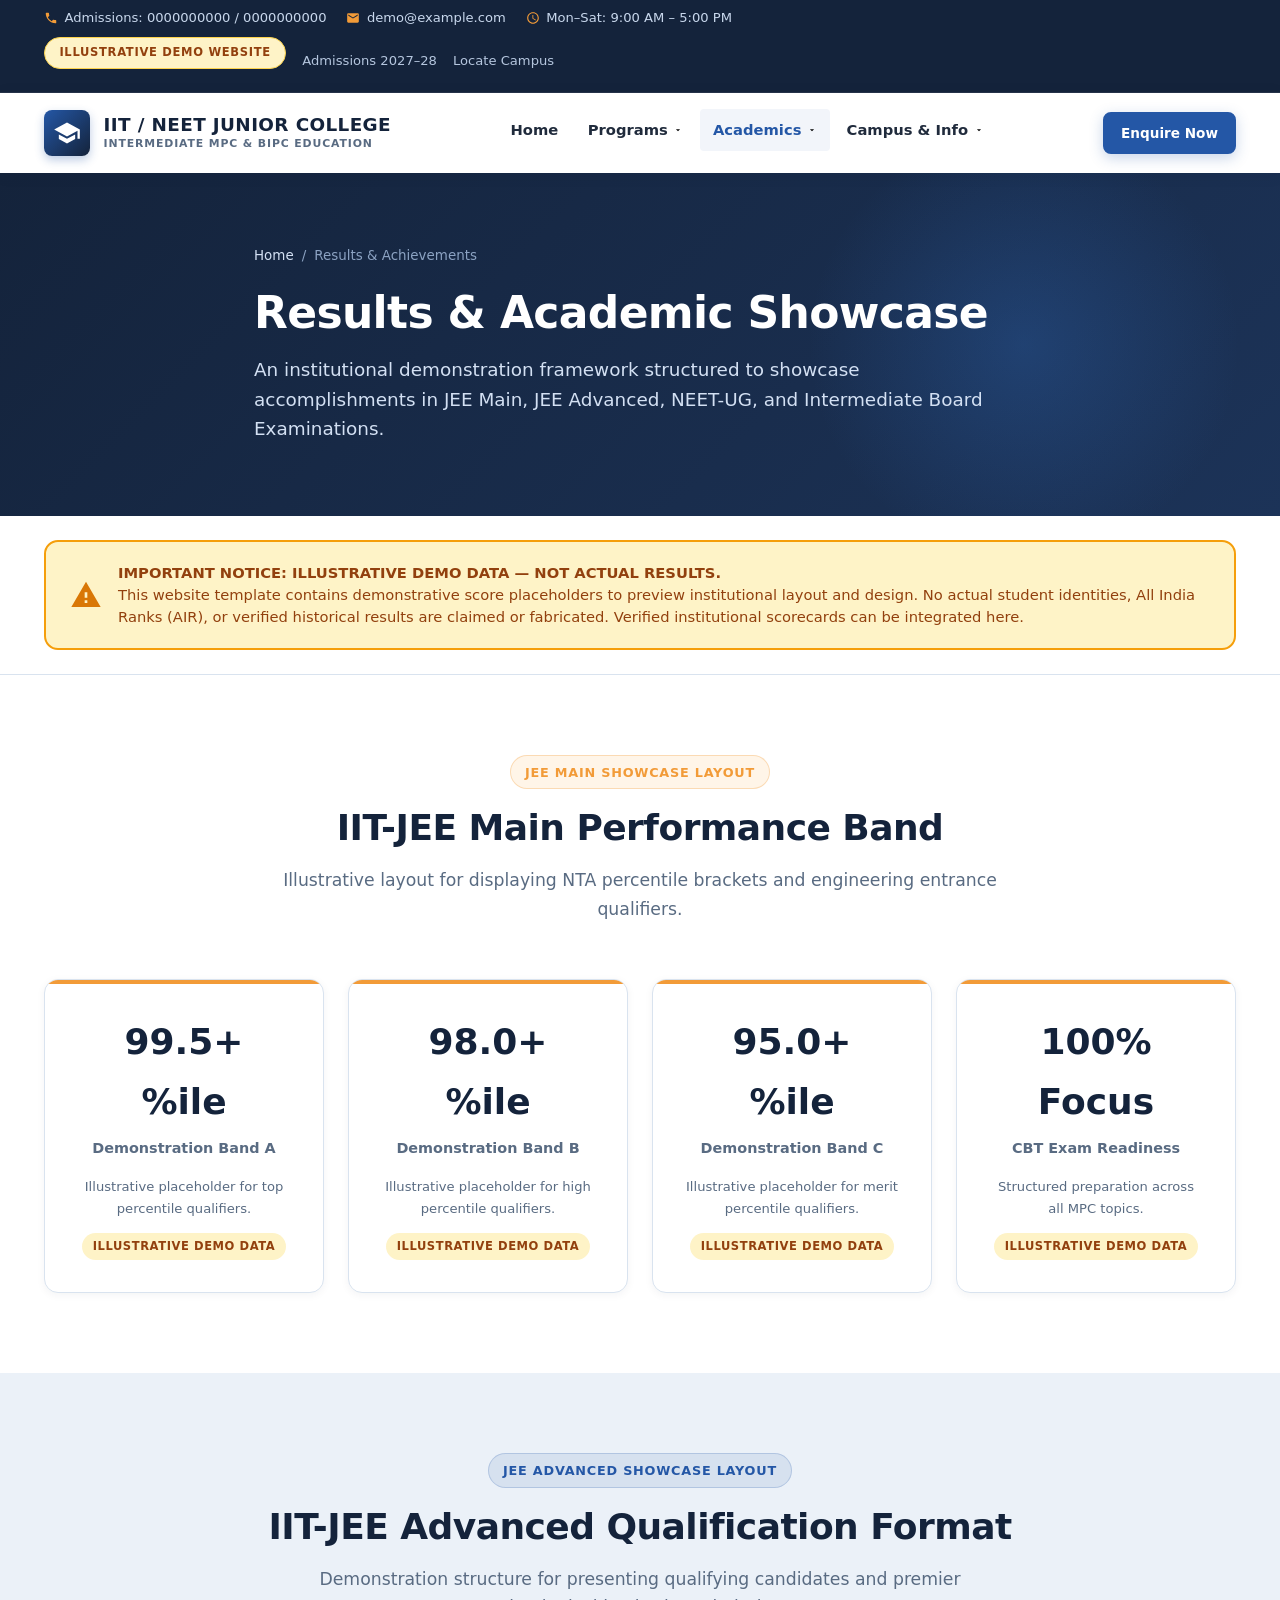
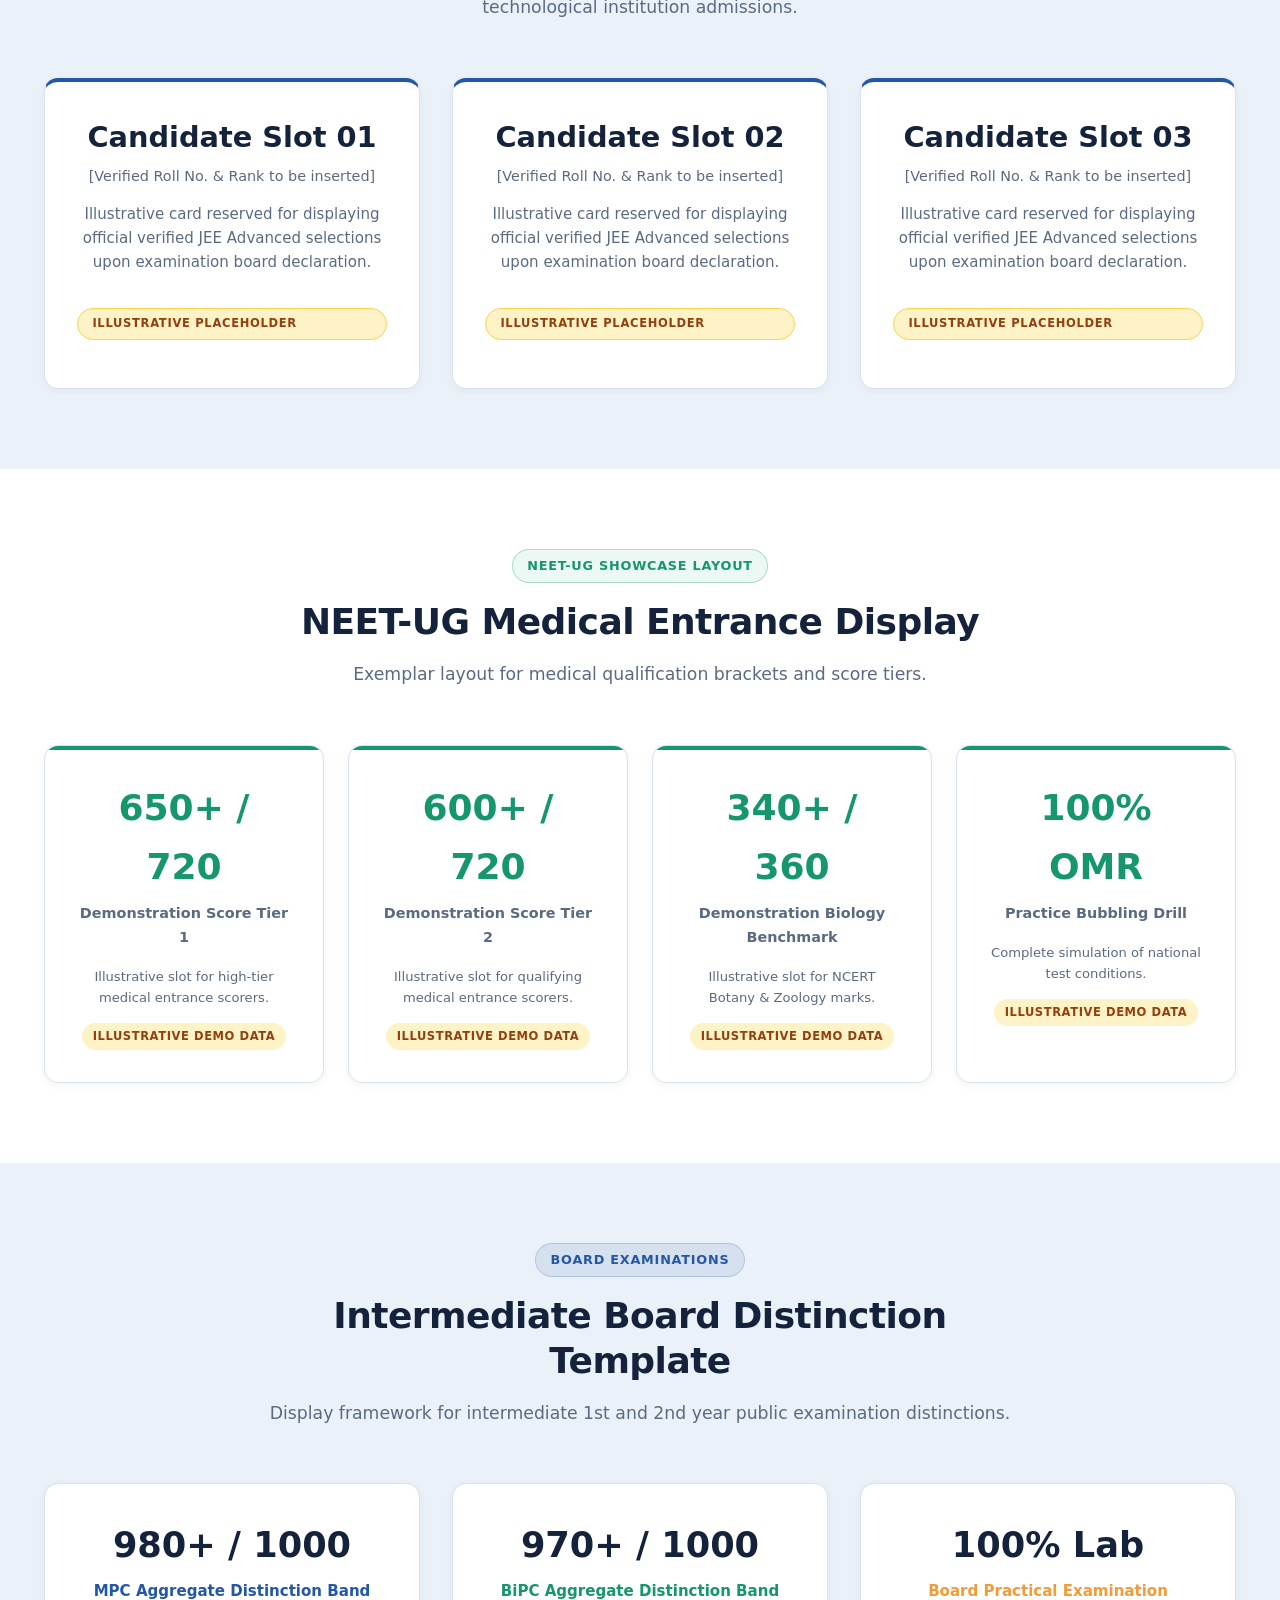
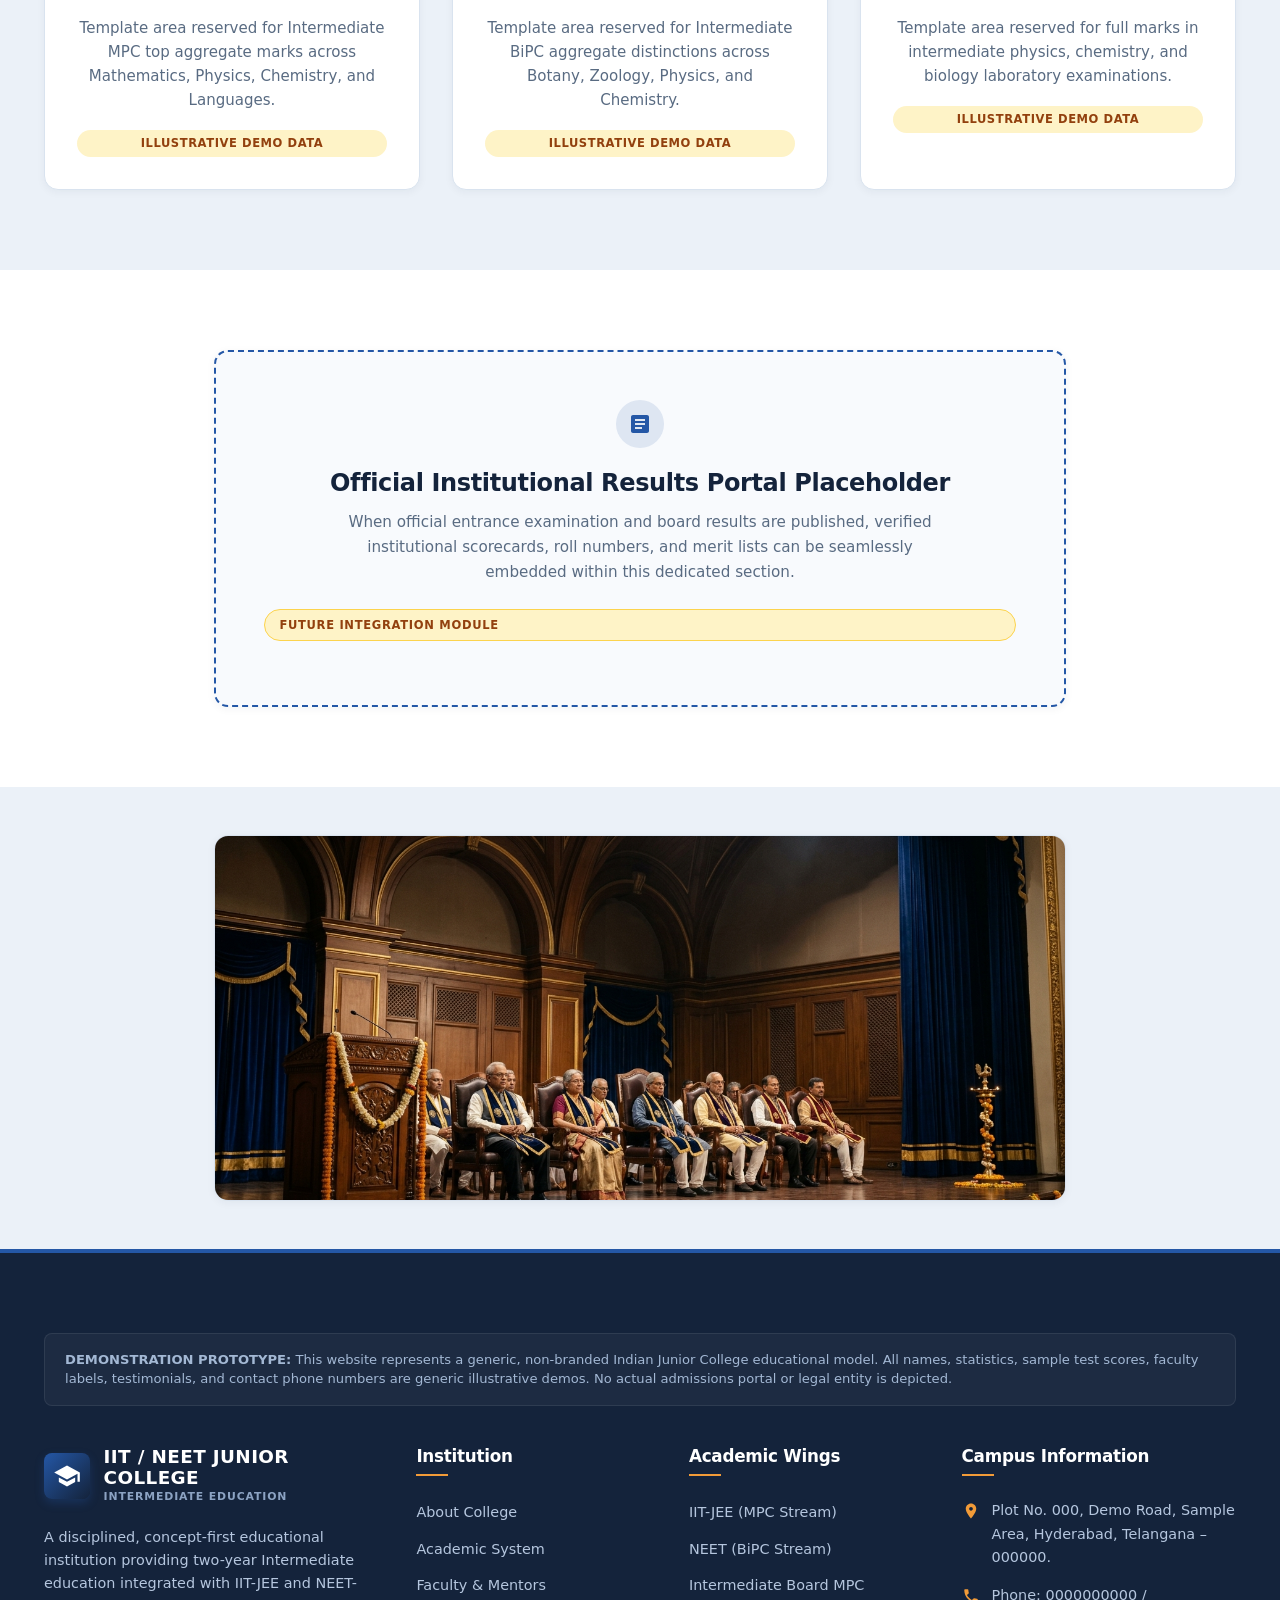
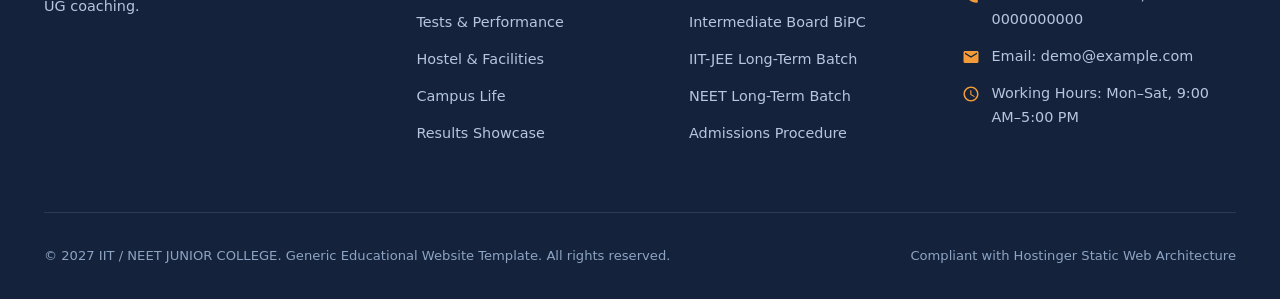
<file: results.html>
<!DOCTYPE html>
<html lang="en">
<head>
  <meta charset="UTF-8">
  <meta name="viewport" content="width=device-width, initial-scale=1.0">
  <title>Results & Academic Achievements | IIT NEET Junior College</title>
  <meta name="description" content="View our academic results showcase structure for JEE Main, JEE Advanced, NEET-UG, and Intermediate Board Examinations. Illustrative demo showcase template.">
  <link rel="stylesheet" href="assets/css/style.css">
  <meta property="og:title" content="Results & Achievements | IIT / NEET JUNIOR COLLEGE">
  <meta property="og:description" content="Academic results framework showcasing competitive exam performance and board distinctions.">
</head>
<body>

  <!-- Top Bar -->
  <div class="topbar">
    <div class="container topbar-content">
      <div class="topbar-info">
        <span class="topbar-item">
          <svg viewBox="0 0 24 24"><path d="M6.62 10.79c1.44 2.83 3.76 5.14 6.59 6.59l2.2-2.2c.27-.27.67-.36 1.02-.24 1.12.37 2.33.57 3.57.57.55 0 1 .45 1 1V20c0 .55-.45 1-1 1-9.39 0-17-7.61-17-17 0-.55.45-1 1-1h3.5c.55 0 1 .45 1 1 0 1.25.2 2.45.57 3.57.11.35.03.74-.25 1.02l-2.2 2.2z"/></svg>
          Admissions: 0000000000 / 0000000000
        </span>
        <span class="topbar-item">
          <svg viewBox="0 0 24 24"><path d="M20 4H4c-1.1 0-1.99.9-1.99 2L2 18c0 1.1.9 2 2 2h16c1.1 0 2-.9 2-2V6c0-1.1-.9-2-2-2zm0 4l-8 5-8-5V6l8 5 8-5v2z"/></svg>
          demo@example.com
        </span>
        <span class="topbar-item">
          <svg viewBox="0 0 24 24"><path d="M11.99 2C6.47 2 2 6.48 2 12s4.47 10 9.99 10C17.52 22 22 17.52 22 12S17.52 2 11.99 2zM12 20c-4.42 0-8-3.58-8-8s3.58-8 8-8 8 3.58 8 8-3.58 8-8 8zm.5-13H11v6l5.25 3.15.75-1.23-4.5-2.67z"/></svg>
          Mon–Sat: 9:00 AM – 5:00 PM
        </span>
      </div>
      <div class="topbar-links">
        <span class="badge badge-demo">Illustrative Demo Website</span>
        <a href="admissions.html" class="topbar-link">Admissions 2027–28</a>
        <a href="contact.html" class="topbar-link">Locate Campus</a>
      </div>
    </div>
  </div>

  <!-- Header Navigation -->
  <header class="site-header">
    <div class="container header-container">
      <a href="index.html" class="brand" aria-label="Junior College Home">
        <div class="brand-emblem" aria-hidden="true">
          <svg viewBox="0 0 24 24"><path d="M5 13.18v4L12 21l7-3.82v-4L12 17l-7-3.82zM12 3L1 9l11 6 9-4.91V17h2V9L12 3z"/></svg>
        </div>
        <div class="brand-text">
          <span class="brand-title">IIT / NEET JUNIOR COLLEGE</span>
          <span class="brand-subtitle">Intermediate MPC & BiPC Education</span>
        </div>
      </a>

      <nav aria-label="Main Navigation">
        <ul class="nav-menu">
          <li class="nav-item"><a href="index.html" class="nav-link">Home</a></li>
          
          <li class="nav-item dropdown">
            <a href="programs.html" class="nav-link nav-dropdown-trigger" aria-haspopup="true">
              Programs
              <svg viewBox="0 0 24 24"><path d="M7 10l5 5 5-5z"/></svg>
            </a>
            <ul class="dropdown-menu">
              <li class="dropdown-item"><a href="programs.html#mpc-jee">Intermediate MPC + IIT-JEE <small>Engineering Stream (2-Year Integrated)</small></a></li>
              <li class="dropdown-item"><a href="programs.html#bipc-neet">Intermediate BiPC + NEET <small>Medical Stream (2-Year Integrated)</small></a></li>
              <li class="dropdown-item"><a href="iit-jee.html">IIT-JEE Wing <small>JEE Main & Advanced Integrated Framework</small></a></li>
              <li class="dropdown-item"><a href="neet.html">NEET Wing <small>NEET-UG & Board Integrated Framework</small></a></li>
              <li class="dropdown-item"><a href="programs.html#jee-longterm">Long-Term Batches <small>JEE & NEET Intensive Repeater Coaching</small></a></li>
              <li class="dropdown-item"><a href="programs.html">All Programs Overview <small>Curriculum & Stream Comparison</small></a></li>
            </ul>
          </li>

          <li class="nav-item dropdown active">
            <a href="academics.html" class="nav-link nav-dropdown-trigger" aria-haspopup="true">
              Academics
              <svg viewBox="0 0 24 24"><path d="M7 10l5 5 5-5z"/></svg>
            </a>
            <ul class="dropdown-menu">
              <li class="dropdown-item"><a href="academics.html">Academic System & Schedule <small>Curriculum Progression & Daily Routine</small></a></li>
              <li class="dropdown-item"><a href="faculty.html">Faculty & Mentorship <small>Expert Department Heads & Mentors</small></a></li>
              <li class="dropdown-item"><a href="test-series.html">Test Series & Performance <small>Testing Cadence & Analytics Portal</small></a></li>
              <li class="dropdown-item"><a href="results.html">Results & Achievements <small>Illustrative Performance Trends</small></a></li>
            </ul>
          </li>

          <li class="nav-item dropdown">
            <a href="about.html" class="nav-link nav-dropdown-trigger" aria-haspopup="true">
              Campus & Info
              <svg viewBox="0 0 24 24"><path d="M7 10l5 5 5-5z"/></svg>
            </a>
            <ul class="dropdown-menu dropdown-menu-right">
              <li class="dropdown-item"><a href="about.html">About College <small>Philosophy, Vision & Approach</small></a></li>
              <li class="dropdown-item"><a href="admissions.html">Admissions 2027–28 <small>Criteria, Process & Scholarship Exam</small></a></li>
              <li class="dropdown-item"><a href="hostel.html">Hostel & Living <small>Supervised Accommodation & Meals</small></a></li>
              <li class="dropdown-item"><a href="campus-life.html">Campus Life <small>Laboratories, Library & Sports</small></a></li>
              <li class="dropdown-item"><a href="contact.html">Contact Us <small>Campus Address, Timings & Enquiries</small></a></li>
            </ul>
          </li>
        </ul>
      </nav>

      <div class="header-actions">
        <a href="admissions.html" class="btn btn-primary btn-sm">Enquire Now</a>
        <button class="mobile-nav-toggle" aria-label="Toggle Navigation Menu" aria-expanded="false">
          <svg viewBox="0 0 24 24"><path d="M3 18h18v-2H3v2zm0-5h18v-2H3v2zm0-7v2h18V6H3z"/></svg>
        </button>
      </div>
    </div>
  </header>

  <main>
    <!-- Page Banner -->
    <section class="page-banner">
      <div class="container banner-content">
        <div class="banner-breadcrumbs">
          <a href="index.html">Home</a>
          <span>/</span>
          <span>Results & Achievements</span>
        </div>
        <h1 class="banner-title">Results & Academic Showcase</h1>
        <p class="banner-subtitle">
          An institutional demonstration framework structured to showcase accomplishments in JEE Main, JEE Advanced, NEET-UG, and Intermediate Board Examinations.
        </p>
      </div>
    </section>

    <!-- Prominent Illustrative Disclaimer Alert -->
    <section class="section-white" style="padding: 1.5rem 0; border-bottom: 1px solid var(--color-border);">
      <div class="container">
        <div style="background-color: #FEF3C7; border: 2px solid #F59E0B; border-radius: var(--radius-md); padding: 1.25rem 1.5rem; display: flex; align-items: center; gap: 1rem;">
          <svg style="width: 32px; height: 32px; fill: #D97706; flex-shrink: 0;" viewBox="0 0 24 24"><path d="M1 21h22L12 2 1 21zm12-3h-2v-2h2v2zm0-4h-2v-4h2v4z"/></svg>
          <div style="font-size: 0.92rem; color: #92400E; line-height: 1.5;">
            <strong>IMPORTANT NOTICE: ILLUSTRATIVE DEMO DATA — NOT ACTUAL RESULTS.</strong><br>
            This website template contains demonstrative score placeholders to preview institutional layout and design. No actual student identities, All India Ranks (AIR), or verified historical results are claimed or fabricated. Verified institutional scorecards can be integrated here.
          </div>
        </div>
      </div>
    </section>

    <!-- Section 1: IIT-JEE Main Showcase Template -->
    <section class="section section-white">
      <div class="container">
        <div class="section-header">
          <div class="badge badge-orange">JEE Main Showcase Layout</div>
          <h2 class="section-title">IIT-JEE Main Performance Band</h2>
          <p class="section-subtitle">Illustrative layout for displaying NTA percentile brackets and engineering entrance qualifiers.</p>
        </div>

        <div class="grid-4">
          <div class="result-card result-card-jee">
            <div class="result-score">99.5+ %ile</div>
            <div class="result-label">Demonstration Band A</div>
            <p style="font-size: 0.82rem; color: var(--color-muted); margin-bottom: 0.8rem;">Illustrative placeholder for top percentile qualifiers.</p>
            <span class="result-tag">ILLUSTRATIVE DEMO DATA</span>
          </div>

          <div class="result-card result-card-jee">
            <div class="result-score">98.0+ %ile</div>
            <div class="result-label">Demonstration Band B</div>
            <p style="font-size: 0.82rem; color: var(--color-muted); margin-bottom: 0.8rem;">Illustrative placeholder for high percentile qualifiers.</p>
            <span class="result-tag">ILLUSTRATIVE DEMO DATA</span>
          </div>

          <div class="result-card result-card-jee">
            <div class="result-score">95.0+ %ile</div>
            <div class="result-label">Demonstration Band C</div>
            <p style="font-size: 0.82rem; color: var(--color-muted); margin-bottom: 0.8rem;">Illustrative placeholder for merit percentile qualifiers.</p>
            <span class="result-tag">ILLUSTRATIVE DEMO DATA</span>
          </div>

          <div class="result-card result-card-jee">
            <div class="result-score">100% Focus</div>
            <div class="result-label">CBT Exam Readiness</div>
            <p style="font-size: 0.82rem; color: var(--color-muted); margin-bottom: 0.8rem;">Structured preparation across all MPC topics.</p>
            <span class="result-tag">ILLUSTRATIVE DEMO DATA</span>
          </div>
        </div>
      </div>
    </section>

    <!-- Section 2: IIT-JEE Advanced Showcase Template -->
    <section class="section section-alt">
      <div class="container">
        <div class="section-header">
          <div class="badge badge-royal">JEE Advanced Showcase Layout</div>
          <h2 class="section-title">IIT-JEE Advanced Qualification Format</h2>
          <p class="section-subtitle">Demonstration structure for presenting qualifying candidates and premier technological institution admissions.</p>
        </div>

        <div class="grid-3">
          <div class="card" style="text-align: center; border-top: 4px solid var(--color-royal);">
            <div style="font-size: 1.8rem; font-weight: 800; color: var(--color-navy); margin-bottom: 0.25rem;">Candidate Slot 01</div>
            <div style="font-size: 0.9rem; color: var(--color-muted); margin-bottom: 0.8rem;">[Verified Roll No. & Rank to be inserted]</div>
            <p class="card-desc">Illustrative card reserved for displaying official verified JEE Advanced selections upon examination board declaration.</p>
            <span class="badge badge-demo" style="margin-top: 1rem;">Illustrative Placeholder</span>
          </div>

          <div class="card" style="text-align: center; border-top: 4px solid var(--color-royal);">
            <div style="font-size: 1.8rem; font-weight: 800; color: var(--color-navy); margin-bottom: 0.25rem;">Candidate Slot 02</div>
            <div style="font-size: 0.9rem; color: var(--color-muted); margin-bottom: 0.8rem;">[Verified Roll No. & Rank to be inserted]</div>
            <p class="card-desc">Illustrative card reserved for displaying official verified JEE Advanced selections upon examination board declaration.</p>
            <span class="badge badge-demo" style="margin-top: 1rem;">Illustrative Placeholder</span>
          </div>

          <div class="card" style="text-align: center; border-top: 4px solid var(--color-royal);">
            <div style="font-size: 1.8rem; font-weight: 800; color: var(--color-navy); margin-bottom: 0.25rem;">Candidate Slot 03</div>
            <div style="font-size: 0.9rem; color: var(--color-muted); margin-bottom: 0.8rem;">[Verified Roll No. & Rank to be inserted]</div>
            <p class="card-desc">Illustrative card reserved for displaying official verified JEE Advanced selections upon examination board declaration.</p>
            <span class="badge badge-demo" style="margin-top: 1rem;">Illustrative Placeholder</span>
          </div>
        </div>
      </div>
    </section>

    <!-- Section 3: NEET-UG Showcase Template -->
    <section class="section section-white">
      <div class="container">
        <div class="section-header">
          <div class="badge badge-green">NEET-UG Showcase Layout</div>
          <h2 class="section-title">NEET-UG Medical Entrance Display</h2>
          <p class="section-subtitle">Exemplar layout for medical qualification brackets and score tiers.</p>
        </div>

        <div class="grid-4">
          <div class="result-card result-card-neet">
            <div class="result-score" style="color: var(--color-green);">650+ / 720</div>
            <div class="result-label">Demonstration Score Tier 1</div>
            <p style="font-size: 0.82rem; color: var(--color-muted); margin-bottom: 0.8rem;">Illustrative slot for high-tier medical entrance scorers.</p>
            <span class="result-tag">ILLUSTRATIVE DEMO DATA</span>
          </div>

          <div class="result-card result-card-neet">
            <div class="result-score" style="color: var(--color-green);">600+ / 720</div>
            <div class="result-label">Demonstration Score Tier 2</div>
            <p style="font-size: 0.82rem; color: var(--color-muted); margin-bottom: 0.8rem;">Illustrative slot for qualifying medical entrance scorers.</p>
            <span class="result-tag">ILLUSTRATIVE DEMO DATA</span>
          </div>

          <div class="result-card result-card-neet">
            <div class="result-score" style="color: var(--color-green);">340+ / 360</div>
            <div class="result-label">Demonstration Biology Benchmark</div>
            <p style="font-size: 0.82rem; color: var(--color-muted); margin-bottom: 0.8rem;">Illustrative slot for NCERT Botany & Zoology marks.</p>
            <span class="result-tag">ILLUSTRATIVE DEMO DATA</span>
          </div>

          <div class="result-card result-card-neet">
            <div class="result-score" style="color: var(--color-green);">100% OMR</div>
            <div class="result-label">Practice Bubbling Drill</div>
            <p style="font-size: 0.82rem; color: var(--color-muted); margin-bottom: 0.8rem;">Complete simulation of national test conditions.</p>
            <span class="result-tag">ILLUSTRATIVE DEMO DATA</span>
          </div>
        </div>
      </div>
    </section>

    <!-- Section 4: Intermediate Board Examinations Showcase -->
    <section class="section section-alt">
      <div class="container">
        <div class="section-header">
          <div class="badge badge-royal">Board Examinations</div>
          <h2 class="section-title">Intermediate Board Distinction Template</h2>
          <p class="section-subtitle">Display framework for intermediate 1st and 2nd year public examination distinctions.</p>
        </div>

        <div class="grid-3">
          <div class="card" style="text-align: center;">
            <div style="font-size: 2.2rem; font-weight: 800; color: var(--color-navy); margin-bottom: 0.3rem;">980+ / 1000</div>
            <div style="font-size: 0.94rem; font-weight: 600; color: var(--color-royal); margin-bottom: 0.75rem;">MPC Aggregate Distinction Band</div>
            <p class="card-desc">Template area reserved for Intermediate MPC top aggregate marks across Mathematics, Physics, Chemistry, and Languages.</p>
            <span class="result-tag">ILLUSTRATIVE DEMO DATA</span>
          </div>

          <div class="card" style="text-align: center;">
            <div style="font-size: 2.2rem; font-weight: 800; color: var(--color-navy); margin-bottom: 0.3rem;">970+ / 1000</div>
            <div style="font-size: 0.94rem; font-weight: 600; color: var(--color-green); margin-bottom: 0.75rem;">BiPC Aggregate Distinction Band</div>
            <p class="card-desc">Template area reserved for Intermediate BiPC aggregate distinctions across Botany, Zoology, Physics, and Chemistry.</p>
            <span class="result-tag">ILLUSTRATIVE DEMO DATA</span>
          </div>

          <div class="card" style="text-align: center;">
            <div style="font-size: 2.2rem; font-weight: 800; color: var(--color-navy); margin-bottom: 0.3rem;">100% Lab</div>
            <div style="font-size: 0.94rem; font-weight: 600; color: var(--color-orange); margin-bottom: 0.75rem;">Board Practical Examination</div>
            <p class="card-desc">Template area reserved for full marks in intermediate physics, chemistry, and biology laboratory examinations.</p>
            <span class="result-tag">ILLUSTRATIVE DEMO DATA</span>
          </div>
        </div>
      </div>
    </section>

    <!-- Reserved Area for Verified Institutional Results -->
    <section class="section section-white">
      <div class="container container-narrow">
        <div class="card" style="border: 2px dashed var(--color-royal); background-color: #F8FAFD; padding: 3rem; text-align: center;">
          <div class="placeholder-icon" style="margin: 0 auto 1.25rem auto;">
            <svg viewBox="0 0 24 24"><path d="M19 3H5c-1.1 0-2 .9-2 2v14c0 1.1.9 2 2 2h14c1.1 0 2-.9 2-2V5c0-1.1-.9-2-2-2zm-5 14H7v-2h7v2zm3-4H7v-2h10v2zm0-4H7V7h10v2z"/></svg>
          </div>
          <h3 style="font-size: 1.5rem; color: var(--color-navy); margin-bottom: 0.75rem;">Official Institutional Results Portal Placeholder</h3>
          <p style="font-size: 0.95rem; color: var(--color-muted); max-width: 600px; margin: 0 auto 1.5rem auto;">
            When official entrance examination and board results are published, verified institutional scorecards, roll numbers, and merit lists can be seamlessly embedded within this dedicated section.
          </p>
          <div class="badge badge-demo">Future Integration Module</div>
        </div>
      </div>
    </section>

    <!-- Placeholder Image -->
    <section class="section section-alt" style="padding: 3rem 0;">
      <div class="container container-narrow">
        <div class="img-frame ratio-21-9">
          <img src="images/results-section.jpeg" alt="Institutional Honors and Achievement Showcase" loading="lazy">
        </div>
      </div>
    </section>
  </main>

  <!-- Consistent Footer -->
  <footer class="site-footer">
    <div class="container">
      <div class="footer-disclaimer-box">
        <strong>DEMONSTRATION PROTOTYPE:</strong> This website represents a generic, non-branded Indian Junior College educational model. All names, statistics, sample test scores, faculty labels, testimonials, and contact phone numbers are generic illustrative demos. No actual admissions portal or legal entity is depicted.
      </div>
      <div class="footer-grid">
        <div class="footer-brand">
          <div class="brand">
            <div class="brand-emblem"><svg viewBox="0 0 24 24"><path d="M5 13.18v4L12 21l7-3.82v-4L12 17l-7-3.82zM12 3L1 9l11 6 9-4.91V17h2V9L12 3z"/></svg></div>
            <div class="brand-text">
              <span class="brand-title">IIT / NEET JUNIOR COLLEGE</span>
              <span class="brand-subtitle">Intermediate Education</span>
            </div>
          </div>
          <p class="footer-about">A disciplined, concept-first educational institution providing two-year Intermediate education integrated with IIT-JEE and NEET-UG coaching.</p>
        </div>
        <div>
          <h4 class="footer-heading">Institution</h4>
          <ul class="footer-links">
            <li><a href="about.html">About College</a></li>
            <li><a href="academics.html">Academic System</a></li>
            <li><a href="faculty.html">Faculty & Mentors</a></li>
            <li><a href="test-series.html">Tests & Performance</a></li>
            <li><a href="hostel.html">Hostel & Facilities</a></li>
            <li><a href="campus-life.html">Campus Life</a></li>
            <li><a href="results.html">Results Showcase</a></li>
          </ul>
        </div>
        <div>
          <h4 class="footer-heading">Academic Wings</h4>
          <ul class="footer-links">
            <li><a href="iit-jee.html">IIT-JEE (MPC Stream)</a></li>
            <li><a href="neet.html">NEET (BiPC Stream)</a></li>
            <li><a href="programs.html#mpc-regular">Intermediate Board MPC</a></li>
            <li><a href="programs.html#bipc-regular">Intermediate Board BiPC</a></li>
            <li><a href="programs.html#jee-longterm">IIT-JEE Long-Term Batch</a></li>
            <li><a href="programs.html#neet-longterm">NEET Long-Term Batch</a></li>
            <li><a href="admissions.html">Admissions Procedure</a></li>
          </ul>
        </div>
        <div>
          <h4 class="footer-heading">Campus Information</h4>
          <ul class="footer-contact-list">
            <li><svg viewBox="0 0 24 24"><path d="M12 2C8.13 2 5 5.13 5 9c0 5.25 7 13 7 13s7-7.75 7-13c0-3.87-3.13-7-7-7zm0 9.5c-1.38 0-2.5-1.12-2.5-2.5s1.12-2.5 2.5-2.5 2.5 1.12 2.5 2.5-1.12 2.5-2.5 2.5z"/></svg><span>Plot No. 000, Demo Road, Sample Area, Hyderabad, Telangana – 000000.</span></li>
            <li><svg viewBox="0 0 24 24"><path d="M6.62 10.79c1.44 2.83 3.76 5.14 6.59 6.59l2.2-2.2c.27-.27.67-.36 1.02-.24 1.12.37 2.33.57 3.57.57.55 0 1 .45 1 1V20c0 .55-.45 1-1 1-9.39 0-17-7.61-17-17 0-.55.45-1 1-1h3.5c.55 0 1 .45 1 1 0 1.25.2 2.45.57 3.57.11.35.03.74-.25 1.02l-2.2 2.2z"/></svg><span>Phone: 0000000000 / 0000000000</span></li>
            <li><svg viewBox="0 0 24 24"><path d="M20 4H4c-1.1 0-1.99.9-1.99 2L2 18c0 1.1.9 2 2 2h16c1.1 0 2-.9 2-2V6c0-1.1-.9-2-2-2zm0 4l-8 5-8-5V6l8 5 8-5v2z"/></svg><span>Email: demo@example.com</span></li>
            <li><svg viewBox="0 0 24 24"><path d="M11.99 2C6.47 2 2 6.48 2 12s4.47 10 9.99 10C17.52 22 22 17.52 22 12S17.52 2 11.99 2zM12 20c-4.42 0-8-3.58-8-8s3.58-8 8-8 8 3.58 8 8-3.58 8-8 8zm.5-13H11v6l5.25 3.15.75-1.23-4.5-2.67z"/></svg><span>Working Hours: Mon–Sat, 9:00 AM–5:00 PM</span></li>
          </ul>
        </div>
      </div>
      <div class="footer-bottom">
        <div>&copy; 2027 IIT / NEET JUNIOR COLLEGE. Generic Educational Website Template. All rights reserved.</div>
        <div>Compliant with Hostinger Static Web Architecture</div>
      </div>
    </div>
  </footer>

  <button class="scroll-top-btn" aria-label="Scroll to top of page">
    <svg viewBox="0 0 24 24"><path d="M7.41 15.41L12 10.83l4.59 4.58L18 14l-6-6-6 6z"/></svg>
  </button>
  <script src="assets/js/script.js"></script>
</body>
</html>
</file>
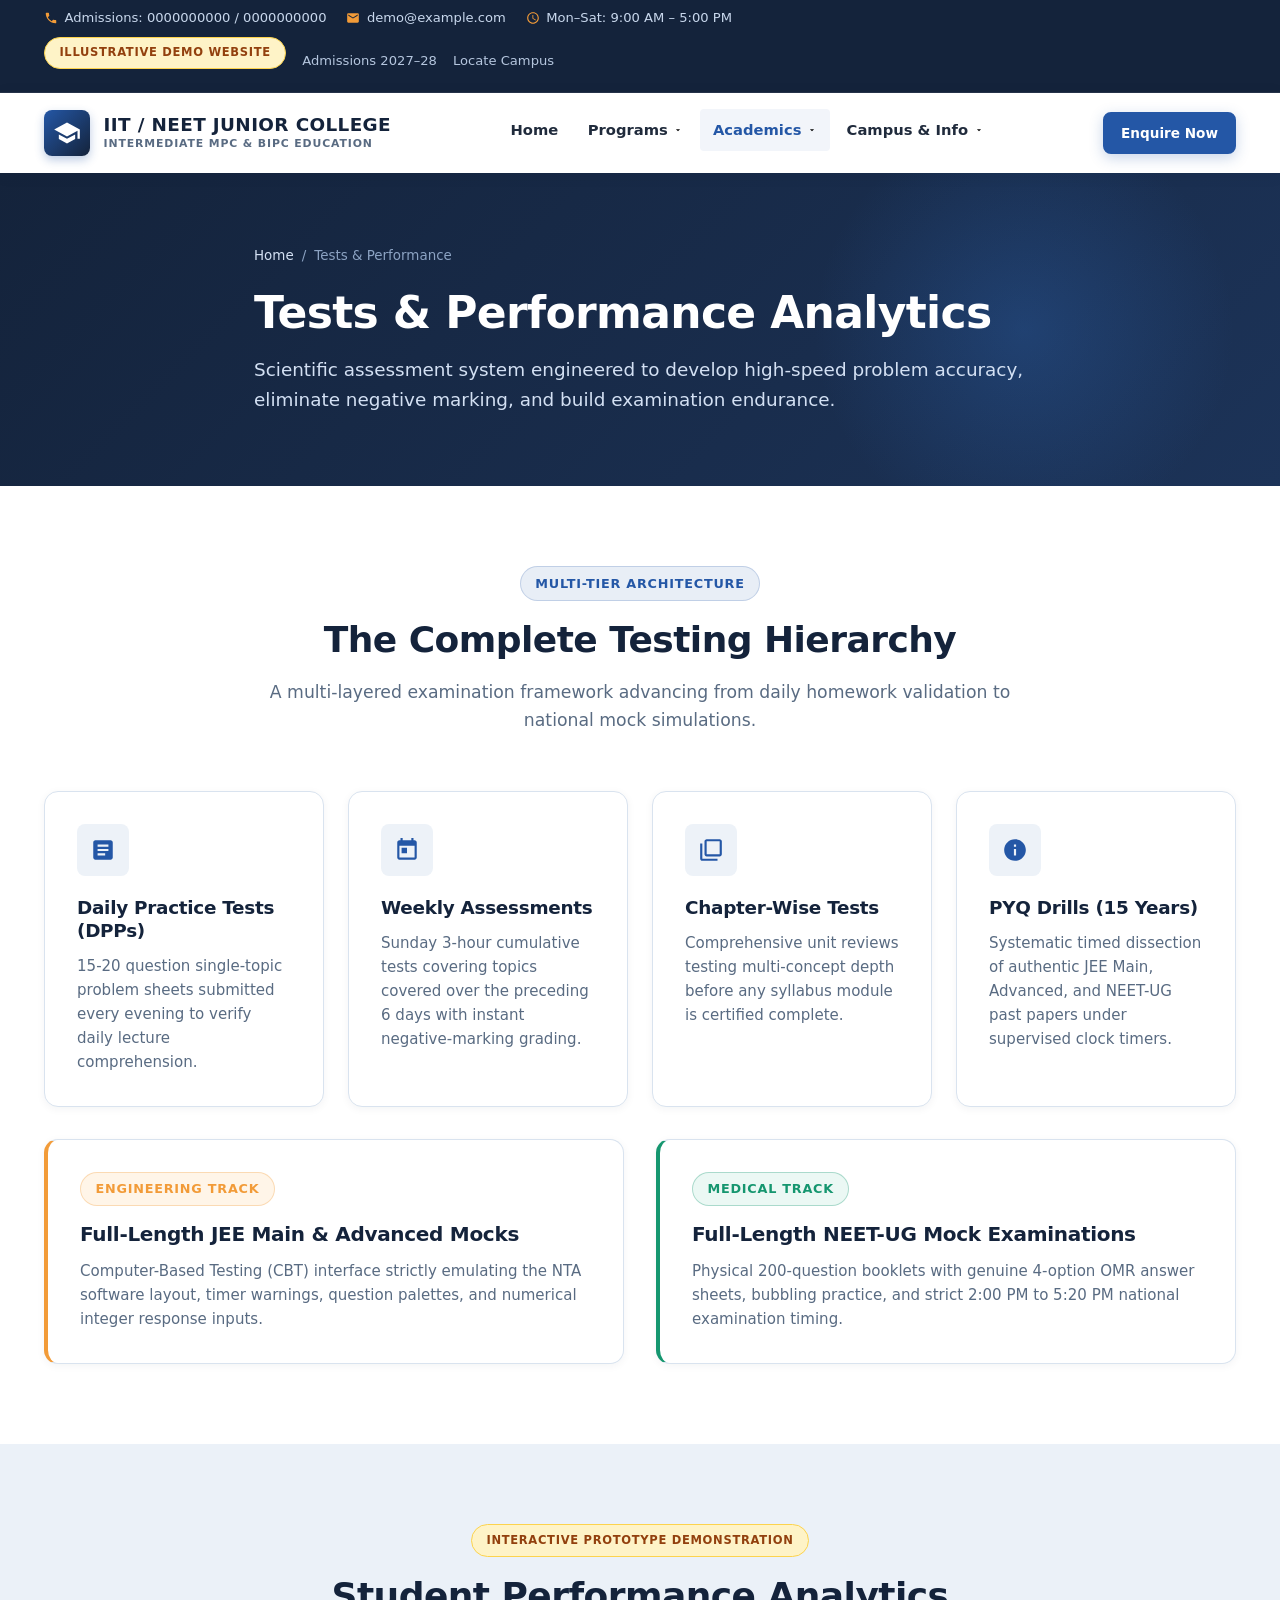
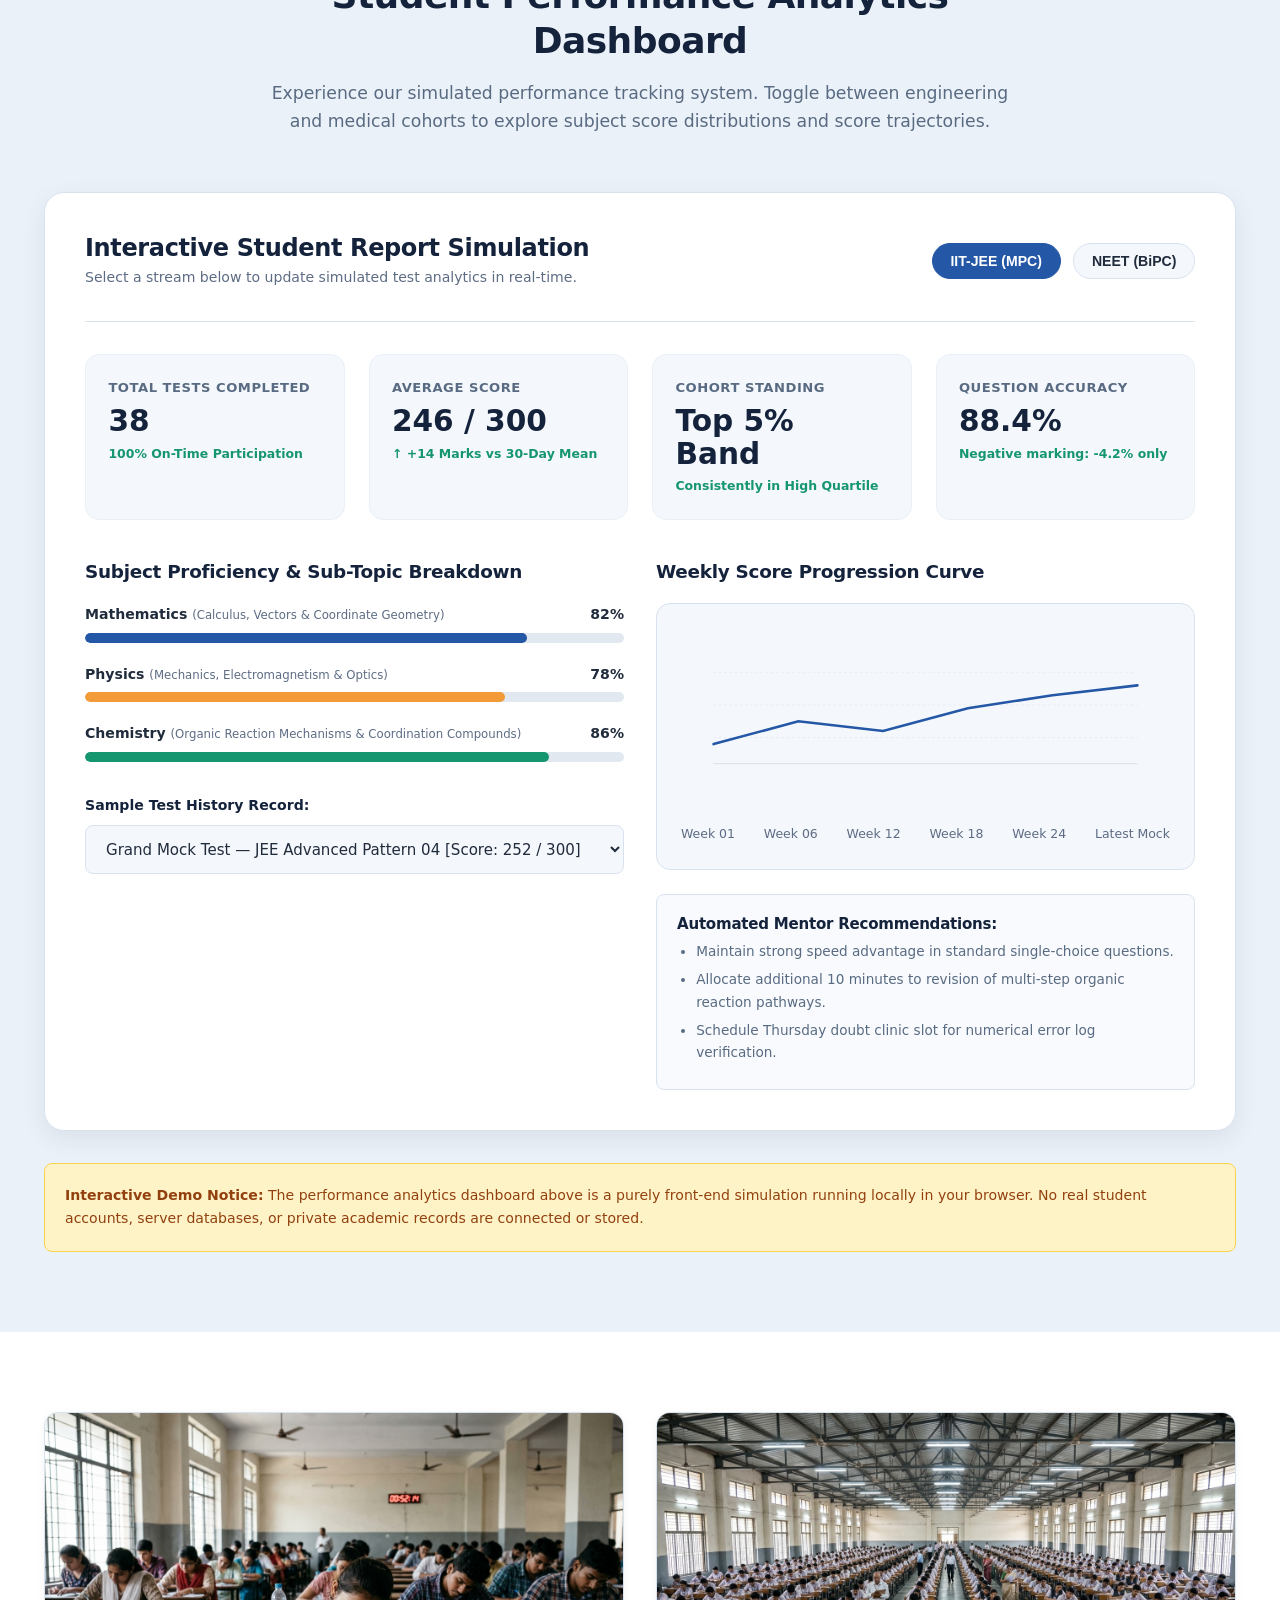
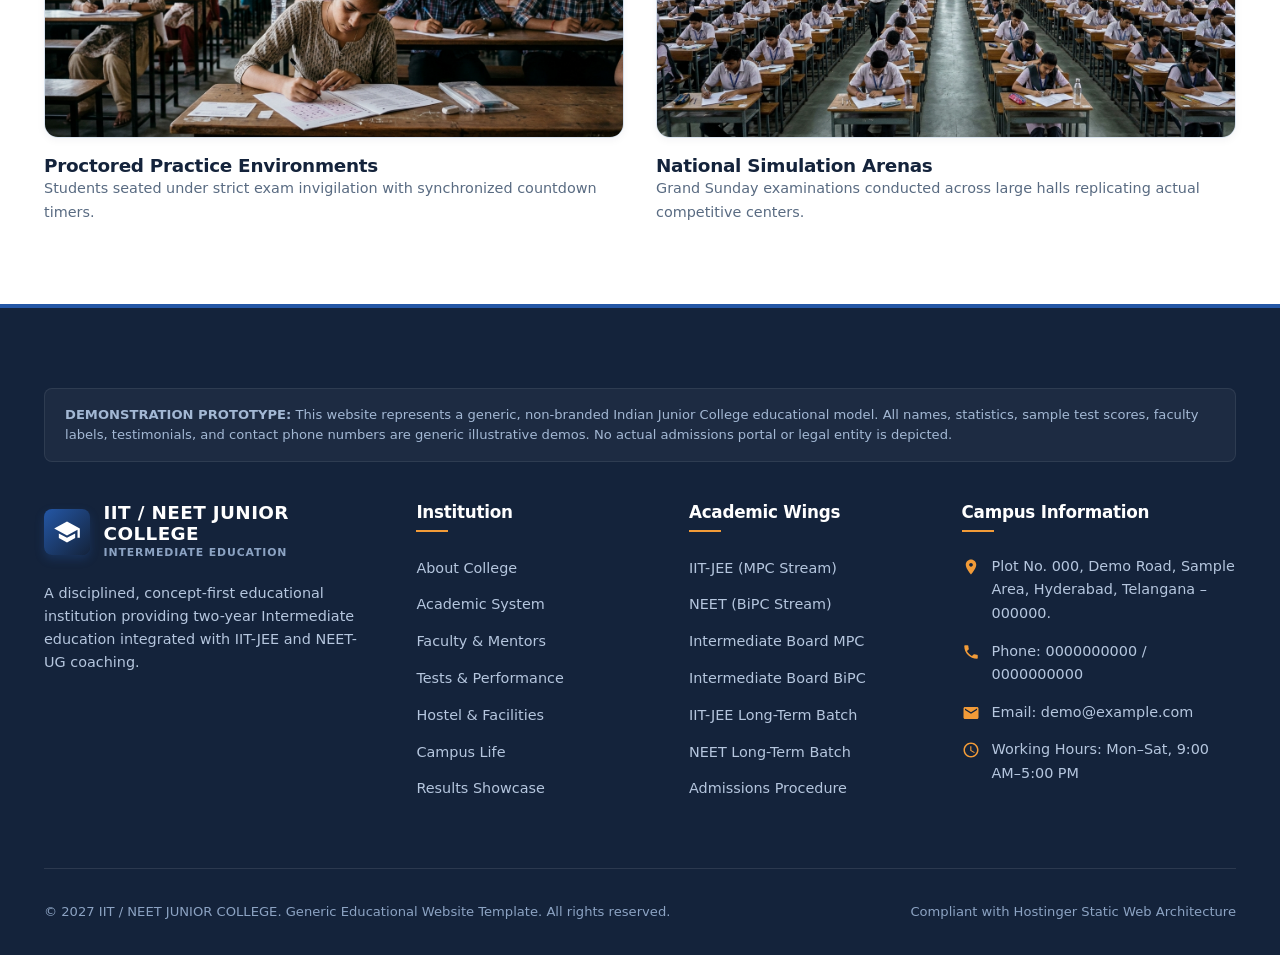
<file: test-series.html>
<!DOCTYPE html>
<html lang="en">
<head>
  <meta charset="UTF-8">
  <meta name="viewport" content="width=device-width, initial-scale=1.0">
  <title>Test Series & Performance Analytics | IIT NEET Junior College</title>
  <meta name="description" content="Explore our continuous testing architecture: Daily Practice Problems, Weekly Assessments, Full-Length CBT/OMR Mocks, and Interactive Performance Analytics.">
  <link rel="stylesheet" href="assets/css/style.css">
  <meta property="og:title" content="Test Series & Analytics | IIT / NEET JUNIOR COLLEGE">
  <meta property="og:description" content="Experience our testing ecosystem with an interactive demonstration performance dashboard.">
</head>
<body>

  <!-- Top Bar -->
  <div class="topbar">
    <div class="container topbar-content">
      <div class="topbar-info">
        <span class="topbar-item">
          <svg viewBox="0 0 24 24"><path d="M6.62 10.79c1.44 2.83 3.76 5.14 6.59 6.59l2.2-2.2c.27-.27.67-.36 1.02-.24 1.12.37 2.33.57 3.57.57.55 0 1 .45 1 1V20c0 .55-.45 1-1 1-9.39 0-17-7.61-17-17 0-.55.45-1 1-1h3.5c.55 0 1 .45 1 1 0 1.25.2 2.45.57 3.57.11.35.03.74-.25 1.02l-2.2 2.2z"/></svg>
          Admissions: 0000000000 / 0000000000
        </span>
        <span class="topbar-item">
          <svg viewBox="0 0 24 24"><path d="M20 4H4c-1.1 0-1.99.9-1.99 2L2 18c0 1.1.9 2 2 2h16c1.1 0 2-.9 2-2V6c0-1.1-.9-2-2-2zm0 4l-8 5-8-5V6l8 5 8-5v2z"/></svg>
          demo@example.com
        </span>
        <span class="topbar-item">
          <svg viewBox="0 0 24 24"><path d="M11.99 2C6.47 2 2 6.48 2 12s4.47 10 9.99 10C17.52 22 22 17.52 22 12S17.52 2 11.99 2zM12 20c-4.42 0-8-3.58-8-8s3.58-8 8-8 8 3.58 8 8-3.58 8-8 8zm.5-13H11v6l5.25 3.15.75-1.23-4.5-2.67z"/></svg>
          Mon–Sat: 9:00 AM – 5:00 PM
        </span>
      </div>
      <div class="topbar-links">
        <span class="badge badge-demo">Illustrative Demo Website</span>
        <a href="admissions.html" class="topbar-link">Admissions 2027–28</a>
        <a href="contact.html" class="topbar-link">Locate Campus</a>
      </div>
    </div>
  </div>

  <!-- Header Navigation -->
  <header class="site-header">
    <div class="container header-container">
      <a href="index.html" class="brand" aria-label="Junior College Home">
        <div class="brand-emblem" aria-hidden="true">
          <svg viewBox="0 0 24 24"><path d="M5 13.18v4L12 21l7-3.82v-4L12 17l-7-3.82zM12 3L1 9l11 6 9-4.91V17h2V9L12 3z"/></svg>
        </div>
        <div class="brand-text">
          <span class="brand-title">IIT / NEET JUNIOR COLLEGE</span>
          <span class="brand-subtitle">Intermediate MPC & BiPC Education</span>
        </div>
      </a>

      <nav aria-label="Main Navigation">
        <ul class="nav-menu">
          <li class="nav-item"><a href="index.html" class="nav-link">Home</a></li>
          
          <li class="nav-item dropdown">
            <a href="programs.html" class="nav-link nav-dropdown-trigger" aria-haspopup="true">
              Programs
              <svg viewBox="0 0 24 24"><path d="M7 10l5 5 5-5z"/></svg>
            </a>
            <ul class="dropdown-menu">
              <li class="dropdown-item"><a href="programs.html#mpc-jee">Intermediate MPC + IIT-JEE <small>Engineering Stream (2-Year Integrated)</small></a></li>
              <li class="dropdown-item"><a href="programs.html#bipc-neet">Intermediate BiPC + NEET <small>Medical Stream (2-Year Integrated)</small></a></li>
              <li class="dropdown-item"><a href="iit-jee.html">IIT-JEE Wing <small>JEE Main & Advanced Integrated Framework</small></a></li>
              <li class="dropdown-item"><a href="neet.html">NEET Wing <small>NEET-UG & Board Integrated Framework</small></a></li>
              <li class="dropdown-item"><a href="programs.html#jee-longterm">Long-Term Batches <small>JEE & NEET Intensive Repeater Coaching</small></a></li>
              <li class="dropdown-item"><a href="programs.html">All Programs Overview <small>Curriculum & Stream Comparison</small></a></li>
            </ul>
          </li>

          <li class="nav-item dropdown active">
            <a href="academics.html" class="nav-link nav-dropdown-trigger" aria-haspopup="true">
              Academics
              <svg viewBox="0 0 24 24"><path d="M7 10l5 5 5-5z"/></svg>
            </a>
            <ul class="dropdown-menu">
              <li class="dropdown-item"><a href="academics.html">Academic System & Schedule <small>Curriculum Progression & Daily Routine</small></a></li>
              <li class="dropdown-item"><a href="faculty.html">Faculty & Mentorship <small>Expert Department Heads & Mentors</small></a></li>
              <li class="dropdown-item"><a href="test-series.html">Test Series & Performance <small>Testing Cadence & Analytics Portal</small></a></li>
              <li class="dropdown-item"><a href="results.html">Results & Achievements <small>Illustrative Performance Trends</small></a></li>
            </ul>
          </li>

          <li class="nav-item dropdown">
            <a href="about.html" class="nav-link nav-dropdown-trigger" aria-haspopup="true">
              Campus & Info
              <svg viewBox="0 0 24 24"><path d="M7 10l5 5 5-5z"/></svg>
            </a>
            <ul class="dropdown-menu dropdown-menu-right">
              <li class="dropdown-item"><a href="about.html">About College <small>Philosophy, Vision & Approach</small></a></li>
              <li class="dropdown-item"><a href="admissions.html">Admissions 2027–28 <small>Criteria, Process & Scholarship Exam</small></a></li>
              <li class="dropdown-item"><a href="hostel.html">Hostel & Living <small>Supervised Accommodation & Meals</small></a></li>
              <li class="dropdown-item"><a href="campus-life.html">Campus Life <small>Laboratories, Library & Sports</small></a></li>
              <li class="dropdown-item"><a href="contact.html">Contact Us <small>Campus Address, Timings & Enquiries</small></a></li>
            </ul>
          </li>
        </ul>
      </nav>

      <div class="header-actions">
        <a href="admissions.html" class="btn btn-primary btn-sm">Enquire Now</a>
        <button class="mobile-nav-toggle" aria-label="Toggle Navigation Menu" aria-expanded="false">
          <svg viewBox="0 0 24 24"><path d="M3 18h18v-2H3v2zm0-5h18v-2H3v2zm0-7v2h18V6H3z"/></svg>
        </button>
      </div>
    </div>
  </header>

  <main>
    <!-- Page Banner -->
    <section class="page-banner">
      <div class="container banner-content">
        <div class="banner-breadcrumbs">
          <a href="index.html">Home</a>
          <span>/</span>
          <span>Tests & Performance</span>
        </div>
        <h1 class="banner-title">Tests & Performance Analytics</h1>
        <p class="banner-subtitle">
          Scientific assessment system engineered to develop high-speed problem accuracy, eliminate negative marking, and build examination endurance.
        </p>
      </div>
    </section>

    <!-- Testing Tiers Overview -->
    <section class="section section-white">
      <div class="container">
        <div class="section-header">
          <div class="badge badge-royal">Multi-Tier Architecture</div>
          <h2 class="section-title">The Complete Testing Hierarchy</h2>
          <p class="section-subtitle">A multi-layered examination framework advancing from daily homework validation to national mock simulations.</p>
        </div>

        <div class="grid-4">
          <div class="card">
            <div class="card-icon"><svg viewBox="0 0 24 24"><path d="M19 3H5c-1.1 0-2 .9-2 2v14c0 1.1.9 2 2 2h14c1.1 0 2-.9 2-2V5c0-1.1-.9-2-2-2zm-5 14H7v-2h7v2zm3-4H7v-2h10v2zm0-4H7V7h10v2z"/></svg></div>
            <h3 class="card-title" style="font-size: 1.15rem;">Daily Practice Tests (DPPs)</h3>
            <p class="card-desc">15-20 question single-topic problem sheets submitted every evening to verify daily lecture comprehension.</p>
          </div>

          <div class="card">
            <div class="card-icon"><svg viewBox="0 0 24 24"><path d="M19 3h-1V1h-2v2H8V1H6v2H5c-1.11 0-1.99.9-1.99 2L3 19c0 1.1.89 2 2 2h14c1.1 0 2-.9 2-2V5c0-1.1-.9-2-2-2zm0 16H5V8h14v11zM7 10h5v5H7z"/></svg></div>
            <h3 class="card-title" style="font-size: 1.15rem;">Weekly Assessments</h3>
            <p class="card-desc">Sunday 3-hour cumulative tests covering topics covered over the preceding 6 days with instant negative-marking grading.</p>
          </div>

          <div class="card">
            <div class="card-icon"><svg viewBox="0 0 24 24"><path d="M4 6H2v14c0 1.1.9 2 2 2h14v-2H4V6zm16-4H8c-1.1 0-2 .9-2 2v12c0 1.1.9 2 2 2h12c1.1 0 2-.9 2-2V4c0-1.1-.9-2-2-2zm0 14H8V4h12v12z"/></svg></div>
            <h3 class="card-title" style="font-size: 1.15rem;">Chapter-Wise Tests</h3>
            <p class="card-desc">Comprehensive unit reviews testing multi-concept depth before any syllabus module is certified complete.</p>
          </div>

          <div class="card">
            <div class="card-icon"><svg viewBox="0 0 24 24"><path d="M12 2C6.48 2 2 6.48 2 12s4.48 10 10 10 10-4.48 10-10S17.52 2 12 2zm1 15h-2v-6h2v6zm0-8h-2V7h2v2z"/></svg></div>
            <h3 class="card-title" style="font-size: 1.15rem;">PYQ Drills (15 Years)</h3>
            <p class="card-desc">Systematic timed dissection of authentic JEE Main, Advanced, and NEET-UG past papers under supervised clock timers.</p>
          </div>
        </div>

        <div class="grid-2" style="margin-top: 2rem;">
          <div class="card" style="border-left: 4px solid var(--color-orange);">
            <div class="badge badge-orange" style="width: fit-content;">Engineering Track</div>
            <h3 class="card-title">Full-Length JEE Main & Advanced Mocks</h3>
            <p class="card-desc">Computer-Based Testing (CBT) interface strictly emulating the NTA software layout, timer warnings, question palettes, and numerical integer response inputs.</p>
          </div>

          <div class="card" style="border-left: 4px solid var(--color-green);">
            <div class="badge badge-green" style="width: fit-content;">Medical Track</div>
            <h3 class="card-title">Full-Length NEET-UG Mock Examinations</h3>
            <p class="card-desc">Physical 200-question booklets with genuine 4-option OMR answer sheets, bubbling practice, and strict 2:00 PM to 5:20 PM national examination timing.</p>
          </div>
        </div>
      </div>
    </section>

    <!-- Interactive Performance Dashboard (FRONTEND ONLY DEMO) -->
    <section class="section section-alt">
      <div class="container">
        <div class="section-header">
          <div class="badge badge-demo">Interactive Prototype Demonstration</div>
          <h2 class="section-title">Student Performance Analytics Dashboard</h2>
          <p class="section-subtitle">
            Experience our simulated performance tracking system. Toggle between engineering and medical cohorts to explore subject score distributions and score trajectories.
          </p>
        </div>

        <div class="dashboard-container">
          <!-- Stream Switcher & Controls -->
          <div class="dashboard-header">
            <div>
              <h3 style="font-size: 1.5rem; color: var(--color-navy);">Interactive Student Report Simulation</h3>
              <p style="font-size: 0.88rem; color: #5D6C84; margin-top: 0.2rem;">
                Select a stream below to update simulated test analytics in real-time.
              </p>
            </div>
            <div class="dashboard-controls">
              <button type="button" class="switch-btn active" data-stream="jee">IIT-JEE (MPC)</button>
              <button type="button" class="switch-btn" data-stream="neet">NEET (BiPC)</button>
            </div>
          </div>

          <!-- KPI Metric Cards -->
          <div class="dashboard-stats-grid">
            <div class="dash-stat-card">
              <div class="dash-stat-label">Total Tests Completed</div>
              <div class="dash-stat-value" id="dashTotalTests">38</div>
              <div class="dash-stat-sub">100% On-Time Participation</div>
            </div>
            <div class="dash-stat-card">
              <div class="dash-stat-label">Average Score</div>
              <div class="dash-stat-value" id="dashAvgScore">246 / 300</div>
              <div class="dash-stat-sub">&uarr; +14 Marks vs 30-Day Mean</div>
            </div>
            <div class="dash-stat-card">
              <div class="dash-stat-label">Cohort Standing</div>
              <div class="dash-stat-value" id="dashRankTrend">Top 5% Band</div>
              <div class="dash-stat-sub">Consistently in High Quartile</div>
            </div>
            <div class="dash-stat-card">
              <div class="dash-stat-label">Question Accuracy</div>
              <div class="dash-stat-value" id="dashAccuracy">88.4%</div>
              <div class="dash-stat-sub">Negative marking: -4.2% only</div>
            </div>
          </div>

          <!-- Two Column Performance Breakdown -->
          <div class="grid-2">
            <!-- Subject Breakdown with animated Progress Bars -->
            <div>
              <h4 style="font-size: 1.15rem; margin-bottom: 1.25rem; color: var(--color-navy);">Subject Proficiency & Sub-Topic Breakdown</h4>
              <div id="dashSubjectList">
                <!-- Injected via script.js -->
              </div>

              <!-- Test Record Selector -->
              <div style="margin-top: 2rem;">
                <label for="dashTestSelect" style="font-size: 0.88rem; font-weight: 600; color: var(--color-navy); display: block; margin-bottom: 0.5rem;">
                  Sample Test History Record:
                </label>
                <select id="dashTestSelect" class="form-control">
                  <!-- Populated via script.js -->
                </select>
              </div>
            </div>

            <!-- Score Trajectory Chart & Recommendations -->
            <div>
              <h4 style="font-size: 1.15rem; margin-bottom: 1.25rem; color: var(--color-navy);">Weekly Score Progression Curve</h4>
              <div class="chart-box">
                <svg viewBox="0 0 750 180" aria-label="Simulated Score Trend">
                  <line x1="50" y1="20" x2="700" y2="20" stroke="#E2E8F0" stroke-dasharray="4"/>
                  <line x1="50" y1="70" x2="700" y2="70" stroke="#E2E8F0" stroke-dasharray="4"/>
                  <line x1="50" y1="120" x2="700" y2="120" stroke="#E2E8F0" stroke-dasharray="4"/>
                  <line x1="50" y1="160" x2="700" y2="160" stroke="#CBD5E1"/>
                  <polyline id="dashChartPath" fill="none" stroke="#2457A6" stroke-width="4" points="50,130 180,95 310,110 440,75 570,55 700,40" stroke-linecap="round"/>
                </svg>
                <div style="display: flex; justify-content: space-between; font-size: 0.78rem; color: #5D6C84; margin-top: 0.5rem;">
                  <span>Week 01</span>
                  <span>Week 06</span>
                  <span>Week 12</span>
                  <span>Week 18</span>
                  <span>Week 24</span>
                  <span>Latest Mock</span>
                </div>
              </div>

              <!-- Mentor Recommendations Box -->
              <div style="background-color: #F8FAFD; border: 1px solid var(--color-border); border-radius: var(--radius-sm); padding: 1.25rem; margin-top: 1.5rem;">
                <h5 style="font-size: 0.94rem; color: var(--color-navy); margin-bottom: 0.4rem;">Automated Mentor Recommendations:</h5>
                <ul style="padding-left: 1.2rem; margin: 0; font-size: 0.85rem; color: var(--color-muted);">
                  <li>Maintain strong speed advantage in standard single-choice questions.</li>
                  <li>Allocate additional 10 minutes to revision of multi-step organic reaction pathways.</li>
                  <li>Schedule Thursday doubt clinic slot for numerical error log verification.</li>
                </ul>
              </div>
            </div>
          </div>
        </div>

        <div style="margin-top: 2rem; background-color: #FEF3C7; border: 1px solid #FCD34D; border-radius: var(--radius-sm); padding: 1.25rem; font-size: 0.88rem; color: #92400E;">
          <strong>Interactive Demo Notice:</strong> The performance analytics dashboard above is a purely front-end simulation running locally in your browser. No real student accounts, server databases, or private academic records are connected or stored.
        </div>
      </div>
    </section>

    <!-- Image Placeholders -->
    <section class="section section-white">
      <div class="container">
        <div class="grid-2">
          <div>
            <div class="img-frame ratio-16-9">
              <img src="images/test-preparation.jpeg" alt="Supervised Test Preparation" loading="lazy">
            </div>
            <h4 style="margin-top: 1rem; font-size: 1.15rem;">Proctored Practice Environments</h4>
            <p style="font-size: 0.9rem;">Students seated under strict exam invigilation with synchronized countdown timers.</p>
          </div>

          <div>
            <div class="img-frame ratio-16-9">
              <img src="images/examination-hall.jpeg" alt="Standardized Examination Hall" loading="lazy">
            </div>
            <h4 style="margin-top: 1rem; font-size: 1.15rem;">National Simulation Arenas</h4>
            <p style="font-size: 0.9rem;">Grand Sunday examinations conducted across large halls replicating actual competitive centers.</p>
          </div>
        </div>
      </div>
    </section>
  </main>

  <!-- Consistent Footer -->
  <footer class="site-footer">
    <div class="container">
      <div class="footer-disclaimer-box">
        <strong>DEMONSTRATION PROTOTYPE:</strong> This website represents a generic, non-branded Indian Junior College educational model. All names, statistics, sample test scores, faculty labels, testimonials, and contact phone numbers are generic illustrative demos. No actual admissions portal or legal entity is depicted.
      </div>
      <div class="footer-grid">
        <div class="footer-brand">
          <div class="brand">
            <div class="brand-emblem"><svg viewBox="0 0 24 24"><path d="M5 13.18v4L12 21l7-3.82v-4L12 17l-7-3.82zM12 3L1 9l11 6 9-4.91V17h2V9L12 3z"/></svg></div>
            <div class="brand-text">
              <span class="brand-title">IIT / NEET JUNIOR COLLEGE</span>
              <span class="brand-subtitle">Intermediate Education</span>
            </div>
          </div>
          <p class="footer-about">A disciplined, concept-first educational institution providing two-year Intermediate education integrated with IIT-JEE and NEET-UG coaching.</p>
        </div>
        <div>
          <h4 class="footer-heading">Institution</h4>
          <ul class="footer-links">
            <li><a href="about.html">About College</a></li>
            <li><a href="academics.html">Academic System</a></li>
            <li><a href="faculty.html">Faculty & Mentors</a></li>
            <li><a href="test-series.html">Tests & Performance</a></li>
            <li><a href="hostel.html">Hostel & Facilities</a></li>
            <li><a href="campus-life.html">Campus Life</a></li>
            <li><a href="results.html">Results Showcase</a></li>
          </ul>
        </div>
        <div>
          <h4 class="footer-heading">Academic Wings</h4>
          <ul class="footer-links">
            <li><a href="iit-jee.html">IIT-JEE (MPC Stream)</a></li>
            <li><a href="neet.html">NEET (BiPC Stream)</a></li>
            <li><a href="programs.html#mpc-regular">Intermediate Board MPC</a></li>
            <li><a href="programs.html#bipc-regular">Intermediate Board BiPC</a></li>
            <li><a href="programs.html#jee-longterm">IIT-JEE Long-Term Batch</a></li>
            <li><a href="programs.html#neet-longterm">NEET Long-Term Batch</a></li>
            <li><a href="admissions.html">Admissions Procedure</a></li>
          </ul>
        </div>
        <div>
          <h4 class="footer-heading">Campus Information</h4>
          <ul class="footer-contact-list">
            <li><svg viewBox="0 0 24 24"><path d="M12 2C8.13 2 5 5.13 5 9c0 5.25 7 13 7 13s7-7.75 7-13c0-3.87-3.13-7-7-7zm0 9.5c-1.38 0-2.5-1.12-2.5-2.5s1.12-2.5 2.5-2.5 2.5 1.12 2.5 2.5-1.12 2.5-2.5 2.5z"/></svg><span>Plot No. 000, Demo Road, Sample Area, Hyderabad, Telangana – 000000.</span></li>
            <li><svg viewBox="0 0 24 24"><path d="M6.62 10.79c1.44 2.83 3.76 5.14 6.59 6.59l2.2-2.2c.27-.27.67-.36 1.02-.24 1.12.37 2.33.57 3.57.57.55 0 1 .45 1 1V20c0 .55-.45 1-1 1-9.39 0-17-7.61-17-17 0-.55.45-1 1-1h3.5c.55 0 1 .45 1 1 0 1.25.2 2.45.57 3.57.11.35.03.74-.25 1.02l-2.2 2.2z"/></svg><span>Phone: 0000000000 / 0000000000</span></li>
            <li><svg viewBox="0 0 24 24"><path d="M20 4H4c-1.1 0-1.99.9-1.99 2L2 18c0 1.1.9 2 2 2h16c1.1 0 2-.9 2-2V6c0-1.1-.9-2-2-2zm0 4l-8 5-8-5V6l8 5 8-5v2z"/></svg><span>Email: demo@example.com</span></li>
            <li><svg viewBox="0 0 24 24"><path d="M11.99 2C6.47 2 2 6.48 2 12s4.47 10 9.99 10C17.52 22 22 17.52 22 12S17.52 2 11.99 2zM12 20c-4.42 0-8-3.58-8-8s3.58-8 8-8 8 3.58 8 8-3.58 8-8 8zm.5-13H11v6l5.25 3.15.75-1.23-4.5-2.67z"/></svg><span>Working Hours: Mon–Sat, 9:00 AM–5:00 PM</span></li>
          </ul>
        </div>
      </div>
      <div class="footer-bottom">
        <div>&copy; 2027 IIT / NEET JUNIOR COLLEGE. Generic Educational Website Template. All rights reserved.</div>
        <div>Compliant with Hostinger Static Web Architecture</div>
      </div>
    </div>
  </footer>

  <button class="scroll-top-btn" aria-label="Scroll to top of page">
    <svg viewBox="0 0 24 24"><path d="M7.41 15.41L12 10.83l4.59 4.58L18 14l-6-6-6 6z"/></svg>
  </button>
  <script src="assets/js/script.js"></script>
</body>
</html>
</file>
<file: assets/css/style.css>
/* ==========================================================================
   IIT / NEET JUNIOR COLLEGE — CORE STYLESHEET
   Pure Vanilla CSS3, Responsive, Production-Ready for Hostinger Static Hosting
   ========================================================================== */

:root {
  --color-navy: #14233B;
  --color-royal: #2457A6;
  --color-electric: #3478D4;
  --color-orange: #F29B38;
  --color-orange-hover: #D88325;
  --color-orange-light: #FFF5E8;
  --color-green: #15966F;
  --color-green-hover: #107858;
  --color-green-light: #EBF8F4;
  --color-white: #FFFFFF;
  --color-bg-light: #F4F7FB;
  --color-bg-alt: #EBF1F8;
  --color-dark: #202B3C;
  --color-muted: #596B82;
  --color-border: #D9E3EF;
  --color-border-light: #EAF0F8;

  --shadow-sm: 0 2px 8px rgba(20, 35, 59, 0.05);
  --shadow-md: 0 8px 24px rgba(20, 35, 59, 0.08);
  --shadow-lg: 0 16px 36px rgba(20, 35, 59, 0.12);
  --shadow-hover: 0 20px 40px rgba(36, 87, 166, 0.16);

  --radius-xs: 4px;
  --radius-sm: 8px;
  --radius-md: 14px;
  --radius-lg: 20px;
  --radius-full: 9999px;

  --font-base: system-ui, -apple-system, BlinkMacSystemFont, "Segoe UI", Roboto, Oxygen, Ubuntu, Cantarell, "Helvetica Neue", sans-serif;
  --font-heading: "Segoe UI", system-ui, -apple-system, sans-serif;

  --transition-fast: 0.18s ease;
  --transition-normal: 0.28s ease;
  --max-width: 1240px;
  --header-height: 80px;
}

/* Base Reset & Box Sizing */
*, *::before, *::after {
  box-sizing: border-box;
  margin: 0;
  padding: 0;
}

html {
  font-size: 16px;
  scroll-behavior: smooth;
  -webkit-text-size-adjust: 100%;
}

body {
  font-family: var(--font-base);
  color: var(--color-dark);
  background-color: var(--color-bg-light);
  line-height: 1.65;
  overflow-x: hidden;
  min-height: 100vh;
  display: flex;
  flex-direction: column;
}

main {
  flex: 1 0 auto;
}

img {
  max-width: 100%;
  height: auto;
  display: block;
}

a {
  color: var(--color-royal);
  text-decoration: none;
  transition: color var(--transition-fast);
}

a:hover {
  color: var(--color-electric);
}

h1, h2, h3, h4, h5, h6 {
  font-family: var(--font-heading);
  color: var(--color-navy);
  font-weight: 700;
  line-height: 1.25;
  letter-spacing: -0.015em;
}

p {
  margin-bottom: 1.1rem;
  color: var(--color-muted);
}

p:last-child {
  margin-bottom: 0;
}

ul, ol {
  padding-left: 1.25rem;
  margin-bottom: 1.1rem;
}

li {
  color: var(--color-muted);
  margin-bottom: 0.35rem;
}

/* Container */
.container {
  width: 100%;
  max-width: var(--max-width);
  margin-left: auto;
  margin-right: auto;
  padding-left: 1.5rem;
  padding-right: 1.5rem;
}

.container-narrow {
  max-width: 900px;
}

/* Sections */
.section {
  padding: 5rem 0;
  position: relative;
}

.section-alt {
  background-color: var(--color-bg-alt);
}

.section-white {
  background-color: var(--color-white);
}

.section-navy {
  background-color: var(--color-navy);
  color: var(--color-white);
}

.section-navy h1, .section-navy h2, .section-navy h3, .section-navy h4 {
  color: var(--color-white);
}

.section-navy p {
  color: #B5C6DE;
}

/* Section Header Component */
.section-header {
  text-align: center;
  max-width: 760px;
  margin: 0 auto 3.5rem auto;
}

.section-header.text-left {
  text-align: left;
  margin-left: 0;
}

.badge {
  display: inline-flex;
  align-items: center;
  gap: 0.4rem;
  padding: 0.35rem 0.9rem;
  font-size: 0.8rem;
  font-weight: 700;
  text-transform: uppercase;
  letter-spacing: 0.06em;
  border-radius: var(--radius-full);
  margin-bottom: 1rem;
}

.badge-royal {
  background-color: rgba(36, 87, 166, 0.1);
  color: var(--color-royal);
  border: 1px solid rgba(36, 87, 166, 0.2);
}

.badge-orange {
  background-color: var(--color-orange-light);
  color: var(--color-orange);
  border: 1px solid rgba(242, 155, 56, 0.3);
}

.badge-green {
  background-color: var(--color-green-light);
  color: var(--color-green);
  border: 1px solid rgba(21, 150, 111, 0.3);
}

.badge-demo {
  background-color: #FEF3C7;
  color: #92400E;
  border: 1px solid #FCD34D;
  font-size: 0.72rem;
}

.section-title {
  font-size: 2.25rem;
  margin-bottom: 1rem;
}

.section-subtitle {
  font-size: 1.08rem;
  color: var(--color-muted);
}

/* Buttons */
.btn-group {
  display: flex;
  flex-wrap: wrap;
  gap: 1rem;
  align-items: center;
}

.btn {
  display: inline-flex;
  align-items: center;
  justify-content: center;
  gap: 0.6rem;
  padding: 0.85rem 1.6rem;
  font-size: 0.96rem;
  font-weight: 600;
  border-radius: var(--radius-sm);
  cursor: pointer;
  border: 2px solid transparent;
  transition: all var(--transition-fast);
  text-align: center;
  white-space: nowrap;
}

.btn-primary {
  background-color: var(--color-royal);
  color: var(--color-white);
  border-color: var(--color-royal);
  box-shadow: 0 4px 14px rgba(36, 87, 166, 0.25);
}

.btn-primary:hover {
  background-color: var(--color-navy);
  border-color: var(--color-navy);
  color: var(--color-white);
  transform: translateY(-2px);
  box-shadow: 0 6px 18px rgba(20, 35, 59, 0.3);
}

.btn-secondary {
  background-color: transparent;
  color: var(--color-royal);
  border-color: var(--color-royal);
}

.btn-secondary:hover {
  background-color: var(--color-royal);
  color: var(--color-white);
  transform: translateY(-2px);
}

.btn-orange {
  background-color: var(--color-orange);
  color: var(--color-white);
  border-color: var(--color-orange);
  box-shadow: 0 4px 14px rgba(242, 155, 56, 0.3);
}

.btn-orange:hover {
  background-color: var(--color-orange-hover);
  border-color: var(--color-orange-hover);
  color: var(--color-white);
  transform: translateY(-2px);
}

.btn-green {
  background-color: var(--color-green);
  color: var(--color-white);
  border-color: var(--color-green);
  box-shadow: 0 4px 14px rgba(21, 150, 111, 0.3);
}

.btn-green:hover {
  background-color: var(--color-green-hover);
  border-color: var(--color-green-hover);
  color: var(--color-white);
  transform: translateY(-2px);
}

.btn-white {
  background-color: var(--color-white);
  color: var(--color-navy);
  border-color: var(--color-white);
}

.btn-white:hover {
  background-color: var(--color-bg-light);
  color: var(--color-royal);
  transform: translateY(-2px);
}

.btn-outline-white {
  background-color: transparent;
  color: var(--color-white);
  border-color: rgba(255, 255, 255, 0.6);
}

.btn-outline-white:hover {
  background-color: var(--color-white);
  color: var(--color-navy);
  border-color: var(--color-white);
}

.btn-sm {
  padding: 0.5rem 1rem;
  font-size: 0.85rem;
}

.btn-lg {
  padding: 1rem 2.2rem;
  font-size: 1.05rem;
}

/* ==========================================================================
   TOP BAR & NAVIGATION HEADER
   ========================================================================== */

.topbar {
  background-color: var(--color-navy);
  color: #B5C6DE;
  font-size: 0.82rem;
  border-bottom: 1px solid rgba(255, 255, 255, 0.08);
  padding: 0.45rem 0;
}

.topbar-content {
  display: flex;
  align-items: center;
  justify-content: space-between;
  flex-wrap: wrap;
  gap: 0.5rem;
}

.topbar-info {
  display: flex;
  align-items: center;
  gap: 1.25rem;
  flex-wrap: wrap;
}

.topbar-item {
  display: inline-flex;
  align-items: center;
  gap: 0.4rem;
  color: #C8D7EC;
}

.topbar-item svg {
  width: 14px;
  height: 14px;
  fill: var(--color-orange);
}

.topbar-links {
  display: flex;
  align-items: center;
  gap: 1rem;
}

.topbar-link {
  color: #B5C6DE;
  font-weight: 500;
}

.topbar-link:hover {
  color: var(--color-white);
}

.site-header {
  position: sticky;
  top: 0;
  z-index: 1000;
  background-color: var(--color-white);
  box-shadow: 0 2px 15px rgba(20, 35, 59, 0.07);
  transition: all var(--transition-fast);
}

.site-header.scrolled {
  box-shadow: 0 4px 20px rgba(20, 35, 59, 0.12);
}

.header-container {
  display: flex;
  align-items: center;
  justify-content: space-between;
  height: var(--header-height);
  gap: 1rem;
}

/* Brand Identity */
.brand {
  display: flex;
  align-items: center;
  gap: 0.85rem;
  text-decoration: none;
}

.brand-emblem {
  width: 46px;
  height: 46px;
  border-radius: var(--radius-sm);
  background: linear-gradient(135deg, var(--color-royal) 0%, var(--color-navy) 100%);
  display: flex;
  align-items: center;
  justify-content: center;
  box-shadow: 0 4px 10px rgba(36, 87, 166, 0.3);
  flex-shrink: 0;
}

.brand-emblem svg {
  width: 28px;
  height: 28px;
  fill: var(--color-white);
}

.brand-text {
  display: flex;
  flex-direction: column;
}

.brand-title {
  font-size: 1.15rem;
  font-weight: 800;
  color: var(--color-navy);
  letter-spacing: 0.02em;
  line-height: 1.15;
}

.brand-subtitle {
  font-size: 0.68rem;
  font-weight: 600;
  color: var(--color-muted);
  letter-spacing: 0.08em;
  text-transform: uppercase;
}

/* Navigation Menu */
.nav-menu {
  display: flex;
  align-items: center;
  gap: 0.25rem;
  list-style: none;
  margin: 0;
  padding: 0;
}

.nav-item {
  position: relative;
}

.nav-link {
  display: inline-flex;
  align-items: center;
  gap: 0.35rem;
  padding: 0.55rem 0.8rem;
  font-size: 0.92rem;
  font-weight: 600;
  color: var(--color-dark);
  border-radius: var(--radius-xs);
  transition: all var(--transition-fast);
}

.nav-link:hover,
.nav-item.active > .nav-link {
  color: var(--color-royal);
  background-color: rgba(36, 87, 166, 0.06);
}

.nav-dropdown-trigger svg {
  width: 10px;
  height: 10px;
  transition: transform var(--transition-fast);
}

/* Dropdown Menu */
.dropdown-menu {
  position: absolute;
  top: 100%;
  left: 0;
  min-width: 290px;
  background-color: var(--color-white);
  box-shadow: var(--shadow-lg);
  border-radius: var(--radius-md);
  padding: 0.6rem 0;
  list-style: none;
  border: 1px solid var(--color-border);
  opacity: 0;
  visibility: hidden;
  transform: translateY(10px);
  transition: all var(--transition-fast);
  z-index: 100;
}

.dropdown-menu-right {
  left: auto;
  right: 0;
}

.nav-item.dropdown:hover .dropdown-menu,
.nav-item.dropdown:focus-within .dropdown-menu {
  opacity: 1;
  visibility: visible;
  transform: translateY(0);
}

.dropdown-item a {
  display: block;
  padding: 0.6rem 1.2rem;
  font-size: 0.88rem;
  font-weight: 500;
  color: var(--color-dark);
  transition: all var(--transition-fast);
}

.dropdown-item a:hover {
  background-color: var(--color-bg-light);
  color: var(--color-royal);
  padding-left: 1.4rem;
}

.dropdown-item a small {
  display: block;
  font-size: 0.74rem;
  color: var(--color-muted);
  font-weight: 400;
}

/* Header Actions */
.header-actions {
  display: flex;
  align-items: center;
  gap: 0.85rem;
}

/* Hamburger Mobile Toggle */
.mobile-nav-toggle {
  display: none;
  background: none;
  border: none;
  cursor: pointer;
  padding: 0.5rem;
  color: var(--color-navy);
}

.mobile-nav-toggle svg {
  width: 28px;
  height: 28px;
  fill: currentColor;
}

/* ==========================================================================
   IMAGE COMPONENTS (FRAMES & RESPONSIVE CONTAINERS)
   ========================================================================== */

.img-frame {
  position: relative;
  width: 100%;
  border-radius: var(--radius-md);
  overflow: hidden;
  box-shadow: var(--shadow-sm);
  border: 1px solid var(--color-border);
  background-color: var(--color-bg-alt);
  display: block;
}

.img-frame img {
  width: 100%;
  height: 100%;
  object-fit: cover;
  display: block;
  transition: transform var(--transition-normal);
}

.img-frame:hover img {
  transform: scale(1.03);
}

.img-placeholder {
  position: relative;
  width: 100%;
  background: linear-gradient(135deg, #E6EDF5 0%, #D8E3EF 100%);
  border-radius: var(--radius-md);
  border: 1px solid #CFDBE8;
  display: flex;
  flex-direction: column;
  align-items: center;
  justify-content: center;
  text-align: center;
  padding: 1.5rem;
  overflow: hidden;
  box-shadow: inset 0 2px 4px rgba(0, 0, 0, 0.02);
  transition: border-color var(--transition-fast), transform var(--transition-fast);
}

.img-placeholder:hover {
  border-color: var(--color-royal);
}

.img-placeholder::before {
  content: "";
  position: absolute;
  top: 0; left: 0; right: 0; bottom: 0;
  background: radial-gradient(circle at 80% 20%, rgba(52, 120, 212, 0.08) 0%, transparent 60%);
  pointer-events: none;
}

/* Aspect Ratios */
.ratio-16-9 {
  aspect-ratio: 16 / 9;
}

.ratio-4-3 {
  aspect-ratio: 4 / 3;
}

.ratio-3-2 {
  aspect-ratio: 3 / 2;
}

.ratio-1-1 {
  aspect-ratio: 1 / 1;
}

.ratio-21-9 {
  aspect-ratio: 21 / 9;
}

.placeholder-icon {
  width: 48px;
  height: 48px;
  border-radius: 50%;
  background: rgba(36, 87, 166, 0.12);
  display: flex;
  align-items: center;
  justify-content: center;
  margin-bottom: 0.85rem;
  color: var(--color-royal);
}

.placeholder-icon svg {
  width: 24px;
  height: 24px;
  fill: currentColor;
}

.placeholder-title {
  font-size: 0.94rem;
  font-weight: 700;
  color: var(--color-navy);
  margin-bottom: 0.25rem;
  line-height: 1.3;
}

.placeholder-specs {
  font-size: 0.76rem;
  color: var(--color-muted);
  font-family: ui-monospace, SFMono-Regular, Menlo, Monaco, Consolas, monospace;
  margin-bottom: 0.4rem;
}

.placeholder-tag {
  display: inline-block;
  background: rgba(20, 35, 59, 0.08);
  color: var(--color-dark);
  font-size: 0.7rem;
  font-weight: 600;
  padding: 0.2rem 0.6rem;
  border-radius: var(--radius-xs);
  letter-spacing: 0.03em;
}

/* ==========================================================================
   PAGE BANNER / INNER HERO
   ========================================================================== */

.page-banner {
  background: linear-gradient(135deg, var(--color-navy) 0%, #1c3358 100%);
  color: var(--color-white);
  padding: 4.5rem 0;
  position: relative;
  overflow: hidden;
}

.page-banner::after {
  content: "";
  position: absolute;
  top: 0; right: 0; bottom: 0; width: 40%;
  background: radial-gradient(circle, rgba(52, 120, 212, 0.25) 0%, transparent 70%);
  pointer-events: none;
}

.banner-content {
  position: relative;
  z-index: 2;
  max-width: 820px;
}

.banner-breadcrumbs {
  display: flex;
  align-items: center;
  gap: 0.5rem;
  font-size: 0.84rem;
  color: #B5C6DE;
  margin-bottom: 1.2rem;
}

.banner-breadcrumbs a {
  color: #D3E0F3;
}

.banner-breadcrumbs a:hover {
  color: var(--color-white);
  text-decoration: underline;
}

.banner-breadcrumbs span {
  color: #8CA3C3;
}

.banner-title {
  font-size: 2.75rem;
  color: var(--color-white);
  margin-bottom: 1rem;
  line-height: 1.2;
}

.banner-subtitle {
  font-size: 1.15rem;
  color: #D3E0F3;
  line-height: 1.6;
}

/* Page Banner Theming */
.banner-jee {
  background: linear-gradient(135deg, #14233B 0%, #1B355A 60%, rgba(242, 155, 56, 0.15) 100%);
}

.banner-neet {
  background: linear-gradient(135deg, #14233B 0%, #153B34 60%, rgba(21, 150, 111, 0.2) 100%);
}

/* ==========================================================================
   HOMEPAGE HERO SECTION
   ========================================================================== */

.hero {
  background: linear-gradient(145deg, #F4F7FB 0%, #E7EFF8 100%);
  padding: 4.5rem 0 5.5rem 0;
  position: relative;
  overflow: hidden;
}

.hero-grid {
  display: grid;
  grid-template-columns: 1.15fr 0.85fr;
  gap: 3.5rem;
  align-items: center;
}

.hero-headline {
  font-size: 3rem;
  font-weight: 800;
  line-height: 1.18;
  color: var(--color-navy);
  margin-bottom: 1.25rem;
  letter-spacing: -0.02em;
}

.hero-headline span.highlight-jee {
  color: var(--color-orange);
}

.hero-headline span.highlight-neet {
  color: var(--color-green);
}

.hero-subtext {
  font-size: 1.15rem;
  color: var(--color-muted);
  line-height: 1.65;
  margin-bottom: 2rem;
  max-width: 580px;
}

.hero-highlights {
  display: grid;
  grid-template-columns: repeat(3, 1fr);
  gap: 1.2rem;
  margin-top: 2.5rem;
  padding-top: 2rem;
  border-top: 1px solid var(--color-border);
}

.hero-stat-item h4 {
  font-size: 1.45rem;
  color: var(--color-navy);
  margin-bottom: 0.2rem;
}

.hero-stat-item p {
  font-size: 0.82rem;
  color: var(--color-muted);
  line-height: 1.4;
}

.hero-media-wrapper {
  position: relative;
}

.hero-floating-card {
  position: absolute;
  background-color: var(--color-white);
  padding: 1rem 1.25rem;
  border-radius: var(--radius-md);
  box-shadow: var(--shadow-lg);
  border: 1px solid var(--color-border);
  display: flex;
  align-items: center;
  gap: 0.85rem;
  z-index: 5;
  animation: floatSlow 5s ease-in-out infinite;
}

.floating-jee {
  top: -20px;
  left: -20px;
  border-left: 4px solid var(--color-orange);
}

.floating-neet {
  bottom: -20px;
  right: -20px;
  border-left: 4px solid var(--color-green);
  animation-delay: 2.5s;
}

@keyframes floatSlow {
  0%, 100% { transform: translateY(0); }
  50% { transform: translateY(-8px); }
}

.floating-icon {
  width: 40px;
  height: 40px;
  border-radius: 50%;
  display: flex;
  align-items: center;
  justify-content: center;
  flex-shrink: 0;
}

.floating-icon-jee {
  background-color: var(--color-orange-light);
  color: var(--color-orange);
}

.floating-icon-neet {
  background-color: var(--color-green-light);
  color: var(--color-green);
}

.floating-icon svg {
  width: 20px;
  height: 20px;
  fill: currentColor;
}

.floating-title {
  font-size: 0.88rem;
  font-weight: 700;
  color: var(--color-navy);
  line-height: 1.2;
}

.floating-sub {
  font-size: 0.74rem;
  color: var(--color-muted);
}

/* ==========================================================================
   CARDS & GRIDS
   ========================================================================== */

.grid-2 {
  display: grid;
  grid-template-columns: repeat(2, 1fr);
  gap: 2rem;
}

.grid-3 {
  display: grid;
  grid-template-columns: repeat(3, 1fr);
  gap: 2rem;
}

.grid-4 {
  display: grid;
  grid-template-columns: repeat(4, 1fr);
  gap: 1.5rem;
}

/* Feature Cards */
.card {
  background-color: var(--color-white);
  border-radius: var(--radius-md);
  border: 1px solid var(--color-border);
  padding: 2rem;
  box-shadow: var(--shadow-sm);
  transition: all var(--transition-normal);
  display: flex;
  flex-direction: column;
}

.card:hover {
  transform: translateY(-5px);
  box-shadow: var(--shadow-md);
  border-color: #B8CDE3;
}

.card-icon {
  width: 52px;
  height: 52px;
  border-radius: var(--radius-sm);
  display: flex;
  align-items: center;
  justify-content: center;
  margin-bottom: 1.25rem;
  background-color: rgba(36, 87, 166, 0.08);
  color: var(--color-royal);
}

.card-icon svg {
  width: 26px;
  height: 26px;
  fill: currentColor;
}

.card-title {
  font-size: 1.25rem;
  margin-bottom: 0.75rem;
  color: var(--color-navy);
}

.card-desc {
  font-size: 0.94rem;
  color: var(--color-muted);
  line-height: 1.6;
}

/* Two Major Streams Dual Cards */
.stream-card {
  position: relative;
  border-radius: var(--radius-lg);
  padding: 2.5rem;
  background-color: var(--color-white);
  border: 1px solid var(--color-border);
  box-shadow: var(--shadow-md);
  overflow: hidden;
  transition: all var(--transition-normal);
  display: flex;
  flex-direction: column;
  justify-content: space-between;
}

.stream-card::before {
  content: "";
  position: absolute;
  top: 0; left: 0; right: 0;
  height: 6px;
}

.stream-card-jee::before {
  background: linear-gradient(90deg, var(--color-orange) 0%, #F5AB56 100%);
}

.stream-card-neet::before {
  background: linear-gradient(90deg, var(--color-green) 0%, #29B388 100%);
}

.stream-card:hover {
  transform: translateY(-6px);
  box-shadow: var(--shadow-hover);
}

.stream-header {
  display: flex;
  justify-content: space-between;
  align-items: flex-start;
  margin-bottom: 1.5rem;
}

.stream-title {
  font-size: 1.75rem;
  color: var(--color-navy);
  margin-bottom: 0.5rem;
}

.stream-badge-jee {
  background-color: var(--color-orange-light);
  color: var(--color-orange);
  font-weight: 700;
  font-size: 0.8rem;
  padding: 0.35rem 0.8rem;
  border-radius: var(--radius-full);
}

.stream-badge-neet {
  background-color: var(--color-green-light);
  color: var(--color-green);
  font-weight: 700;
  font-size: 0.8rem;
  padding: 0.35rem 0.8rem;
  border-radius: var(--radius-full);
}

.stream-pills {
  display: flex;
  flex-wrap: wrap;
  gap: 0.5rem;
  margin: 1.25rem 0;
}

.pill {
  font-size: 0.82rem;
  font-weight: 600;
  padding: 0.35rem 0.75rem;
  border-radius: var(--radius-full);
  background-color: var(--color-bg-light);
  color: var(--color-dark);
  border: 1px solid var(--color-border);
}

.pill-orange {
  background-color: var(--color-orange-light);
  color: #C07018;
  border-color: rgba(242, 155, 56, 0.3);
}

.pill-green {
  background-color: var(--color-green-light);
  color: #0E684D;
  border-color: rgba(21, 150, 111, 0.3);
}

.checklist {
  list-style: none;
  padding: 0;
  margin: 1.5rem 0 2rem 0;
}

.checklist li {
  display: flex;
  align-items: flex-start;
  gap: 0.65rem;
  margin-bottom: 0.65rem;
  font-size: 0.94rem;
  color: var(--color-dark);
}

.checklist li svg {
  width: 18px;
  height: 18px;
  flex-shrink: 0;
  margin-top: 3px;
}

.checklist-jee svg {
  fill: var(--color-orange);
}

.checklist-neet svg {
  fill: var(--color-green);
}

.checklist-blue svg {
  fill: var(--color-royal);
}

/* Academic Approach Journey */
.journey-grid {
  display: grid;
  grid-template-columns: repeat(6, 1fr);
  gap: 1.25rem;
  position: relative;
}

.journey-step {
  background-color: var(--color-white);
  border-radius: var(--radius-md);
  padding: 1.75rem 1.25rem;
  border: 1px solid var(--color-border);
  box-shadow: var(--shadow-sm);
  text-align: center;
  position: relative;
  transition: all var(--transition-fast);
}

.journey-step:hover {
  transform: translateY(-4px);
  border-color: var(--color-royal);
}

.step-num {
  width: 36px;
  height: 36px;
  border-radius: 50%;
  background-color: var(--color-royal);
  color: var(--color-white);
  font-size: 0.88rem;
  font-weight: 700;
  display: flex;
  align-items: center;
  justify-content: center;
  margin: 0 auto 1rem auto;
}

.step-title {
  font-size: 1rem;
  color: var(--color-navy);
  margin-bottom: 0.5rem;
}

.step-desc {
  font-size: 0.82rem;
  color: var(--color-muted);
  line-height: 1.45;
}

/* ==========================================================================
   FACULTY & ENVIRONMENT CARDS
   ========================================================================== */

.faculty-card {
  background-color: var(--color-white);
  border-radius: var(--radius-md);
  border: 1px solid var(--color-border);
  overflow: hidden;
  box-shadow: var(--shadow-sm);
  transition: all var(--transition-fast);
}

.faculty-card:hover {
  transform: translateY(-4px);
  box-shadow: var(--shadow-md);
  border-color: var(--color-royal);
}

.faculty-body {
  padding: 1.5rem;
}

.faculty-role {
  font-size: 0.78rem;
  font-weight: 700;
  text-transform: uppercase;
  letter-spacing: 0.05em;
  color: var(--color-royal);
  margin-bottom: 0.35rem;
}

.faculty-name {
  font-size: 1.2rem;
  color: var(--color-navy);
  margin-bottom: 0.75rem;
}

.faculty-desc {
  font-size: 0.88rem;
  color: var(--color-muted);
  line-height: 1.55;
  margin-bottom: 1rem;
}

.faculty-meta {
  display: flex;
  flex-wrap: wrap;
  gap: 0.4rem;
  font-size: 0.76rem;
  color: var(--color-dark);
}

/* Timetable & Tables */
.timetable-wrapper {
  overflow-x: auto;
  background-color: var(--color-white);
  border-radius: var(--radius-md);
  border: 1px solid var(--color-border);
  box-shadow: var(--shadow-sm);
  margin-top: 1.5rem;
}

.styled-table {
  width: 100%;
  border-collapse: collapse;
  text-align: left;
  font-size: 0.94rem;
}

.styled-table thead {
  background-color: var(--color-navy);
  color: var(--color-white);
}

.styled-table th {
  padding: 1.1rem 1.4rem;
  font-weight: 600;
  letter-spacing: 0.02em;
}

.styled-table td {
  padding: 1.1rem 1.4rem;
  border-bottom: 1px solid var(--color-border-light);
  color: var(--color-dark);
}

.styled-table tbody tr:nth-child(even) {
  background-color: #F8FAFD;
}

.styled-table tbody tr:hover {
  background-color: #EFF4FA;
}

.time-slot {
  font-family: ui-monospace, monospace;
  font-weight: 600;
  color: var(--color-royal);
  white-space: nowrap;
}

/* ==========================================================================
   INTERACTIVE TEST PERFORMANCE DASHBOARD (FRONTEND ONLY DEMO)
   ========================================================================== */

.dashboard-container {
  background-color: var(--color-white);
  border-radius: var(--radius-lg);
  border: 1px solid var(--color-border);
  box-shadow: var(--shadow-md);
  padding: 2.5rem;
  margin-top: 2rem;
}

.dashboard-header {
  display: flex;
  align-items: center;
  justify-content: space-between;
  flex-wrap: wrap;
  gap: 1.5rem;
  padding-bottom: 2rem;
  border-bottom: 1px solid var(--color-border);
  margin-bottom: 2rem;
}

.dashboard-controls {
  display: flex;
  gap: 0.8rem;
  align-items: center;
  flex-wrap: wrap;
}

.switch-btn {
  padding: 0.55rem 1.1rem;
  font-size: 0.88rem;
  font-weight: 600;
  border-radius: var(--radius-full);
  border: 1px solid var(--color-border);
  background-color: var(--color-bg-light);
  color: var(--color-dark);
  cursor: pointer;
  transition: all var(--transition-fast);
}

.switch-btn.active {
  background-color: var(--color-royal);
  color: var(--color-white);
  border-color: var(--color-royal);
}

.dashboard-stats-grid {
  display: grid;
  grid-template-columns: repeat(4, 1fr);
  gap: 1.5rem;
  margin-bottom: 2.5rem;
}

.dash-stat-card {
  background-color: var(--color-bg-light);
  border-radius: var(--radius-md);
  padding: 1.4rem;
  border: 1px solid var(--color-border-light);
}

.dash-stat-label {
  font-size: 0.82rem;
  color: var(--color-muted);
  font-weight: 600;
  margin-bottom: 0.4rem;
  text-transform: uppercase;
  letter-spacing: 0.04em;
}

.dash-stat-value {
  font-size: 1.85rem;
  font-weight: 800;
  color: var(--color-navy);
  line-height: 1.1;
  margin-bottom: 0.35rem;
}

.dash-stat-sub {
  font-size: 0.78rem;
  color: var(--color-green);
  font-weight: 600;
  display: flex;
  align-items: center;
  gap: 0.3rem;
}

/* Performance Progress Bars */
.perf-bar-group {
  margin-bottom: 1.25rem;
}

.perf-bar-header {
  display: flex;
  justify-content: space-between;
  font-size: 0.88rem;
  font-weight: 600;
  margin-bottom: 0.4rem;
  color: var(--color-dark);
}

.perf-progress {
  height: 10px;
  background-color: #E2E8F0;
  border-radius: var(--radius-full);
  overflow: hidden;
}

.perf-progress-fill {
  height: 100%;
  border-radius: var(--radius-full);
  transition: width 0.8s ease-in-out;
}

.fill-orange {
  background-color: var(--color-orange);
}

.fill-green {
  background-color: var(--color-green);
}

.fill-blue {
  background-color: var(--color-royal);
}

/* SVG Chart Mockup */
.chart-box {
  background-color: var(--color-bg-light);
  border-radius: var(--radius-md);
  padding: 1.5rem;
  border: 1px solid var(--color-border);
}

.chart-box svg {
  width: 100%;
  height: 180px;
}

/* ==========================================================================
   ACCORDION (FAQ)
   ========================================================================== */

.accordion {
  display: flex;
  flex-direction: column;
  gap: 1rem;
}

.accordion-item {
  background-color: var(--color-white);
  border: 1px solid var(--color-border);
  border-radius: var(--radius-md);
  overflow: hidden;
  transition: border-color var(--transition-fast);
}

.accordion-item.active {
  border-color: var(--color-royal);
  box-shadow: var(--shadow-sm);
}

.accordion-trigger {
  width: 100%;
  padding: 1.25rem 1.5rem;
  text-align: left;
  background: none;
  border: none;
  display: flex;
  justify-content: space-between;
  align-items: center;
  gap: 1rem;
  cursor: pointer;
  font-size: 1.05rem;
  font-weight: 600;
  color: var(--color-navy);
}

.accordion-trigger:hover {
  color: var(--color-royal);
}

.accordion-icon {
  width: 20px;
  height: 20px;
  flex-shrink: 0;
  transition: transform var(--transition-normal);
  fill: var(--color-muted);
}

.accordion-item.active .accordion-icon {
  transform: rotate(180deg);
  fill: var(--color-royal);
}

.accordion-content {
  max-height: 0;
  overflow: hidden;
  transition: max-height 0.35s ease-out;
  padding: 0 1.5rem;
}

.accordion-item.active .accordion-content {
  padding-bottom: 1.5rem;
}

.accordion-content p {
  font-size: 0.95rem;
  color: var(--color-muted);
  line-height: 1.6;
}

/* ==========================================================================
   FORMS & INPUTS
   ========================================================================== */

.form-wrapper {
  background-color: var(--color-white);
  padding: 2.5rem;
  border-radius: var(--radius-lg);
  border: 1px solid var(--color-border);
  box-shadow: var(--shadow-md);
}

.form-grid {
  display: grid;
  grid-template-columns: repeat(2, 1fr);
  gap: 1.25rem;
}

.form-group {
  display: flex;
  flex-direction: column;
  gap: 0.4rem;
}

.form-group.full-width {
  grid-column: 1 / -1;
}

.form-label {
  font-size: 0.88rem;
  font-weight: 600;
  color: var(--color-navy);
}

.form-label span.req {
  color: #DC2626;
}

.form-control {
  width: 100%;
  padding: 0.85rem 1rem;
  font-size: 0.94rem;
  font-family: inherit;
  border: 1px solid var(--color-border);
  border-radius: var(--radius-sm);
  background-color: var(--color-bg-light);
  color: var(--color-dark);
  transition: border-color var(--transition-fast), box-shadow var(--transition-fast);
}

.form-control:focus {
  outline: none;
  border-color: var(--color-royal);
  background-color: var(--color-white);
  box-shadow: 0 0 0 3px rgba(36, 87, 166, 0.15);
}

textarea.form-control {
  resize: vertical;
  min-height: 110px;
}

.form-error {
  font-size: 0.78rem;
  color: #DC2626;
  display: none;
  margin-top: 0.2rem;
}

.form-group.has-error .form-control {
  border-color: #DC2626;
  background-color: #FEF2F2;
}

.form-group.has-error .form-error {
  display: block;
}

.form-demo-note {
  font-size: 0.8rem;
  color: var(--color-muted);
  background-color: #F8FAFD;
  border: 1px solid var(--color-border);
  padding: 0.85rem 1.1rem;
  border-radius: var(--radius-sm);
  margin-top: 1.25rem;
  display: flex;
  align-items: flex-start;
  gap: 0.6rem;
}

.form-demo-note svg {
  width: 16px;
  height: 16px;
  fill: var(--color-royal);
  flex-shrink: 0;
  margin-top: 2px;
}

/* Modal Toast for Demo Submission */
.modal-overlay {
  position: fixed;
  top: 0; left: 0; right: 0; bottom: 0;
  background-color: rgba(20, 35, 59, 0.6);
  backdrop-filter: blur(4px);
  display: flex;
  align-items: center;
  justify-content: center;
  padding: 1.5rem;
  z-index: 2000;
  opacity: 0;
  visibility: hidden;
  transition: all var(--transition-normal);
}

.modal-overlay.active {
  opacity: 1;
  visibility: visible;
}

.modal-box {
  background-color: var(--color-white);
  border-radius: var(--radius-lg);
  padding: 2.5rem;
  max-width: 480px;
  width: 100%;
  box-shadow: var(--shadow-lg);
  text-align: center;
  transform: scale(0.92);
  transition: transform var(--transition-normal);
}

.modal-overlay.active .modal-box {
  transform: scale(1);
}

.modal-icon {
  width: 64px;
  height: 64px;
  border-radius: 50%;
  background-color: var(--color-green-light);
  color: var(--color-green);
  display: flex;
  align-items: center;
  justify-content: center;
  margin: 0 auto 1.25rem auto;
}

.modal-icon svg {
  width: 32px;
  height: 32px;
  fill: currentColor;
}

.modal-title {
  font-size: 1.4rem;
  margin-bottom: 0.75rem;
  color: var(--color-navy);
}

.modal-text {
  font-size: 0.94rem;
  color: var(--color-muted);
  line-height: 1.6;
  margin-bottom: 1.5rem;
}

/* ==========================================================================
   TESTIMONIALS & RESULTS SHOWCASE
   ========================================================================== */

.testimonial-card {
  background-color: var(--color-white);
  border-radius: var(--radius-md);
  padding: 2rem;
  border: 1px solid var(--color-border);
  box-shadow: var(--shadow-sm);
  display: flex;
  flex-direction: column;
  justify-content: space-between;
}

.testimonial-quote {
  font-size: 0.95rem;
  color: var(--color-dark);
  line-height: 1.65;
  margin-bottom: 1.5rem;
  font-style: italic;
  position: relative;
}

.testimonial-author {
  display: flex;
  align-items: center;
  gap: 0.85rem;
}

.author-avatar {
  width: 44px;
  height: 44px;
  border-radius: 50%;
  background-color: var(--color-bg-alt);
  display: flex;
  align-items: center;
  justify-content: center;
  color: var(--color-royal);
  font-weight: 700;
  font-size: 0.9rem;
}

.author-info h5 {
  font-size: 0.96rem;
  margin-bottom: 0.15rem;
}

.author-info span {
  font-size: 0.78rem;
  color: var(--color-muted);
}

/* Results Showcase */
.result-card {
  background-color: var(--color-white);
  border-radius: var(--radius-md);
  border: 1px solid var(--color-border);
  padding: 2rem;
  text-align: center;
  box-shadow: var(--shadow-sm);
  position: relative;
  overflow: hidden;
}

.result-card::before {
  content: "";
  position: absolute;
  top: 0; left: 0; right: 0;
  height: 4px;
  background-color: var(--color-royal);
}

.result-card-jee::before {
  background-color: var(--color-orange);
}

.result-card-neet::before {
  background-color: var(--color-green);
}

.result-score {
  font-size: 2.25rem;
  font-weight: 800;
  color: var(--color-navy);
  margin-bottom: 0.35rem;
}

.result-label {
  font-size: 0.9rem;
  font-weight: 600;
  color: var(--color-muted);
  margin-bottom: 1rem;
}

.result-tag {
  display: inline-block;
  font-size: 0.72rem;
  font-weight: 700;
  letter-spacing: 0.05em;
  padding: 0.25rem 0.65rem;
  border-radius: var(--radius-full);
  background-color: #FEF3C7;
  color: #92400E;
}

/* ==========================================================================
   FOOTER
   ========================================================================== */

.site-footer {
  background-color: var(--color-navy);
  color: #B5C6DE;
  padding: 5rem 0 2rem 0;
  border-top: 4px solid var(--color-royal);
}

.footer-grid {
  display: grid;
  grid-template-columns: 1.3fr 0.9fr 0.9fr 1.1fr;
  gap: 3rem;
  margin-bottom: 3.5rem;
}

.footer-brand .brand-title {
  color: var(--color-white);
}

.footer-brand .brand-subtitle {
  color: #8CA3C3;
}

.footer-about {
  font-size: 0.9rem;
  color: #B5C6DE;
  margin: 1.25rem 0;
  line-height: 1.6;
}

.footer-heading {
  font-size: 1.05rem;
  color: var(--color-white);
  margin-bottom: 1.4rem;
  font-weight: 700;
  position: relative;
  padding-bottom: 0.6rem;
}

.footer-heading::after {
  content: "";
  position: absolute;
  bottom: 0; left: 0;
  width: 32px;
  height: 2px;
  background-color: var(--color-orange);
}

.footer-links {
  list-style: none;
  padding: 0;
  margin: 0;
}

.footer-links li {
  margin-bottom: 0.65rem;
}

.footer-links a {
  color: #B5C6DE;
  font-size: 0.9rem;
  transition: all var(--transition-fast);
  display: inline-flex;
  align-items: center;
  gap: 0.4rem;
}

.footer-links a:hover {
  color: var(--color-white);
  transform: translateX(4px);
}

.footer-contact-list {
  list-style: none;
  padding: 0;
  margin: 0;
}

.footer-contact-list li {
  display: flex;
  align-items: flex-start;
  gap: 0.75rem;
  margin-bottom: 0.85rem;
  font-size: 0.9rem;
  color: #B5C6DE;
}

.footer-contact-list svg {
  width: 18px;
  height: 18px;
  fill: var(--color-orange);
  flex-shrink: 0;
  margin-top: 3px;
}

.footer-bottom {
  padding-top: 2rem;
  border-top: 1px solid rgba(255, 255, 255, 0.1);
  display: flex;
  align-items: center;
  justify-content: space-between;
  flex-wrap: wrap;
  gap: 1rem;
  font-size: 0.82rem;
  color: #8CA3C3;
}

.footer-disclaimer-box {
  background-color: rgba(255, 255, 255, 0.04);
  border: 1px solid rgba(255, 255, 255, 0.08);
  border-radius: var(--radius-sm);
  padding: 1rem 1.25rem;
  margin-bottom: 2.5rem;
  font-size: 0.82rem;
  color: #A3B8D4;
  line-height: 1.5;
}

/* Scroll To Top Button */
.scroll-top-btn {
  position: fixed;
  bottom: 2rem;
  right: 2rem;
  width: 44px;
  height: 44px;
  border-radius: 50%;
  background-color: var(--color-royal);
  color: var(--color-white);
  border: none;
  cursor: pointer;
  display: flex;
  align-items: center;
  justify-content: center;
  box-shadow: var(--shadow-md);
  opacity: 0;
  visibility: hidden;
  transform: translateY(10px);
  transition: all var(--transition-normal);
  z-index: 999;
}

.scroll-top-btn.visible {
  opacity: 1;
  visibility: visible;
  transform: translateY(0);
}

.scroll-top-btn:hover {
  background-color: var(--color-navy);
  transform: translateY(-3px);
}

.scroll-top-btn svg {
  width: 20px;
  height: 20px;
  fill: currentColor;
}

/* ==========================================================================
   RESPONSIVE DESIGN (MEDIA QUERIES)
   ========================================================================== */

@media (max-width: 1080px) {
  .hero-headline {
    font-size: 2.5rem;
  }
  
  .journey-grid {
    grid-template-columns: repeat(3, 1fr);
  }

  .footer-grid {
    grid-template-columns: repeat(2, 1fr);
  }
}

@media (max-width: 900px) {
  .hero-grid {
    grid-template-columns: 1fr;
    gap: 2.5rem;
  }

  .grid-3 {
    grid-template-columns: repeat(2, 1fr);
  }

  .grid-4 {
    grid-template-columns: repeat(2, 1fr);
  }

  .dashboard-stats-grid {
    grid-template-columns: repeat(2, 1fr);
  }
}

@media (max-width: 768px) {
  .topbar {
    display: none;
  }

  .site-header {
    height: 70px;
  }

  .mobile-nav-toggle {
    display: block;
  }

  .header-actions .btn-primary {
    display: none;
  }

  /* Mobile Slide Menu */
  .nav-menu {
    position: fixed;
    top: 70px;
    left: 0;
    right: 0;
    bottom: 0;
    background-color: var(--color-white);
    flex-direction: column;
    align-items: stretch;
    gap: 0;
    padding: 1.5rem;
    overflow-y: auto;
    border-top: 1px solid var(--color-border);
    transform: translateX(-100%);
    transition: transform var(--transition-normal);
    z-index: 1000;
  }

  .nav-menu.open {
    transform: translateX(0);
  }

  .nav-link {
    padding: 0.9rem 0;
    font-size: 1.05rem;
    border-bottom: 1px solid var(--color-border-light);
    justify-content: space-between;
  }

  .dropdown-menu {
    position: static;
    opacity: 1;
    visibility: visible;
    transform: none;
    box-shadow: none;
    border: none;
    padding: 0.2rem 0 0.8rem 1rem;
    background-color: var(--color-bg-light);
    border-radius: var(--radius-sm);
    display: none;
  }

  .nav-item.dropdown.open .dropdown-menu {
    display: block;
  }

  .section {
    padding: 3.5rem 0;
  }

  .hero {
    padding: 3rem 0;
  }

  .hero-headline {
    font-size: 2.1rem;
  }

  .banner-title {
    font-size: 2.1rem;
  }

  .grid-2, .grid-3, .grid-4 {
    grid-template-columns: 1fr;
  }

  .journey-grid {
    grid-template-columns: 1fr;
  }

  .form-grid {
    grid-template-columns: 1fr;
  }

  .footer-grid {
    grid-template-columns: 1fr;
    gap: 2.5rem;
  }

  .dashboard-stats-grid {
    grid-template-columns: 1fr;
  }

  .floating-jee, .floating-neet {
    position: static;
    margin-top: 1rem;
    animation: none;
  }
}
</file>
